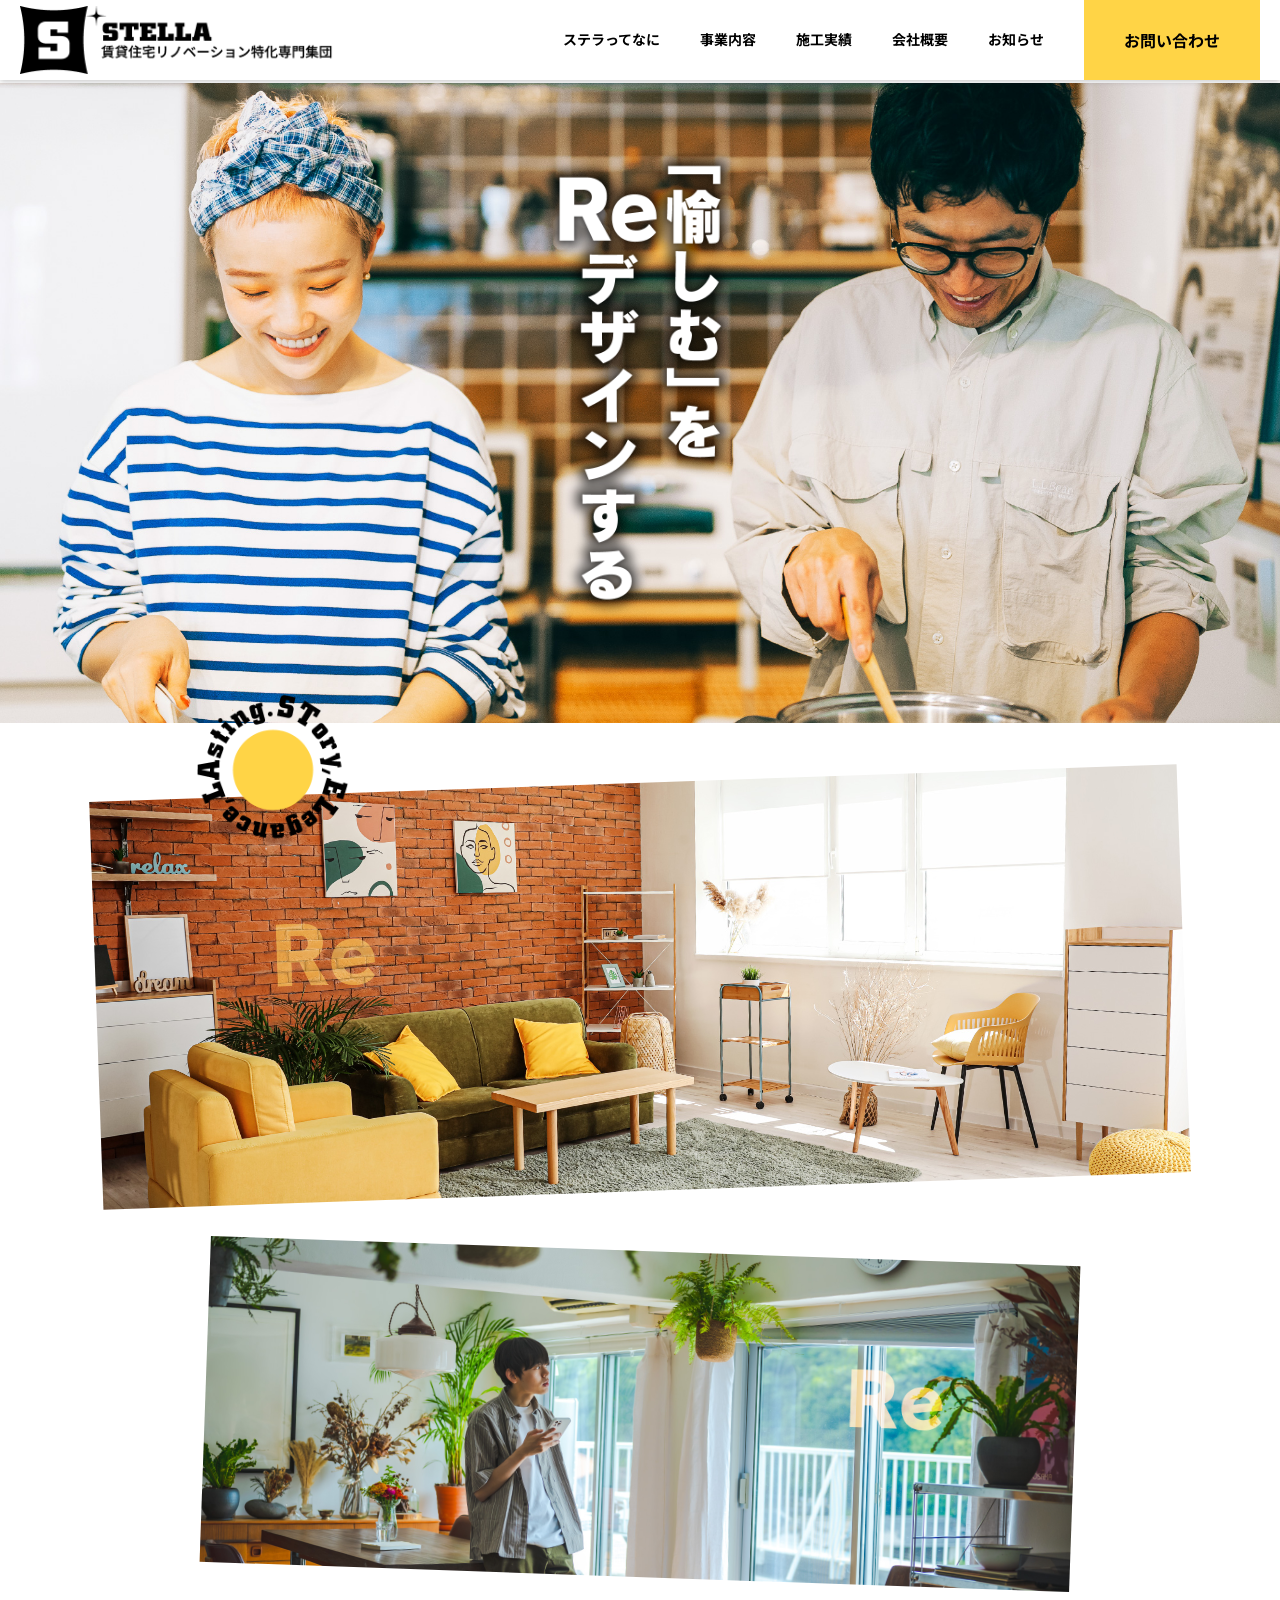
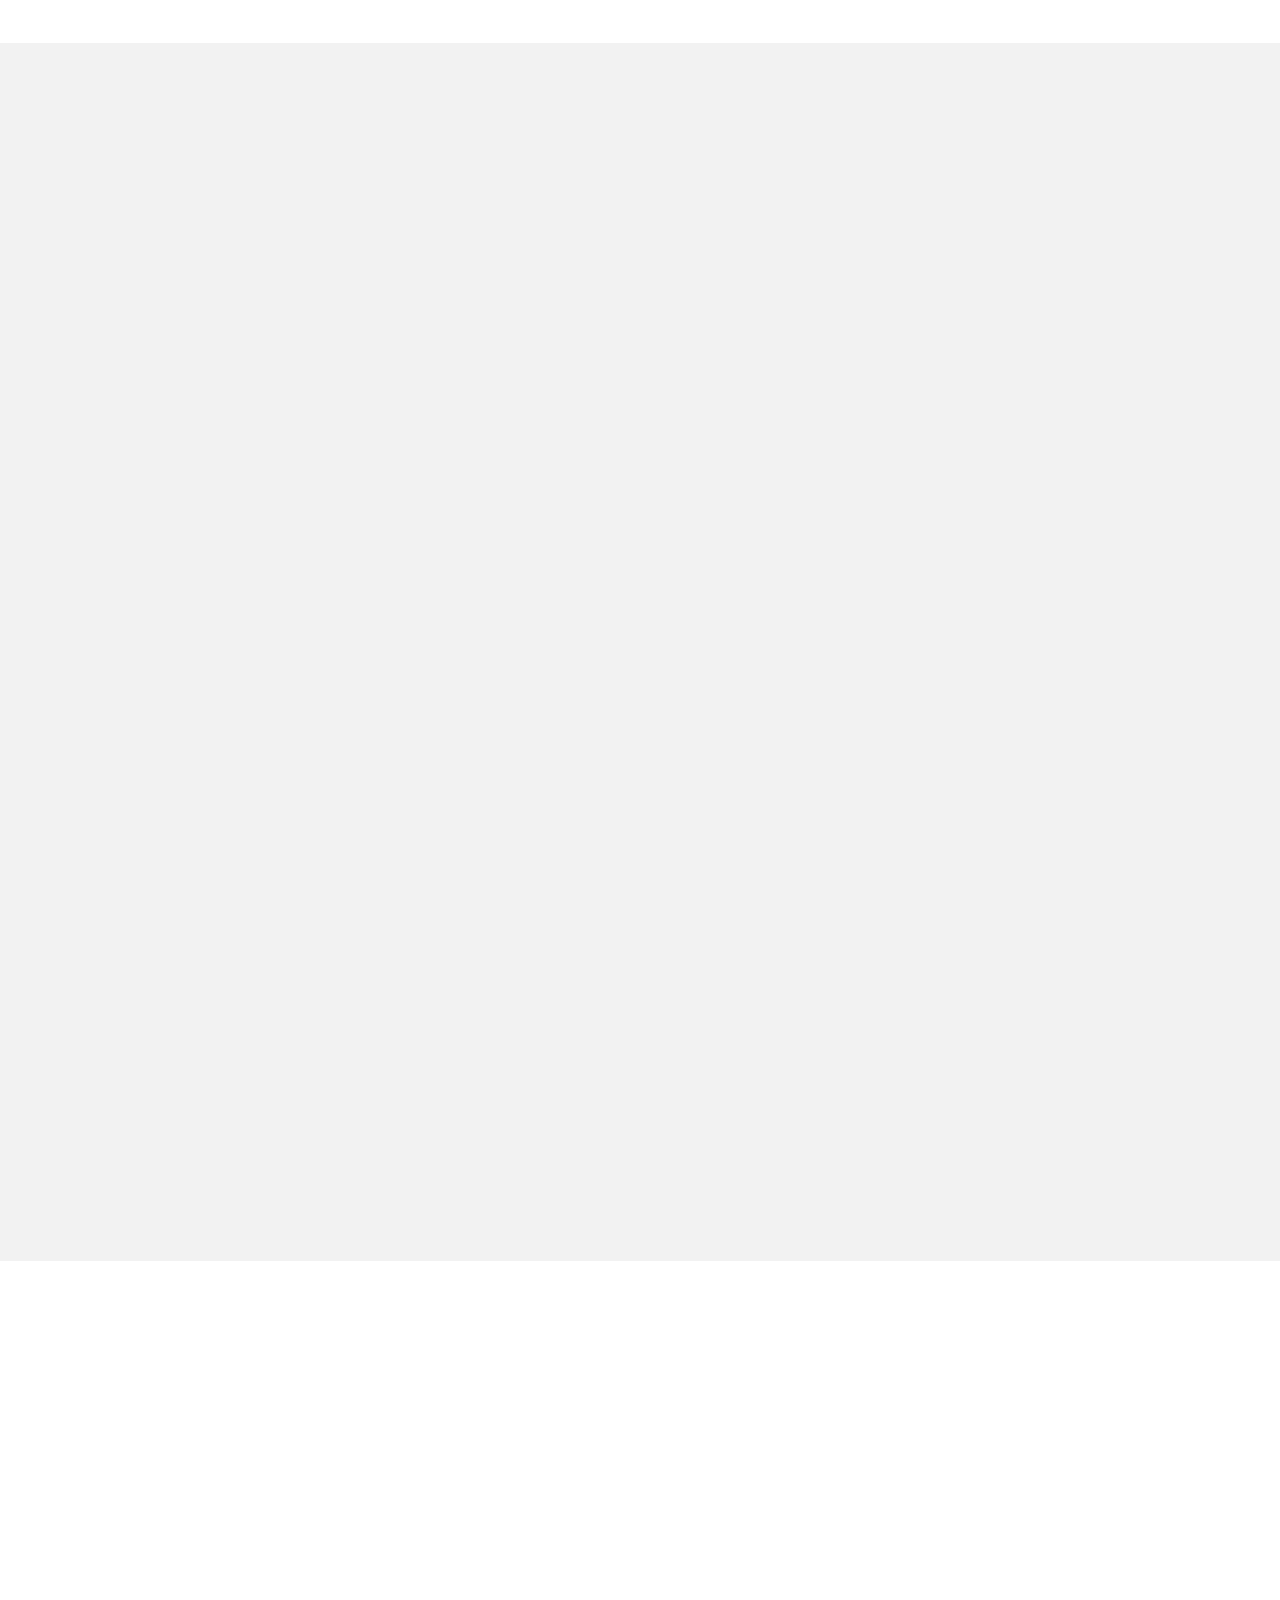
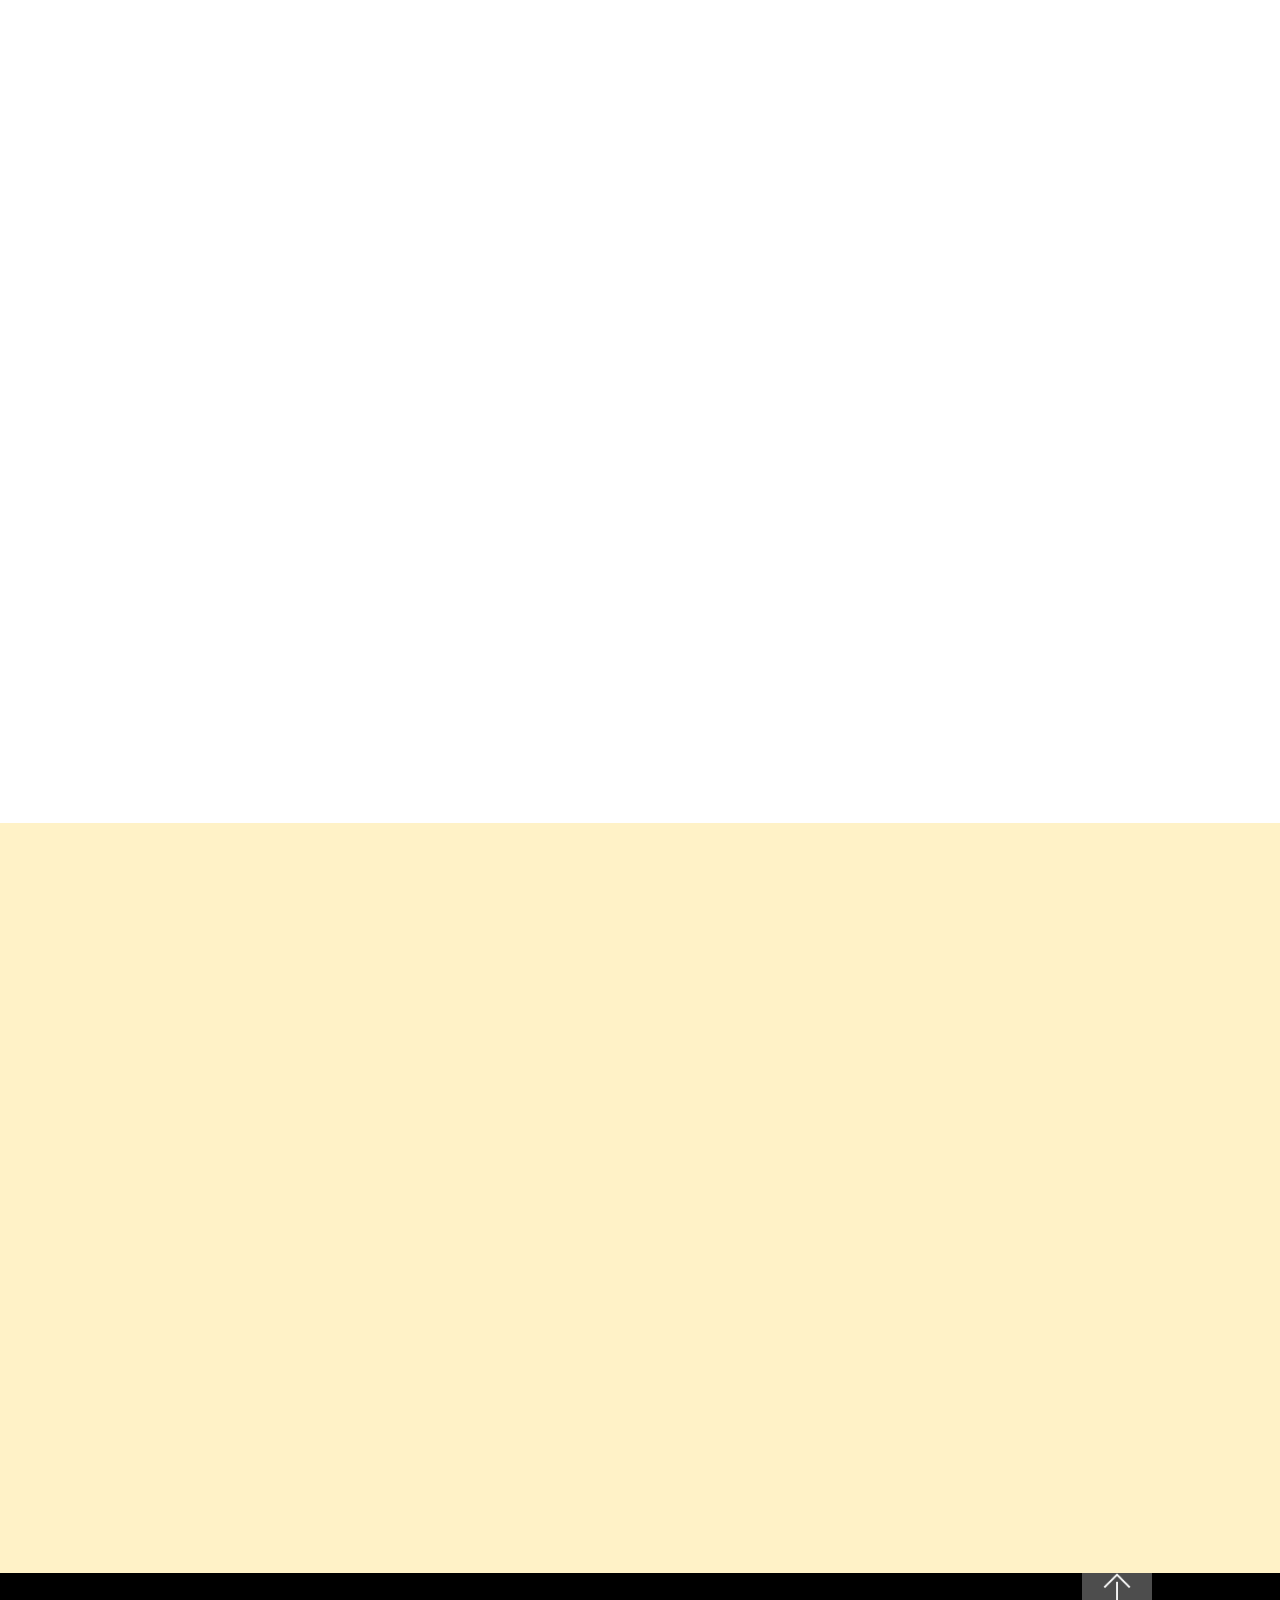
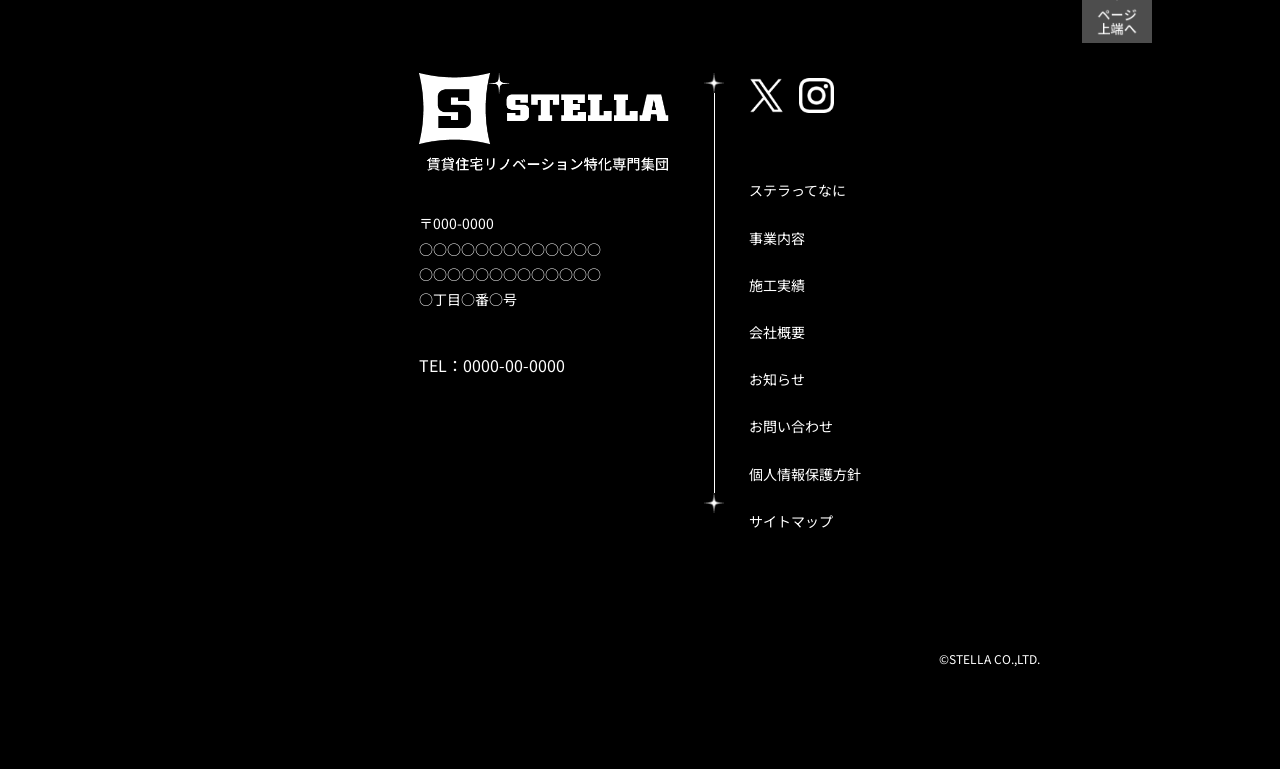
<file: index.html>
<!DOCTYPE html>
<html lang="ja">

<head>
  <meta charset="UTF-8">
  <meta name="viewport" content="width=device-width, initial-scale=1.0">
  <title>STELLA</title>
  <link rel="stylesheet" href="assets/css/slick.css">
  <link rel="stylesheet" href="assets/css/slick-theme.css">
  <link rel="stylesheet" href="assets/css/style.css">
  <link rel="preconnect" href="https://fonts.googleapis.com">
  <link rel="preconnect" href="https://fonts.gstatic.com" crossorigin>
  <link rel="preconnect" href="assets/css/slick.css">
  <link rel="preconnect" href="assets/css/slick-theme.css">
  <link rel="stylesheet" href="assets/fonts/GenJyuuGothic-Medium.css">
  <link rel="stylesheet" href="assets/fonts/GenJyuuGothic-Bold.css">
  <link
    href="https://fonts.googleapis.com/css2?family=Noto+Sans+JP:wght@300;400;500;700&family=Noto+Serif+JP:wght@400;500;700&family=M+PLUS+Rounded+1c:wght@300;400;500;700&family=Sawarabi+Gothic&family=Sawarabi+Mincho&display=swap"
    rel="stylesheet">
  <!-- AOS CSS -->
  <link rel="stylesheet" href="https://unpkg.com/aos@next/dist/aos.css" />
</head>

<body>
  <!-- ヘッダー -->
  <header id="header">
    <div class="container">
      <h1 class="logo">
        <a href="index.html">
          <picture>
            <source srcset="assets/img/index/header_logo-pc.png" media="(max-width: 767px)">
            <img src="assets/img/index/header_logo-pc.png" alt="ロゴマーク">
          </picture>
        </a>
      </h1>
      <nav id="menubar">
        <ul>
          <li><a href="#">ステラってなに</a></li>
          <li><a href="business.html">事業内容</a></li>
          <li><a href="single-works.html">施工実績</a></li>
          <li><a href="company.html">会社概要</a></li>
          <li><a href="#">お知らせ</a></li>
        </ul>
      </nav>
      <div class="header-contact"><a href="#" class="btn btn-contact wsnr">お問い合わせ</a></div>
    </div>
    <div class="hamburger">
      <input type="checkbox" id="menu-toggle">
      <label for="menu-toggle" class="menu-icon">
        <span></span>
        <span></span>
        <span></span>
      </label>
      <nav class="sp-menu">
        <ul>
          <li><a href="business.html">事業内容</a></li>
          <li><a href="single-works.html">施工実績</a></li>
          <li><a href="company.html">会社概要</a></li>
          <li><a href="#">お問い合わせ</a></li>
        </ul>
      </nav>
    </div>
    </div>
  </header>
  <div id="top">
    <!-- メインビジュアル スライダー-->
    <section class="mv">
      <div class="mv-wrap">
        <img src="assets/img/index/mv_area_img1-pc.jpg" alt="トップ画像">
        <h2><img src="assets/img/index/mv_area_txt.png" alt=""></h2>
      </div>
    </section>
    <!--     <section class="mv">
      <div class="mv-slider">
        <div class="mv-wrap">
          <img src="assets/img/index/mv_area-img1-pc.jpg" alt="トップ画像">
          <h2>
            <img src="assets/img/index/mv_area-txt.png" alt="">
          </h2>
        </div>
        <div class="mv-wrap">
          <img src="assets/img/index/mv_area-img2-pc.jpg" alt="トップ画像">
          <h2>
            <img src="assets/img/index/mv_area-txt.png" alt="">
          </h2>
        </div>
        <div class="mv-wrap">
          <img src="assets/img/index/mv_area-img3-pc.jpg" alt="トップ画像">
          <h2>
            <img src="assets/img/index/mv_area-txt.png" alt="">
          </h2>
        </div>
      </div>
    </section> -->
    <main>
      <section class="photo-section">
        <div class="w-85">
          <div class="unit">
            <div class="deco-1" data-aos="fade-up" data-aos-duration="1200"><img src="assets/img/index/deco-1.png"
                alt="">
            </div>
            <div class="back-1"><img src="assets/img/index/photo_area_img1.jpg" alt=""></div>
          </div>
          <div class="w-80">
            <div class="unit">
              <div class="back-2"><img src="assets/img/index/photo_area_img2.jpg" alt="">
                <div class="deco-2" data-aos="fade-up" data-aos-duration="1400"><img src="assets/img/index/deco-1.png"
                    alt="">
                </div>
                <div class="deco-3" data-aos="fade-up" data-aos-duration="1600"><img src="assets/img/index/deco-2.png"
                    alt="">
                </div>
              </div>
            </div>
          </div>
      </section>
      <section class="what-section">
        <div class="inner-1200">
          <div class="ttl-1">
            <img src="assets/img/index/what_ttl.png" alt="" data-aos="fade-up" data-aos-duration="1200">
          </div>
          <div class="unit">
            <img src="assets/img/index/what_detail_txt1.png" alt="" data-aos="fade-up" data-aos-duration="1200">
            <img src="assets/img/index/what_detail_txt2.png" alt="" data-aos="fade-up" data-aos-duration="1200">
          </div>
          <div class="btn-box btn-box--r" data-aos="fade-left" data-aos-duration="1200"><a href="#"
              class="btn btn-more arrow-move">ステラについて詳しく<span class="arrow arrow--line"></span></a></div>
        </div>
      </section>
      <section class="business-section">
        <div class="inner-1200">
          <div class="ttl-1">
            <img src="assets/img/index/business_ttl.png" alt="" data-aos="fade-up" data-aos-duration="1200">
          </div>
          <div class="unit">
            <div class="txt" data-aos="fade-up" data-aos-duration="1200">
              これはダミーテキストです。<br>
              ここに文章が入ります。<br>
              これはダミーテキストです。<br>
              ここに文章が入ります。<br>
              これはダミーテキストです。<br>
              ここに文章が入ります。
            </div>
            <div class="img"><img src="assets/img/index/business_area_img1.png" alt="" data-aos="fade-up"
                data-aos-duration="1600"></div>
          </div>
          <div class="btn-box btn-box--r" data-aos="fade-left" data-aos-duration="1200"><a href="#"
              class="btn btn-more arrow-move">事業内容について詳しく<span class="arrow arrow--line"></span></a></div>
        </div>
      </section>
      <section class="work-section">
        <div class="inner-1200">
          <div class="ttl-1">
            <img src="assets/img/index/work_ttl.png" alt="" data-aos="fade-up" data-aos-duration="1200">
          </div>
        </div>
        <div class="w-90">
          <div class="img"><img src="assets/img/index/work_area_img1.jpg" alt="" data-aos="fade"
              data-aos-duration="1800">
          </div>
        </div>
        <div class="inner-1200">
          <div class="unit">
            <div class="txt">
              <h3 data-aos="fade-up" data-aos-duration="1200">少し不便な高台にある海峡側の窓をパノラマ化したマンション</h3>
              <p data-aos="fade-up" data-aos-duration="1400">ここに文章が入りますここに文章が入りますここに文章が入ります。ここに文章が入
                りますここに文章が入りますここに文章が入ります。ここに文章が入りますここに文
                章が入りますここに文章が入ります。ここに文章が入りますここに文章が入りますこ
                こに文章が入ります。
              </p>
            </div>
          </div>
        </div>
        <div class="inner-1200">
          <div class="btn-box btn-box--r" data-aos="fade-left" data-aos-duration="1200"><a href="single-works.html"
              class="btn btn-more arrow-move">施工実績を詳しく<span class="arrow arrow--line"></span></a></div>
        </div>
  </div>
  </section>
  <section class="news-section">
    <div class="inner-1200">
      <div class="ttl-1">
        <img src="assets/img/index/news_ttl.png" alt="" data-aos="fade-up" data-aos-duration="1200">
      </div>
      <div class="unit">
        <ul class="news-list" data-aos="fade-up" data-aos-duration="1200">
          <li class="news-list__item">
            <a href="#" class="news-list__link arrow-move">
              <time class="news-list__date" datetime="2026-07-24">
                2026.07.24
              </time>
              <span class="news-list__cat">
                タグA
              </span>
              <p class="news-list__ttl">
                お知らせのメインタイトル
              </p>
              <span class="news-list__arrow-box">
                <span class="arrow arrow--line"></span>
              </span>
            </a>
          </li>
          <li class="news-list__item">
            <a href="#" class="news-list__link arrow-move">
              <time class="news-list__date" datetime="2026-07-24">
                2026.07.24
              </time>
              <span class="news-list__cat">
                タグA
              </span>
              <p class="news-list__ttl">
                お知らせのメインタイトル
              </p>
              <span class="news-list__arrow-box">
                <span class="arrow arrow--line"></span>
              </span>
            </a>
          </li>
          <li class="news-list__item">
            <a href="#" class="news-list__link arrow-move">
              <time class="news-list__date" datetime="2026-07-24">
                2026.07.24
              </time>
              <span class="news-list__cat">
                タグA
              </span>
              <p class="news-list__ttl">
                お知らせのメインタイトル
              </p>
              <span class="news-list__arrow-box">
                <span class="arrow arrow--line"></span>
              </span>
            </a>
          </li>
        </ul>
      </div>
      <!-- 一覧ボタン -->
      <div class="btn-box btn-box--r" data-aos="fade-left" data-aos-duration="1200"><a href="#"
          class="btn btn-more arrow-move">お知らせ一覧へ<span class="arrow arrow--line"></span></a></div>
    </div>
  </section>
  </main>
  </div>
  <!--   ここから共通 -->
  <!-- フッター -->
  <footer class="footer">
    <div class="inner-1200">
      <div class="footer__top">
        <a href="#" class="footer__top-btn">
          <img src="assets/img/index/to-top.png" alt="">
        </a>
      </div>
    </div>
    <div class="footer__inner">
      <!-- 左 -->
      <div class="footer__info">
        <h2 class="footer__logo">
          <a href="">
            <picture>
              <source srcset="assets/img/index/footer_logo-pc.png" media="(max-width: 767px)">
              <img src="assets/img/index/footer_logo-pc.png" alt="STELLA">
            </picture>
          </a>
        </h2>
        <p class="footer__address">
          〒000-0000<br>
          ○○○○○○○○○○○○○<br>
          ○○○○○○○○○○○○○<br>
          ○丁目○番○号
        </p>
        <p class="footer__tel">
          TEL：0000-00-0000
        </p>
      </div>
      <!-- 中央 -->
      <div class="footer__decoration">
        <img src="assets/img/index/footer_star.png" alt="" class="footer__star">
        <span class="footer__line"></span>
        <img src="assets/img/index/footer_star.png" alt="" class="footer__star">
      </div>
      <!-- 右 -->
      <div class="footer__link">
        <div class="footer__sns">
          <a href="#" class="footer__sns-link">
            <img src="assets/img/index/footer_x.png" alt="X">
          </a>
          <a href="#" class="footer__sns-link">
            <img src="assets/img/index/footer_insta.png" alt="Instagram">
          </a>
        </div>
        <ul class="footer__links">
          <li>
            <a href="#">ステラってなに</a>
          </li>
          <li>
            <a href="business.html">事業内容</a>
          </li>
          <li>
            <a href="single-works.html">施工実績</a>
          </li>
          <li>
            <a href="company.html">会社概要</a>
          </li>
          <li>
            <a href="#">お知らせ</a>
          </li>
          <li>
            <a href="#">お問い合わせ</a>
          </li>
          <li>
            <a href="#">個人情報保護方針</a>
          </li>
          <li>
            <a href="#">サイトマップ</a>
          </li>
        </ul>
      </div>
    </div>
    <div class="footer__copyright">
      <p class="footer__copyright--in">
        ©STELLA CO.,LTD.
      </p>
    </div>
  </footer>
  <script src="https://code.jquery.com/jquery-3.7.1.min.js"></script>
  <script src="assets/js/slick.js"></script>
  <script src="assets/js/main.js"></script>
  <script src="https://unpkg.com/aos@next/dist/aos.js"></script>
  <script>
    AOS.init();
  </script>
</body>

</html>
</file>
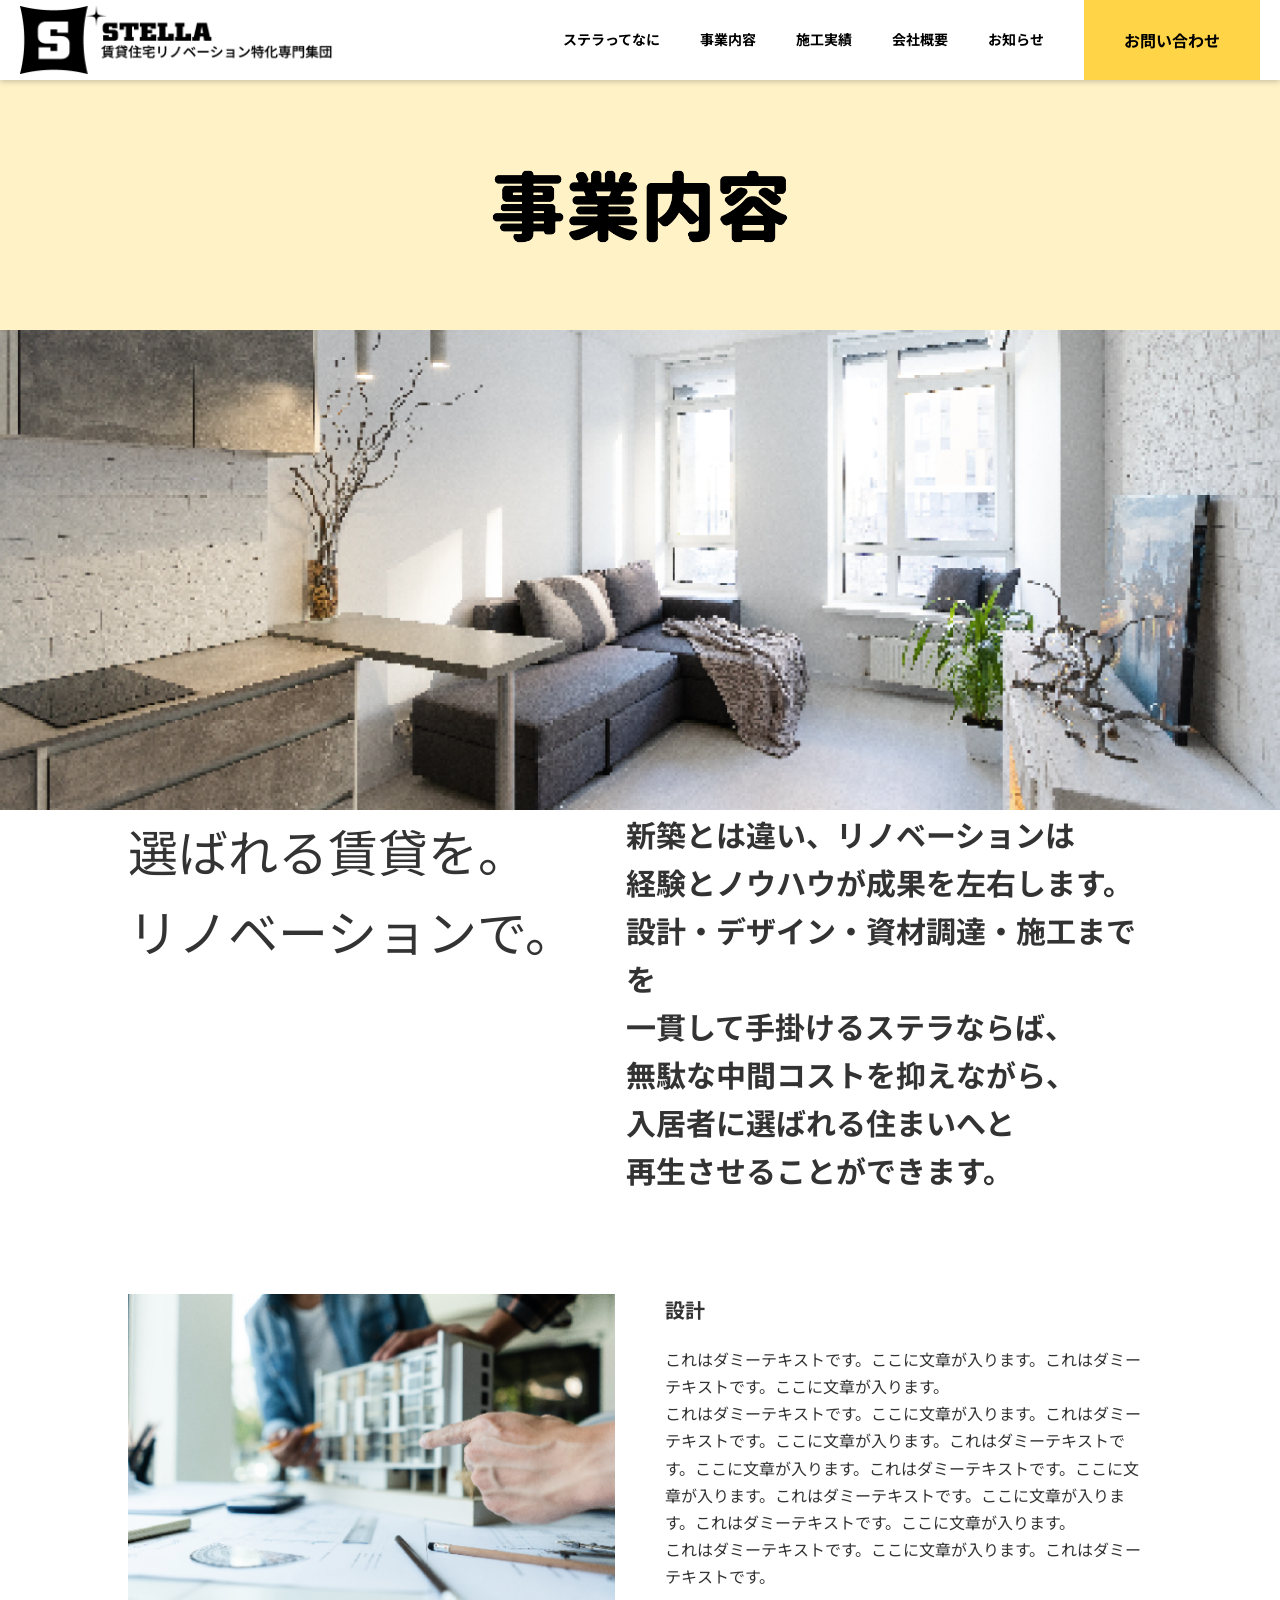
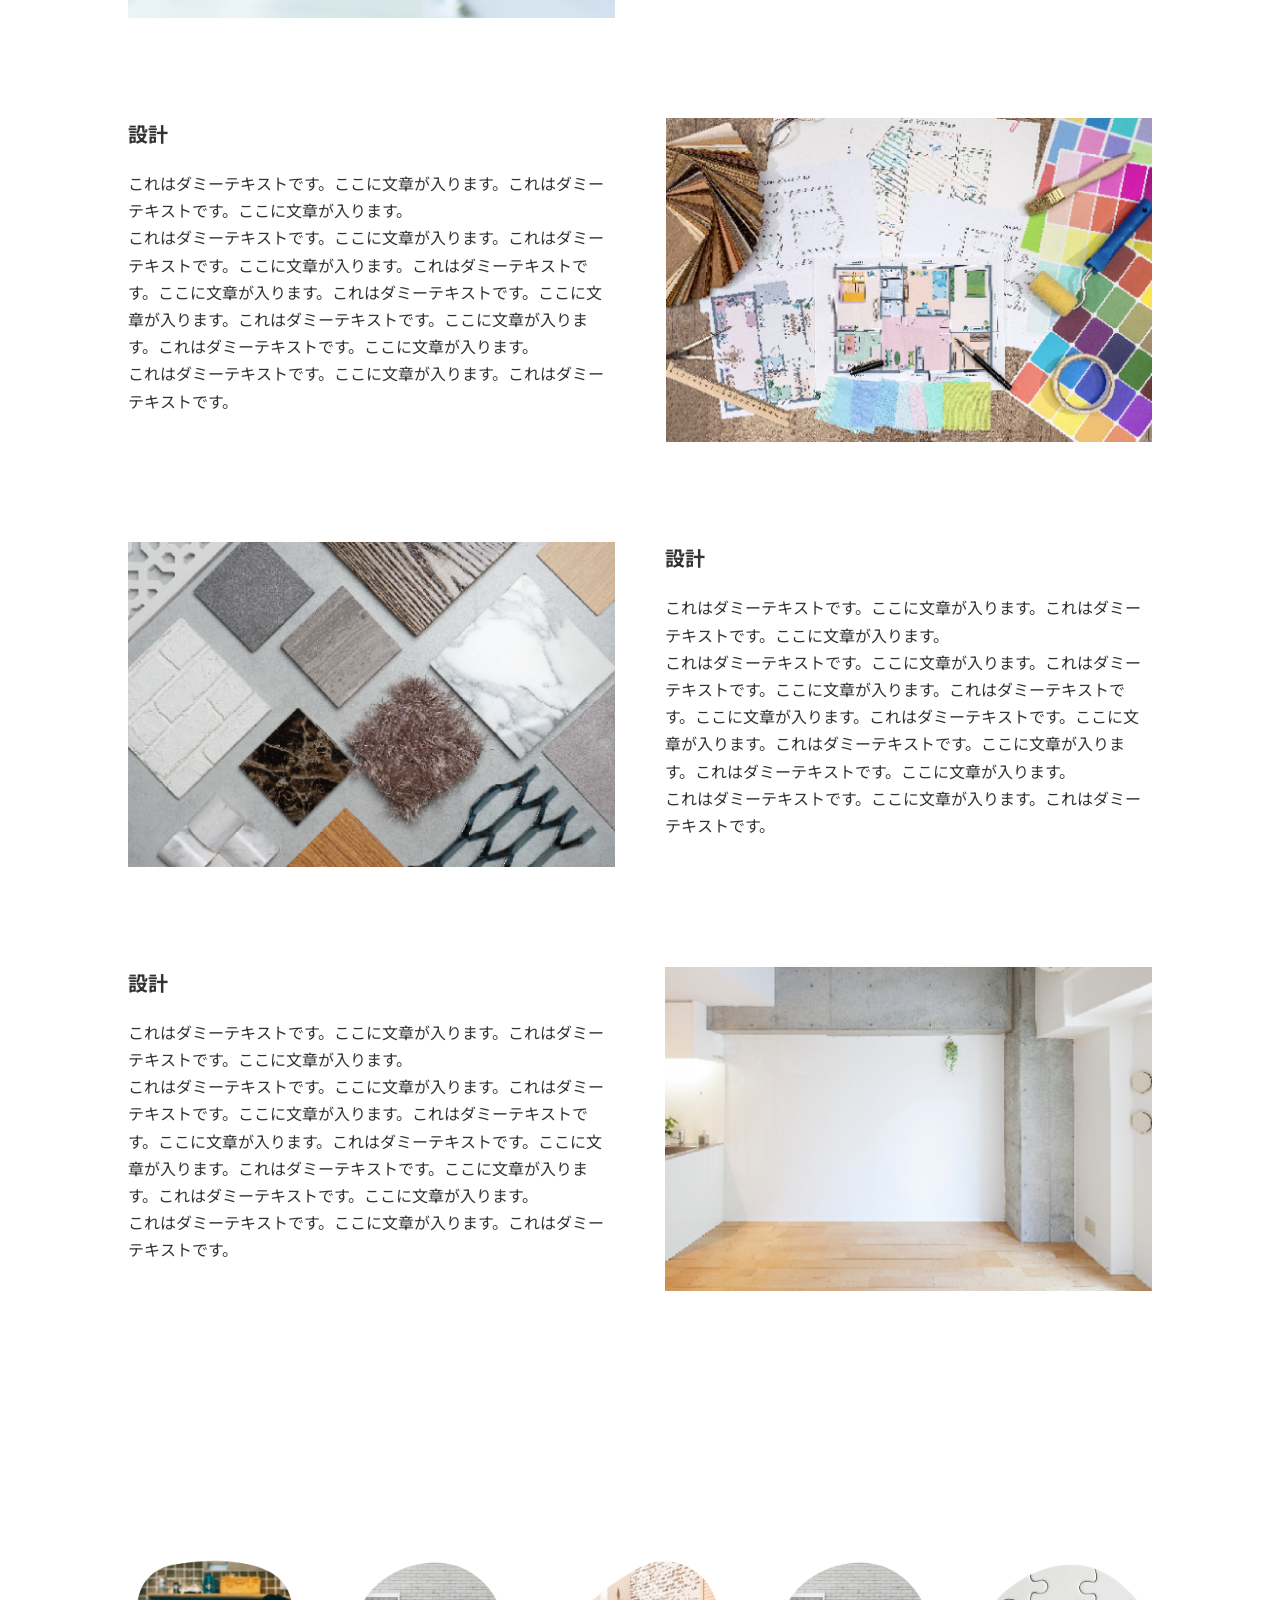
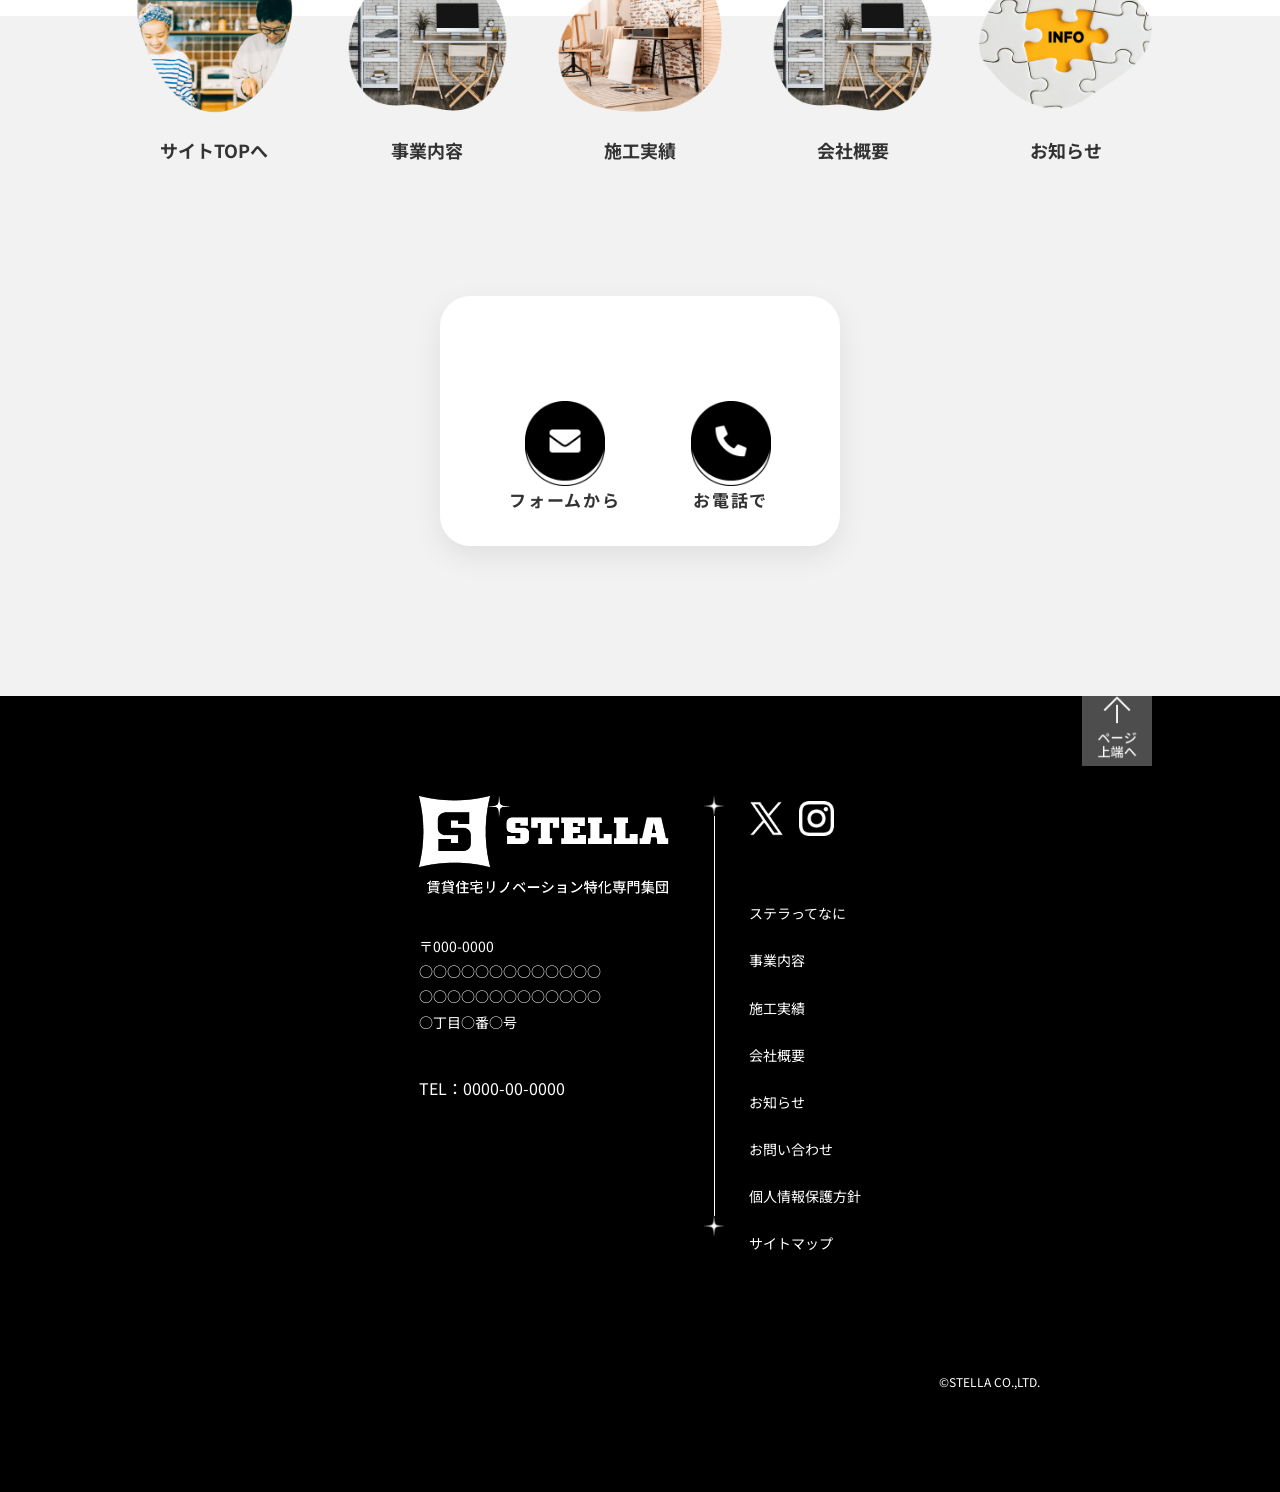
<file: business.html>
<!DOCTYPE html>
<html lang="ja">

<head>
  <meta charset="UTF-8">
  <meta name="viewport" content="width=device-width, initial-scale=1.0">
  <title>STELLA</title>
  <link rel="stylesheet" href="assets/css/slick.css">
  <link rel="stylesheet" href="assets/css/slick-theme.css">
  <link rel="stylesheet" href="assets/css/style.css">
  <link rel="preconnect" href="https://fonts.googleapis.com">
  <link rel="preconnect" href="https://fonts.gstatic.com" crossorigin>
  <link rel="preconnect" href="assets/css/slick.css">
  <link rel="preconnect" href="assets/css/slick-theme.css">
  <link rel="stylesheet" href="assets/fonts/GenJyuuGothic-Medium.css">
  <link rel="stylesheet" href="assets/fonts/GenJyuuGothic-Bold.css">
  <link
    href="https://fonts.googleapis.com/css2?family=Noto+Sans+JP:wght@300;400;500;700&family=Noto+Serif+JP:wght@400;500;700&family=M+PLUS+Rounded+1c:wght@300;400;500;700&family=Sawarabi+Gothic&family=Sawarabi+Mincho&display=swap"
    rel="stylesheet">
  <!-- AOS CSS -->
  <link rel="stylesheet" href="https://unpkg.com/aos@next/dist/aos.css" />
</head>

<body>
  <!-- ヘッダー -->
  <header id="header">
    <div class="container">
      <h1 class="logo">
        <a href="index.html">
          <picture>
            <source srcset="assets/img/index/header_logo-pc.png" media="(max-width: 767px)">
            <img src="assets/img/index/header_logo-pc.png" alt="ロゴマーク">
          </picture>
        </a>
      </h1>
      <nav id="menubar">
        <ul>
          <li><a href="#">ステラってなに</a></li>
          <li><a href="business.html">事業内容</a></li>
          <li><a href="single-works.html">施工実績</a></li>
          <li><a href="company.html">会社概要</a></li>
          <li><a href="#">お知らせ</a></li>
        </ul>
      </nav>
      <div class="header-contact"><a href="#" class="btn btn-contact wsnr">お問い合わせ</a></div>
    </div>
    <div class="hamburger">
      <input type="checkbox" id="menu-toggle">
      <label for="menu-toggle" class="menu-icon">
        <span></span>
        <span></span>
        <span></span>
      </label>
      <nav class="sp-menu">
        <ul>
          <li><a href="business.html">事業内容</a></li>
          <li><a href="single-works.html">施工実績</a></li>
          <li><a href="company.html">会社概要</a></li>
          <li><a href="#">お問い合わせ</a></li>
        </ul>
      </nav>
    </div>
    </div>
  </header>
  <div id="business">
    <!-- キービジュアル -->
    <section class="kv">
      <div class="kv-wrap">
        <div class="page-ttl">
          <h3><img src="assets/img/pages/business_top_ttl.png" alt=""></h3>
        </div>
      </div>
    </section>
    <main>
      <section class="business">

        <div class="business__top">
          <img src="assets/img/pages/business_top.png" alt="">
        </div>

        <div class="inner-1200">
          <div class="business__content">
            <div class="business__content-title">選ばれる賃貸を。<br>リノベーションで。</div>
            <div class="business__content-text">新築とは違い、リノベーションは<br>
              経験とノウハウが成果を左右します。<br>
              設計・デザイン・資材調達・施工までを<br>
              一貫して手掛けるステラならば、<br>
              無駄な中間コストを抑えながら、<br>
              入居者に選ばれる住まいへと<br>
              再生させることができます。
            </div>
          </div>
        </div>



        <div class="inner-1200">
          <div class="business__card">
            <div class="business__card-image"><img src="assets/img/pages/business_card_1.png" alt=""></div>
            <div class="business__card-content">
              <h3 class="business__card-title">設計</h3>
              <p class="business__card-text">
                これはダミーテキストです。ここに文章が入ります。これはダミーテキストです。ここに文章が入ります。<br>これはダミーテキストです。ここに文章が入ります。これはダミーテキストです。ここに文章が入ります。これはダミーテキストです。ここに文章が入ります。これはダミーテキストです。ここに文章が入ります。これはダミーテキストです。ここに文章が入ります。これはダミーテキストです。ここに文章が入ります。<br>これはダミーテキストです。ここに文章が入ります。これはダミーテキストです。
              </p>
            </div>
          </div>

          <div class="business__card business__card--reverse">
            <div class="business__card-image"><img src="assets/img/pages/business_card_2.png" alt=""></div>
            <div class="business__card-content">
              <h3 class="business__card-title">設計</h3>
              <p class="business__card-text">
                これはダミーテキストです。ここに文章が入ります。これはダミーテキストです。ここに文章が入ります。<br>これはダミーテキストです。ここに文章が入ります。これはダミーテキストです。ここに文章が入ります。これはダミーテキストです。ここに文章が入ります。これはダミーテキストです。ここに文章が入ります。これはダミーテキストです。ここに文章が入ります。これはダミーテキストです。ここに文章が入ります。<br>これはダミーテキストです。ここに文章が入ります。これはダミーテキストです。
              </p>
            </div>
          </div>

          <div class="business__card">
            <div class="business__card-image"><img src="assets/img/pages/business_card_3.png" alt=""></div>
            <div class="business__card-content">
              <h3 class="business__card-title">設計</h3>
              <p class="business__card-text">
                これはダミーテキストです。ここに文章が入ります。これはダミーテキストです。ここに文章が入ります。<br>これはダミーテキストです。ここに文章が入ります。これはダミーテキストです。ここに文章が入ります。これはダミーテキストです。ここに文章が入ります。これはダミーテキストです。ここに文章が入ります。これはダミーテキストです。ここに文章が入ります。これはダミーテキストです。ここに文章が入ります。<br>これはダミーテキストです。ここに文章が入ります。これはダミーテキストです。
              </p>
            </div>
          </div>

          <div class="business__card business__card--reverse">
            <div class="business__card-image"><img src="assets/img/pages/business_card_4.png" alt=""></div>
            <div class="business__card-content">
              <h3 class="business__card-title">設計</h3>
              <p class="business__card-text">
                これはダミーテキストです。ここに文章が入ります。これはダミーテキストです。ここに文章が入ります。<br>これはダミーテキストです。ここに文章が入ります。これはダミーテキストです。ここに文章が入ります。これはダミーテキストです。ここに文章が入ります。これはダミーテキストです。ここに文章が入ります。これはダミーテキストです。ここに文章が入ります。これはダミーテキストです。ここに文章が入ります。<br>これはダミーテキストです。ここに文章が入ります。これはダミーテキストです。
              </p>
            </div>
          </div>
        </div>
      </section>





      <section class="redesign">
        <div class="inner-1200">
          <div class="ttl-1">
            <img src="assets/img/pages/redesign_ttl.png" alt="" data-aos="fade-up" data-aos-duration="1200">
          </div>
          <div class="redesign__contents">
            <div class="redesign__list flex">
              <div class="redesign__item flex">
                <a href="index.html">
                  <div class="blob blob01">
                    <img src="assets/img/pages/redesign_top.png" alt="">
                  </div>
                  <p class="redesign__txt">サイトTOPへ</p>
                </a>
              </div>
              <div class="redesign__item flex">
                <a href="#">
                  <div class="blob blob02">
                    <img src="assets/img/pages/redesign_business.png" alt="">
                  </div>
                  <p class="redesign__txt">事業内容</p>
                </a>
              </div>
              <div class="redesign__item flex">
                <a href="single-works.html">
                  <div class="blob blob03">
                    <img src="assets/img/pages/redesign_works.png" alt="">
                  </div>
                  <p class="redesign__txt">施工実績</p>
                </a>
              </div>
              <div class="redesign__item flex">
                <a href="business.html">
                  <div class="blob blob04">
                    <img src="assets/img/pages/redesign_business.png" alt="">
                  </div>
                  <p class="redesign__txt">会社概要</p>
                </a>
              </div>
              <div class="redesign__item flex">
                <a href="#">
                  <div class="blob blob05">
                    <img src="assets/img/pages/redesign_news.png" alt="">
                  </div>
                  <p class="redesign__txt">お知らせ</p>
                </a>
              </div>
            </div>
          </div>
      </section>
      <section class="contact-area">
        <div class="inner-600">
          <div class="contact-area__in">
            <div class="ttl-1">
              <img src="assets/img/pages/contact_ttl.png" alt="" data-aos="fade-up" data-aos-duration="1200">
            </div>
            <div class="contact-area__list flex">
              <div class="contact-area__item flex">
                <a href="#">
                  <img src="assets/img/pages/contact_area_btn-mail.png" alt="">
                  <p>フォームから</p>
                </a>
              </div>
              <div class="contact-area__item flex">
                <a href="tel:0000000000">
                  <img src="assets/img/pages/contact_area_btn-tel.png" alt="">
                  <p>お電話で</p>
                </a>
              </div>
            </div>
          </div>
      </section>
    </main>
  </div>
  <!--   ここから共通 -->
  <!-- フッター -->
  <footer class="footer">
    <div class="inner-1200">
      <div class="footer__top">
        <a href="#" class="footer__top-btn">
          <img src="assets/img/index/to-top.png" alt="">
        </a>
      </div>
    </div>
    <div class="footer__inner">
      <!-- 左 -->
      <div class="footer__info">
        <h2 class="footer__logo">
          <a href="index.html">
            <picture>
              <source srcset="assets/img/index/footer_logo-pc.png" media="(max-width: 767px)">
              <img src="assets/img/index/footer_logo-pc.png" alt="STELLA">
            </picture>
          </a>
        </h2>
        <p class="footer__address">
          〒000-0000<br>
          ○○○○○○○○○○○○○<br>
          ○○○○○○○○○○○○○<br>
          ○丁目○番○号
        </p>
        <p class="footer__tel">
          TEL：0000-00-0000
        </p>
      </div>
      <!-- 中央 -->
      <div class="footer__decoration">
        <img src="assets/img/index/footer_star.png" alt="" class="footer__star">
        <span class="footer__line"></span>
        <img src="assets/img/index/footer_star.png" alt="" class="footer__star">
      </div>
      <!-- 右 -->
      <div class="footer__link">
        <div class="footer__sns">
          <a href="#" class="footer__sns-link">
            <img src="assets/img/index/footer_x.png" alt="X">
          </a>
          <a href="#" class="footer__sns-link">
            <img src="assets/img/index/footer_insta.png" alt="Instagram">
          </a>
        </div>
        <ul class="footer__links">
          <li>
            <a href="#">ステラってなに</a>
          </li>
          <li>
            <a href="#">事業内容</a>
          </li>
          <li>
            <a href="single-works.html">施工実績</a>
          </li>
          <li>
            <a href="business.html">会社概要</a>
          </li>
          <li>
            <a href="#">お知らせ</a>
          </li>
          <li>
            <a href="#">お問い合わせ</a>
          </li>
          <li>
            <a href="#">個人情報保護方針</a>
          </li>
          <li>
            <a href="#">サイトマップ</a>
          </li>
        </ul>
      </div>
    </div>
    <div class="footer__copyright">
      <p class="footer__copyright--in">
        ©STELLA CO.,LTD.
      </p>
    </div>
  </footer>
  <script src="https://code.jquery.com/jquery-3.7.1.min.js"></script>
  <script src="assets/js/slick.js"></script>
  <script src="assets/js/main.js"></script>
  <script src="https://unpkg.com/aos@next/dist/aos.js"></script>
  <script>
    AOS.init();
  </script>
</body>

</html>
</file>
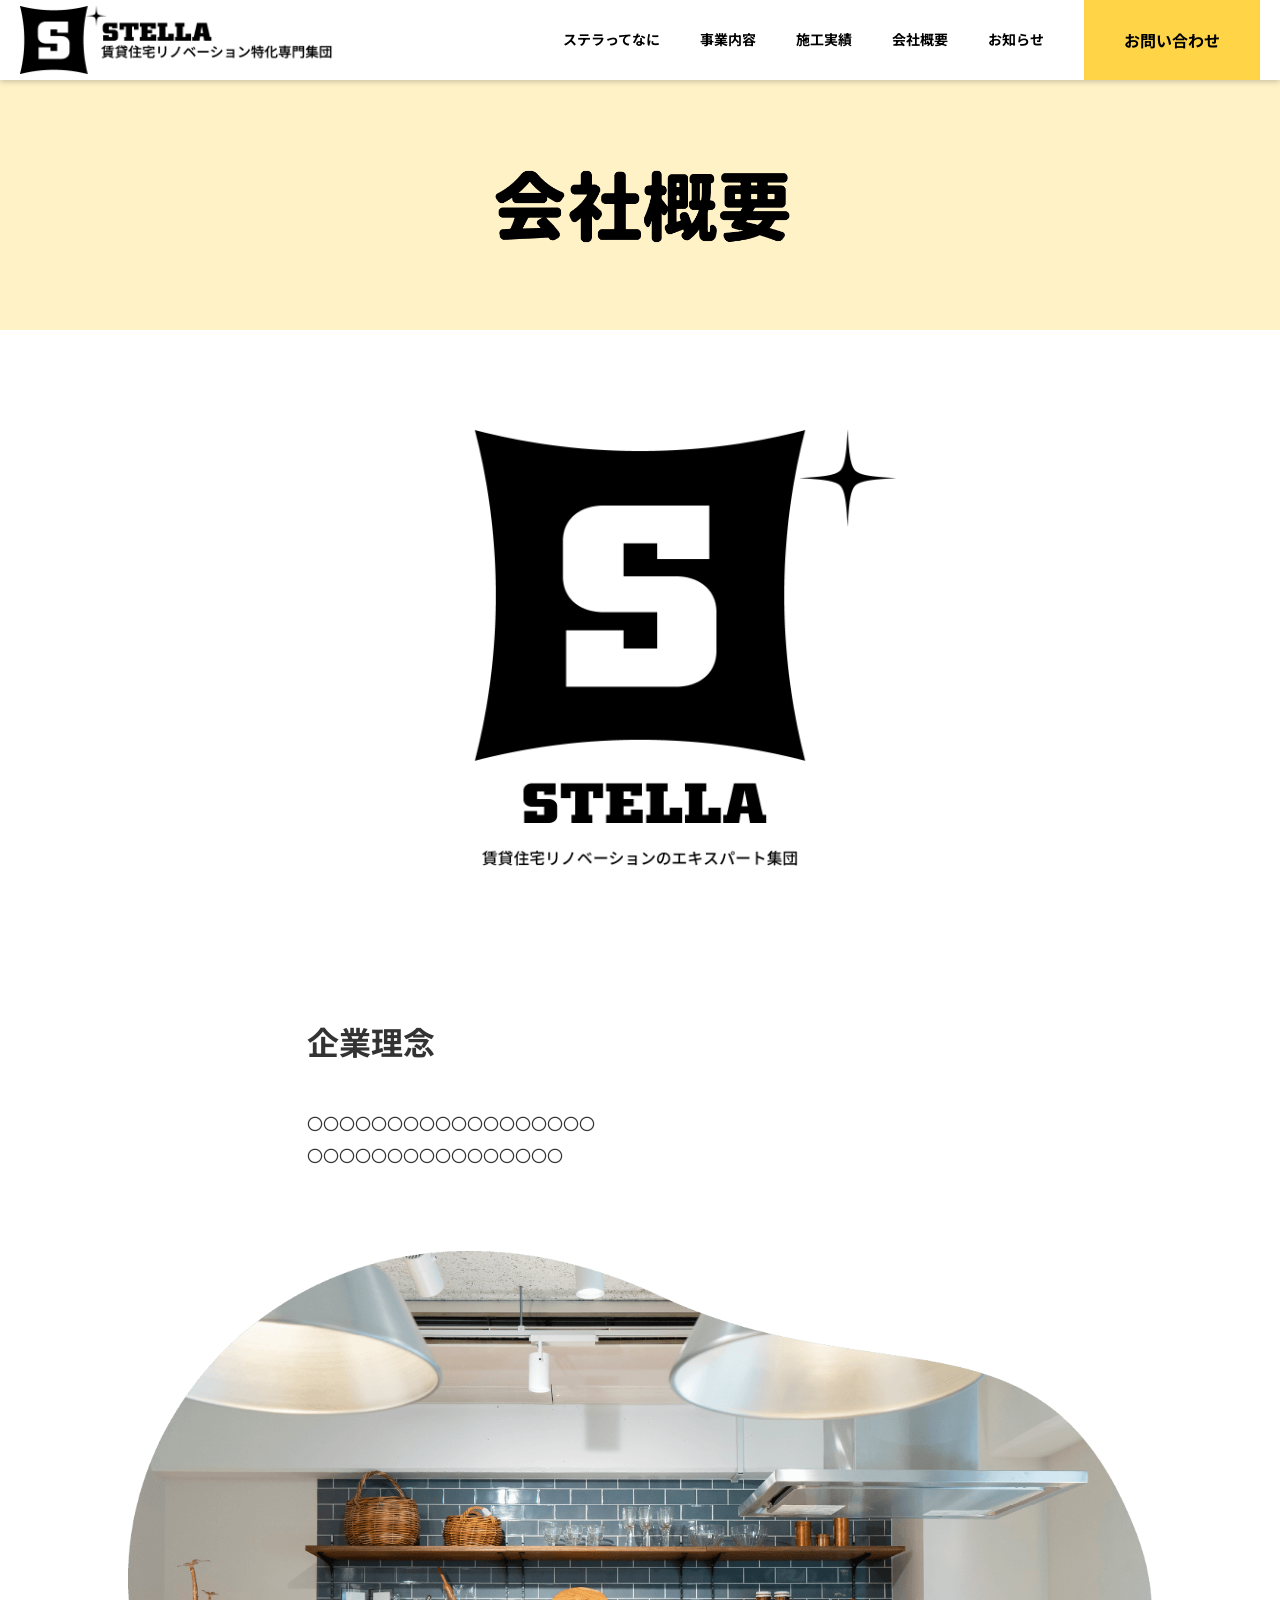
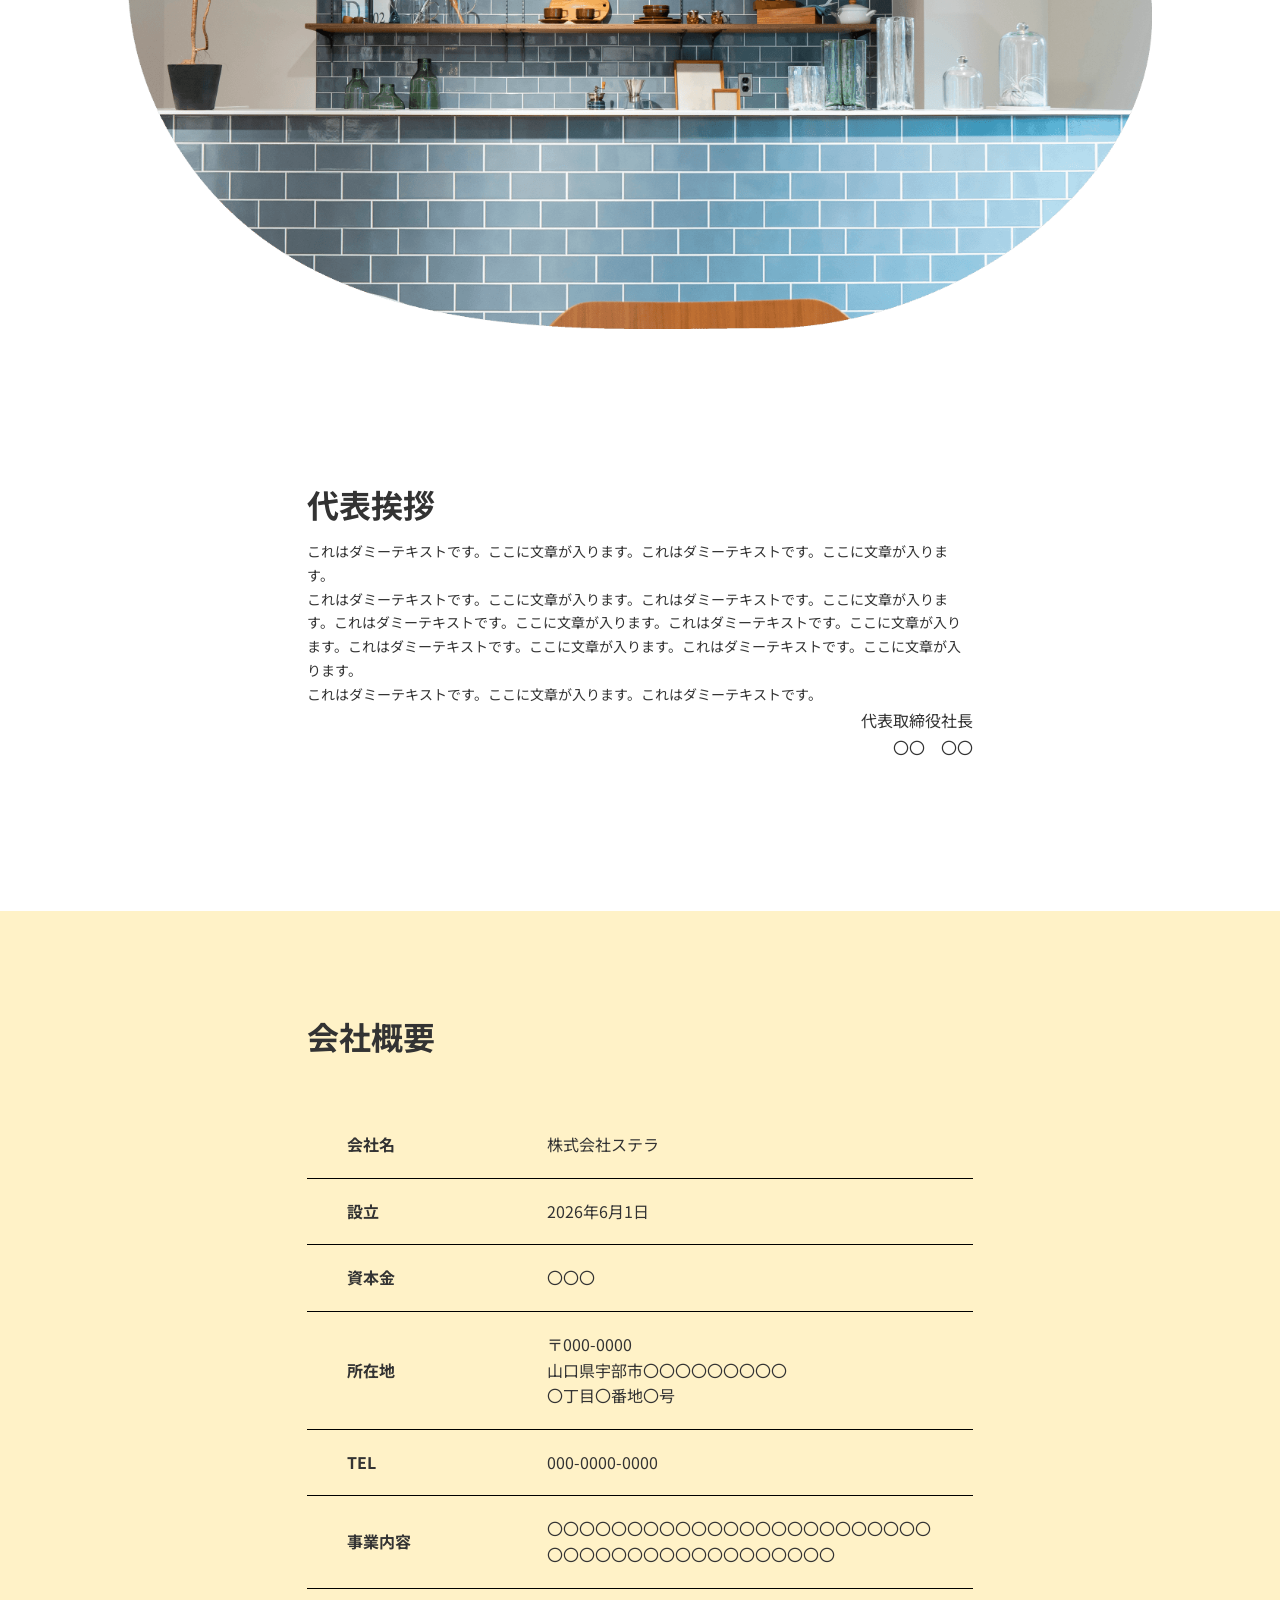
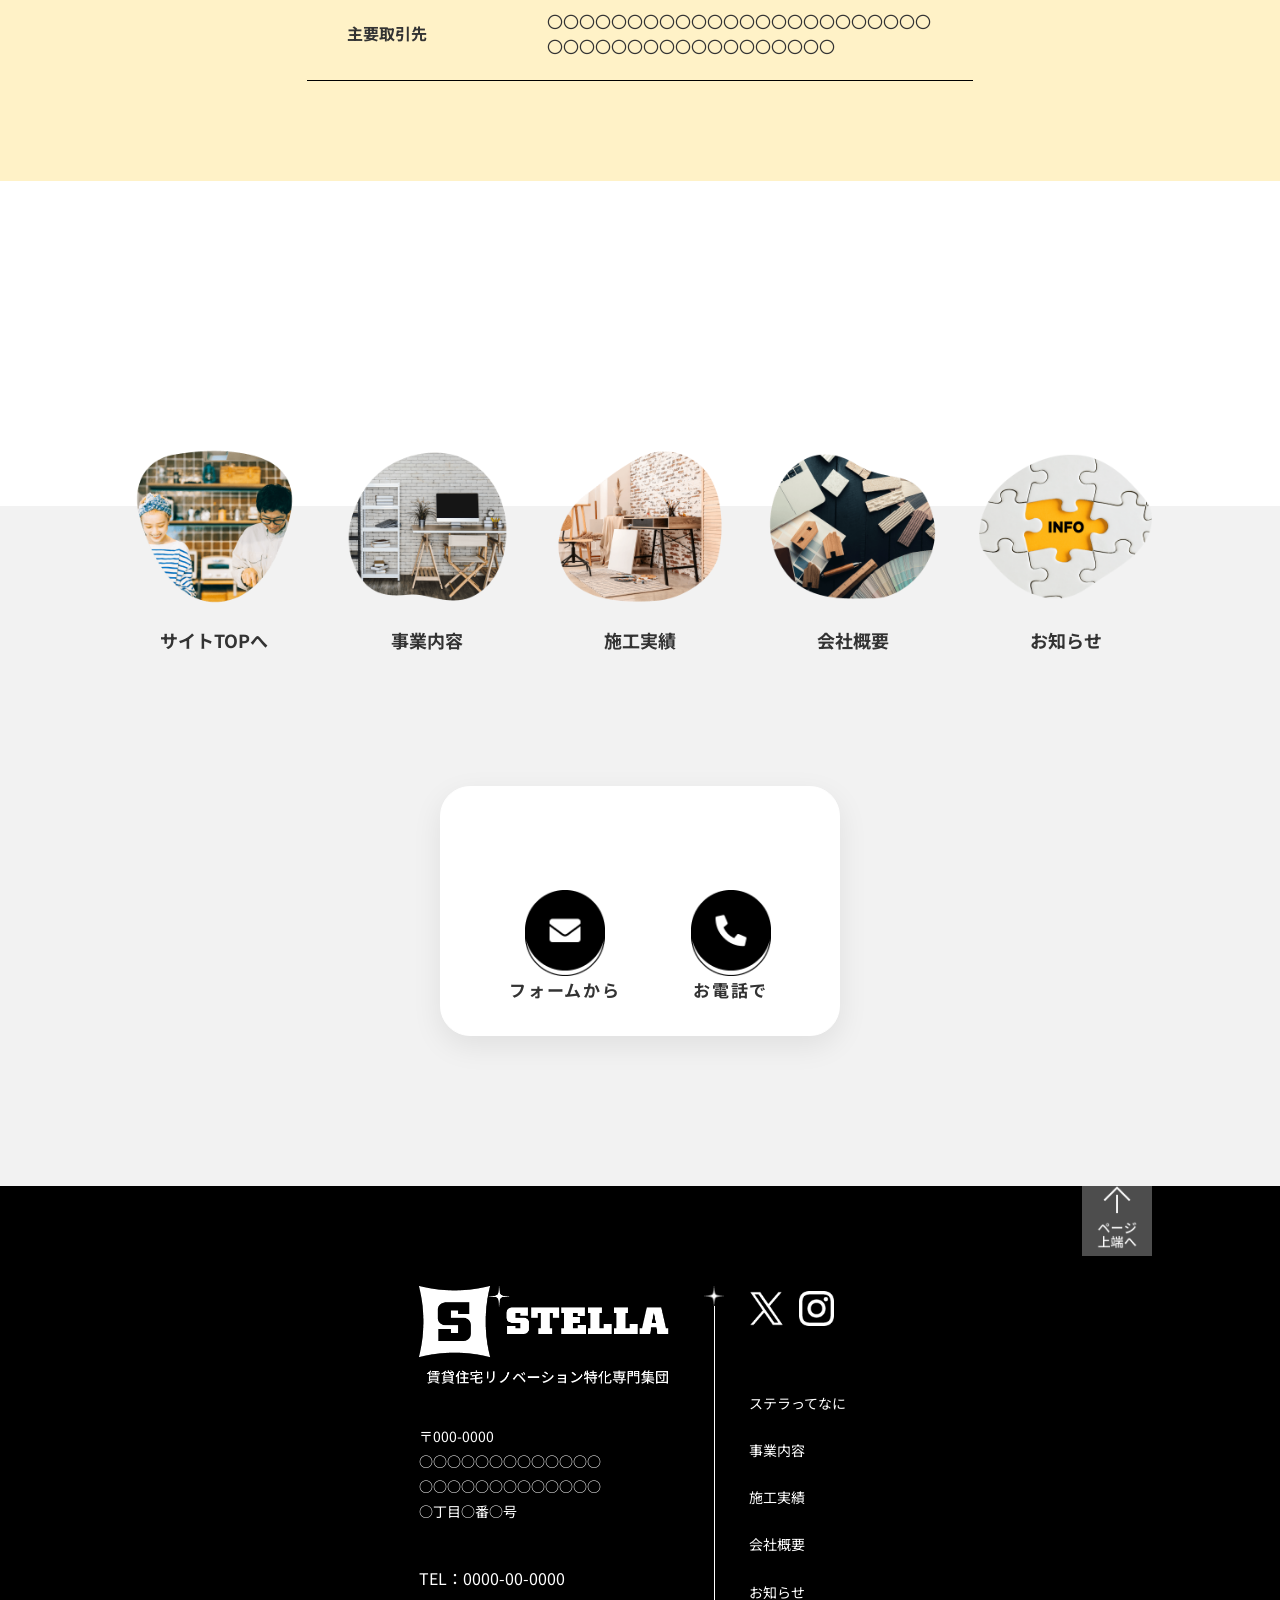
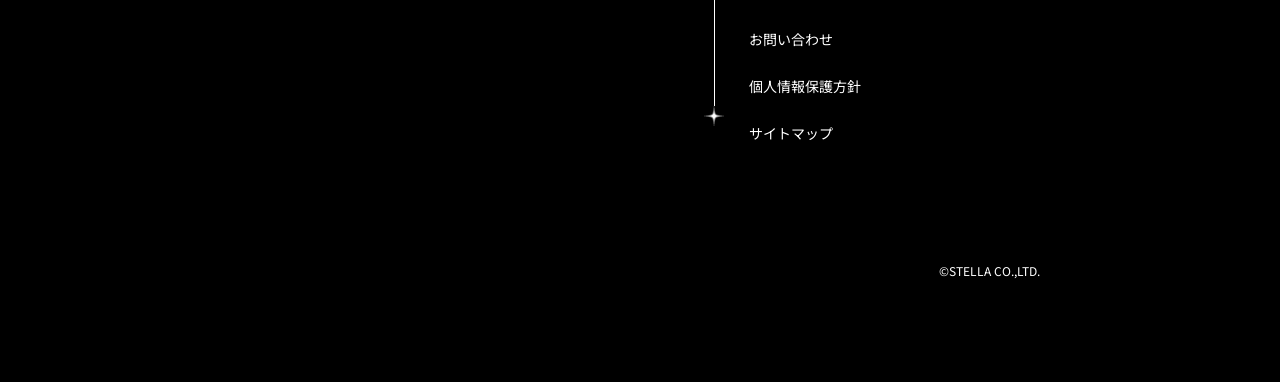
<file: company.html>
<!DOCTYPE html>
<html lang="ja">

<head>
  <meta charset="UTF-8">
  <meta name="viewport" content="width=device-width, initial-scale=1.0">
  <title>STELLA</title>
  <link rel="stylesheet" href="assets/css/slick.css">
  <link rel="stylesheet" href="assets/css/slick-theme.css">
  <link rel="stylesheet" href="assets/css/style.css">
  <link rel="preconnect" href="https://fonts.googleapis.com">
  <link rel="preconnect" href="https://fonts.gstatic.com" crossorigin>
  <link rel="preconnect" href="assets/css/slick.css">
  <link rel="preconnect" href="assets/css/slick-theme.css">
  <link rel="stylesheet" href="assets/fonts/GenJyuuGothic-Medium.css">
  <link rel="stylesheet" href="assets/fonts/GenJyuuGothic-Bold.css">
  <link
    href="https://fonts.googleapis.com/css2?family=Noto+Sans+JP:wght@300;400;500;700&family=Noto+Serif+JP:wght@400;500;700&family=M+PLUS+Rounded+1c:wght@300;400;500;700&family=Sawarabi+Gothic&family=Sawarabi+Mincho&display=swap"
    rel="stylesheet">
  <!-- AOS CSS -->
  <link rel="stylesheet" href="https://unpkg.com/aos@next/dist/aos.css" />
</head>

<body>
  <!-- ヘッダー -->
  <header id="header">
    <div class="container">
      <h1 class="logo">
        <a href="index.html">
          <picture>
            <source srcset="assets/img/index/header_logo-pc.png" media="(max-width: 767px)">
            <img src="assets/img/index/header_logo-pc.png" alt="ロゴマーク">
          </picture>
        </a>
      </h1>
      <nav id="menubar">
        <ul>
          <li><a href="#">ステラってなに</a></li>
          <li><a href="business.html">事業内容</a></li>
          <li><a href="single-works.html">施工実績</a></li>
          <li><a href="company.html">会社概要</a></li>
          <li><a href="#">お知らせ</a></li>
        </ul>
      </nav>
      <div class="header-contact"><a href="#" class="btn btn-contact wsnr">お問い合わせ</a></div>
    </div>
    <div class="hamburger">
      <input type="checkbox" id="menu-toggle">
      <label for="menu-toggle" class="menu-icon">
        <span></span>
        <span></span>
        <span></span>
      </label>
      <nav class="sp-menu">
        <ul>
          <li><a href="business.html">事業内容</a></li>
          <li><a href="single-works.html">施工実績</a></li>
          <li><a href="company.html">会社概要</a></li>
          <li><a href="#">お問い合わせ</a></li>
        </ul>
      </nav>
    </div>
    </div>
  </header>
  <div id="company">
    <!-- キービジュアル -->
    <section class="kv">
      <div class="kv-wrap">
        <div class="page-ttl">
          <h3><img src="assets/img/pages/company_top_ttl.png" alt=""></h3>
        </div>
      </div>
    </section>
    <main>
      <section class="company">
        <div class="inner-1200">
          <div class="company__top">
            <img src="assets/img/pages/company_top.png" alt="">
          </div>



          <div class="company__concept">
            <div class="inner-1000">

              <h3 class="company-title">企業理念</h3>
              <p class="company__concept-desc">
                〇〇〇〇〇〇〇〇〇〇〇〇〇〇〇〇〇〇<br>〇〇〇〇〇〇〇〇〇〇〇〇〇〇〇〇
              </p>

            </div>

            <div class="inner-1200">
              <div class="company__concept-image">
                <div class="deco-1" data-aos="fade-up" data-aos-duration="1200"><img src="assets/img/index/deco-1.png"
                    alt="">
                </div>
                <img src="assets/img/pages/company_concept.png" alt="">

              </div>
            </div>
          </div>






          <div class="company__greeting">
            <div class="inner-1000">
              <div class="company__greeting-wrapper">
                <div class="company__greeting-body">
                  <h3 class="company-title">代表挨拶</h3>
                  <p class="company__greeting-desc">
                    これはダミーテキストです。ここに文章が入ります。これはダミーテキストです。ここに文章が入ります。<br>これはダミーテキストです。ここに文章が入ります。これはダミーテキストです。ここに文章が入ります。これはダミーテキストです。ここに文章が入ります。これはダミーテキストです。ここに文章が入ります。これはダミーテキストです。ここに文章が入ります。これはダミーテキストです。ここに文章が入ります。<br>これはダミーテキストです。ここに文章が入ります。これはダミーテキストです。
                  </p>
                  <p class="company__greeting-image__position">代表取締役社長
                  </p>
                  <p class="company__greeting-image__name">〇〇　〇〇
                  </p>
                </div>
              </div>
            </div>
          </div>
        </div>




        <div class="company__profile">
          <div class="inner-1200">
            <div class="inner-1000">
              <h3 class="company-title">会社概要</h3>
              <table class="company__profile-table">
                <tr>
                  <th>会社名</th>
                  <td>株式会社ステラ</td>
                </tr>
                <tr>
                  <th>設立</th>
                  <td>2026年6月1日</td>
                </tr>
                <tr>
                  <th>資本金</th>
                  <td>〇〇〇</td>
                </tr>
                <tr>
                  <th>所在地</th>
                  <td>〒000-0000<br>
                    山口県宇部市〇〇〇〇〇〇〇〇〇<br>
                    〇丁目〇番地〇号
                  </td>
                </tr>
                <tr>
                  <th>TEL</th>
                  <td>000-0000-0000</td>
                </tr>
                <tr>
                  <th>事業内容</th>
                  <td>〇〇〇〇〇〇〇〇〇〇〇〇〇〇〇〇〇〇〇〇〇〇〇〇〇〇〇〇〇〇〇〇〇〇〇〇〇〇〇〇〇〇</td>
                </tr>
                <tr>
                  <th>主要取引先</th>
                  <td>〇〇〇〇〇〇〇〇〇〇〇〇〇〇〇〇〇〇〇〇〇〇〇〇〇〇〇〇〇〇〇〇〇〇〇〇〇〇〇〇〇〇</td>
                </tr>

              </table>
            </div>
          </div>
        </div>


      </section>





      <section class="redesign">
        <div class="inner-1200">
          <div class="ttl-1">
            <img src="assets/img/pages/redesign_ttl.png" alt="" data-aos="fade-up" data-aos-duration="1200">
          </div>
          <div class="redesign__contents">
            <div class="redesign__list flex">
              <div class="redesign__item flex">
                <a href="index.html">
                  <div class="blob blob01">
                    <img src="assets/img/pages/redesign_top.png" alt="">
                  </div>
                  <p class="redesign__txt">サイトTOPへ</p>
                </a>
              </div>
              <div class="redesign__item flex">
                <a href="#">
                  <div class="blob blob02">
                    <img src="assets/img/pages/redesign_business.png" alt="">
                  </div>
                  <p class="redesign__txt">事業内容</p>
                </a>
              </div>
              <div class="redesign__item flex">
                <a href="single-works.html">
                  <div class="blob blob03">
                    <img src="assets/img/pages/redesign_works.png" alt="">
                  </div>
                  <p class="redesign__txt">施工実績</p>
                </a>
              </div>
              <div class="redesign__item flex">
                <a href="company.html">
                  <div class="blob blob04">
                    <img src="assets/img/pages/redesign_company.png" alt="">
                  </div>
                  <p class="redesign__txt">会社概要</p>
                </a>
              </div>
              <div class="redesign__item flex">
                <a href="#">
                  <div class="blob blob05">
                    <img src="assets/img/pages/redesign_news.png" alt="">
                  </div>
                  <p class="redesign__txt">お知らせ</p>
                </a>
              </div>
            </div>
          </div>
      </section>
      <section class="contact-area">
        <div class="inner-600">
          <div class="contact-area__in">
            <div class="ttl-1">
              <img src="assets/img/pages/contact_ttl.png" alt="" data-aos="fade-up" data-aos-duration="1200">
            </div>
            <div class="contact-area__list flex">
              <div class="contact-area__item flex">
                <a href="#">
                  <img src="assets/img/pages/contact_area_btn-mail.png" alt="">
                  <p>フォームから</p>
                </a>
              </div>
              <div class="contact-area__item flex">
                <a href="tel:0000000000">
                  <img src="assets/img/pages/contact_area_btn-tel.png" alt="">
                  <p>お電話で</p>
                </a>
              </div>
            </div>
          </div>
      </section>
    </main>
  </div>
  <!--   ここから共通 -->
  <!-- フッター -->
  <footer class="footer">
    <div class="inner-1200">
      <div class="footer__top">
        <a href="#" class="footer__top-btn">
          <img src="assets/img/index/to-top.png" alt="">
        </a>
      </div>
    </div>
    <div class="footer__inner">
      <!-- 左 -->
      <div class="footer__info">
        <h2 class="footer__logo">
          <a href="index.html">
            <picture>
              <source srcset="assets/img/index/footer_logo-pc.png" media="(max-width: 767px)">
              <img src="assets/img/index/footer_logo-pc.png" alt="STELLA">
            </picture>
          </a>
        </h2>
        <p class="footer__address">
          〒000-0000<br>
          ○○○○○○○○○○○○○<br>
          ○○○○○○○○○○○○○<br>
          ○丁目○番○号
        </p>
        <p class="footer__tel">
          TEL：0000-00-0000
        </p>
      </div>
      <!-- 中央 -->
      <div class="footer__decoration">
        <img src="assets/img/index/footer_star.png" alt="" class="footer__star">
        <span class="footer__line"></span>
        <img src="assets/img/index/footer_star.png" alt="" class="footer__star">
      </div>
      <!-- 右 -->
      <div class="footer__link">
        <div class="footer__sns">
          <a href="#" class="footer__sns-link">
            <img src="assets/img/index/footer_x.png" alt="X">
          </a>
          <a href="#" class="footer__sns-link">
            <img src="assets/img/index/footer_insta.png" alt="Instagram">
          </a>
        </div>
        <ul class="footer__links">
          <li>
            <a href="#">ステラってなに</a>
          </li>
          <li>
            <a href="#">事業内容</a>
          </li>
          <li>
            <a href="single-works.html">施工実績</a>
          </li>
          <li>
            <a href="company.html">会社概要</a>
          </li>
          <li>
            <a href="#">お知らせ</a>
          </li>
          <li>
            <a href="#">お問い合わせ</a>
          </li>
          <li>
            <a href="#">個人情報保護方針</a>
          </li>
          <li>
            <a href="#">サイトマップ</a>
          </li>
        </ul>
      </div>
    </div>
    <div class="footer__copyright">
      <p class="footer__copyright--in">
        ©STELLA CO.,LTD.
      </p>
    </div>
  </footer>
  <script src="https://code.jquery.com/jquery-3.7.1.min.js"></script>
  <script src="assets/js/slick.js"></script>
  <script src="assets/js/main.js"></script>
  <script src="https://unpkg.com/aos@next/dist/aos.js"></script>
  <script>
    AOS.init();
  </script>
</body>

</html>
</file>
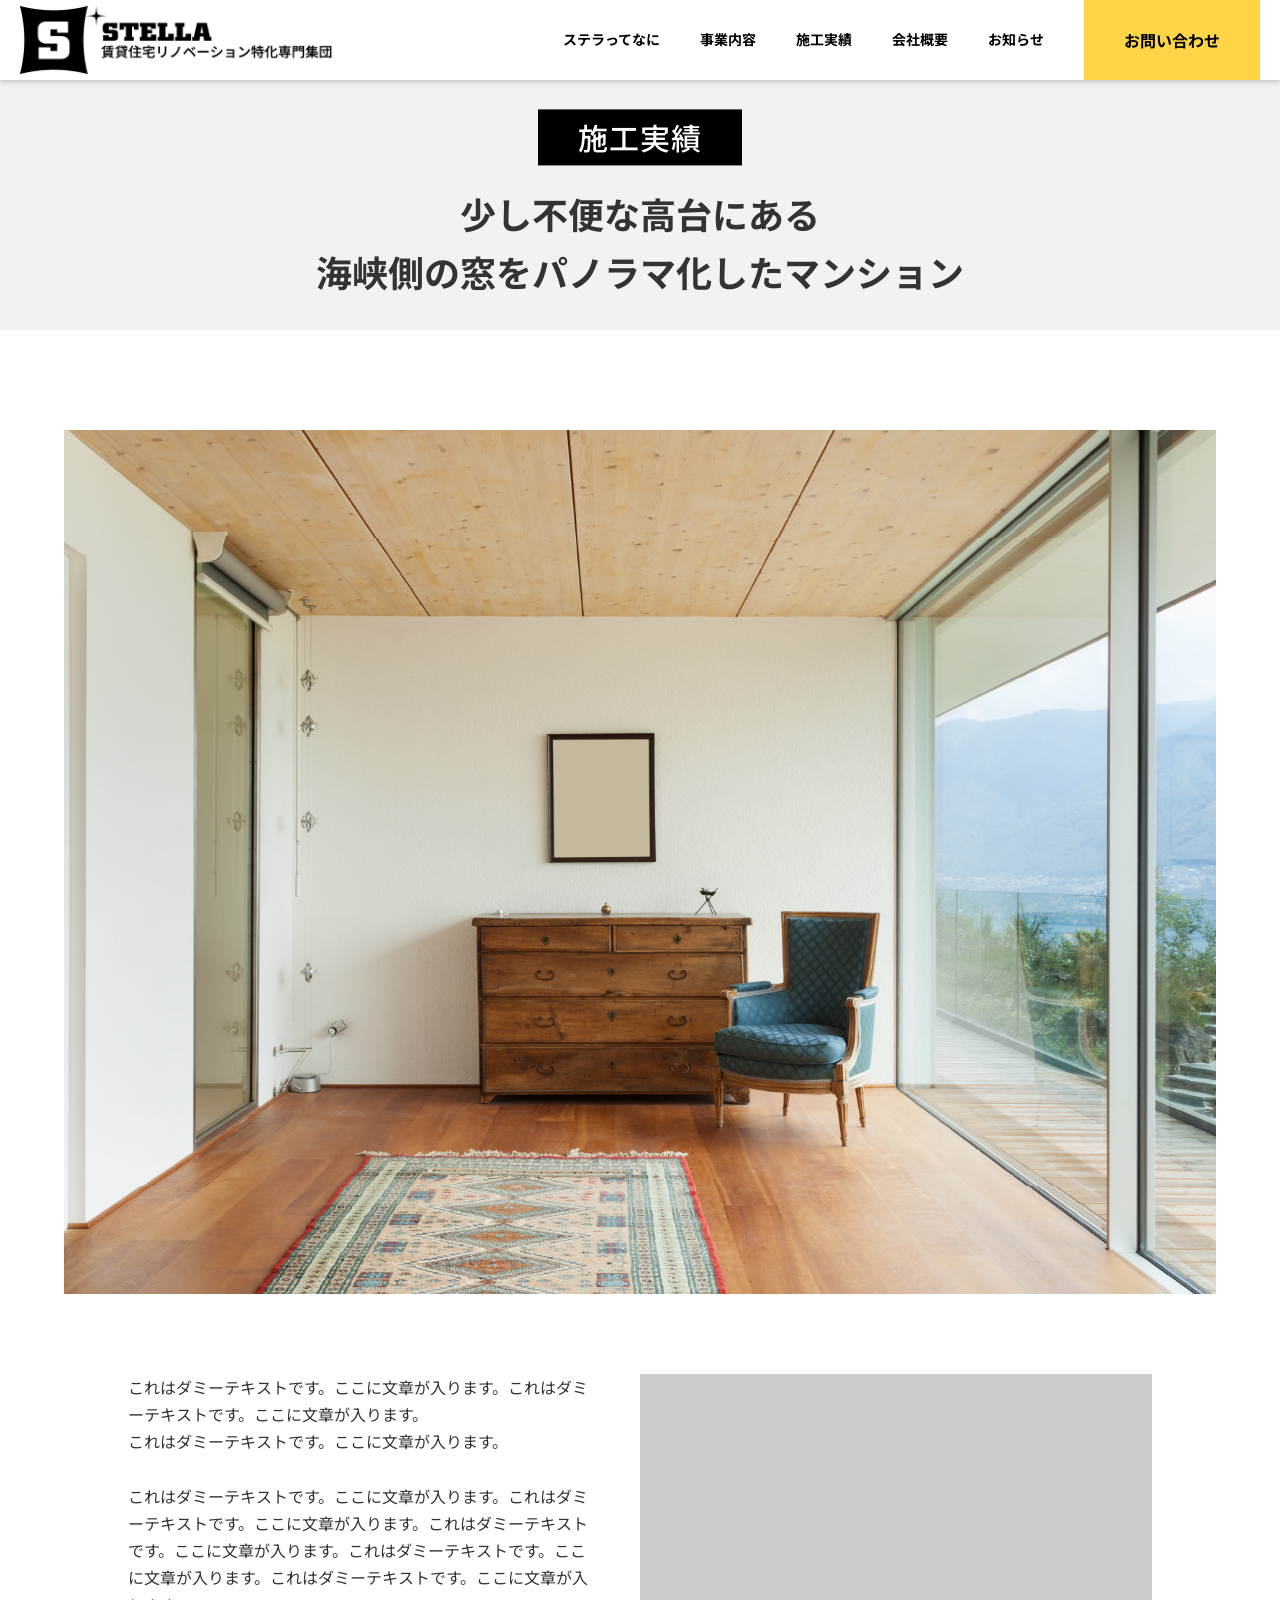
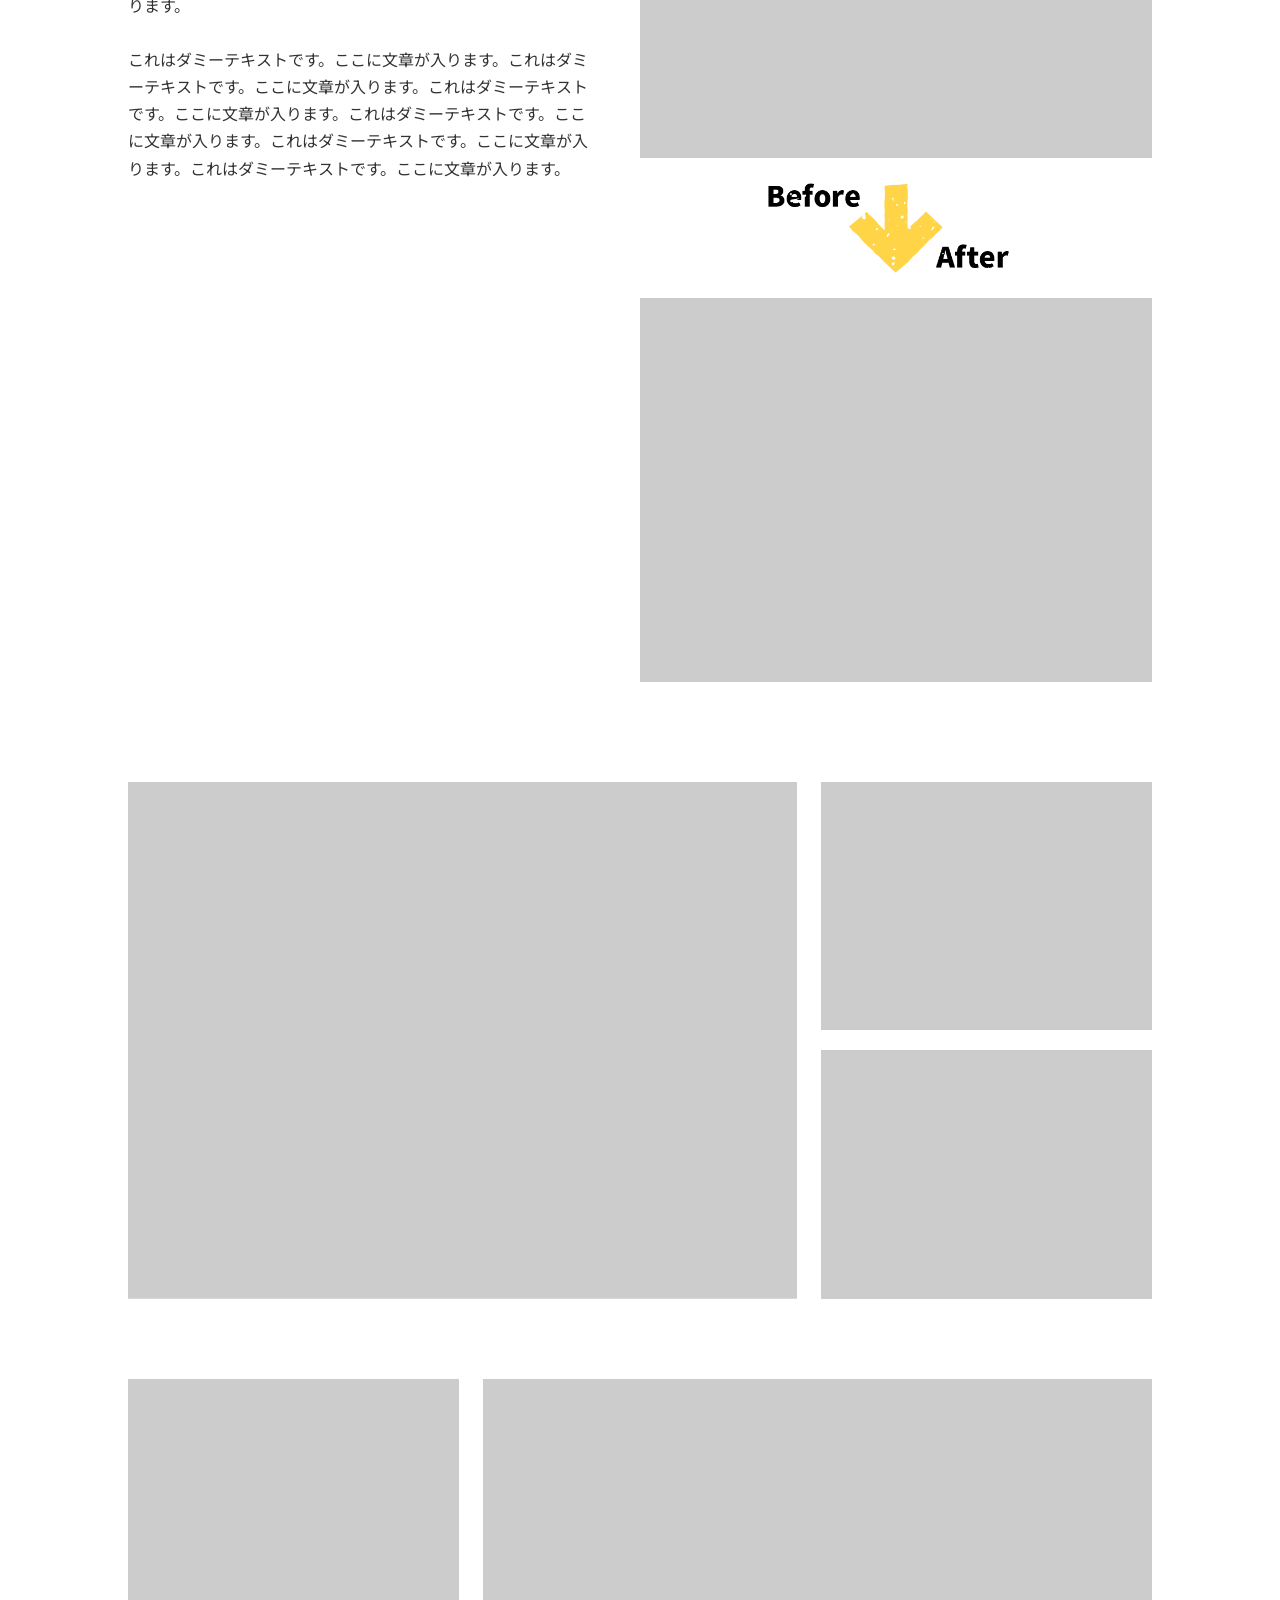
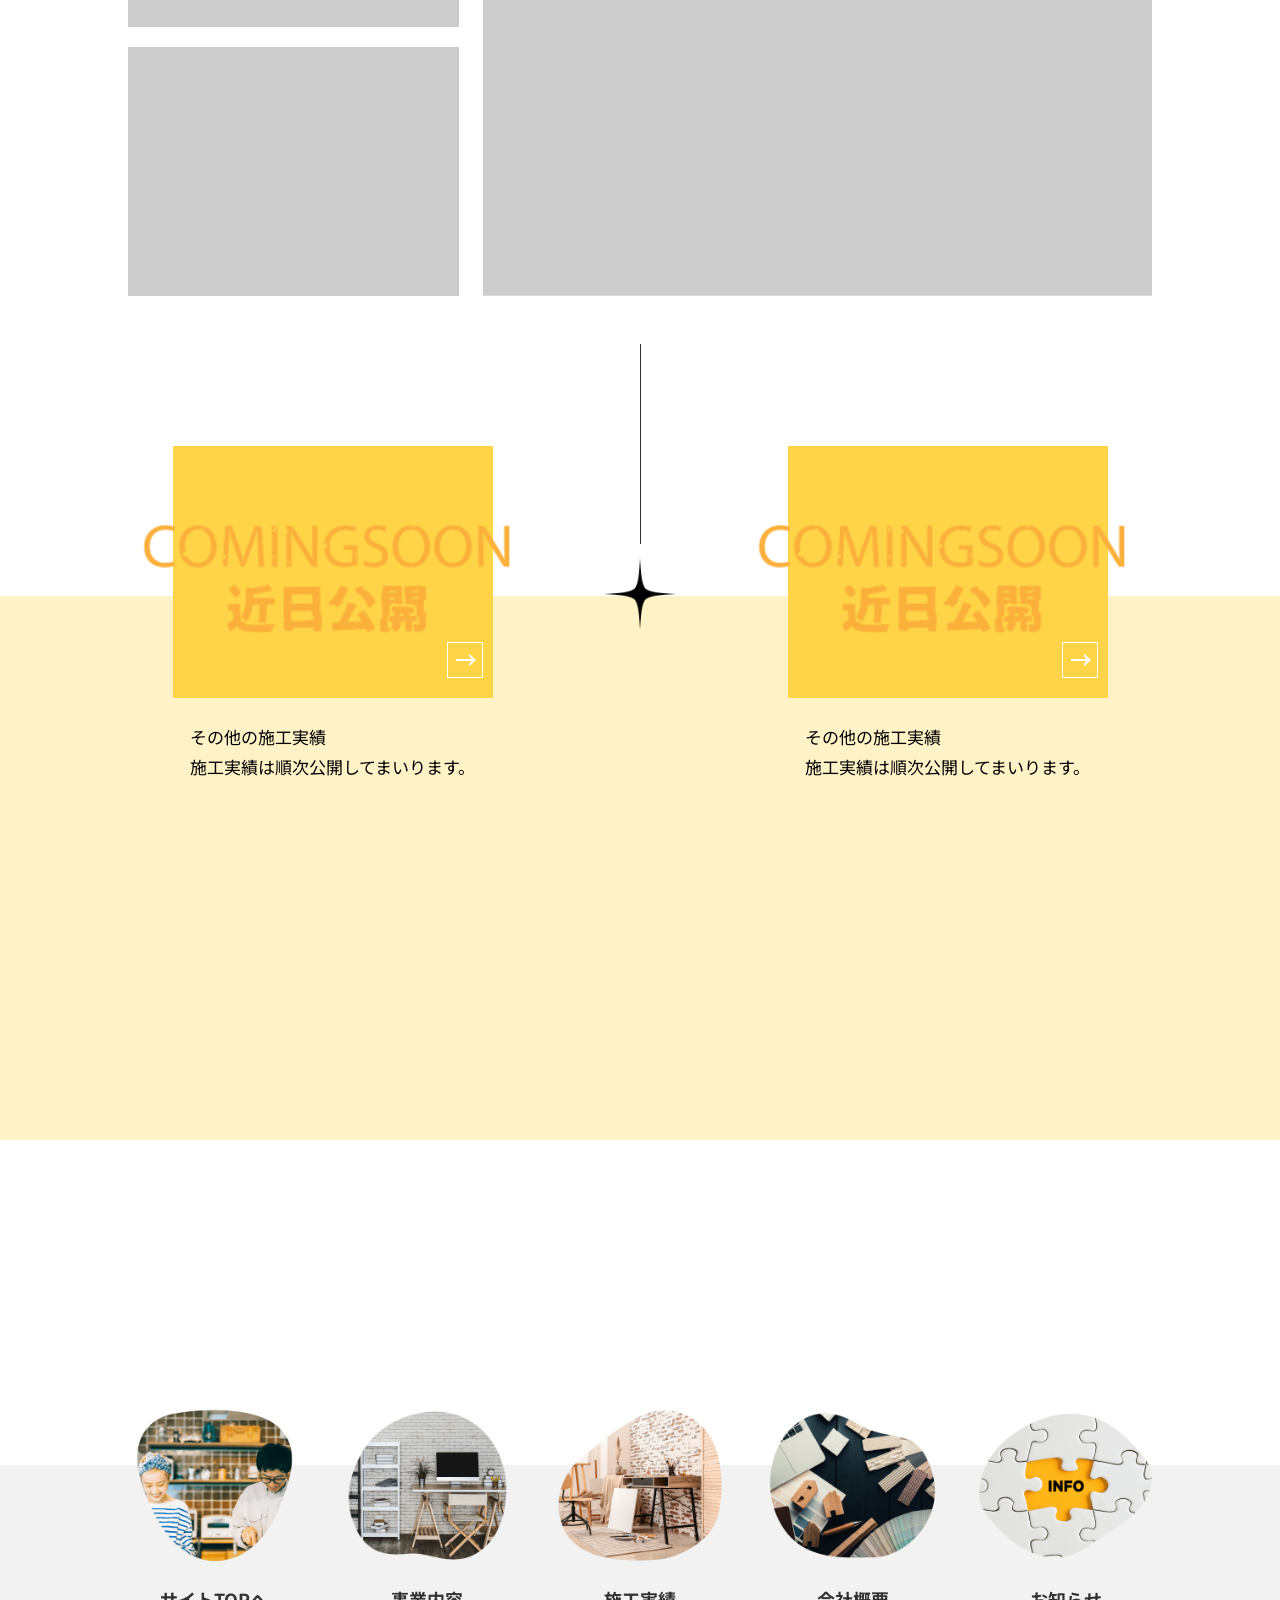
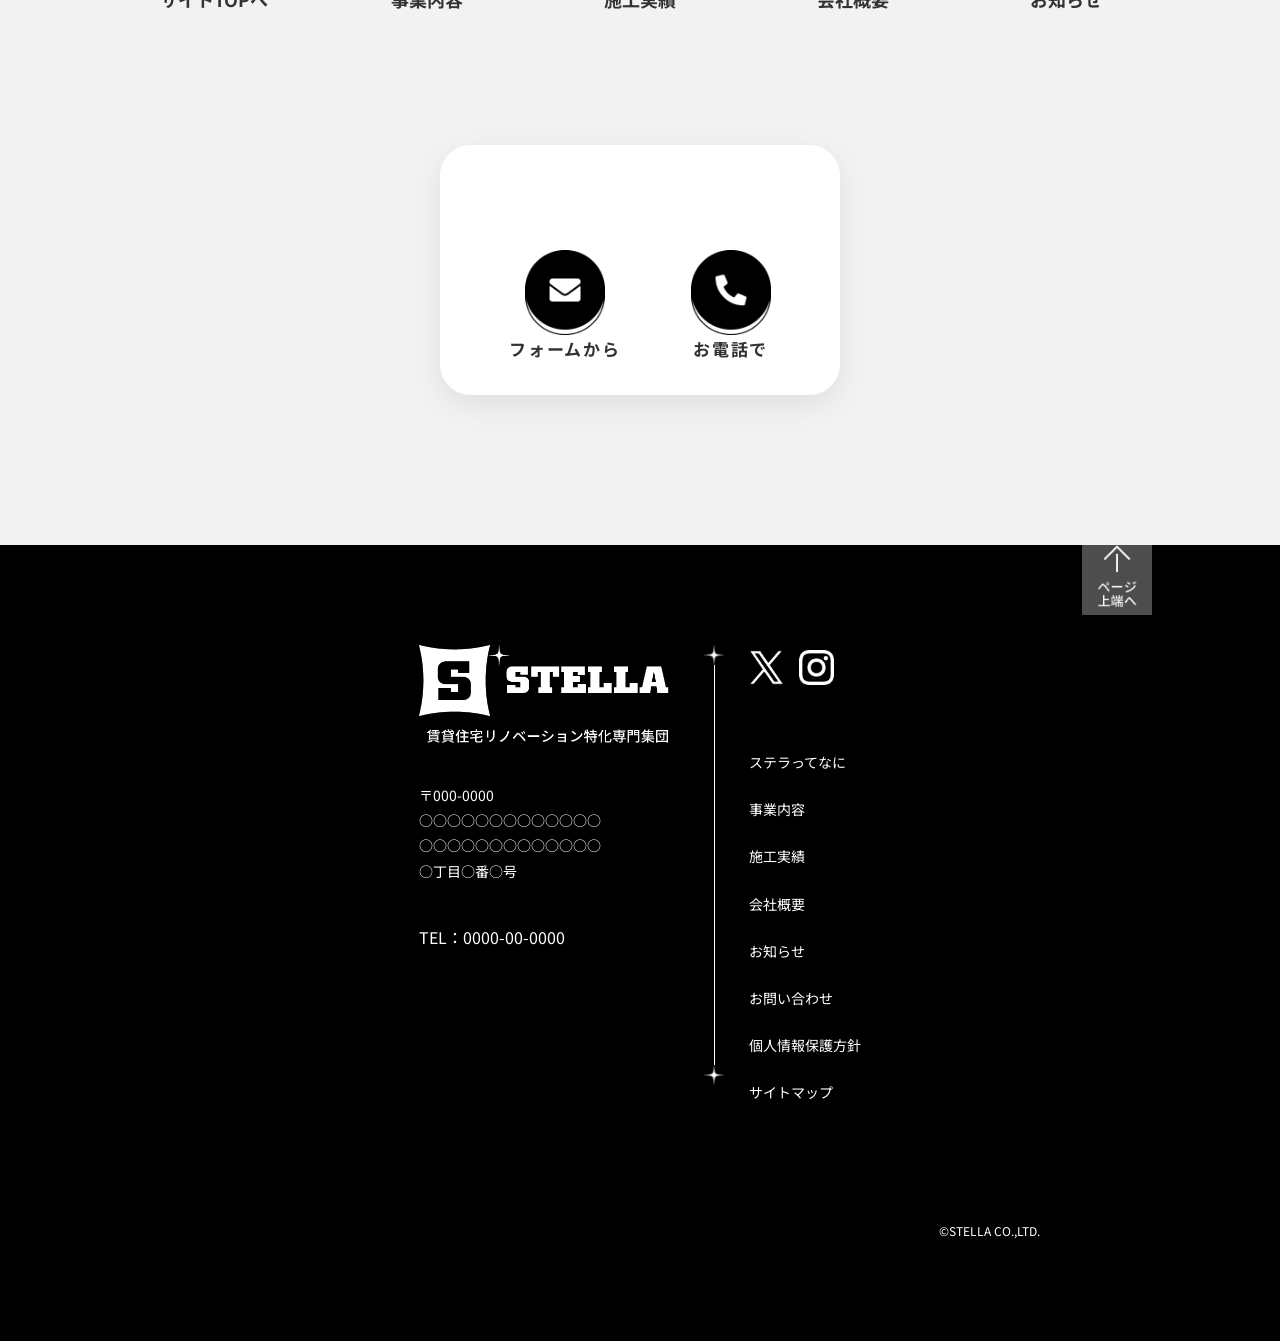
<file: single-works.html>
<!DOCTYPE html>
<html lang="ja">

<head>
  <meta charset="UTF-8">
  <meta name="viewport" content="width=device-width, initial-scale=1.0">
  <title>STELLA</title>
  <link rel="stylesheet" href="assets/css/slick.css">
  <link rel="stylesheet" href="assets/css/slick-theme.css">
  <link rel="stylesheet" href="assets/css/style.css">
  <link rel="preconnect" href="https://fonts.googleapis.com">
  <link rel="preconnect" href="https://fonts.gstatic.com" crossorigin>
  <link rel="preconnect" href="assets/css/slick.css">
  <link rel="preconnect" href="assets/css/slick-theme.css">
  <link rel="stylesheet" href="assets/fonts/GenJyuuGothic-Medium.css">
  <link rel="stylesheet" href="assets/fonts/GenJyuuGothic-Bold.css">
  <link
    href="https://fonts.googleapis.com/css2?family=Noto+Sans+JP:wght@300;400;500;700&family=Noto+Serif+JP:wght@400;500;700&family=M+PLUS+Rounded+1c:wght@300;400;500;700&family=Sawarabi+Gothic&family=Sawarabi+Mincho&display=swap"
    rel="stylesheet">
  <!-- AOS CSS -->
  <link rel="stylesheet" href="https://unpkg.com/aos@next/dist/aos.css" />
</head>

<body>
  <!-- ヘッダー -->
  <header id="header">
    <div class="container">
      <h1 class="logo">
        <a href="index.html">
          <picture>
            <source srcset="assets/img/index/header_logo-pc.png" media="(max-width: 767px)">
            <img src="assets/img/index/header_logo-pc.png" alt="ロゴマーク">
          </picture>
        </a>
      </h1>
      <nav id="menubar">
        <ul>
          <li><a href="#">ステラってなに</a></li>
          <li><a href="business.html">事業内容</a></li>
          <li><a href="single-works.html">施工実績</a></li>
          <li><a href="company.html">会社概要</a></li>
          <li><a href="#">お知らせ</a></li>
        </ul>
      </nav>
      <div class="header-contact"><a href="#" class="btn btn-contact wsnr">お問い合わせ</a></div>
    </div>
    <div class="hamburger">
      <input type="checkbox" id="menu-toggle">
      <label for="menu-toggle" class="menu-icon">
        <span></span>
        <span></span>
        <span></span>
      </label>
      <nav class="sp-menu">
        <ul>
          <li><a href="business.html">事業内容</a></li>
          <li><a href="single-works.html">施工実績</a></li>
          <li><a href="company.html">会社概要</a></li>
          <li><a href="#">お問い合わせ</a></li>
        </ul>
      </nav>
    </div>
    </div>
  </header>
  <div id="works-detail">
    <!-- キービジュアル -->
    <section class="kv">
      <div class="kv-wrap">
        <div class="page-ttl wsnr">
          <h3>施工実績</h3>
          <p>少し不便な高台にある<br>海峡側の窓をパノラマ化したマンション
          </p>
        </div>
      </div>
    </section>
    <main>
      <section class="works">
        <div class="w-90">
          <div class="works__mainimg">
            <img src="assets/img/pages/work_main.jpg" alt="">
          </div>
        </div>
        <div class="works__contents">
          <div class="inner-1200">
            <div class="works__desc flex">
              <div class="works__text">
                <p>
                  これはダミーテキストです。ここに文章が入ります。これはダミーテキストです。ここに文章が入ります。<br>
                  これはダミーテキストです。ここに文章が入ります。<br><br>
                  これはダミーテキストです。ここに文章が入ります。これはダミーテキストです。ここに文章が入ります。これはダミーテキストです。ここに文章が入ります。これはダミーテキストです。ここに文章が入ります。これはダミーテキストです。ここに文章が入ります。<br><br>
                  これはダミーテキストです。ここに文章が入ります。これはダミーテキストです。ここに文章が入ります。これはダミーテキストです。ここに文章が入ります。これはダミーテキストです。ここに文章が入ります。これはダミーテキストです。ここに文章が入ります。これはダミーテキストです。ここに文章が入ります。
                </p>
              </div>
              <div class="works__before-after">
                <img src="assets/img/pages/work_dummy_1.png" alt="">
                <img class="arrow" src="assets/img/pages/work_before_after.png" alt="">
                <img src="assets/img/pages/work_dummy_1.png" alt="">
              </div>
            </div>
            <div class="works__gallery">
              <div class="works__gallery-item">
                <div class="works__gallery-large"><img src="assets/img/pages/work_dummy_2.png" alt=""></div>
                <div class="works__gallery-small flex"><img src="assets/img/pages/work_dummy_3.png" alt=""><img
                    src="assets/img/pages/work_dummy_3.png" alt=""></div>
              </div>
              <div class="works__gallery-item reverse">
                <div class="works__gallery-large"><img src="assets/img/pages/work_dummy_2.png" alt=""></div>
                <div class="works__gallery-small flex"><img src="assets/img/pages/work_dummy_3.png" alt=""><img
                    src="assets/img/pages/work_dummy_3.png" alt=""></div>
              </div>
            </div>
          </div>
        </div>
      </section>
      <section class="notice">
        <div class="notice__in">
          <div class="inner-1200">
            <div class="notice__block">
              <div class="notice__block-item">
                <div class="notice__block-info">
                  <h4><img src="assets/img/pages/works_comingsoon.png" alt=""></h4>
                  <span class="news-list__arrow-box"><span class="arrow arrow--line"></span>
                </div>
                <p class="notice__block-desc">その他の施工実績<br>施工実績は順次公開してまいります。</p>
              </div>
              <div class="star__decoration">
                <span class="star__line"></span>
                <img src="assets/img/pages/star_icon.png" alt="" class="star__icon">
              </div>
              <div class="notice__block-item">
                <div class="notice__block-info">
                  <h4><img src="assets/img/pages/works_comingsoon.png" alt=""></h4>
                  <span class="news-list__arrow-box"><span class="arrow arrow--line"></span>
                </div>
                <p class="notice__block-desc">その他の施工実績<br>施工実績は順次公開してまいります。</p>
              </div>
            </div>
            <div class="btn-box btn-box--c" data-aos="fade-up" data-aos-duration="1200"><a href="#"
                class="btn btn-more arrow-move">施工実績一覧へ<span class="arrow arrow--line"></span></a>
              <p>施工実績一覧ページはただいま準備中です</p>
            </div>
          </div>
        </div>
      </section>
  </div>
  <section class="redesign">
    <div class="inner-1200">
      <div class="ttl-1">
        <img src="assets/img/pages/redesign_ttl.png" alt="" data-aos="fade-up" data-aos-duration="1200">
      </div>
      <div class="redesign__contents">
        <div class="redesign__list flex">
          <div class="redesign__item flex">
            <a href="index.html">
              <div class="blob blob01">
                <img src="assets/img/pages/redesign_top.png" alt="">
              </div>
              <p class="redesign__txt">サイトTOPへ</p>
            </a>
          </div>
          <div class="redesign__item flex">
            <a href="business.html">
              <div class="blob blob02">
                <img src="assets/img/pages/redesign_business.png" alt="">
              </div>
              <p class="redesign__txt">事業内容</p>
            </a>
          </div>
          <div class="redesign__item flex">
            <a href="single-works.html">
              <div class="blob blob03">
                <img src="assets/img/pages/redesign_works.png" alt="">
              </div>
              <p class="redesign__txt">施工実績</p>
            </a>
          </div>
          <div class="redesign__item flex">
            <a href="company.html">
              <div class="blob blob04">
                <img src="assets/img/pages/redesign_company.png" alt="">
              </div>
              <p class="redesign__txt">会社概要</p>
            </a>
          </div>
          <div class="redesign__item flex">
            <a href="#">
              <div class="blob blob05">
                <img src="assets/img/pages/redesign_news.png" alt="">
              </div>
              <p class="redesign__txt">お知らせ</p>
            </a>
          </div>
        </div>
      </div>
  </section>
  <section class="contact-area">
    <div class="inner-600">
      <div class="contact-area__in">
        <div class="ttl-1">
          <img src="assets/img/pages/contact_ttl.png" alt="" data-aos="fade-up" data-aos-duration="1200">
        </div>
        <div class="contact-area__list flex">
          <div class="contact-area__item flex">
            <a href="#">
              <img src="assets/img/pages/contact_area_btn-mail.png" alt="">
              <p>フォームから</p>
            </a>
          </div>
          <div class="contact-area__item flex">
            <a href="tel:0000000000">
              <img src="assets/img/pages/contact_area_btn-tel.png" alt="">
              <p>お電話で</p>
            </a>
          </div>
        </div>
      </div>
  </section>
  </main>

  <!--   ここから共通 -->
  <!-- フッター -->
  <footer class="footer">
    <div class="inner-1200">
      <div class="footer__top">
        <a href="#" class="footer__top-btn">
          <img src="assets/img/index/to-top.png" alt="">
        </a>
      </div>
    </div>
    <div class="footer__inner">
      <!-- 左 -->
      <div class="footer__info">
        <h2 class="footer__logo">
          <a href="index.html">
            <picture>
              <source srcset="assets/img/index/footer_logo-pc.png" media="(max-width: 767px)">
              <img src="assets/img/index/footer_logo-pc.png" alt="STELLA">
            </picture>
          </a>
        </h2>
        <p class="footer__address">
          〒000-0000<br>
          ○○○○○○○○○○○○○<br>
          ○○○○○○○○○○○○○<br>
          ○丁目○番○号
        </p>
        <p class="footer__tel">
          TEL：0000-00-0000
        </p>
      </div>
      <!-- 中央 -->
      <div class="footer__decoration">
        <img src="assets/img/index/footer_star.png" alt="" class="footer__star">
        <span class="footer__line"></span>
        <img src="assets/img/index/footer_star.png" alt="" class="footer__star">
      </div>
      <!-- 右 -->
      <div class="footer__link">
        <div class="footer__sns">
          <a href="#" class="footer__sns-link">
            <img src="assets/img/index/footer_x.png" alt="X">
          </a>
          <a href="#" class="footer__sns-link">
            <img src="assets/img/index/footer_insta.png" alt="Instagram">
          </a>
        </div>
        <ul class="footer__links">
          <li>
            <a href="#">ステラってなに</a>
          </li>
          <li>
            <a href="business.html">事業内容</a>
          </li>
          <li>
            <a href="single-works.html">施工実績</a>
          </li>
          <li>
            <a href="company.html">会社概要</a>
          </li>
          <li>
            <a href="#">お知らせ</a>
          </li>
          <li>
            <a href="#">お問い合わせ</a>
          </li>
          <li>
            <a href="#">個人情報保護方針</a>
          </li>
          <li>
            <a href="#">サイトマップ</a>
          </li>
        </ul>
      </div>
    </div>
    <div class="footer__copyright">
      <p class="footer__copyright--in">
        ©STELLA CO.,LTD.
      </p>
    </div>
  </footer>
  <script src="https://code.jquery.com/jquery-3.7.1.min.js"></script>
  <script src="assets/js/slick.js"></script>
  <script src="assets/js/main.js"></script>
  <script src="https://unpkg.com/aos@next/dist/aos.js"></script>
  <script>
    AOS.init();
  </script>
</body>

</html>
</file>
<file: assets/css/style.css>
@charset "UTF-8";
* {
  margin: 0;
  padding: 0;
}

body {
  font-family: "Noto Sans JP", "Sawarabi Gothic", sans-serif;
  color: #333;
  line-height: 1.6;
}

a {
  text-decoration: none;
  color: inherit;
}
a a:hover {
  cursor: pointer;
  opacity: 0.5;
}

p {
  font-size: 16px;
  line-height: 1.7;
}

@media (max-width: 640px) {
  p {
    font-size: 15px;
    line-height: 1.8;
  }
}
img {
  display: block;
  width: 100%;
  height: auto;
}

ul,
ol,
li {
  list-style: none;
  font-size: clamp(0.813rem, 0.79rem + 0.11vw, 0.875rem);
  line-height: 1.8;
}

th,
td {
  font-size: 16px;
}
@media (max-width: 640px) {
  th th,
  th td,
  td th,
  td td {
    font-size: 15px;
    line-height: 1.8;
  }
}

button {
  background: none;
  border: none;
  padding: 0;
  margin: 0;
}

*,
*::before,
*::after {
  box-sizing: border-box;
}

.flex {
  display: flex;
}

.wsnr {
  white-space: nowrap;
}

@media (max-width: 640px) {
  .pd-1 {
    padding: 0 1em;
  }
}
/* === デバイス別ミックスイン === */
/*　iPad　*/
/*　iPad Air 縦　820px*/
/*　iPad Pro　*/
/*　Galaxy Fold　*/
/* === デバイス別表示用クラス === */
.sp-only,
.tb-only,
.pc-only {
  display: none;
}

@media (max-width: 620px) {
  .sp-only {
    display: block;
  }
  .tb-only,
  .pc-only {
    display: none;
  }
}
@media (min-width: 621px) and (max-width: 1023px) {
  .tb-only {
    display: block;
  }
  .sp-only,
  .pc-only {
    display: none;
  }
}
@media (min-width: 1024px) {
  .pc-only {
    display: block;
  }
  .sp-only,
  .tb-only {
    display: none;
  }
}
body #to-top {
  position: fixed;
  bottom: 100px;
  right: 20px;
  width: 50px;
  height: 50px;
  background: #333;
  border: none;
  border-radius: 50%;
  cursor: pointer;
  z-index: 1000;
  opacity: 0;
  pointer-events: none;
  transition: opacity 0.3s, transform 0.3s ease;
  display: flex;
  align-items: center;
  justify-content: center;
}
body #to-top::before {
  content: "";
  position: absolute;
  top: 17px;
  left: 50%;
  transform: translateX(-50%);
  border-left: 6px solid transparent;
  border-right: 6px solid transparent;
  border-bottom: 8px solid #fff;
}
body #to-top::after {
  content: "";
  position: absolute;
  top: 24px;
  left: 50%;
  transform: translateX(-50%);
  width: 2px;
  height: 10px;
  background-color: #fff;
}
body #to-top.show {
  opacity: 1;
  pointer-events: auto;
}
body #to-top:hover {
  background: #555;
  transform: translateY(-4px);
}

/* アニメーション----------- */
/* ホバーで拡大する共通クラス */
.hover-scale {
  display: inline-block;
  /* 必要に応じて調整 */
  transition: transform 0.3s ease;
}

.hover-scale:hover {
  transform: scale(1.05);
  /* 少し拡大 */
}

/* 共通スクロールアニメーション */
/* 左からイン */
.left-in {
  opacity: 0;
  transform: translateX(-50px);
  transition: all 0.6s ease;
}

/* 右からイン */
.right-in {
  opacity: 0;
  transform: translateX(50px);
  transition: all 0.6s ease;
}

/* 下からイン */
.up-in {
  opacity: 0;
  transform: translateY(50px);
  transition: all 0.6s ease;
}

/* 表示時 */
.left-in.show,
.right-in.show,
.up-in.show {
  opacity: 1;
  transform: translateX(0) translateY(0);
}

/* ベース */
table.table {
  width: 100%;
  text-align: left;
  border-spacing: 10px;
  background-color: #fff;
}
table.table th {
  padding: 1em 0 1em 4em;
  border: 1px #727171 dotted;
  border-width: 1px 0;
  line-height: 1.8;
  text-align: center;
  vertical-align: top;
  font-size: 16px;
  font-weight: normal;
  width: 35%;
}
table.table th a {
  text-decoration: none;
  color: #333;
}
table.table td {
  padding: 1em 0;
  border: 1px #727171 dotted;
  border-width: 1px 0;
  line-height: 1.8;
  text-align: left;
  vertical-align: middle;
  background-color: #fff;
  word-break: break-all;
  font-size: 16px;
}

/* ----------------------
   データ用
---------------------- */
.table--data th {
  background-color: #333;
  color: #fff;
}
@media (max-width: 768px) {
  .table--data {
    display: block;
    overflow-x: auto;
    white-space: nowrap;
  }
}

/* ----------------------
   フォーム用
---------------------- */
.table--form th {
  text-align: right;
  vertical-align: middle;
  background-color: #f9f9f9;
}
.table--form td {
  background-color: #fff;
}
.table--form input,
.table--form textarea,
.table--form select {
  width: 100%;
  max-width: 100%;
  box-sizing: border-box;
  padding: 8px;
  border: 1px solid #727171;
  border-radius: 4px;
  font-size: 1rem;
}
@media (max-width: 768px) {
  .table--form th,
  .table--form td {
    display: block;
    width: 100%;
    text-align: left;
  }
  .table--form th {
    margin-top: 10px;
    background: none;
  }
}

html,
body {
  overflow-x: hidden;
}

html {
  scroll-behavior: smooth;
}

main {
  padding: 0;
}
main section {
  margin: 0;
}

.section-ttl {
  text-align: center;
}
.section-ttl h3 {
  font-family: "Roboto", sans-serif;
  color: #c7d0da;
  font-size: 70px;
  font-weight: 500;
  letter-spacing: 0.03em;
  line-height: 1.1;
  margin: 0;
}
@media (max-width: 430px) {
  .section-ttl h3 {
    font-size: 30px;
  }
}
.section-ttl h3::first-letter {
  color: #8fa0b5;
  font-size: 100px;
  font-weight: 600;
  line-height: 0.9;
  vertical-align: bottom;
}
@media (max-width: 430px) {
  .section-ttl h3::first-letter {
    font-size: 55px;
  }
}
.section-ttl p {
  font-size: 36px;
  text-align: left;
  color: #333;
  font-weight: bold;
  margin: 10px 0 0;
  line-height: 1.4;
}
@media (max-width: 430px) {
  .section-ttl p {
    font-size: 20px;
  }
}
.section-ttl.pages h3 {
  font-size: 45px;
}
@media (max-width: 430px) {
  .section-ttl.pages h3 {
    font-size: 32px;
  }
}

.box-ttl {
  font-size: 36px;
}
@media (max-width: 430px) {
  .box-ttl {
    font-size: 24px;
  }
}
.box-ttl.lg {
  font-size: 45px;
}
@media (max-width: 430px) {
  .box-ttl.lg {
    font-size: 32px;
  }
}

.btn-box {
  margin-top: 100px;
}
@media (max-width: 640px) {
  .btn-box {
    margin-top: 60px;
  }
}
.btn-box img {
  width: 50%;
  margin-left: auto;
}
.btn-box--c {
  text-align: center;
}
.btn-box--l {
  text-align: left;
}
.btn-box--r {
  text-align: right;
}
@media (max-width: 640px) {
  .btn-box {
    text-align: center;
  }
}

.btn {
  display: inline-flex;
  align-items: center;
  justify-content: center;
  padding: 15px 40px;
  background-color: #000;
  color: #fff;
  text-decoration: none;
  font-weight: bold;
  line-height: 1;
  transition: 0.3s;
}
.btn:hover {
  opacity: 0.85;
}
.btn:active {
  transform: translateY(1px);
}
.btn--large {
  padding: 30px 40px;
  font-size: 1.5rem;
}
.btn--small {
  padding: 10px 25px;
  font-size: 0.9rem;
}
.btn--block {
  display: flex;
  width: 100%;
}
.btn--radius {
  border-radius: 9999px;
}
.btn--shadow {
  box-shadow: 0 4px 15px rgba(0, 0, 0, 0.05);
}

.arrow {
  position: relative;
  display: inline-block;
  transition: transform 0.3s;
}
.arrow--chevron {
  width: 12px;
  height: 12px;
}
.arrow--chevron::before {
  content: "";
  position: absolute;
  top: 50%;
  left: 0;
  width: 8px;
  height: 8px;
  border-top: 2px solid currentColor;
  border-right: 2px solid currentColor;
  transform: translateY(-50%) rotate(45deg);
}
.arrow--line {
  width: 18px;
  height: 10px;
}
.arrow--line::before {
  content: "";
  position: absolute;
  top: 50%;
  left: 0;
  width: 18px;
  height: 2px;
  background: currentColor;
  transform: translateY(-50%);
}
.arrow--line::after {
  content: "";
  position: absolute;
  top: 50%;
  right: 0;
  width: 8px;
  height: 8px;
  border-top: 2px solid currentColor;
  border-right: 2px solid currentColor;
  transform: translateY(-50%) rotate(45deg);
}

.arrow-move:hover .arrow {
  transform: translateX(5px);
}

.btn-contact {
  background: #ffd446;
  color: #000;
}
.btn-contact:hover {
  color: #ffd446;
  background: #000;
}

.btn-more {
  font-size: 22px;
  text-align: right;
  padding: 30px 20px;
  font-size: 20px;
  width: 350px;
}
@media (max-width: 430px) {
  .btn-more {
    width: 90%;
    text-align: center;
    padding: 20px;
    display: block;
    margin: 0 auto;
  }
}

.btn-entry {
  background: #dc3545;
  color: #fff;
}

.single {
  padding: 80px 20px;
  background-color: #fafafa;
}
.single .inner-800 {
  max-width: 800px;
  margin: 0 auto;
  background: #fff;
  padding: 60px;
  border-radius: 16px;
  box-shadow: 0 4px 15px rgba(0, 0, 0, 0.05);
}
@media (max-width: 430px) {
  .single .inner-800 {
    padding: 20px;
  }
}
.single .single-title {
  font-size: 2rem;
  font-weight: 700;
  color: #222;
  margin-bottom: 12px;
  border-bottom: 2px solid #0078d7;
  padding-bottom: 10px;
}
@media (max-width: 430px) {
  .single .single-title {
    font-size: 16px;
  }
}
.single .single-date {
  font-size: 0.9rem;
  color: #888;
  margin-bottom: 8px;
}
.single .single-category {
  margin-bottom: 20px;
}
.single .single-category a {
  display: inline-block;
  background-color: #0078d7;
  color: #fff;
  font-size: 0.8rem;
  padding: 4px 10px;
  border-radius: 20px;
  text-decoration: none;
  transition: 0.3s;
}
.single .single-category a:hover {
  background-color: #005fa3;
}
.single .single-thumb {
  margin-bottom: 30px;
}
.single .single-thumb img {
  width: 100%;
  height: auto;
  border-radius: 12px;
}
.single .single-content {
  font-size: 1rem;
  line-height: 1.9;
  r: #333;
}
.single .single-content h2,
.single .single-content h3 {
  margin-top: 2em;
  font-weight: bold;
  color: #0078d7;
}
.single .single-content p {
  margin-bottom: 1.5em;
}
.single .single-content a {
  color: #0078d7;
  text-decoration: underline;
}
.single .single-content a:hover {
  color: #005fa3;
}
.single .post-navigation {
  display: flex;
  justify-content: space-between;
  margin-top: 40px;
  border-top: 1px solid #ddd;
  padding-top: 20px;
  font-size: 0.9rem;
}
.single .post-navigation a {
  color: #0078d7;
  text-decoration: none;
}
.single .post-navigation a:hover {
  text-decoration: underline;
}
.single .back-link {
  margin-top: 40px;
  text-align: center;
}
.single .back-link a {
  display: inline-block;
  padding: 10px 20px;
  border: 1px solid #0078d7;
  color: #0078d7;
  border-radius: 30px;
  text-decoration: none;
  transition: 0.3s;
}
.single .back-link a:hover {
  background-color: #0078d7;
  color: #fff;
}

.news-archive {
  background-color: #fafafa;
  padding: 80px 20px;
}
.news-archive .inner-1000 {
  max-width: 1000px;
  margin: 0 auto;
}
.news-archive .section-ttl {
  text-align: center;
  margin-bottom: 50px;
}
.news-archive .section-ttl h3 {
  font-family: "Roboto", sans-serif;
  font-size: 2rem;
  font-weight: 700;
  color: #0078d7;
  margin-bottom: 8px;
}
.news-archive .section-ttl p {
  font-size: 0.95rem;
  color: #555;
  letter-spacing: 0.05em;
}
.news-archive .news-list {
  background: #fff;
  border-radius: 12px;
  box-shadow: 0 4px 15px rgba(0, 0, 0, 0.05);
  padding: 20px 30px;
}
.news-archive .news-list li {
  display: flex;
  align-items: center;
  justify-content: space-between;
  border-bottom: 1px solid #eee;
  padding: 15px 0;
  font-size: 1rem;
  transition: 0.2s;
}
.news-archive .news-list li:last-child {
  border-bottom: none;
}
.news-archive .news-list li:hover {
  transform: translateX(3px);
  background-color: #f9fcff;
}
.news-archive .news-list li .date {
  font-size: 0.9rem;
  color: #999;
  flex-shrink: 0;
  margin-right: 20px;
  width: 100px;
}
.news-archive .news-list li a {
  flex-grow: 1;
  color: #222;
  text-decoration: none;
  display: flex;
  justify-content: space-between;
  align-items: center;
}
.news-archive .news-list li a:hover {
  color: #0078d7;
}
.news-archive .news-list li a .arrow {
  display: inline-block;
  width: 6px;
  height: 6px;
  border-top: 2px solid #0078d7;
  border-right: 2px solid #0078d7;
  transform: rotate(45deg);
  margin-left: 10px;
}
.news-archive .pagination {
  margin-top: 50px;
  display: flex;
  justify-content: center;
  gap: 8px;
}
.news-archive .pagination .page-numbers {
  display: inline-block;
  padding: 8px 14px;
  border: 1px solid #0078d7;
  border-radius: 4px;
  text-decoration: none;
  color: #0078d7;
  font-size: 0.9rem;
  transition: 0.3s;
}
.news-archive .pagination .page-numbers:hover {
  background-color: #0078d7;
  color: #fff;
}
.news-archive .pagination .page-numbers.current {
  background-color: #0078d7;
  color: #fff;
  pointer-events: none;
}

@media (max-width: 768px) {
  .news-archive {
    padding: 50px 15px;
  }
  .news-archive .news-list li {
    flex-direction: column;
    align-items: flex-start;
  }
  .news-archive .news-list li .date {
    margin-bottom: 5px;
  }
  .news-archive .news-list li a {
    justify-content: flex-start;
  }
  .news-archive .news-list li a .arrow {
    display: none;
  }
}
.error-404 {
  text-align: center;
  padding: 100px 20px;
}
.error-404 .page-title {
  font-size: 28px;
  font-weight: bold;
  margin-bottom: 20px;
  r: #333;
}
.error-404 p {
  font-size: 16px;
  color: #555;
  margin-bottom: 40px;
}
.error-404 .error-btns {
  display: flex;
  justify-content: center;
  flex-wrap: wrap;
  gap: 20px;
}
.error-404 .error-btns .btn {
  display: inline-block;
  background-color: #000;
  color: #fff;
  padding: 15px 40px;
  text-decoration: none;
  border-radius: 5px;
  transition: 0.3s;
}
.error-404 .error-btns .btn:hover {
  opacity: 0.8;
}
@media (max-width: 430px) {
  .error-404 .page-title {
    font-size: 22px;
  }
}

.grecaptcha-badge iframe {
  margin-top: 0;
}

.pages-contents p {
  letter-spacing: -0.05em;
}

.inner-1200 {
  width: min(80vw, 1200px);
  margin-inline: auto;
}
@media (max-width: 920px) {
  .inner-1200 {
    width: 100%;
    padding-inline: 3em;
  }
}
@media (max-width: 640px) {
  .inner-1200 {
    padding-inline: 1em;
  }
}

.inner-1100 {
  width: min(57.29vw, 1100px);
  margin-inline: auto;
}

.inner-1000 {
  width: min(52.08vw, 1000px);
  margin-inline: auto;
}

.inner-800 {
  width: min(41.67vw, 800px);
  margin-inline: auto;
}

.inner-700 {
  width: min(36.45vw, 700px);
  margin-inline: auto;
}

.inner-600 {
  width: min(31.25vw, 600px);
  margin-inline: auto;
}

.inner-600-nm {
  width: min(31.25vw, 600px);
}

.w-100 {
  width: 100% !important;
  max-width: 100% !important;
  margin-inline: auto;
}

.w-95 {
  width: 95% !important;
  max-width: 95% !important;
  margin-inline: auto;
}

@media (max-width: 768.98px) {
  .w-95 {
    width: 95% !important;
    max-width: 95% !important;
    margin-inline: auto;
  }
}
.w-90 {
  width: 90% !important;
  max-width: 90% !important;
  margin-inline: auto;
}

.w-85 {
  width: 85% !important;
  max-width: 85% !important;
  margin-inline: auto;
}
@media (max-width: 920px) {
  .w-85 {
    width: 100% !important;
  }
}

.w-80 {
  width: 80% !important;
  max-width: 80% !important;
  margin-inline: auto;
}
@media (max-width: 920px) {
  .w-80 {
    width: 95% !important;
    max-width: 100% !important;
    margin-inline: auto;
  }
}

.w-50 {
  width: 50% !important;
  max-width: 50% !important;
  margin-inline: auto;
}

@keyframes textOutlineAnime {}
header {
  position: fixed;
  top: 0;
  left: 0;
  width: 100%;
  height: 80px;
  z-index: 1000;
  display: flex;
  align-items: center;
  padding: 0 20px;
  transition: background-color 0.1s ease;
  box-shadow: 0 1px 6px 0 rgba(32, 33, 36, 0.28);
}
header.scrolled {
  background-color: rgb(255, 255, 255);
}
header .container {
  width: 100%;
  display: flex;
  justify-content: flex-start;
  align-items: center;
  box-sizing: border-box;
}
header .logo {
  width: 30%;
}
@media (max-width: 1025px) {
  header .logo {
    padding-left: 10px;
  }
}
@media (max-width: 640px) {
  header .logo {
    width: 70%;
  }
}
header .logo a {
  display: block;
}
header .logo img {
  width: 100%;
  max-width: 350px;
  height: auto;
}

#menubar {
  width: 70%;
  display: flex;
  justify-content: flex-end;
}
@media (max-width: 1025px) {
  #menubar {
    padding: 0;
  }
}
#menubar ul {
  display: flex;
}
#menubar ul li a {
  position: relative;
  display: block;
  padding: 10px 0;
  color: #000;
  font-weight: bold;
  text-decoration: none;
  margin: 0 20px;
}
#menubar ul li a::after {
  content: "";
  position: absolute;
  left: 0;
  bottom: 0;
  width: 100%;
  height: 6px;
  background-color: #ffd446;
  transform: scaleX(0);
  transform-origin: left;
  transition: transform 0.3s ease;
}
#menubar ul li a.is-active::after {
  transform: scaleX(1);
}

.header-contact {
  margin-left: 20px;
}
@media (max-width: 920px) {
  .header-contact {
    display: none;
  }
}
.header-contact a {
  position: relative;
  height: 80px;
}
.header-contact::after {
  content: "";
  position: absolute;
  left: 0;
  bottom: 0;
  width: 100%;
  height: 5px;
  background-color: #fff;
  transform: scaleX(0);
  transform-origin: left;
  transition: transform 0.3s ease;
}
.header-contact.is-active::after {
  transform: scaleX(1);
}

.wsnr {
  white-space: nowrap;
}

.hamburger {
  display: none;
}

@media (max-width: 920px) {
  #menubar {
    display: none;
  }
}
@media (max-width: 920px) {
  .hamburger {
    display: flex;
    position: relative;
  }
  .hamburger .menu-icon {
    display: flex;
    flex-direction: column;
    cursor: pointer;
    position: absolute;
    top: -12px;
    right: 10px;
  }
  .hamburger .menu-icon span {
    display: block;
    width: 25px;
    height: 3px;
    background: #000;
    margin: 4px 0;
    transition: all 0.3s;
    transform-origin: center;
  }
  .hamburger input[type=checkbox]:checked + .menu-icon span:nth-child(1) {
    transform: translateY(14px) rotate(45deg);
  }
  .hamburger input[type=checkbox]:checked + .menu-icon span:nth-child(2) {
    opacity: 0;
  }
  .hamburger input[type=checkbox]:checked + .menu-icon span:nth-child(3) {
    transform: translateY(-8px) rotate(-45deg);
  }
  .hamburger .sp-menu {
    position: fixed;
    top: 80px;
    right: 0px;
    width: 200px;
    background-color: #000;
    max-height: 0;
    overflow: hidden;
    transition: max-height 0.3s ease-in-out;
    z-index: 999;
  }
  .hamburger .sp-menu ul {
    list-style: none;
  }
  .hamburger .sp-menu ul li {
    border-bottom: 1px solid #fff;
    opacity: 0;
    transform: translateY(-10px);
    transition: opacity 0.3s ease, transform 0.3s ease;
  }
  .hamburger .sp-menu ul li a {
    display: block;
    padding: 10px;
    color: #fff;
    text-decoration: none;
  }
  .hamburger .sp-menu ul li a:hover {
    opacity: 0.8;
  }
  .hamburger input[type=checkbox]:checked ~ .sp-menu {
    max-height: 500px;
  }
  .hamburger input[type=checkbox]:checked ~ .sp-menu li {
    opacity: 1;
    transform: translateY(0);
  }
  .hamburger input[type=checkbox] {
    display: none;
  }
}
.footer {
  position: relative;
  background: #000;
  color: #fff;
  padding: 100px 0;
}
@media (max-width: 640px) {
  .footer {
    padding: 100px 0 20px;
  }
}
.footer__inner {
  width: 600px;
  display: flex;
  align-items: flex-start;
  justify-content: center;
  margin: 0 auto;
  gap: 25px;
}
@media (max-width: 640px) {
  .footer__inner {
    width: 100%;
    flex-direction: column;
    align-items: center;
    gap: 35px;
  }
}
.footer__info {
  width: 35%;
}
@media (max-width: 640px) {
  .footer__info {
    width: 100%;
    text-align: center;
  }
}
.footer__logo {
  width: 250px;
  margin-bottom: 30px;
}
@media (max-width: 640px) {
  .footer__logo {
    margin-inline: auto;
  }
}
.footer__logo img {
  width: 100%;
  height: auto;
}
@media (max-width: 640px) {
  .footer__logo img {
    width: 220px;
  }
}
.footer__address {
  line-height: 1.8;
  margin-top: 40px;
  font-size: 14px;
}
@media (max-width: 640px) {
  .footer__address {
    font-size: 14px;
  }
}
.footer__tel {
  margin-top: 40px;
}
@media (max-width: 640px) {
  .footer__tel {
    margin-top: 15px;
  }
}
.footer__decoration {
  display: flex;
  flex-direction: column;
  align-items: center;
  margin-left: 50px;
}
@media (max-width: 640px) {
  .footer__decoration {
    flex-direction: row;
    margin-left: 0;
    gap: 15px;
  }
}
.footer__line {
  width: 1px;
  height: 400px;
  background: #fff;
}
@media (max-width: 640px) {
  .footer__line {
    width: 180px;
    height: 1px;
  }
}
.footer__star {
  font-size: 14px;
  width: 20px;
}
.footer__link {
  margin-top: 5px;
}
@media (max-width: 640px) {
  .footer__link {
    width: 100%;
    text-align: center;
  }
}
.footer__sns {
  display: flex;
  align-items: center;
  gap: 15px;
}
@media (max-width: 640px) {
  .footer__sns {
    justify-content: center;
    gap: 60px;
  }
}
.footer__sns-link {
  width: 35px;
}
.footer__sns-link img {
  width: 100%;
  height: auto;
}
.footer__links {
  display: flex;
  flex-direction: column;
  gap: 12px;
  text-align: left;
  margin-top: 60px;
}
@media (max-width: 640px) {
  .footer__links {
    width: 100%;
    display: grid;
    grid-template-columns: repeat(2, 1fr);
    gap: 12px;
    text-align: center;
  }
}
.footer__links li {
  padding: 5px 0;
}
.footer__copyright {
  width: min(62.5vw, 1200px);
  padding-top: 60px;
  margin-inline: auto;
}
@media (min-width: 913px) and (max-width: 1024px) {
  .footer__copyright {
    width: 800px;
  }
}
@media (max-width: 920px) {
  .footer__copyright {
    width: 95%;
    padding: 0 2em;
  }
}
@media (max-width: 640px) {
  .footer__copyright {
    margin-top: 60px;
  }
}
.footer__copyright--in {
  font-size: 12px;
  text-align: right;
  margin-top: 50px;
}
@media (max-width: 640px) {
  .footer__copyright--in {
    text-align: center;
  }
}
.footer__top {
  position: absolute;
  top: 0;
  right: 10vw;
}
@media (min-width: 1536px) {
  .footer__top {
    right: 11vw;
  }
}
@media (min-width: 1600px) {
  .footer__top {
    right: 13vw;
  }
}
@media (min-width: 1920px) {
  .footer__top {
    right: 18vw;
  }
}
@media (min-width: 913px) and (max-width: 1024px) {
  .footer__top {
    right: 10vw;
  }
}
@media (max-width: 920px) {
  .footer__top {
    right: 5vw;
  }
}
.footer__top-btn {
  display: flex;
  align-items: center;
  justify-content: center;
  width: 70px;
  height: 70px;
  color: #fff;
}
@media (max-width: 640px) {
  .footer__top-btn {
    width: 55px;
    height: 55px;
  }
}

.mv {
  position: relative;
  width: 100%;
  /* .mv-wrap {
    height: min(60vw, 800px);
    overflow: hidden;

    img {
      width: 100%;
      height: 100%;
      object-fit: cover;
    }
  }
   */
}
.mv .mv-wrap {
  position: relative;
  width: 100%;
}
@media (max-width: 640px) {
  .mv .mv-wrap {
    margin-top: 5.2rem;
  }
}
.mv .mv-wrap img {
  width: 100%;
  display: block;
  margin-top: 5.2rem;
}
@media (max-width: 640px) {
  .mv .mv-wrap img {
    margin-top: 3.2rem;
  }
}
.mv .mv-wrap h2 {
  position: absolute;
  top: 40%;
  left: 50%;
  width: 15.625vw;
  transform: translate(-50%, calc(-50% + 80px));
  opacity: 0;
  transition: transform 1s ease, opacity 1s ease;
}
.mv .mv-wrap h2.is-animated {
  transform: translate(-50%, -50%);
  opacity: 1;
}
.mv .mv-wrap h2 img {
  width: 100%;
  height: auto;
  display: block;
}

.photo-section .unit {
  position: relative;
}
.photo-section .unit .deco-1 {
  position: absolute;
  width: 12vw;
  z-index: 1;
  top: -90px;
  left: 100px;
}
@media (max-width: 920px) {
  .photo-section .unit .deco-1 {
    top: -46px;
    left: 25px;
  }
}
@media (max-width: 640px) {
  .photo-section .unit .deco-1 {
    width: 17vw;
    top: -20px;
    left: 10px;
  }
}
.photo-section .unit .back-1 {
  position: relative;
  transform: rotate(-2deg);
  margin-top: 60px;
}
@media (max-width: 640px) {
  .photo-section .unit .back-1 {
    margin-top: 20px;
  }
}
.photo-section .unit .deco-2 {
  position: absolute;
  width: 12vw;
  right: -10px;
  top: -110px;
  z-index: 1;
}
@media (max-width: 920px) {
  .photo-section .unit .deco-2 {
    top: -55px;
  }
}
@media (max-width: 640px) {
  .photo-section .unit .deco-2 {
    width: 17vw;
    top: -32px;
  }
}
.photo-section .unit .back-2 {
  position: relative;
  transform: rotate(2deg);
  margin-top: 60px;
}
@media (max-width: 640px) {
  .photo-section .unit .back-2 {
    top: -20px;
  }
}
.photo-section .unit .deco-3 {
  width: 8vw;
  position: absolute;
  left: -40px;
}
@media (max-width: 640px) {
  .photo-section .unit .deco-3 {
    width: 13vw;
    left: -6px;
  }
}

.ttl-1 {
  width: 80%;
  margin-bottom: 60px;
}
.ttl-1 img {
  width: 50%;
}
@media (max-width: 640px) {
  .ttl-1 {
    width: 50%;
    margin-bottom: 10px;
  }
}

.deco-1 img,
.deco-2 img {
  animation: sun-rotate 30s linear infinite;
}

@keyframes sun-rotate {
  from {
    transform: rotate(0deg);
  }
  to {
    transform: rotate(360deg);
  }
}
.deco-3 img {
  animation: sparkle 2s ease-in-out infinite;
}

@keyframes sparkle {
  0%, 100% {
    opacity: 1;
    transform: scale(1);
  }
  50% {
    opacity: 0.6;
    transform: scale(1.15);
  }
}
.what-section {
  margin-top: 170px;
}
@media (max-width: 640px) {
  .what-section {
    margin-top: 40px;
  }
}

.business-section {
  background-color: #f2f2f2;
  margin-top: 100px;
  padding-top: 100px;
  padding-bottom: 100px;
}
@media (max-width: 640px) {
  .business-section {
    margin-top: 40px;
    padding-top: 40px;
  }
}
.business-section .unit {
  position: relative;
}
@media (max-width: 640px) {
  .business-section .unit {
    display: flex;
    flex-direction: row-reverse;
  }
}
.business-section .unit img {
  width: 80%;
  margin-left: auto;
}
@media (max-width: 640px) {
  .business-section .unit img {
    width: 50%;
  }
}
.business-section .txt {
  position: absolute;
  top: 180px;
  left: 0;
  font-size: 1rem;
  font-weight: bold;
  line-height: 2;
}
@media (max-width: 640px) {
  .business-section .txt {
    top: 10px;
    width: 50%;
    font-size: 15px;
    line-height: 1;
  }
}

.work-section {
  margin-top: 100px;
}
@media (max-width: 640px) {
  .work-section {
    margin-top: 40px;
  }
}
.work-section .unit .txt {
  margin-top: 40px;
}
.work-section .unit .txt h3 {
  font-size: 1.3rem;
}
.work-section .unit .txt p {
  width: 600px;
  font-size: 15px;
  margin-top: 40px;
}
@media (max-width: 640px) {
  .work-section .unit .txt p {
    width: 100%;
    margin-top: 20px;
  }
}

.news-section {
  background-color: #fff2c7;
  margin-top: 100px;
  padding-top: 100px;
  padding-bottom: 100px;
}
@media (max-width: 640px) {
  .news-section {
    padding: 60px 0;
  }
}
.news-section .news-list {
  width: 100%;
}
.news-section .news-list__item {
  border-bottom: 1px solid #000;
}
.news-section .news-list__link {
  display: flex;
  align-items: center;
  gap: 20px;
  padding: 20px 10px;
  color: #000;
  transition: 0.3s;
}
@media (max-width: 640px) {
  .news-section .news-list__link {
    display: block;
  }
}
.news-section .news-list__link:hover {
  opacity: 0.7;
}
.news-section .news-list__link:hover .news-list__arrow {
  transform: translateX(5px);
}
.news-section .news-list__date {
  width: 100px;
  font-size: 16px;
  flex-shrink: 0;
}
@media (max-width: 640px) {
  .news-section .news-list__date {
    display: inline-flex;
    vertical-align: middle;
    margin-right: 6px;
  }
}
.news-section .news-list__cat {
  display: inline-flex;
  justify-content: center;
  align-items: center;
  min-width: 90px;
  padding: 5px 15px;
  border-radius: 20px;
  background: #ffd446;
  color: #000;
  font-size: 13px;
  flex-shrink: 0;
}
@media (max-width: 640px) {
  .news-section .news-list__cat {
    display: inline-flex;
    vertical-align: middle;
  }
}
.news-section .news-list__ttl {
  font-size: 22px;
  flex: 1;
  margin: 0;
  overflow: hidden;
  white-space: nowrap;
  text-overflow: ellipsis;
}
@media (max-width: 640px) {
  .news-section .news-list__ttl {
    margin-top: 8px;
    font-size: 15px;
  }
}

.news-list__arrow-box {
  display: flex;
  align-items: center;
  justify-content: center;
  width: 36px;
  height: 36px;
  border: 1px solid currentColor;
  flex-shrink: 0;
}
@media (max-width: 640px) {
  .news-list__arrow-box {
    float: right;
    margin-top: -35px;
  }
}

/* 施工実績 */
#works-detail .kv-wrap {
  position: relative;
  background: #f2f2f2;
  height: 250px;
  margin-top: 5rem;
}
@media (max-width: 640px) {
  #works-detail .kv-wrap {
    height: 200px;
  }
}
#works-detail .kv-wrap img {
  width: 100%;
  display: block;
  margin-top: 5.3rem;
}
@media (max-width: 400px) {
  #works-detail .kv-wrap img {
    margin-top: 6rem;
  }
}
#works-detail .kv-wrap .page-ttl {
  position: absolute;
  top: 50%;
  left: 50%;
  transform: translate(-50%, 30px);
  text-align: center;
  z-index: 2;
  opacity: 0;
  transition: transform 0.8s ease, opacity 0.8s ease;
}
#works-detail .kv-wrap .page-ttl.is-animated {
  transform: translate(-50%, -50%);
  opacity: 1;
}
#works-detail .kv-wrap .page-ttl h3 {
  display: inline-block;
  color: #fff;
  background: #000;
  font-size: 30px;
  font-weight: 500;
  letter-spacing: 0.03em;
  line-height: 1.2;
  padding: 10px 40px;
  margin: 0;
}
@media (max-width: 640px) {
  #works-detail .kv-wrap .page-ttl h3 {
    font-size: 20px;
  }
}
#works-detail .kv-wrap .page-ttl p {
  font-size: 36px;
  color: #333;
  font-weight: bold;
  margin: 20px 0 0;
  line-height: 1.6;
}
@media (max-width: 640px) {
  #works-detail .kv-wrap .page-ttl p {
    font-size: 18px;
  }
}
#works-detail {
  /*  施工実績　内容 */
}
#works-detail .works {
  padding: 100px 0;
  margin-bottom: 200px;
}
@media (max-width: 640px) {
  #works-detail .works {
    padding: 20px 0;
  }
}
#works-detail .works__mainimg img {
  width: 100%;
  display: block;
}
#works-detail .works__contents {
  margin-top: 80px;
}
@media (max-width: 640px) {
  #works-detail .works__contents {
    margin-top: 50px;
  }
}
#works-detail .works__desc {
  justify-content: space-between;
  align-items: flex-start;
  gap: 5%;
  margin-bottom: 100px;
}
@media (max-width: 640px) {
  #works-detail .works__desc {
    flex-direction: column;
  }
}
#works-detail .works__text {
  width: 45%;
}
@media (max-width: 640px) {
  #works-detail .works__text {
    width: 100%;
  }
}
#works-detail .works__before-after {
  width: 50%;
}
@media (max-width: 640px) {
  #works-detail .works__before-after {
    width: 100%;
    margin-top: 20px;
  }
}
#works-detail .works__before-after img {
  width: 100%;
  display: block;
}
#works-detail .works__before-after .arrow {
  width: 50%;
  margin: 25px auto;
}
#works-detail .works__gallery {
  margin-top: 80px;
}
#works-detail .works__gallery-item {
  display: flex;
  gap: 24px;
}
@media (max-width: 640px) {
  #works-detail .works__gallery-item {
    flex-direction: column;
  }
}
#works-detail .works__gallery-item:not(:last-child) {
  margin-bottom: 80px;
}
#works-detail .works__gallery-large {
  width: calc(66.666% - 12px);
}
@media (max-width: 640px) {
  #works-detail .works__gallery-large {
    width: 100%;
  }
}
#works-detail .works__gallery-large img {
  width: 100%;
  height: 100%;
  -o-object-fit: cover;
     object-fit: cover;
  display: block;
}
#works-detail .works__gallery-small {
  width: calc(33.333% - 10px);
  display: flex;
  flex-direction: column;
  gap: 20px;
}
@media (max-width: 640px) {
  #works-detail .works__gallery-small {
    width: calc(50% - 10px);
    flex-direction: row;
  }
}
#works-detail .works__gallery-small img {
  width: 100%;
  flex: 1;
  -o-object-fit: cover;
     object-fit: cover;
  display: block;
}
#works-detail .works__gallery-item.reverse {
  flex-direction: row-reverse;
}
#works-detail .notice {
  background-color: #fff2c7;
}
#works-detail .notice__in {
  transform: translateY(-150px);
}
@media (max-width: 640px) {
  #works-detail .notice__in {
    transform: translateY(-100px);
  }
}
#works-detail .notice__block {
  display: flex;
  align-items: center;
  justify-content: center;
  gap: 100px;
  padding: 0 2em;
}
@media (max-width: 640px) {
  #works-detail .notice__block {
    flex-direction: column;
    gap: 50px;
  }
}
#works-detail .notice__block-item {
  width: 50%;
  text-align: center;
  display: flex;
  flex-direction: column;
  justify-content: flex-start;
  align-items: center;
}
@media (max-width: 640px) {
  #works-detail .notice__block-item {
    width: 100%;
  }
}
#works-detail .notice__block-info {
  display: flex;
  justify-content: center;
  align-items: center;
  flex-direction: column;
  background-color: #ffd446;
  padding: 70px 10px 20px 0;
}
@media (max-width: 640px) {
  #works-detail .notice__block-info {
    padding: 50px 10px;
  }
}
#works-detail .notice h4 {
  width: 120%;
  line-height: 1.5;
}
#works-detail .notice__block-desc {
  font-size: 17px;
  text-align: left;
  margin-top: 24px;
  line-height: 1.8;
  color: #000;
}
@media (max-width: 640px) {
  #works-detail .notice__block-desc {
    white-space: nowrap;
  }
}
#works-detail .notice .btn-box .btn {
  opacity: 0.2;
}
#works-detail .notice .news-list__arrow-box {
  margin-left: auto;
  color: #fff;
}
#works-detail .star__decoration {
  display: flex;
  align-items: center;
  justify-content: center;
  flex-direction: column;
  transform: translateY(-120px);
}
@media (max-width: 920px) {
  #works-detail .star__decoration {
    transform: translateY(-110px);
  }
}
#works-detail .star__decoration .star__line {
  width: 1px;
  height: 200px;
  background: #333;
}
#works-detail .star__decoration .star__icon {
  width: 70px;
  margin: 15px 0;
}
@media (max-width: 640px) {
  #works-detail .star__decoration {
    flex-direction: row;
    transform: translateY(0px);
  }
  #works-detail .star__decoration .star__line {
    width: 100px;
    height: 1px;
  }
  #works-detail .star__decoration .star__icon {
    margin: 0 15px;
  }
}

.redesign {
  position: relative;
  margin-top: 150px;
  z-index: 2;
}
@media (max-width: 640px) {
  .redesign {
    margin-top: 80px;
  }
}
.redesign .ttl-1 {
  width: 80%;
  margin-inline: auto;
}
@media (max-width: 640px) {
  .redesign .ttl-1 {
    width: 100%;
  }
}
.redesign__contents {
  padding-top: 20px;
}
.redesign__list {
  display: flex;
  justify-content: center;
  align-items: flex-start;
  gap: 40px;
}
@media (max-width: 920px) {
  .redesign__list {
    flex-wrap: wrap;
  }
}
.redesign__item {
  width: 20%;
  flex-direction: column;
  align-items: center;
  gap: 20px;
}
@media (max-width: 920px) {
  .redesign__item {
    width: calc(33.3333333333% - 40px);
  }
}
.redesign__item a {
  display: flex;
  flex-direction: column;
  align-items: center;
  gap: 20px;
  color: inherit;
  text-decoration: none;
  transition: 0.3s;
}
.redesign__item a:hover {
  opacity: 0.7;
}
.redesign .blob img {
  width: 100%;
  height: auto;
  display: block;
}
.redesign__txt {
  font-size: 18px;
  font-weight: bold;
  text-align: center;
  margin: 0;
}
@media (max-width: 430px) {
  .redesign__txt {
    font-size: 15px;
  }
}
@media (max-width: 430px) {
  .redesign__list {
    gap: 30px 15px;
    flex-wrap: wrap;
  }
  .redesign__item {
    width: calc(50% - 15px);
  }
  .redesign .blob {
    width: 140px;
  }
  .redesign__txt {
    font-size: 15px;
  }
}

.contact-area {
  margin-top: -150px;
  background-color: #f2f2f2;
  position: relative;
  padding: 180px 0 150px;
}
@media (max-width: 640px) {
  .contact-area {
    padding: 60px 0 100px;
  }
}
@media (max-width: 920px) {
  .contact-area .inner-600 {
    width: 90%;
  }
}
.contact-area .ttl-1 {
  width: 80%;
  margin: 0 auto 35px;
  font-family: "GenJyuuGothic";
  font-size: 3rem;
  font-weight: 700;
  text-align: center;
}
.contact-area__in {
  position: relative;
  background-color: #fff;
  border: 1px solid #fff;
  box-shadow: 0 10px 30px rgba(0, 0, 0, 0.08);
  border-radius: 30px;
  padding: 30px 10px;
  margin-top: 100px;
  z-index: 1;
}
@media (max-width: 640px) {
  .contact-area__in {
    margin-top: 150px;
  }
}
.contact-area__list {
  justify-content: center;
  gap: 70px;
}
.contact-area__item a {
  display: flex;
  flex-direction: column;
  align-items: center;
  color: inherit;
  text-decoration: none;
  transition: 0.3s;
}
.contact-area__item a img {
  width: 100%;
  display: block;
  max-width: 80px;
}
.contact-area__item a p {
  margin: 0;
  font-size: 17px;
  font-weight: bold;
  letter-spacing: 0.1em;
}
.contact-area__item a:hover {
  opacity: 0.8;
}
@media (max-width: 640px) {
  .contact-area {
    padding: 60px 0;
  }
  .contact-area .ttl-1 {
    margin-bottom: 40px;
  }
  .contact-area__list {
    align-items: center;
    gap: 40px;
  }
  .contact-area__item a {
    gap: 15px;
  }
  .contact-area__item a p {
    font-size: 18px;
  }
}

/*  会社概要 事業内容　タイトル */
#company .kv-wrap,
#business .kv-wrap {
  position: relative;
  background: #fff2c7;
  height: 250px;
  margin-top: 5rem;
}
@media (max-width: 640px) {
  #company .kv-wrap,
  #business .kv-wrap {
    height: 150px;
  }
}
#company .kv-wrap .page-ttl,
#business .kv-wrap .page-ttl {
  position: absolute;
  top: 35%;
  left: 50%;
  transform: translate(-50%, 30px);
  opacity: 0;
  transition: transform 0.8s ease, opacity 0.8s ease;
}
#company .kv-wrap .page-ttl.is-animated,
#business .kv-wrap .page-ttl.is-animated {
  transform: translate(-50%, 0);
  opacity: 1;
}
#company .kv-wrap .page-ttl h3 img,
#business .kv-wrap .page-ttl h3 img {
  display: block;
  width: 300px;
}
@media (max-width: 640px) {
  #company .kv-wrap .page-ttl h3 img,
  #business .kv-wrap .page-ttl h3 img {
    width: 190px;
  }
}
@media (max-width: 1025px) {
  #company .company .inner-1000,
  #business .company .inner-1000 {
    width: 100%;
  }
}
#company .company-title,
#business .company-title {
  font-size: 2.5rem;
  font-weight: bold;
  text-align: left;
}
@media (max-width: 1280px) {
  #company .company-title,
  #business .company-title {
    font-size: 2rem;
  }
}
@media (max-width: 1100px) {
  #company .company-title,
  #business .company-title {
    font-size: 1.5rem;
  }
}
@media (max-width: 640px) {
  #company .company-title,
  #business .company-title {
    font-size: 24px;
  }
}
#company .company__top img,
#business .company__top img {
  width: 50%;
  margin: 100px auto 0;
}
@media (max-width: 430px) {
  #company .company__top img,
  #business .company__top img {
    margin: 50px auto 0;
  }
}
#company .company__concept,
#business .company__concept {
  margin-top: 150px;
}
@media (max-width: 430px) {
  #company .company__concept,
  #business .company__concept {
    margin-top: 80px;
  }
}
#company .company__concept-desc,
#business .company__concept-desc {
  margin-top: 40px;
  line-height: 2;
  text-align: left;
}
#company .company__concept-image,
#business .company__concept-image {
  position: relative;
  margin-top: 80px;
}
#company .company__concept-image img,
#business .company__concept-image img {
  width: 100%;
  display: block;
}
#company .company__concept-image .deco-1,
#business .company__concept-image .deco-1 {
  position: absolute;
  width: 12vw;
  top: 75px;
  right: -40px;
}
@media (max-width: 640px) {
  #company .company__concept-image .deco-1,
  #business .company__concept-image .deco-1 {
    width: 17vw;
    top: 6px;
    right: 0px;
  }
}
#company .company__greeting,
#business .company__greeting {
  margin-top: 150px;
}
@media (max-width: 640px) {
  #company .company__greeting,
  #business .company__greeting {
    margin-top: 80px;
  }
}
#company .company__greeting-wrapper,
#business .company__greeting-wrapper {
  display: flex;
  align-items: flex-start;
  justify-content: flex-start;
  gap: 60px;
}
@media (max-width: 920px) {
  #company .company__greeting-wrapper,
  #business .company__greeting-wrapper {
    align-items: left;
  }
}
@media (max-width: 640px) {
  #company .company__greeting-wrapper,
  #business .company__greeting-wrapper {
    flex-direction: column;
    gap: 40px;
  }
}
#company .company__greeting-body,
#business .company__greeting-body {
  width: 100%;
}
@media (max-width: 640px) {
  #company .company__greeting-body,
  #business .company__greeting-body {
    width: 100%;
  }
}
#company .company__greeting-desc,
#business .company__greeting-desc {
  margin-top: 40px;
}
@media (max-width: 1280px) {
  #company .company__greeting-desc,
  #business .company__greeting-desc {
    margin-top: 10px;
    font-size: 14px;
  }
}
#company .company__greeting-image,
#business .company__greeting-image {
  width: 40%;
  text-align: right;
}
#company .company__greeting-image img,
#business .company__greeting-image img {
  width: 100%;
  display: block;
}
@media (max-width: 640px) {
  #company .company__greeting-image,
  #business .company__greeting-image {
    width: 100%;
  }
}
#company .company__greeting-image__position,
#business .company__greeting-image__position {
  text-align: right;
}
#company .company__greeting-image__name,
#business .company__greeting-image__name {
  text-align: right;
}
#company .company__profile,
#business .company__profile {
  background-color: #fff2c7;
  margin-top: 150px;
  padding: 100px 0;
}
@media (max-width: 640px) {
  #company .company__profile,
  #business .company__profile {
    margin-top: 80px;
  }
}
#company .company__profile-table,
#business .company__profile-table {
  width: 100%;
  margin-top: 50px;
  border-collapse: collapse;
}
#company .company__profile-table th,
#business .company__profile-table th {
  padding: 20px 40px;
  border-bottom: 1px solid #000;
  text-align: left;
  width: 30%;
  font-weight: bold;
}
@media (max-width: 640px) {
  #company .company__profile-table th,
  #business .company__profile-table th {
    display: block;
    width: 100%;
    padding: 20px 10px;
  }
}
#company .company__profile-table td,
#business .company__profile-table td {
  padding: 20px 40px;
  border-bottom: 1px solid #000;
  text-align: left;
  width: 70%;
}
@media (max-width: 640px) {
  #company .company__profile-table td,
  #business .company__profile-table td {
    display: block;
    width: 100%;
    border-bottom: none;
    padding: 20px;
  }
}

/* 事業内容 */
#business .business__content {
  display: flex;
}
#business .business__content-title {
  width: 50%;
  font-size: 50px;
}
#business .business__content-text {
  font-size: 30px;
  font-weight: bold;
}
#business .business__card {
  display: flex;
  gap: 50px;
  margin-top: 100px;
}
#business .business__card-image {
  width: 50%;
}
#business .business__card-content {
  width: 50%;
  display: flex;
  flex-direction: column;
  gap: 20px;
}
#business .business__card-title {
  font-size: 20px;
}
#business .business__card-text {
  font-size: 16px;
}
#business .business__card--reverse {
  flex-direction: row-reverse;
}

.news {
  padding: 30px 20px;
  margin-top: 50px;
  margin-bottom: 100px;
}
@media (max-width: 430px) {
  .news {
    padding: 0 1em;
  }
}
.news .news-list {
  width: 100%;
}
.news .news-list li {
  display: flex;
  align-items: center;
  font-size: 16px;
  margin-bottom: 10px;
  padding: 10px;
  border-bottom: 1px solid #ccc;
}
@media (max-width: 430px) {
  .news .news-list li {
    flex-direction: column;
    align-items: flex-start;
    padding: 5px 0;
  }
}
.news .news-list li .date {
  width: 140px;
  font-size: 16px;
  color: #999;
  flex-shrink: 0;
}
@media (max-width: 430px) {
  .news .news-list li .date {
    width: 100%;
    margin-bottom: 5px;
    font-size: 15px;
  }
}
.news .news-list li a {
  display: flex;
  justify-content: space-between;
  align-items: center;
  text-decoration: none;
  color: #333;
  font-size: 16px;
  flex: 1;
  min-width: 0;
}
@media (max-width: 430px) {
  .news .news-list li a {
    width: 100%;
    font-size: 15px;
  }
}
.news .news-list li a .arrow {
  margin-left: 10px;
  flex-shrink: 0;
  transition: transform 0.3s;
}
@media (max-width: 430px) {
  .news .news-list li a .arrow {
    margin-left: 0;
    margin-top: 5px;
  }
}
.news .news-list li a:hover {
  color: #007BFF;
}
.news .news-list li a:hover .arrow::before {
  transform: translateX(4px);
}

#access {
  padding: 60px 20px;
}
#access .inner-1000 {
  width: 90%;
  max-width: 1000px;
  margin: 0 auto;
  box-sizing: border-box;
}
#access .access-map {
  width: 100%;
  overflow: hidden;
}
#access .access-map .map-wrap {
  position: relative;
  width: 100%;
  padding-top: 56.25%;
  overflow: hidden;
  border-radius: 10px;
}
#access .access-map .map-wrap iframe {
  position: absolute;
  top: 0;
  left: 0;
  width: 100% !important;
  height: 100% !important;
  border: 0;
  display: block;
}
#access .access-info {
  margin-top: 40px;
}
#access .access-info h4 {
  font-size: 20px;
  font-weight: bold;
  margin-bottom: 10px;
}
#access .access-info p {
  line-height: 1.6;
}
@media (max-width: 480px) {
  #access {
    padding: 40px 10px;
    overflow-x: hidden;
  }
  #access .inner-1000 {
    padding: 0;
  }
  #access .access-map {
    margin: 0 -10px;
  }
  #access .access-info {
    text-align: center;
  }
}

@media (max-width: 480px) {
  .pages-contents .inner-1000 {
    width: 100%;
    padding: 0 1em;
    font-size: 15px;
  }
}

/* サイトマップ全体 */
.wsp-container {
  max-width: 800px;
  margin: 0 auto;
  padding: 40px 0;
}
.wsp-container h2 {
  font-size: 24px;
  font-weight: 600;
  margin-bottom: 20px;
  padding-left: 10px;
  border-left: 4px solid #3bb1d3;
}
.wsp-container ul.wsp-pages-list {
  list-style: none;
  padding-left: 0;
  margin: 0;
}
.wsp-container ul.wsp-pages-list li {
  margin-bottom: 12px;
  padding: 10px 15px;
  background: #f7fbfc;
  /* 薄い水色の背景 */
  border: 1px solid #e2edf1;
  border-radius: 8px;
  transition: 0.3s ease;
}
.wsp-container ul.wsp-pages-list li a {
  color: #333;
  text-decoration: none;
  font-size: 18px;
  display: block;
}
.wsp-container ul.wsp-pages-list li:hover {
  background: #e5f4f8;
  transform: translateX(5px);
}
.wsp-container ul.wsp-pages-list li.current_page_item {
  background: #dff2ff;
  border-color: #8ac7e9;
}
.wsp-container ul.wsp-pages-list li.current_page_item a {
  font-weight: bold;
  color: #1678aa;
}/*# sourceMappingURL=style.css.map */
</file>
<file: assets/fonts/GenJyuuGothic-Medium.css>
@charset "UTF-8";

/*
copyright 2021 Ichinose Shogo (@shogo82148) https://github.com/shogo82148/genjyuugothic-subsets
copyright 2014 自家製フォント工房 by MM. http://jikasei.me/font/genjyuu/
M+ OUTLINE FONTS is under the M+ FONTS LICENSE.
*/

/* [0] */
@font-face {
    font-family: 'GenJyuuGothic';
    font-style: normal;
    font-weight: 500;
    font-display: swap;
    src: url(./GenJyuuGothic-Medium-db7f7c4ed4231de85e4c72cad92bedecce95fb6097b525849090a5e09054e304-0.woff2) format('woff2');
    unicode-range: U+25ee8, U+25f23, U+25f5c, U+25fd4, U+25fe0, U+25ffb, U+2600c, U+26017, U+26060, U+260ed, U+26222, U+2626a, U+26270, U+26286, U+2634c, U+26402, U+2667e, U+266b0, U+2671d, U+268dd, U+268ea, U+26951, U+2696f, U+26999, U+269dd, U+26a1e, U+26a58, U+26a8c, U+26ab7, U+26aff, U+26c29, U+26c73, U+26c9e, U+26cdd, U+26e40, U+26e65, U+26f94, U+26ff6-26ff8, U+270f4, U+2710d, U+27139, U+273da-273db, U+273fe, U+27410, U+27449, U+27614-27615, U+27631, U+27684, U+27693, U+2770e, U+27723, U+27752, U+278b2, U+27985, U+279b4, U+27a84, U+27bb3, U+27bbe, U+27bc7, U+27c3c, U+27cb8, U+27d73, U+27da0, U+27e10, U+27eaf, U+27fb7, U+2808a, U+280bb, U+28277, U+28282, U+282f3, U+283cd, U+2840c, U+28455, U+284dc, U+2856b, U+285c8-285c9, U+286d7, U+286fa, U+28946, U+28949, U+2896b, U+28987-28988, U+289ba-289bb, U+28a1e, U+28a29, U+28a43, U+28a71, U+28a99, U+28acd, U+28add, U+28ae4, U+28bc1, U+28bef, U+28cdd, U+28d10, U+28d71, U+28dfb, U+28e0f, U+28e17, U+28e1f, U+28e36, U+28e89, U+28eeb, U+28ef6, U+28f32, U+28ff8, U+292a0, U+292b1, U+29490, U+295cf, U+2967f, U+296f0, U+29719, U+29750, U+29810, U+298c6, U+29a72, U+29d4b, U+29ddb, U+29e15, U+29e3d, U+29e49, U+29e8a, U+29ec4, U+29edb, U+29ee9, U+29fce, U+29fd7, U+2a01a, U+2a02f, U+2a082, U+2a0f9, U+2a190, U+2a2b2, U+2a38c, U+2a437, U+2a5f1, U+2a602, U+2a61a, U+2a6b2, U+2a9e6, U+2b746, U+2b751, U+2b753, U+2b75a, U+2b75c, U+2b765, U+2b776-2b777, U+2b77c, U+2b782, U+2b789, U+2b78b, U+2b78e, U+2b794, U+2b7ac, U+2b7af, U+2b7bd, U+2b7c9, U+2b7cf, U+2b7d2, U+2b7d8, U+2b7f0, U+2b80d, U+2b817, U+2b81a, U+2d544, U+2e278, U+2e569, U+2e6ea, U+2f804, U+2f80f, U+2f815, U+2f818, U+2f81a, U+2f822, U+2f828, U+2f82c, U+2f833, U+2f83f, U+2f846, U+2f852, U+2f862, U+2f86d, U+2f873, U+2f877, U+2f884, U+2f899-2f89a, U+2f8a6, U+2f8ac, U+2f8b2, U+2f8b6, U+2f8d3, U+2f8db-2f8dc, U+2f8e1, U+2f8e5, U+2f8ea, U+2f8ed, U+2f8fc, U+2f903, U+2f90b, U+2f90f, U+2f91a, U+2f920-2f921, U+2f945, U+2f947, U+2f96c, U+2f995, U+2f9d0, U+2f9de-2f9df, U+2f9f4;
}

/* [1] */
@font-face {
    font-family: 'GenJyuuGothic';
    font-style: normal;
    font-weight: 500;
    font-display: swap;
    src: url(./GenJyuuGothic-Medium-db7f7c4ed4231de85e4c72cad92bedecce95fb6097b525849090a5e09054e304-1.woff2) format('woff2');
    unicode-range: U+1f235-1f23b, U+1f240-1f248, U+1f250-1f251, U+2000b, U+20089-2008a, U+200a2, U+200a4, U+200b0, U+200f5, U+20158, U+201a2, U+20213, U+2032b, U+20371, U+20381, U+203f9, U+2044a, U+20509, U+2053f, U+205b1, U+205d6, U+20611, U+20628, U+206ec, U+2074f, U+207c8, U+20807, U+2083a, U+208b9, U+2090e, U+2097c, U+20984, U+2099d, U+20a64, U+20ad3, U+20b1d, U+20b9f, U+20bb7, U+20d45, U+20d58, U+20de1, U+20e64, U+20e6d, U+20e95, U+20f5f, U+21201, U+2123d, U+21255, U+21274, U+2127b, U+212d7, U+212e4, U+212fd, U+2131b, U+21336, U+21344, U+213c4, U+2146d-2146e, U+215d7, U+21647, U+216b4, U+21706, U+21742, U+218bd, U+219c3, U+21a1a, U+21c56, U+21d2d, U+21d45, U+21d62, U+21d78, U+21d92, U+21d9c, U+21da1, U+21db7, U+21de0, U+21e33-21e34, U+21f1e, U+21f76, U+21ffa, U+2217b, U+22218, U+2231e, U+223ad, U+22609, U+226f3, U+2285b, U+228ab, U+2298f, U+22ab8, U+22b46, U+22b4f-22b50, U+22ba6, U+22c1d, U+22c24, U+22de1, U+22e42, U+22feb, U+231b6, U+231c3-231c4, U+231f5, U+23372, U+233cc, U+233d0, U+233d2-233d3, U+233d5, U+233da, U+233df, U+233e4, U+233fe, U+2344a-2344b, U+23451, U+23465, U+234e4, U+2355a, U+23594, U+235c4, U+23638-2363a, U+23647, U+2370c, U+2371c, U+2373f, U+23763-23764, U+237e7, U+237f1, U+237ff, U+23824, U+2383d, U+23a98, U+23c7f, U+23cbe, U+23cfe, U+23d00, U+23d0e, U+23d40, U+23dd3, U+23df9-23dfa, U+23f7e, U+2404b, U+24096, U+24103, U+241c6, U+241fe, U+242ee, U+243bc, U+243d0, U+24629, U+246a5, U+247f1, U+24896, U+248e9, U+24a4d, U+24b56, U+24b6f, U+24c16, U+24d14, U+24e04, U+24e0e, U+24e37, U+24e6a, U+24e8b, U+24ff2, U+2504a, U+25055, U+25122, U+251a9, U+251cd, U+251e5, U+2521e, U+2524c, U+2542e, U+2548e, U+254d9, U+2550e, U+255a7, U+2567f, U+25771, U+257a9, U+257b4, U+25874, U+259c4, U+259cc, U+259d4, U+25ad7, U+25ae3-25ae4, U+25af1, U+25bb2, U+25c4b, U+25c64, U+25da1, U+25e2e, U+25e56, U+25e62, U+25e65, U+25ec2, U+25ed8;
}

/* [2] */
@font-face {
    font-family: 'GenJyuuGothic';
    font-style: normal;
    font-weight: 500;
    font-display: swap;
    src: url(./GenJyuuGothic-Medium-db7f7c4ed4231de85e4c72cad92bedecce95fb6097b525849090a5e09054e304-2.woff2) format('woff2');
    unicode-range: U+ffd7, U+ffda-ffdc, U+ffe0-ffe2, U+ffe4, U+ffe6, U+ffe8-ffee, U+1f100-1f10c, U+1f110-1f16c, U+1f170-1f1ac, U+1f200-1f202, U+1f210-1f234;
}

/* [3] */
@font-face {
    font-family: 'GenJyuuGothic';
    font-style: normal;
    font-weight: 500;
    font-display: swap;
    src: url(./GenJyuuGothic-Medium-db7f7c4ed4231de85e4c72cad92bedecce95fb6097b525849090a5e09054e304-3.woff2) format('woff2');
    unicode-range: U+fa10, U+fa12-fa6d, U+fb00-fb04, U+fe10-fe19, U+fe30-fe42, U+fe44-fe52, U+fe54-fe66, U+fe68-fe6b, U+ff02, U+ff04, U+ff07, U+ff51, U+ff5b, U+ff5d, U+ff5f-ff60, U+ff66, U+ff69, U+ff87, U+ffa1-ffbe, U+ffc2-ffc7, U+ffca-ffcf, U+ffd2-ffd6;
}

/* [4] */
@font-face {
    font-family: 'GenJyuuGothic';
    font-style: normal;
    font-weight: 500;
    font-display: swap;
    src: url(./GenJyuuGothic-Medium-db7f7c4ed4231de85e4c72cad92bedecce95fb6097b525849090a5e09054e304-4.woff2) format('woff2');
    unicode-range: U+f92d-f959, U+f95b-f9f2, U+f9f4-fa0b, U+fa0e-fa0f;
}

/* [5] */
@font-face {
    font-family: 'GenJyuuGothic';
    font-style: normal;
    font-weight: 500;
    font-display: swap;
    src: url(./GenJyuuGothic-Medium-db7f7c4ed4231de85e4c72cad92bedecce95fb6097b525849090a5e09054e304-5.woff2) format('woff2');
    unicode-range: U+9e8b-9e8c, U+9e8e-9e8f, U+9e91-9e92, U+9e95-9e96, U+9e98, U+9e9b, U+9e9d-9e9e, U+9ea4-9ea5, U+9ea8-9eaa, U+9eac-9eb0, U+9eb3-9eb5, U+9eb8, U+9ebc-9ebf, U+9ec3, U+9ec6, U+9ec8, U+9ecb-9ecd, U+9ecf-9ed1, U+9ed4-9ed5, U+9ed8, U+9edb-9ee0, U+9ee4-9ee5, U+9ee7-9ee8, U+9eec-9ef2, U+9ef4-9ef9, U+9efb-9eff, U+9f02-9f03, U+9f07-9f09, U+9f0e-9f12, U+9f14-9f17, U+9f19-9f1b, U+9f1f-9f22, U+9f26, U+9f2a-9f2c, U+9f2f, U+9f31-9f32, U+9f34, U+9f37, U+9f39-9f3a, U+9f3c-9f3f, U+9f41, U+9f43-9f47, U+9f4a, U+9f4e-9f50, U+9f52-9f58, U+9f5a, U+9f5d-9f61, U+9f63, U+9f66-9f6a, U+9f6c-9f73, U+9f75-9f77, U+9f7a, U+9f7d, U+9f7f, U+9f8f-9f92, U+9f94-9f97, U+9f99, U+9f9c-9fa3, U+9fa5, U+9fb4, U+9fbc-9fc2, U+9fc4, U+9fc6, U+9fcc, U+f900-f92c;
}

/* [6] */
@font-face {
    font-family: 'GenJyuuGothic';
    font-style: normal;
    font-weight: 500;
    font-display: swap;
    src: url(./GenJyuuGothic-Medium-db7f7c4ed4231de85e4c72cad92bedecce95fb6097b525849090a5e09054e304-6.woff2) format('woff2');
    unicode-range: U+9c3e, U+9c41, U+9c43-9c4a, U+9c4e-9c50, U+9c52-9c54, U+9c56, U+9c58, U+9c5a-9c61, U+9c63, U+9c65, U+9c67-9c6b, U+9c6d-9c6e, U+9c70, U+9c72, U+9c75-9c78, U+9c7a-9c7c, U+9ce6-9ce7, U+9ceb-9cec, U+9cf0, U+9cf2, U+9cf6-9cf7, U+9cf9, U+9d02-9d03, U+9d06-9d09, U+9d0b, U+9d0e, U+9d11-9d12, U+9d15, U+9d17-9d18, U+9d1b-9d1f, U+9d23, U+9d26, U+9d2a-9d2c, U+9d2f-9d30, U+9d32-9d34, U+9d3a, U+9d3c-9d3f, U+9d41-9d48, U+9d4a, U+9d50-9d54, U+9d59, U+9d5d-9d65, U+9d69-9d6c, U+9d6f-9d70, U+9d72-9d73, U+9d76-9d77, U+9d7a-9d7c, U+9d7e, U+9d83-9d84, U+9d86-9d87, U+9d89-9d8a, U+9d8d-9d8e, U+9d92-9d93, U+9d95-9d9a, U+9da1, U+9da4, U+9da9-9dac, U+9dae, U+9db1-9db2, U+9db5, U+9db8-9dbd, U+9dbf-9dc4, U+9dc6-9dc7, U+9dc9-9dca, U+9dcf, U+9dd3-9dd7, U+9dd9-9dda, U+9dde-9de0, U+9de3, U+9de5-9de7, U+9de9, U+9deb, U+9ded-9df0, U+9df3-9df4, U+9df8, U+9dfd-9dfe, U+9e02, U+9e07, U+9e0a, U+9e0d-9e0e, U+9e10-9e12, U+9e15-9e16, U+9e19-9e1f, U+9e75, U+9e79-9e7d, U+9e80-9e85, U+9e87-9e88;
}

/* [7] */
@font-face {
    font-family: 'GenJyuuGothic';
    font-style: normal;
    font-weight: 500;
    font-display: swap;
    src: url(./GenJyuuGothic-Medium-db7f7c4ed4231de85e4c72cad92bedecce95fb6097b525849090a5e09054e304-7.woff2) format('woff2');
    unicode-range: U+9ae5-9ae7, U+9ae9, U+9aeb-9aec, U+9aee-9aef, U+9af1-9af5, U+9af7, U+9af9-9afb, U+9afd, U+9aff-9b06, U+9b08-9b09, U+9b0b-9b0e, U+9b10, U+9b12, U+9b16, U+9b18-9b1d, U+9b1f-9b20, U+9b22-9b23, U+9b25-9b2f, U+9b32-9b35, U+9b37, U+9b39-9b3b, U+9b3d, U+9b43-9b44, U+9b48, U+9b4b-9b4f, U+9b51, U+9b55-9b58, U+9b5b, U+9b5e, U+9b61, U+9b63, U+9b65-9b66, U+9b68, U+9b6a-9b6f, U+9b72-9b79, U+9b7f-9b80, U+9b83-9b87, U+9b89-9b8b, U+9b8d, U+9b8f-9b94, U+9b96-9b97, U+9b9a, U+9b9d-9ba0, U+9ba6-9ba7, U+9ba9-9baa, U+9bac, U+9bb0-9bb2, U+9bb4, U+9bb7-9bb9, U+9bbb-9bbc, U+9bbe-9bc1, U+9bc6-9bc8, U+9bca, U+9bce-9bd2, U+9bd4, U+9bd7-9bd8, U+9bdd, U+9bdf, U+9be1-9be5, U+9be7, U+9bea-9beb, U+9bee-9bf3, U+9bf5, U+9bf7-9bfa, U+9bfd, U+9bff-9c00, U+9c02, U+9c04, U+9c06, U+9c08-9c0d, U+9c0f-9c16, U+9c18-9c1e, U+9c21-9c2a, U+9c2d-9c32, U+9c35-9c37, U+9c39-9c3a, U+9c3d;
}

/* [8] */
@font-face {
    font-family: 'GenJyuuGothic';
    font-style: normal;
    font-weight: 500;
    font-display: swap;
    src: url(./GenJyuuGothic-Medium-db7f7c4ed4231de85e4c72cad92bedecce95fb6097b525849090a5e09054e304-8.woff2) format('woff2');
    unicode-range: U+98eb, U+98ed-98ee, U+98f0-98f1, U+98f3, U+98f6, U+9902, U+9907-9909, U+9911-9912, U+9914-9918, U+991a-9922, U+9924, U+9926-9927, U+992b-992c, U+992e, U+9931-9935, U+9939-993e, U+9940-9942, U+9945-9949, U+994b-994e, U+9950-9952, U+9954-9955, U+9958-9959, U+995b-995c, U+995e-9960, U+9963, U+9997-9998, U+999b, U+999d-999f, U+99a3, U+99a5-99a6, U+99a8, U+99ad-99ae, U+99b0-99b2, U+99b5, U+99b9-99ba, U+99bc-99bd, U+99bf, U+99c1, U+99c3, U+99c8-99c9, U+99d1, U+99d3-99d5, U+99d8-99df, U+99e1-99e2, U+99e7, U+99ea-99ee, U+99f0-99f2, U+99f4-99f5, U+99f8-99f9, U+99fb-99fe, U+9a01-9a05, U+9a08, U+9a0a-9a0c, U+9a0f-9a11, U+9a16, U+9a1a, U+9a1e, U+9a20, U+9a22-9a24, U+9a27, U+9a2b, U+9a2d-9a2e, U+9a31, U+9a33, U+9a35-9a38, U+9a3e, U+9a40-9a45, U+9a47, U+9a4a-9a4e, U+9a51-9a52, U+9a54-9a58, U+9a5b, U+9a5d, U+9a5f, U+9a62, U+9a64-9a65, U+9a69-9a6c, U+9aaa, U+9aac-9ab0, U+9ab2, U+9ab4-9ab7, U+9ab9, U+9abb-9ac1, U+9ac3, U+9ac6, U+9ac8, U+9ace-9ad3, U+9ad5-9ad7, U+9adb-9adc, U+9ade-9ae0, U+9ae2-9ae4;
}

/* [9] */
@font-face {
    font-family: 'GenJyuuGothic';
    font-style: normal;
    font-weight: 500;
    font-display: swap;
    src: url(./GenJyuuGothic-Medium-db7f7c4ed4231de85e4c72cad92bedecce95fb6097b525849090a5e09054e304-9.woff2) format('woff2');
    unicode-range: U+971d, U+9721-9724, U+9728, U+972a, U+9730-9731, U+9733, U+9736, U+9738-9739, U+973b, U+973d-973e, U+9741-9744, U+9746-974a, U+974d-974f, U+9751, U+9755, U+9757-9758, U+975a-975c, U+9760-9761, U+9763-9764, U+9766-9768, U+976a-976b, U+976e, U+9771, U+9773, U+9776-977d, U+977f-9781, U+9785-9786, U+9789, U+978b, U+978f-9790, U+9795-9797, U+9799-979a, U+979c, U+979e-97a0, U+97a2-97a3, U+97a6, U+97a8, U+97ab-97ac, U+97ae, U+97b1-97b6, U+97b8-97ba, U+97bc, U+97be-97bf, U+97c1, U+97c3-97ce, U+97d0-97d1, U+97d4, U+97d7-97d9, U+97db-97de, U+97e0-97e1, U+97e4, U+97e6, U+97ed-97ef, U+97f1-97f2, U+97f4-97f8, U+97fa, U+9804, U+9807, U+980a, U+980c-980f, U+9814, U+9816-9817, U+9819-981a, U+981c, U+981e, U+9820-9821, U+9823-9826, U+982b, U+982e-9830, U+9832-9835, U+9837, U+9839, U+983d-983e, U+9844, U+9846-9847, U+984a-984b, U+984f, U+9851-9853, U+9856-9857, U+9859-985b, U+9862-9863, U+9865-9866, U+986a-986c, U+986f-9871, U+9873-9875, U+98aa-98ab, U+98ad-98ae, U+98b0-98b1, U+98b4, U+98b6-98b8, U+98ba-98bc, U+98bf, U+98c2-98c8, U+98cb-98cc, U+98ce, U+98dc, U+98de, U+98e0-98e1, U+98e3, U+98e5-98e7, U+98e9-98ea;
}

/* [10] */
@font-face {
    font-family: 'GenJyuuGothic';
    font-style: normal;
    font-weight: 500;
    font-display: swap;
    src: url(./GenJyuuGothic-Medium-db7f7c4ed4231de85e4c72cad92bedecce95fb6097b525849090a5e09054e304-10.woff2) format('woff2');
    unicode-range: U+944a, U+944c, U+9452-9453, U+9455, U+9459-945c, U+945e-9463, U+9468, U+946a-946b, U+946d-9472, U+9475, U+9477, U+947c-947f, U+9481, U+9483-9485, U+9578-9579, U+957e-957f, U+9582, U+9584, U+9586-9588, U+958a, U+958c-958f, U+9592, U+9594, U+9596, U+9598-9599, U+959d-95a1, U+95a4, U+95a6-95a9, U+95ab-95ad, U+95b1, U+95b4, U+95b6, U+95b9-95bf, U+95c3, U+95c6, U+95c8-95cd, U+95d0-95d6, U+95d9-95da, U+95dc-95e2, U+95e4-95e6, U+95e8, U+961d-961e, U+9621-9622, U+9624-9626, U+9628, U+962c, U+962e-962f, U+9631, U+9633-9634, U+9637-963a, U+963c-963d, U+9641-9642, U+964b-964c, U+964f, U+9652, U+9654, U+9656-9658, U+965c-965f, U+9661, U+9666, U+966a, U+966c, U+966e, U+9672, U+9674, U+9677, U+967b-967c, U+967e-967f, U+9681-9684, U+9689, U+968b, U+968d, U+9691, U+9695-9698, U+969a, U+969d, U+969f, U+96a4-96aa, U+96ae-96b4, U+96b6, U+96b8-96bb, U+96bd, U+96c1, U+96c9-96cb, U+96cd-96ce, U+96d2, U+96d5-96d6, U+96d8-96da, U+96dc-96df, U+96e9, U+96ef, U+96f1, U+96f9-96fa, U+9702-9706, U+9708-9709, U+970d-970f, U+9711, U+9713-9714, U+9716, U+9719-971b;
}

/* [11] */
@font-face {
    font-family: 'GenJyuuGothic';
    font-style: normal;
    font-weight: 500;
    font-display: swap;
    src: url(./GenJyuuGothic-Medium-db7f7c4ed4231de85e4c72cad92bedecce95fb6097b525849090a5e09054e304-11.woff2) format('woff2');
    unicode-range: U+92bc-92bd, U+92bf-92c3, U+92c5-92c8, U+92cb-92d0, U+92d2-92d3, U+92d5, U+92d7-92d9, U+92dc-92dd, U+92df-92e1, U+92e3-92e5, U+92e7-92ea, U+92ec, U+92ee, U+92f0, U+92f2, U+92f7-92fb, U+92ff-9300, U+9302, U+9304, U+9308, U+930d, U+930f-9311, U+9314-9315, U+9318-931a, U+931c-931f, U+9321-9325, U+9327-932b, U+932e, U+9333-9337, U+933a-933b, U+9344, U+9347-934a, U+934d, U+9350-9352, U+9354-9358, U+935a, U+935c, U+935e, U+9360, U+9364-9365, U+9367, U+9369-936d, U+936f-9371, U+9373-9374, U+9376, U+937a, U+937d-9382, U+9388, U+938a-938b, U+938d, U+938f, U+9392, U+9394-9395, U+9397-9398, U+939a-939b, U+939e, U+93a1, U+93a3-93a4, U+93a6, U+93a8-93a9, U+93ab-93ad, U+93b0, U+93b4-93b6, U+93b9-93bb, U+93c1, U+93c3-93cd, U+93d0-93d1, U+93d3, U+93d6-93d9, U+93dc-93df, U+93e2, U+93e4-93e8, U+93f1, U+93f5, U+93f7-93fb, U+93fd, U+9401-9404, U+9407-9409, U+940d-9410, U+9413-9417, U+9419-941a, U+941f, U+9421, U+942b, U+942e-942f, U+9431-9434, U+9436, U+9438, U+943a-943b, U+943d, U+943f, U+9441, U+9443-9445, U+9448;
}

/* [12] */
@font-face {
    font-family: 'GenJyuuGothic';
    font-style: normal;
    font-weight: 500;
    font-display: swap;
    src: url(./GenJyuuGothic-Medium-db7f7c4ed4231de85e4c72cad92bedecce95fb6097b525849090a5e09054e304-12.woff2) format('woff2');
    unicode-range: U+9143, U+9146-914c, U+914f, U+9153, U+9156-915b, U+9161, U+9163-9165, U+9167, U+9169, U+916d, U+9172-9174, U+9179-917b, U+9181-9183, U+9185-9187, U+9189-918b, U+918e, U+9191, U+9193-9195, U+9197-9198, U+919e, U+91a1-91a2, U+91a6, U+91a8, U+91aa-91b6, U+91ba-91bd, U+91bf-91c6, U+91c9, U+91cb, U+91d0, U+91d3-91d4, U+91d6-91d7, U+91d9-91db, U+91de-91df, U+91e1, U+91e4-91e6, U+91e9-91ea, U+91ec-91f1, U+91f5-91f7, U+91f9, U+91fb-91fd, U+91ff-9201, U+9204-9207, U+9209-920a, U+920c, U+920e, U+9210-9218, U+921c-921e, U+9223-9226, U+9228-9229, U+922c, U+922e-9230, U+9233, U+9235-923a, U+923c, U+923e-9240, U+9242-9243, U+9245-924b, U+924d-9251, U+9256-925a, U+925c-925e, U+9260-9261, U+9264-9269, U+926e-9270, U+9275-9279, U+927b-927f, U+9288-928a, U+928d-928e, U+9291-9293, U+9295-9297, U+9299, U+929b-929c, U+929f-92a0, U+92a4-92a5, U+92a7-92a8, U+92ab, U+92af, U+92b2-92b3, U+92b6-92bb;
}

/* [13] */
@font-face {
    font-family: 'GenJyuuGothic';
    font-style: normal;
    font-weight: 500;
    font-display: swap;
    src: url(./GenJyuuGothic-Medium-db7f7c4ed4231de85e4c72cad92bedecce95fb6097b525849090a5e09054e304-13.woff2) format('woff2');
    unicode-range: U+8f52-8f55, U+8f57-8f58, U+8f5c-8f5e, U+8f61-8f66, U+8f9c-8f9d, U+8f9f-8fa2, U+8fa4-8fa8, U+8fad-8faf, U+8fb4-8fb8, U+8fbe, U+8fc0-8fc2, U+8fc6, U+8fc8, U+8fca-8fcb, U+8fcd, U+8fd0, U+8fd2-8fd3, U+8fd5, U+8fda, U+8fe0, U+8fe2-8fe5, U+8fe8-8fea, U+8fed-8fef, U+8ff1, U+8ff4-8ff6, U+8ff8-8ffb, U+8ffe, U+9002, U+9004-9005, U+9008, U+900b-900e, U+9011, U+9013, U+9015-9016, U+9018, U+901b, U+901e, U+9021, U+9027-902a, U+902c-902d, U+902f, U+9033-9037, U+9039, U+903c, U+903e-903f, U+9041, U+9043-9044, U+9049, U+904c, U+904f-9052, U+9056, U+9058, U+905b-905e, U+9062, U+9066-9068, U+906c, U+906f-9070, U+9072, U+9074, U+9076, U+9079, U+9080-9083, U+9085, U+9087-9088, U+908b-908c, U+908e-9090, U+9095, U+9097-9099, U+909b, U+90a0-90a2, U+90a5, U+90a8, U+90af-90b6, U+90bd-90be, U+90c3-90c5, U+90c7-90c9, U+90cc, U+90d2, U+90d5, U+90d7-90d9, U+90db-90df, U+90e2, U+90e4-90e5, U+90eb, U+90ef-90f0, U+90f2, U+90f4, U+90f6, U+90fe-9100, U+9102, U+9104-9106, U+9108, U+910d, U+9110, U+9112, U+9114-911a, U+911c, U+911e, U+9120, U+9122-9123, U+9125, U+9127, U+9129, U+912d-9132, U+9134, U+9136-9137, U+9139-913a, U+913c-913d;
}

/* [14] */
@font-face {
    font-family: 'GenJyuuGothic';
    font-style: normal;
    font-weight: 500;
    font-display: swap;
    src: url(./GenJyuuGothic-Medium-db7f7c4ed4231de85e4c72cad92bedecce95fb6097b525849090a5e09054e304-14.woff2) format('woff2');
    unicode-range: U+8dc0, U+8dc2, U+8dc5-8dc8, U+8dca-8dcc, U+8dce-8dcf, U+8dd1, U+8dd4-8dd7, U+8dd9-8ddb, U+8ddf, U+8de3-8de5, U+8de7, U+8dea-8dec, U+8df0-8df2, U+8df4, U+8dfc-8dfd, U+8dff, U+8e01, U+8e04-8e06, U+8e08-8e09, U+8e0b-8e0c, U+8e10-8e11, U+8e14, U+8e16, U+8e1d-8e23, U+8e26-8e27, U+8e30-8e31, U+8e33-8e39, U+8e3d, U+8e40-8e42, U+8e44, U+8e47-8e50, U+8e54-8e55, U+8e59, U+8e5b-8e64, U+8e69, U+8e6c-8e6d, U+8e6f-8e72, U+8e75-8e77, U+8e79-8e7c, U+8e81-8e85, U+8e89, U+8e8b, U+8e90-8e95, U+8e98-8e9b, U+8e9d-8e9e, U+8ea1-8ea2, U+8ea7, U+8ea9-8eaa, U+8eac-8eb1, U+8eb3, U+8eb5-8eb6, U+8eba-8ebb, U+8ebe, U+8ec0-8ec1, U+8ec3-8ec8, U+8ecb, U+8ecf, U+8ed1, U+8ed4, U+8edb-8edc, U+8ee3, U+8ee8, U+8eeb, U+8eed-8eee, U+8ef0-8ef1, U+8ef7, U+8ef9-8efc, U+8efe, U+8f00, U+8f02, U+8f05, U+8f07-8f08, U+8f0a, U+8f0f-8f10, U+8f12-8f13, U+8f15-8f19, U+8f1b-8f1c, U+8f1e-8f21, U+8f23, U+8f25-8f28, U+8f2b-8f2f, U+8f33-8f37, U+8f39-8f3b, U+8f3e, U+8f40-8f43, U+8f45-8f47, U+8f49-8f4a, U+8f4c-8f4f, U+8f51;
}

/* [15] */
@font-face {
    font-family: 'GenJyuuGothic';
    font-style: normal;
    font-weight: 500;
    font-display: swap;
    src: url(./GenJyuuGothic-Medium-db7f7c4ed4231de85e4c72cad92bedecce95fb6097b525849090a5e09054e304-15.woff2) format('woff2');
    unicode-range: U+8b2d, U+8b30, U+8b37, U+8b3c, U+8b3e, U+8b41-8b46, U+8b48-8b49, U+8b4c-8b4f, U+8b51-8b54, U+8b56, U+8b59, U+8b5b, U+8b5e-8b5f, U+8b63, U+8b69, U+8b6b-8b6d, U+8b6f, U+8b71, U+8b74, U+8b76, U+8b78-8b79, U+8b7c-8b81, U+8b84-8b85, U+8b8a-8b8f, U+8b92-8b96, U+8b99-8b9a, U+8b9c-8ba0, U+8c38-8c3a, U+8c3d-8c3f, U+8c41, U+8c45, U+8c47-8c49, U+8c4b-8c4c, U+8c4e-8c51, U+8c53-8c55, U+8c57-8c59, U+8c5b, U+8c5d, U+8c62-8c64, U+8c66, U+8c68-8c69, U+8c6b-8c6d, U+8c73, U+8c75-8c76, U+8c78, U+8c7a-8c7c, U+8c7e, U+8c82, U+8c85-8c87, U+8c89-8c8b, U+8c8d-8c8e, U+8c90, U+8c92-8c94, U+8c98-8c99, U+8c9b-8c9c, U+8c9f, U+8ca4, U+8cad-8cae, U+8cb2-8cb3, U+8cb6, U+8cb9-8cba, U+8cbd, U+8cc1-8cc2, U+8cc4-8cc6, U+8cc8-8cc9, U+8ccb, U+8ccd-8ccf, U+8cd2, U+8cd5-8cd6, U+8cd9-8cda, U+8cdd, U+8ce1, U+8ce3-8ce4, U+8ce6, U+8ce8, U+8cec, U+8cef-8cf2, U+8cf4-8cf5, U+8cf7-8cf8, U+8cfa-8cfb, U+8cfd-8cff, U+8d01, U+8d03-8d04, U+8d07, U+8d09-8d0b, U+8d0d-8d10, U+8d12-8d14, U+8d16-8d17, U+8d1b-8d1d, U+8d65, U+8d67, U+8d69, U+8d6b-8d6e, U+8d71, U+8d73, U+8d76, U+8d7f, U+8d81-8d82, U+8d84, U+8d88, U+8d8d, U+8d90-8d91, U+8d95, U+8d99, U+8d9e-8da0, U+8da6, U+8da8, U+8dab-8dac, U+8daf, U+8db2, U+8db5, U+8db7, U+8db9-8dbc, U+8dbe;
}

/* [16] */
@font-face {
    font-family: 'GenJyuuGothic';
    font-style: normal;
    font-weight: 500;
    font-display: swap;
    src: url(./GenJyuuGothic-Medium-db7f7c4ed4231de85e4c72cad92bedecce95fb6097b525849090a5e09054e304-16.woff2) format('woff2');
    unicode-range: U+8973-8975, U+8977, U+897a-897e, U+8980, U+8983, U+8988-898a, U+898d, U+8990, U+8993-8995, U+8998, U+899b-899c, U+899f-89a1, U+89a5-89a6, U+89a9, U+89ac, U+89af-89b0, U+89b2, U+89b4-89b7, U+89ba, U+89bc-89bd, U+89bf-89c1, U+89d4-89d8, U+89da, U+89dc-89dd, U+89e5, U+89e7, U+89e9, U+89eb, U+89ed, U+89f1, U+89f3-89f4, U+89f6, U+89f8-89f9, U+89fd, U+89ff, U+8a01, U+8a04-8a05, U+8a07, U+8a0c, U+8a0f-8a12, U+8a14-8a16, U+8a1b, U+8a1d-8a1e, U+8a20-8a22, U+8a24-8a26, U+8a2b-8a2c, U+8a2f, U+8a35-8a37, U+8a3b, U+8a3d-8a3e, U+8a40-8a41, U+8a43, U+8a45-8a49, U+8a4d-8a4e, U+8a51-8a54, U+8a56-8a58, U+8a5b-8a5d, U+8a61-8a62, U+8a65, U+8a67, U+8a6c-8a6d, U+8a75-8a77, U+8a79-8a7c, U+8a7e-8a80, U+8a82-8a86, U+8a8b, U+8a8f-8a92, U+8a96-8a97, U+8a99-8a9a, U+8a9f, U+8aa1, U+8aa3, U+8aa5-8aaa, U+8aae-8aaf, U+8ab3, U+8ab6-8ab7, U+8abb-8abc, U+8abe, U+8ac2-8ac4, U+8ac6, U+8ac8-8aca, U+8acc-8acd, U+8ad0-8ad1, U+8ad3-8ad5, U+8ad7, U+8ada-8ae2, U+8ae4, U+8ae7, U+8aeb-8aec, U+8aee, U+8af0-8af1, U+8af3-8af7, U+8afa, U+8afc, U+8aff, U+8b01-8b02, U+8b04-8b07, U+8b0a-8b0d, U+8b0f-8b11, U+8b14, U+8b16, U+8b1a, U+8b1c, U+8b1e-8b20, U+8b26, U+8b28, U+8b2b-8b2c;
}

/* [17] */
@font-face {
    font-family: 'GenJyuuGothic';
    font-style: normal;
    font-weight: 500;
    font-display: swap;
    src: url(./GenJyuuGothic-Medium-db7f7c4ed4231de85e4c72cad92bedecce95fb6097b525849090a5e09054e304-17.woff2) format('woff2');
    unicode-range: U+87e2-87e6, U+87ea-87ed, U+87ef, U+87f1, U+87f3, U+87f5-87f8, U+87fa-87fb, U+87fe-87ff, U+8801, U+8803, U+8805-8807, U+8809-880b, U+880d-8816, U+8818-881c, U+881e-881f, U+8821-8822, U+8827-8828, U+882d-882e, U+8830-8832, U+8835-8836, U+8839-883c, U+8841-8845, U+8848-884b, U+884d-884e, U+8851-8852, U+8855-8856, U+8858-885a, U+885c, U+885e-8860, U+8862, U+8864, U+8869, U+886b, U+886e-886f, U+8871-8872, U+8875, U+8877, U+8879, U+887b, U+887d-887e, U+8880-8882, U+8888, U+888d, U+8892, U+8897-889c, U+889e-88a0, U+88a2, U+88a4, U+88a8, U+88aa, U+88ae, U+88b0-88b1, U+88b5, U+88b7, U+88ba, U+88bc-88c0, U+88c3-88c4, U+88c6, U+88ca-88ce, U+88d1-88d4, U+88d8-88d9, U+88db, U+88dd-88e1, U+88e7-88e8, U+88ef-88f2, U+88f4-88f5, U+88f7, U+88f9, U+88fc, U+8901-8902, U+8904, U+8906, U+890a, U+890c-890f, U+8913, U+8915-8916, U+8918-891a, U+891c-891e, U+8920, U+8925-8928, U+892a-892b, U+8930-8932, U+8935-893b, U+893e, U+8940-8946, U+8949, U+894c-894d, U+894f, U+8952, U+8956-8957, U+895a-895c, U+895e, U+8960-8964, U+8966, U+896a-896b, U+896d-8970;
}

/* [18] */
@font-face {
    font-family: 'GenJyuuGothic';
    font-style: normal;
    font-weight: 500;
    font-display: swap;
    src: url(./GenJyuuGothic-Medium-db7f7c4ed4231de85e4c72cad92bedecce95fb6097b525849090a5e09054e304-18.woff2) format('woff2');
    unicode-range: U+8655-8659, U+865b, U+865d-8664, U+8667, U+8669, U+866c, U+866f, U+8671, U+8675-8677, U+867a-867b, U+867d, U+8687-8689, U+868b-868d, U+8691, U+8693, U+8695-8696, U+8698, U+869a, U+869c-869d, U+86a1, U+86a3-86a4, U+86a6-86ab, U+86ad, U+86af-86b1, U+86b3-86b9, U+86bf-86c1, U+86c3-86c6, U+86c9, U+86cb, U+86ce, U+86d1-86d2, U+86d4-86d5, U+86d7, U+86da, U+86dc, U+86de-86e0, U+86e3-86e7, U+86e9, U+86ec-86ed, U+86ef, U+86f8-86fe, U+8700, U+8703-870b, U+870d-8714, U+8719-871a, U+871e-871f, U+8721-8723, U+8725, U+8728-8729, U+872e-872f, U+8731-8732, U+8734, U+8737, U+8739-8740, U+8743, U+8745, U+8749, U+874b-874e, U+8751, U+8753, U+8755, U+8757-8759, U+875d, U+875f-8761, U+8763-8766, U+8768, U+876a, U+876e-876f, U+8771-8772, U+8774, U+8778, U+877b-877c, U+877f, U+8782-8789, U+878b-878c, U+878e, U+8790, U+8793, U+8795, U+8797-8799, U+879e-87a0, U+87a2-87a3, U+87a7, U+87ab-87af, U+87b1, U+87b3, U+87b5, U+87bb, U+87bd-87c1, U+87c4, U+87c6-87cb, U+87ce, U+87d0, U+87d2, U+87d5-87d6, U+87d9-87da, U+87dc, U+87df-87e0;
}

/* [19] */
@font-face {
    font-family: 'GenJyuuGothic';
    font-style: normal;
    font-weight: 500;
    font-display: swap;
    src: url(./GenJyuuGothic-Medium-db7f7c4ed4231de85e4c72cad92bedecce95fb6097b525849090a5e09054e304-19.woff2) format('woff2');
    unicode-range: U+84b4, U+84b9-84bb, U+84bd-84c2, U+84c6-84ca, U+84cc-84d1, U+84d3, U+84d6, U+84d9-84da, U+84dc, U+84e7, U+84ea, U+84ec, U+84ef-84f2, U+84f4, U+84f7, U+84fa-84fd, U+84ff-8500, U+8502-8503, U+8506-8507, U+850c, U+850e, U+8510, U+8514-8515, U+8517-8518, U+851a-851c, U+851e-851f, U+8521-8525, U+8527, U+852a-852c, U+852f, U+8532-8534, U+8536, U+853e-8541, U+8543, U+8546, U+8548, U+854a-854b, U+854f-8553, U+8555-855a, U+855c-8564, U+8569-856b, U+856d, U+856f, U+8577, U+8579-857b, U+857d-8581, U+8585-8586, U+8588-858c, U+858f-8591, U+8593, U+8597-8598, U+859b-859d, U+859f-85a0, U+85a2, U+85a4-85a5, U+85a7-85a8, U+85ad-85b0, U+85b4, U+85b6-85ba, U+85bc-85bf, U+85c1-85c2, U+85c7, U+85c9-85cb, U+85ce-85d0, U+85d5, U+85d8-85da, U+85dc, U+85df-85e1, U+85e5-85e6, U+85e8, U+85ed, U+85f3-85f4, U+85f6-85f7, U+85f9-85fa, U+85fc, U+85fe-8600, U+8602, U+8604-8606, U+860a-860b, U+860d-860e, U+8610-8613, U+8616-861b, U+861e, U+8621-8622, U+8624, U+8627, U+8629, U+862f-8630, U+8636, U+8638-863a, U+863c-863d, U+863f-8642, U+8646, U+864d, U+8652-8654;
}

/* [20] */
@font-face {
    font-family: 'GenJyuuGothic';
    font-style: normal;
    font-weight: 500;
    font-display: swap;
    src: url(./GenJyuuGothic-Medium-db7f7c4ed4231de85e4c72cad92bedecce95fb6097b525849090a5e09054e304-20.woff2) format('woff2');
    unicode-range: U+82e8, U+82ea, U+82ed, U+82ef, U+82f3-82f4, U+82f6-82f7, U+82f9, U+82fb, U+82fd-82fe, U+8300-8301, U+8303, U+8306-8308, U+830a-830c, U+8316-8318, U+831b, U+831d-831f, U+8321-8323, U+832b-8335, U+8337, U+833a, U+833c-833d, U+8340, U+8342-8347, U+834a, U+834d-8351, U+8353-8357, U+835a, U+8362-8363, U+8370, U+8373, U+8375, U+8378, U+837c-837d, U+837f-8380, U+8382, U+8384-8387, U+838a, U+838d-838e, U+8392-8396, U+8398-83a0, U+83a2, U+83a6-83ad, U+83b1, U+83b5, U+83bd-83c1, U+83c7, U+83c9, U+83ce-83d1, U+83d4, U+83d6, U+83d8, U+83dd, U+83df-83e1, U+83e5, U+83e8, U+83ea-83eb, U+83f0, U+83f2, U+83f4, U+83f6-83f9, U+83fb-83fd, U+8401, U+8403-8404, U+8406-8407, U+840a-840b, U+840d, U+840f, U+8411, U+8413, U+8415, U+8417, U+8419, U+8420, U+8422, U+842a, U+842f, U+8431, U+8435, U+8438-8439, U+843c, U+8445-8448, U+844a, U+844d-844f, U+8451-8452, U+8456, U+8458-845a, U+845c, U+845f-8462, U+8464-8467, U+8469-846b, U+846d-8470, U+8473-8474, U+8476-847a, U+847c-847d, U+8481-8482, U+8484-8485, U+848b, U+8490, U+8492-8493, U+8495, U+8497, U+849c, U+849e-849f, U+84a1, U+84a6, U+84a8-84aa, U+84ad, U+84af, U+84b1;
}

/* [21] */
@font-face {
    font-family: 'GenJyuuGothic';
    font-style: normal;
    font-weight: 500;
    font-display: swap;
    src: url(./GenJyuuGothic-Medium-db7f7c4ed4231de85e4c72cad92bedecce95fb6097b525849090a5e09054e304-21.woff2) format('woff2');
    unicode-range: U+814a, U+814c, U+8151-8153, U+8157, U+815f-8161, U+8165-8169, U+816d-816f, U+8171, U+8173-8174, U+8177, U+8180-8186, U+8188, U+818a-818b, U+818e, U+8190, U+8193, U+8195-8196, U+8198, U+819b, U+819e, U+81a0, U+81a2, U+81a4, U+81a9, U+81ae, U+81b0, U+81b2, U+81b4-81b5, U+81b8, U+81ba-81bb, U+81bd-81be, U+81c0-81c3, U+81c5-81c6, U+81c8-81cb, U+81cd-81cf, U+81d1, U+81d5-81db, U+81dd-81e1, U+81e4-81e5, U+81e7, U+81eb-81ec, U+81ef-81f2, U+81f5-81f6, U+81f8-81fb, U+81fd-8205, U+8209-820b, U+820d, U+820f, U+8212-8214, U+8216, U+8219-821d, U+8221-8222, U+8228-8229, U+822b, U+822e, U+8232-8235, U+8237-8238, U+823a, U+823c, U+8240, U+8243-8246, U+8249, U+824b, U+824e-824f, U+8251, U+8256-825a, U+825c-825d, U+825f-8260, U+8262-8264, U+8267-8268, U+826a-826b, U+826d-826e, U+8271, U+8274, U+8277, U+8279, U+827b, U+827d-8281, U+8283-8284, U+8287, U+8289-828a, U+828d-828e, U+8291-8294, U+8296, U+8298-829b, U+829f-82a1, U+82a3-82a4, U+82a7-82ac, U+82ae, U+82b0, U+82b2, U+82b4, U+82b7, U+82ba-82bc, U+82be-82bf, U+82c5-82c6, U+82d0, U+82d2-82d3, U+82d5, U+82d9-82da, U+82dc, U+82de-82e4, U+82e7;
}

/* [22] */
@font-face {
    font-family: 'GenJyuuGothic';
    font-style: normal;
    font-weight: 500;
    font-display: swap;
    src: url(./GenJyuuGothic-Medium-db7f7c4ed4231de85e4c72cad92bedecce95fb6097b525849090a5e09054e304-22.woff2) format('woff2');
    unicode-range: U+7f77-7f79, U+7f7d-7f80, U+7f82-7f83, U+7f86-7f88, U+7f8b-7f8d, U+7f8f-7f91, U+7f94, U+7f96-7f97, U+7f9a, U+7f9c-7f9d, U+7fa1-7fa3, U+7fa6, U+7faa, U+7fad-7faf, U+7fb2, U+7fb4, U+7fb6, U+7fb8-7fb9, U+7fbc, U+7fbf-7fc0, U+7fc3, U+7fc5-7fc6, U+7fc8, U+7fca, U+7fce-7fcf, U+7fd5, U+7fdb, U+7fdf, U+7fe1, U+7fe3, U+7fe5-7fe6, U+7fe8-7fe9, U+7feb-7fec, U+7fee-7ff0, U+7ff2-7ff3, U+7ff9-7ffa, U+7ffd-7fff, U+8002, U+8004, U+8006-8008, U+800a-800f, U+8011-8014, U+8016, U+8018-8019, U+801c-8021, U+8024, U+8026, U+8028, U+802c, U+802e, U+8030, U+8034-8035, U+8037, U+8039-8040, U+8043-8044, U+8046, U+804a, U+8052, U+8058, U+805a, U+805f-8060, U+8062, U+8064, U+8066, U+8068, U+806d, U+806f-8073, U+8075-8076, U+8079, U+807b, U+807d-8081, U+8084-8088, U+808b, U+808e, U+8093, U+8099-809a, U+809c, U+809e, U+80a4, U+80a6-80a7, U+80ab-80ad, U+80b1, U+80b8-80b9, U+80c4-80c5, U+80c8, U+80ca, U+80cd, U+80cf, U+80d2, U+80d4-80db, U+80dd, U+80e0, U+80e4-80e6, U+80ed-80f3, U+80f5-80f7, U+80f9-80fc, U+80fe, U+8101, U+8103, U+8109, U+810b, U+810d, U+8116-8118, U+811b-811c, U+811e, U+8120, U+8123-8124, U+8127, U+8129, U+812b-812c, U+812f-8130, U+8135, U+8139-813a, U+813c-813e, U+8141, U+8145-8147;
}

/* [23] */
@font-face {
    font-family: 'GenJyuuGothic';
    font-style: normal;
    font-weight: 500;
    font-display: swap;
    src: url(./GenJyuuGothic-Medium-db7f7c4ed4231de85e4c72cad92bedecce95fb6097b525849090a5e09054e304-23.woff2) format('woff2');
    unicode-range: U+7d57, U+7d59-7d5d, U+7d63, U+7d65, U+7d67, U+7d6a, U+7d6e, U+7d70, U+7d72-7d73, U+7d78, U+7d7a-7d7b, U+7d7d, U+7d7f, U+7d81-7d83, U+7d85-7d86, U+7d88-7d89, U+7d8b-7d8d, U+7d8f, U+7d91, U+7d93, U+7d96-7d97, U+7d9b-7da0, U+7da2-7da3, U+7da6-7da7, U+7daa-7dac, U+7dae-7db0, U+7db3, U+7db5-7db9, U+7dbd, U+7dc0, U+7dc2-7dc7, U+7dcc-7dce, U+7dd0, U+7dd5-7dd9, U+7ddc-7dde, U+7de1-7de6, U+7dea-7ded, U+7df1-7df2, U+7df5-7df6, U+7df9-7dfa, U+7e00, U+7e05, U+7e08-7e0b, U+7e10-7e12, U+7e15, U+7e17, U+7e1c-7e1d, U+7e1f-7e23, U+7e27-7e28, U+7e2c-7e2d, U+7e2f, U+7e31-7e33, U+7e35-7e37, U+7e39-7e3b, U+7e3d, U+7e3f, U+7e43-7e48, U+7e4e, U+7e50, U+7e52, U+7e56, U+7e58-7e5a, U+7e5d-7e5f, U+7e61-7e62, U+7e65-7e67, U+7e69-7e6b, U+7e6d-7e6f, U+7e73, U+7e75, U+7e78-7e79, U+7e7b-7e7f, U+7e81-7e83, U+7e86-7e8a, U+7e8c-7e8e, U+7e90-7e96, U+7e98, U+7e9a-7e9f, U+7f38, U+7f3a-7f3f, U+7f43-7f45, U+7f47, U+7f4c-7f50, U+7f52-7f55, U+7f58, U+7f5b-7f5d, U+7f5f, U+7f61, U+7f63-7f69, U+7f6b, U+7f6d, U+7f71;
}

/* [24] */
@font-face {
    font-family: 'GenJyuuGothic';
    font-style: normal;
    font-weight: 500;
    font-display: swap;
    src: url(./GenJyuuGothic-Medium-db7f7c4ed4231de85e4c72cad92bedecce95fb6097b525849090a5e09054e304-24.woff2) format('woff2');
    unicode-range: U+7bc8, U+7bca-7bcc, U+7bcf, U+7bd4, U+7bd6-7bd7, U+7bd9-7bdb, U+7bdd, U+7be5-7be6, U+7be8-7bea, U+7bf0, U+7bf2-7bfa, U+7bfc, U+7bfe, U+7c00-7c04, U+7c06-7c07, U+7c09, U+7c0b-7c0f, U+7c11-7c14, U+7c17, U+7c19, U+7c1b, U+7c1e-7c20, U+7c23, U+7c25-7c28, U+7c2a-7c2c, U+7c2f, U+7c31, U+7c33-7c34, U+7c36-7c3a, U+7c3d-7c3e, U+7c40, U+7c42-7c43, U+7c45-7c46, U+7c4a, U+7c4c, U+7c4f-7c5f, U+7c61, U+7c63-7c65, U+7c67, U+7c69, U+7c6c-7c70, U+7c72, U+7c75, U+7c79, U+7c7b-7c7e, U+7c81-7c83, U+7c86-7c87, U+7c8d, U+7c8f-7c90, U+7c94, U+7c9e, U+7ca0-7ca2, U+7ca4-7ca6, U+7ca8, U+7cab, U+7cad-7cae, U+7cb0-7cb3, U+7cb6-7cb7, U+7cb9-7cbd, U+7cbf-7cc0, U+7cc2, U+7cc4-7cc5, U+7cc7-7cca, U+7ccd-7ccf, U+7cd2-7cd5, U+7cd7-7cda, U+7cdc-7cdd, U+7cdf-7ce0, U+7ce2, U+7ce6, U+7ce9, U+7ceb, U+7cef, U+7cf2, U+7cf4-7cf6, U+7cf9-7cfa, U+7cfe, U+7d02-7d03, U+7d06-7d0a, U+7d0f, U+7d11-7d13, U+7d15-7d16, U+7d1c-7d1e, U+7d23, U+7d26, U+7d2a, U+7d2c-7d2e, U+7d31-7d32, U+7d35, U+7d3c-7d41, U+7d43, U+7d45, U+7d47-7d48, U+7d4b, U+7d4d-7d4f, U+7d51, U+7d53, U+7d55-7d56;
}

/* [25] */
@font-face {
    font-family: 'GenJyuuGothic';
    font-style: normal;
    font-weight: 500;
    font-display: swap;
    src: url(./GenJyuuGothic-Medium-db7f7c4ed4231de85e4c72cad92bedecce95fb6097b525849090a5e09054e304-25.woff2) format('woff2');
    unicode-range: U+7a17-7a19, U+7a1b, U+7a1e-7a21, U+7a27, U+7a2b, U+7a2d, U+7a2f-7a31, U+7a34-7a35, U+7a37-7a3b, U+7a3e, U+7a43-7a49, U+7a4c, U+7a4e, U+7a50, U+7a55-7a57, U+7a59, U+7a5c-7a5d, U+7a5f-7a63, U+7a65, U+7a67, U+7a69-7a6a, U+7a6d, U+7a70, U+7a75, U+7a78-7a79, U+7a7d-7a7e, U+7a80, U+7a82, U+7a84-7a86, U+7a88, U+7a8a-7a8b, U+7a90-7a91, U+7a94-7a98, U+7a9e, U+7aa0, U+7aa3, U+7aa9, U+7aac, U+7ab0, U+7ab3, U+7ab5-7ab6, U+7ab9-7abf, U+7ac3, U+7ac5-7aca, U+7acc-7acf, U+7ad1-7ad3, U+7ad5, U+7ada-7adb, U+7add, U+7adf, U+7ae1-7ae2, U+7ae6-7aed, U+7af0-7af1, U+7af4, U+7af8, U+7afa-7afb, U+7afd-7afe, U+7b02, U+7b04, U+7b06-7b08, U+7b0a-7b0b, U+7b0f, U+7b12, U+7b14, U+7b18-7b19, U+7b1e-7b1f, U+7b23, U+7b25, U+7b27-7b2b, U+7b2d-7b31, U+7b33-7b36, U+7b3b, U+7b3d, U+7b3f-7b41, U+7b45, U+7b47, U+7b4c-7b50, U+7b53, U+7b55, U+7b5d, U+7b60, U+7b64-7b66, U+7b69-7b6a, U+7b6c-7b75, U+7b77, U+7b79-7b7a, U+7b7f, U+7b84, U+7b86, U+7b89, U+7b8d-7b92, U+7b96, U+7b98-7ba0, U+7ba5, U+7bac-7bad, U+7baf-7bb0, U+7bb2, U+7bb4-7bb6, U+7bba-7bbd, U+7bc1-7bc2, U+7bc5-7bc6;
}

/* [26] */
@font-face {
    font-family: 'GenJyuuGothic';
    font-style: normal;
    font-weight: 500;
    font-display: swap;
    src: url(./GenJyuuGothic-Medium-db7f7c4ed4231de85e4c72cad92bedecce95fb6097b525849090a5e09054e304-26.woff2) format('woff2');
    unicode-range: U+7851-7852, U+785c, U+785e, U+7860-7861, U+7863-7864, U+7868, U+786a, U+786e-786f, U+7872, U+7874, U+787a, U+787c, U+787e, U+7886-7887, U+788a, U+788c-788f, U+7893-7895, U+7898, U+789a, U+789d-789f, U+78a1, U+78a3-78a4, U+78a8-78aa, U+78ac-78ad, U+78af-78b3, U+78b5, U+78bb-78bf, U+78c5-78cc, U+78ce, U+78d1-78d6, U+78da-78db, U+78df-78e1, U+78e4, U+78e6-78e7, U+78ea, U+78ec, U+78f2-78f4, U+78f6-78f7, U+78f9-78fb, U+78fd-7901, U+7906-7907, U+790c, U+7910-7912, U+7919-791c, U+791e-7920, U+7925-792e, U+7930-7931, U+7934-7935, U+793b, U+793d, U+793f, U+7941-7942, U+7944-7946, U+794a-794b, U+794f, U+7951, U+7954-7955, U+7957-7958, U+795a-795c, U+795f-7960, U+7962, U+7967, U+7969, U+796b, U+7972, U+7977, U+7979-797c, U+797e-7980, U+798a-798e, U+7991, U+7993-7996, U+7998, U+799b-799d, U+79a1, U+79a6-79ab, U+79ae-79b1, U+79b3-79b4, U+79b8-79bb, U+79bd-79be, U+79c2, U+79c4, U+79c7-79ca, U+79cc-79cd, U+79cf, U+79d4-79d6, U+79da, U+79dd-79e3, U+79e5, U+79e7, U+79ea-79ed, U+79f1, U+79f8, U+79fc, U+7a02-7a03, U+7a05, U+7a07-7a0a, U+7a0c-7a0d, U+7a11, U+7a15;
}

/* [27] */
@font-face {
    font-family: 'GenJyuuGothic';
    font-style: normal;
    font-weight: 500;
    font-display: swap;
    src: url(./GenJyuuGothic-Medium-db7f7c4ed4231de85e4c72cad92bedecce95fb6097b525849090a5e09054e304-27.woff2) format('woff2');
    unicode-range: U+768c-768e, U+7690, U+7693, U+7695-7696, U+7699-76a8, U+76aa, U+76ad, U+76af-76b0, U+76b4, U+76b6-76ba, U+76bd, U+76c1-76c3, U+76c5, U+76c8-76c9, U+76cb-76ce, U+76d2, U+76d4, U+76d6, U+76d9, U+76dc, U+76de, U+76e0-76e1, U+76e5-76e8, U+76ea-76ec, U+76f0-76f1, U+76f6, U+76f9, U+76fb-76fc, U+7700, U+7704, U+7706-7708, U+770a, U+770e, U+7712, U+7714-7715, U+7717, U+7719-771c, U+7722, U+7724-7726, U+7728, U+772d-772f, U+7734-7739, U+773d-773e, U+7742, U+7745-7747, U+774a, U+774d-774f, U+7752, U+7756-7758, U+775a-775c, U+775e-7760, U+7762, U+7764-7765, U+7767, U+776a-776c, U+7770, U+7772-7774, U+7779-777a, U+777c-7780, U+7784, U+778b-778e, U+7794-7796, U+779a, U+779e-77a0, U+77a2, U+77a4-77a5, U+77a7, U+77a9-77aa, U+77ae-77b1, U+77b5-77b7, U+77b9, U+77bb-77bf, U+77c3, U+77c7, U+77c9, U+77cd, U+77d1-77d2, U+77d5, U+77d7, U+77d9-77da, U+77dc, U+77de-77e0, U+77e3-77e4, U+77e6-77e7, U+77e9-77ea, U+77ec, U+77ee, U+77f0-77f1, U+77f4, U+77f8, U+77fb-77fc, U+7805-7806, U+7809, U+780c-780e, U+7811-7812, U+7819, U+781d, U+7820-7823, U+7826-7827, U+782c-782e, U+7830, U+7835, U+7837, U+783a, U+783f, U+7843-7845, U+7847-7848, U+784c, U+784e-784f;
}

/* [28] */
@font-face {
    font-family: 'GenJyuuGothic';
    font-style: normal;
    font-weight: 500;
    font-display: swap;
    src: url(./GenJyuuGothic-Medium-db7f7c4ed4231de85e4c72cad92bedecce95fb6097b525849090a5e09054e304-28.woff2) format('woff2');
    unicode-range: U+7511-7513, U+7515-7517, U+751c, U+751e, U+7520-7522, U+7524, U+7526-7527, U+7529-752c, U+752f, U+7536, U+7538-7539, U+753c-7540, U+7543-7544, U+7546-754b, U+754d-7550, U+7552, U+7557, U+755a-755b, U+755d-755f, U+7561-7562, U+7564, U+7566-7567, U+7569, U+756b-756d, U+756f, U+7571-7572, U+7574-757e, U+7581-7582, U+7585-7587, U+7589-758c, U+758f-7590, U+7592-7595, U+7599-759a, U+759c-759d, U+75a2-75a5, U+75b0-75b1, U+75b3-75b5, U+75b7-75b8, U+75ba, U+75bd, U+75bf-75c4, U+75c6, U+75ca, U+75cc-75cf, U+75d3-75d4, U+75d7-75d8, U+75dc-75e1, U+75e3-75e4, U+75e7, U+75ec, U+75ee-75f3, U+75f9, U+75fc, U+75fe-7604, U+7607-760c, U+760f, U+7612-7613, U+7615-7616, U+7618-7619, U+761b-7629, U+762d, U+7630, U+7632-7635, U+7638-763c, U+7640-7641, U+7643-764b, U+764e, U+7655, U+7658-7659, U+765c, U+765f, U+7661-7662, U+7664-7665, U+7667-766a, U+766c-7672, U+7674, U+7676, U+7678, U+7680-7683, U+7685, U+7688, U+768b;
}

/* [29] */
@font-face {
    font-family: 'GenJyuuGothic';
    font-style: normal;
    font-weight: 500;
    font-display: swap;
    src: url(./GenJyuuGothic-Medium-db7f7c4ed4231de85e4c72cad92bedecce95fb6097b525849090a5e09054e304-29.woff2) format('woff2');
    unicode-range: U+736c, U+736e-7371, U+7375, U+7377-737c, U+7380-7381, U+7383, U+7385-7386, U+738a, U+738e, U+7390, U+7393-7398, U+739c, U+739e-73a0, U+73a2, U+73a5-73a6, U+73a8, U+73aa-73ab, U+73ad, U+73b3, U+73b5, U+73b7, U+73b9-73bd, U+73bf, U+73c5-73c6, U+73c9-73cc, U+73ce-73cf, U+73d2-73d3, U+73d6, U+73d9, U+73dd-73de, U+73e1, U+73e3-73e7, U+73e9-73ea, U+73ee, U+73f1, U+73f4-73f5, U+73f7-73fb, U+73fd, U+73ff-7401, U+7404-7405, U+7407, U+740a, U+7411, U+7413, U+741a-741b, U+7421, U+7424, U+7426, U+7428-7431, U+7433, U+7439-743a, U+743f-7441, U+7443-7444, U+7446-7447, U+744b, U+744d, U+7451-7453, U+7455, U+7457, U+7459-745a, U+745c-745d, U+745f, U+7462-7464, U+7466-746b, U+746d-7473, U+7476, U+747e, U+7480-7481, U+7485-7489, U+748b, U+748f-7492, U+7497-749a, U+749c, U+749e-74a3, U+74a5-74a6, U+74a8-74ab, U+74ae-74af, U+74b1-74b2, U+74b5, U+74b9-74bb, U+74bd, U+74bf, U+74c8-74ca, U+74cc, U+74cf-74d0, U+74d3-74d4, U+74d6, U+74d8, U+74da-74db, U+74de-74e0, U+74e3-74e4, U+74e7-74eb, U+74ee-74f2, U+74f4, U+74f7-74f8, U+74fa-74fc, U+74ff, U+7501, U+7503-7506, U+750c-750e;
}

/* [30] */
@font-face {
    font-family: 'GenJyuuGothic';
    font-style: normal;
    font-weight: 500;
    font-display: swap;
    src: url(./GenJyuuGothic-Medium-db7f7c4ed4231de85e4c72cad92bedecce95fb6097b525849090a5e09054e304-30.woff2) format('woff2');
    unicode-range: U+7166, U+7168, U+716c, U+7179, U+7180, U+7184-7185, U+7187-7188, U+718c, U+718f, U+7192, U+7194-7196, U+7199-719b, U+71a0, U+71a2, U+71a8, U+71ac, U+71ae-71b0, U+71b2-71b3, U+71b9-71ba, U+71be-71c1, U+71c4, U+71c9, U+71cb-71cc, U+71ce, U+71d0, U+71d2-71d4, U+71d6-71d7, U+71d9-71da, U+71dc, U+71df-71e0, U+71e6-71e7, U+71ec-71ee, U+71f4-71f5, U+71f8-71f9, U+71fc, U+71fe-7200, U+7207-7209, U+720d, U+7210, U+7213, U+7215, U+7217, U+721a, U+721d, U+721f, U+7224, U+7228, U+722b, U+722d, U+722f-7230, U+7232, U+7234, U+7238-7239, U+723b-723c, U+723e-7243, U+7245-7246, U+724b, U+724e-7250, U+7252-7253, U+7255-7258, U+725a, U+725c, U+725e, U+7260, U+7263, U+7268, U+726b, U+726e-726f, U+7271, U+7274, U+7277-7278, U+727b-727c, U+727e-7282, U+7284, U+7287, U+7289, U+728d-728e, U+7292-7293, U+7296, U+729b, U+72a2, U+72a7-72a8, U+72ad-72ae, U+72b0-72b2, U+72b4, U+72b9, U+72be, U+72c0-72c1, U+72c3-72c4, U+72c6-72c7, U+72c9, U+72cc, U+72ce, U+72d2, U+72d5-72d6, U+72d8, U+72df-72e2, U+72e5, U+72f3-72f4, U+72f7, U+72f9-72fb, U+72fd-72fe, U+7302, U+7304-7305, U+7307, U+730a-730b, U+730d, U+7312-7313, U+7316-7319, U+731c-731e, U+7322, U+7324, U+7327-7329, U+732c, U+732f, U+7331-7337, U+7339-733b, U+733d-733e, U+7343, U+734d-7350, U+7352, U+7356-7358, U+735d-7360, U+7366-736b;
}

/* [31] */
@font-face {
    font-family: 'GenJyuuGothic';
    font-style: normal;
    font-weight: 500;
    font-display: swap;
    src: url(./GenJyuuGothic-Medium-db7f7c4ed4231de85e4c72cad92bedecce95fb6097b525849090a5e09054e304-31.woff2) format('woff2');
    unicode-range: U+6f58-6f5b, U+6f5d-6f5e, U+6f60-6f62, U+6f66, U+6f68, U+6f6c-6f6d, U+6f6f, U+6f74, U+6f78, U+6f7a, U+6f7c-6f7e, U+6f80, U+6f82-6f83, U+6f86-6f88, U+6f8b-6f8e, U+6f90-6f94, U+6f96-6f98, U+6f9a, U+6f9d, U+6f9f-6fa1, U+6fa3, U+6fa5-6fa8, U+6fae-6fb1, U+6fb3, U+6fb5-6fb7, U+6fb9, U+6fbc, U+6fbe, U+6fc2, U+6fc5-6fca, U+6fd4-6fd5, U+6fd8, U+6fda-6fdb, U+6fde-6fe0, U+6fe4, U+6fe8-6fe9, U+6feb-6fec, U+6fee, U+6ff0, U+6ff3, U+6ff5-6ff6, U+6ff9-6ffa, U+6ffc-6ffe, U+7000-7001, U+7005-7007, U+7009-700b, U+700d, U+700f, U+7011, U+7015, U+7017-7018, U+701a-701b, U+701d-7020, U+7023, U+7026, U+7028, U+702f-7030, U+7032, U+7034, U+7037, U+7039-703a, U+703c, U+703e, U+7043-7044, U+7047-704c, U+704e, U+7051, U+7054-7055, U+705d-705e, U+7064-7065, U+7069, U+706c, U+706e, U+7075-7076, U+707e, U+7081, U+7085-7086, U+7094-7098, U+709b, U+709f, U+70a4, U+70ab-70ac, U+70ae-70b1, U+70b3-70b4, U+70b7, U+70bb, U+70ca-70cb, U+70d1, U+70d3-70d6, U+70d8-70d9, U+70dc-70dd, U+70df, U+70e4, U+70ec, U+70f1, U+70fa, U+70fd, U+7103-7108, U+710b-710c, U+710f, U+7114, U+7119, U+711c, U+711e, U+7120, U+712b, U+712d-7131, U+7138, U+7141, U+7145-7147, U+7149-714b, U+7150-7153, U+7155-7157, U+715a, U+715c, U+715e, U+7160, U+7162, U+7164-7165;
}

/* [32] */
@font-face {
    font-family: 'GenJyuuGothic';
    font-style: normal;
    font-weight: 500;
    font-display: swap;
    src: url(./GenJyuuGothic-Medium-db7f7c4ed4231de85e4c72cad92bedecce95fb6097b525849090a5e09054e304-32.woff2) format('woff2');
    unicode-range: U+6d7c, U+6d80-6d82, U+6d85, U+6d87, U+6d89-6d8a, U+6d8c-6d8e, U+6d91-6d98, U+6d9c, U+6daa-6dac, U+6dae, U+6db4-6db5, U+6db7-6db9, U+6dbd, U+6dbf, U+6dc2, U+6dc4-6dc8, U+6dca, U+6dcc, U+6dce-6dd0, U+6dd2, U+6dd5-6dd6, U+6dd8-6ddb, U+6ddd-6de0, U+6de2, U+6de4-6de6, U+6de8-6dea, U+6dec, U+6dee-6df0, U+6df2, U+6df4, U+6df6, U+6df8-6dfa, U+6dfc, U+6e00, U+6e04, U+6e0a, U+6e17, U+6e19, U+6e1d-6e20, U+6e22-6e25, U+6e27, U+6e2b, U+6e2d-6e2e, U+6e32, U+6e34, U+6e36, U+6e38-6e3c, U+6e42-6e45, U+6e48-6e49, U+6e4b-6e4f, U+6e51-6e54, U+6e57, U+6e5b-6e5f, U+6e62-6e63, U+6e68, U+6e6b, U+6e6e, U+6e72-6e73, U+6e76, U+6e7b, U+6e7d, U+6e82, U+6e89, U+6e8c-6e8d, U+6e8f, U+6e93, U+6e98-6e99, U+6e9f-6ea0, U+6ea5, U+6ea7, U+6eaa-6eab, U+6ead-6eaf, U+6eb1-6eb4, U+6eb7, U+6ebb-6ebd, U+6ebf-6ec4, U+6ec7-6eca, U+6ecc-6ecf, U+6ed3-6ed5, U+6ed9-6edb, U+6ee6, U+6eeb-6eef, U+6ef7-6ef9, U+6efb, U+6efd-6eff, U+6f04, U+6f08-6f0a, U+6f0c-6f0d, U+6f10-6f11, U+6f13, U+6f15-6f16, U+6f18, U+6f1a-6f1b, U+6f25-6f26, U+6f29-6f2a, U+6f2d, U+6f2f-6f33, U+6f35-6f36, U+6f38, U+6f3b-6f3c, U+6f3e-6f3f, U+6f41, U+6f45, U+6f4f, U+6f51-6f53, U+6f57;
}

/* [33] */
@font-face {
    font-family: 'GenJyuuGothic';
    font-style: normal;
    font-weight: 500;
    font-display: swap;
    src: url(./GenJyuuGothic-Medium-db7f7c4ed4231de85e4c72cad92bedecce95fb6097b525849090a5e09054e304-33.woff2) format('woff2');
    unicode-range: U+6b85, U+6b89, U+6b8d, U+6b95, U+6b97-6b98, U+6b9b, U+6b9e-6ba0, U+6ba2-6ba4, U+6ba8-6bb3, U+6bb7-6bb9, U+6bbc-6bbe, U+6bc0, U+6bc3-6bc4, U+6bc6-6bc9, U+6bcb-6bcc, U+6bcf, U+6bd3, U+6bd6-6bd8, U+6bda, U+6bdf, U+6be1, U+6be3, U+6be6-6be7, U+6beb-6bec, U+6bee, U+6bf1, U+6bf3, U+6bf7, U+6bf9, U+6bff, U+6c02, U+6c04-6c05, U+6c08-6c0a, U+6c0d-6c0e, U+6c10, U+6c12-6c14, U+6c19, U+6c1b, U+6c1f, U+6c24, U+6c26-6c28, U+6c2c, U+6c2e, U+6c33, U+6c35-6c36, U+6c3a-6c3b, U+6c3e-6c40, U+6c4a-6c4b, U+6c4d, U+6c4f, U+6c52, U+6c54-6c55, U+6c59, U+6c5b-6c5e, U+6c62, U+6c67-6c68, U+6c6a-6c6b, U+6c6d, U+6c6f, U+6c73-6c74, U+6c76, U+6c78-6c79, U+6c7b, U+6c7e, U+6c81-6c87, U+6c89, U+6c8c-6c8d, U+6c90, U+6c92-6c95, U+6c97-6c98, U+6c9a-6c9c, U+6c9f, U+6caa-6cae, U+6cb0-6cb2, U+6cb4, U+6cba, U+6cbd-6cbe, U+6cc2, U+6cc5-6cc6, U+6ccd, U+6ccf-6cd4, U+6cd6-6cd7, U+6cd9-6cdd, U+6ce0, U+6ce7, U+6ce9-6cef, U+6cf1-6cf2, U+6cf4, U+6cfb, U+6d00-6d01, U+6d04, U+6d07, U+6d0a, U+6d0c, U+6d0e-6d0f, U+6d11, U+6d13, U+6d19-6d1a, U+6d1f, U+6d24, U+6d26-6d28, U+6d2b, U+6d2e-6d2f, U+6d31, U+6d33-6d36, U+6d38-6d39, U+6d3c-6d3d, U+6d3f, U+6d57-6d5b, U+6d5e-6d61, U+6d64-6d65, U+6d67, U+6d6c, U+6d6f-6d70, U+6d79;
}

/* [34] */
@font-face {
    font-family: 'GenJyuuGothic';
    font-style: normal;
    font-weight: 500;
    font-display: swap;
    src: url(./GenJyuuGothic-Medium-db7f7c4ed4231de85e4c72cad92bedecce95fb6097b525849090a5e09054e304-34.woff2) format('woff2');
    unicode-range: U+69dd-69de, U+69e2-69e3, U+69e5, U+69e7-69eb, U+69ed-69ef, U+69f1-69f6, U+69f9, U+69fe-6a01, U+6a03, U+6a05, U+6a0a, U+6a0c, U+6a0f, U+6a11-6a15, U+6a17, U+6a1a-6a1b, U+6a1d-6a20, U+6a22-6a24, U+6a28, U+6a2e, U+6a30, U+6a32-6a38, U+6a3b, U+6a3e-6a3f, U+6a44-6a4a, U+6a4e, U+6a50-6a52, U+6a54-6a56, U+6a5b, U+6a61-6a62, U+6a64, U+6a66-6a67, U+6a6a-6a6b, U+6a71-6a73, U+6a78, U+6a7a, U+6a7e-6a7f, U+6a81, U+6a83-6a84, U+6a86-6a87, U+6a89, U+6a8b, U+6a8d, U+6a90-6a91, U+6a94, U+6a97, U+6a9b, U+6a9d-6aa3, U+6aa5, U+6aaa-6aac, U+6aae-6ab1, U+6ab3-6ab4, U+6ab8, U+6abb, U+6abd-6abf, U+6ac1-6ac3, U+6ac6, U+6ac8-6ac9, U+6acc, U+6ad0-6ad1, U+6ad3-6ad6, U+6ada-6adf, U+6ae2, U+6ae4, U+6ae7-6ae8, U+6aea, U+6aec, U+6af0-6af3, U+6af8, U+6afa, U+6afc-6afd, U+6b02-6b03, U+6b06-6b07, U+6b09-6b0b, U+6b0f-6b12, U+6b16-6b17, U+6b1b, U+6b1d-6b1f, U+6b23-6b24, U+6b28, U+6b2b-6b2c, U+6b2f, U+6b35-6b39, U+6b3b, U+6b3d, U+6b3f, U+6b43, U+6b46-6b47, U+6b49-6b4a, U+6b4d-6b4e, U+6b50, U+6b52, U+6b54, U+6b56, U+6b58-6b59, U+6b5b, U+6b5d, U+6b5f-6b61, U+6b65, U+6b67, U+6b6b-6b6c, U+6b6e, U+6b70, U+6b72, U+6b75, U+6b77-6b7a, U+6b7d-6b84;
}

/* [35] */
@font-face {
    font-family: 'GenJyuuGothic';
    font-style: normal;
    font-weight: 500;
    font-display: swap;
    src: url(./GenJyuuGothic-Medium-db7f7c4ed4231de85e4c72cad92bedecce95fb6097b525849090a5e09054e304-35.woff2) format('woff2');
    unicode-range: U+6855, U+6857-6859, U+685b, U+685d, U+685f, U+6863, U+6867, U+686b, U+686e-6872, U+6874-6875, U+6877, U+6879-687c, U+687e-687f, U+6882-6884, U+6886, U+6888, U+688d-6890, U+6894, U+6896, U+6898-689c, U+689f-68a3, U+68a5-68a7, U+68a9-68ab, U+68ad-68af, U+68b2-68b5, U+68b9-68bc, U+68c3, U+68c5-68c6, U+68c8-68ca, U+68cc-68cd, U+68cf-68d1, U+68d3-68d9, U+68dc-68dd, U+68e0-68e1, U+68e3-68e5, U+68e7-68e8, U+68ea-68ed, U+68ef-68f1, U+68f5-68f7, U+68f9, U+68fb-68fd, U+6900-6901, U+6903-6904, U+6906-690c, U+690f-6911, U+6913, U+6916-6917, U+6919-691b, U+6921-6923, U+6925-6926, U+6928, U+692a, U+6930-6931, U+6933-6936, U+6938-6939, U+693b, U+693d, U+6942, U+6945-6946, U+6949, U+694e, U+6954, U+6957, U+6959, U+695b-695e, U+6961-6966, U+6968-696c, U+696e-6974, U+6977-697b, U+697e-6981, U+6986, U+698d, U+6991-6992, U+6994-6996, U+6998, U+699c, U+69a0-69a1, U+69a5-69a8, U+69ab, U+69ad, U+69af-69b2, U+69b4, U+69b7-69b8, U+69ba-69bc, U+69be-69c1, U+69c3, U+69c5, U+69c7-69c8, U+69ca, U+69ce-69d1, U+69d3, U+69d6-69d7, U+69d9;
}

/* [36] */
@font-face {
    font-family: 'GenJyuuGothic';
    font-style: normal;
    font-weight: 500;
    font-display: swap;
    src: url(./GenJyuuGothic-Medium-db7f7c4ed4231de85e4c72cad92bedecce95fb6097b525849090a5e09054e304-36.woff2) format('woff2');
    unicode-range: U+667e-6680, U+6683-6684, U+6688, U+668b-668e, U+6690, U+6692, U+6698-669d, U+669f-66a0, U+66a2, U+66a4, U+66ad, U+66b1-66b3, U+66b5, U+66b8-66b9, U+66bb-66bc, U+66be-66c4, U+66c6, U+66c8-66c9, U+66cc, U+66ce-66cf, U+66d4, U+66da-66db, U+66dd, U+66df-66e0, U+66e6, U+66e8-66e9, U+66eb-66ec, U+66ee, U+66f5, U+66f7, U+66fa-66fc, U+6701, U+6705, U+6707, U+670c, U+670e-6710, U+6712-6716, U+6719, U+671c, U+671e, U+6720, U+6722, U+6725-6726, U+672e, U+6733, U+6735-6738, U+673e-673f, U+6741, U+6743, U+6745-6748, U+674c-674d, U+6753-6755, U+6759, U+675d-675e, U+6760, U+6762-6764, U+6766, U+676a, U+676c, U+676e, U+6770, U+6772-6774, U+6776-6777, U+677b-677c, U+6780-6781, U+6784-6785, U+6787, U+6789, U+678b-678c, U+678e-678f, U+6791-6793, U+6796, U+6798-6799, U+679b, U+67a1, U+67a4, U+67a6, U+67a9, U+67b0-67b5, U+67b7-67b9, U+67bb-67be, U+67c0-67c3, U+67c5-67c6, U+67c8-67c9, U+67ce, U+67d2, U+67d7-67d9, U+67db-67de, U+67e1-67e2, U+67e4, U+67e6-67e7, U+67e9, U+67ec, U+67ee-67f0, U+67f2, U+67f6-67f7, U+67f9-67fa, U+67fc, U+67fe, U+6801-6802, U+6805, U+6810, U+6814, U+6818-6819, U+681d, U+681f, U+6822, U+6827-6829, U+682b-682d, U+682f-6834, U+683b, U+683e-6840, U+6844-6846, U+6849-684a, U+684c-684e, U+6852-6854;
}

/* [37] */
@font-face {
    font-family: 'GenJyuuGothic';
    font-style: normal;
    font-weight: 500;
    font-display: swap;
    src: url(./GenJyuuGothic-Medium-db7f7c4ed4231de85e4c72cad92bedecce95fb6097b525849090a5e09054e304-37.woff2) format('woff2');
    unicode-range: U+64d2, U+64d4-64d5, U+64d7-64d8, U+64da, U+64e0-64e1, U+64e3-64e5, U+64e7, U+64e9-64ea, U+64ed, U+64ef-64f2, U+64f4-64f7, U+64fa-64fb, U+64fd-6501, U+6504-6505, U+6508-650a, U+650f, U+6513-6514, U+6516, U+6518-6519, U+651b-651f, U+6522, U+6524, U+6526, U+6529-652c, U+652e, U+6531-6532, U+6534-6538, U+653a, U+653c-653d, U+6543-6544, U+6547-6549, U+654d-654e, U+6550, U+6552, U+6554-6556, U+6558, U+655d-6560, U+6567, U+656b, U+6572, U+6578, U+657a, U+657d, U+6581-6585, U+6588, U+658a, U+658c, U+6592, U+6595, U+6598, U+659b, U+659d, U+659f-65a1, U+65a3-65a6, U+65ab, U+65ae, U+65b2-65b5, U+65b7-65b8, U+65be-65bf, U+65c1-65c4, U+65c6, U+65c8-65c9, U+65cc, U+65ce, U+65d0, U+65d2, U+65d4, U+65d6, U+65d8-65d9, U+65db, U+65df-65e1, U+65e3, U+65f0-65f2, U+65f4-65f5, U+65f9, U+65fb-65fc, U+65fe-6600, U+6603-6604, U+6608-660a, U+660d, U+6611-6612, U+6615-6616, U+661c-661e, U+6621-6624, U+6626, U+6629-662c, U+662e, U+6630-6631, U+6633-6637, U+6639-663b, U+663f-6641, U+6644-6646, U+6648-664a, U+664c, U+664e-664f, U+6651, U+6657-6665, U+6667-6668, U+666a-666d, U+6670, U+6673, U+6675, U+6677-6679, U+667b-667c;
}

/* [38] */
@font-face {
    font-family: 'GenJyuuGothic';
    font-style: normal;
    font-weight: 500;
    font-display: swap;
    src: url(./GenJyuuGothic-Medium-db7f7c4ed4231de85e4c72cad92bedecce95fb6097b525849090a5e09054e304-38.woff2) format('woff2');
    unicode-range: U+62cf, U+62d1, U+62d4-62d6, U+62da, U+62dc, U+62ea, U+62ee-62ef, U+62f1-62f2, U+62f4-62f5, U+62fc-62fd, U+62ff, U+6302-6304, U+6308-630d, U+6310, U+6313, U+6316, U+6318, U+631b, U+6327, U+6329-632a, U+632d, U+6332, U+6335-6336, U+6339-633c, U+633e, U+6341-6344, U+6346, U+634a-634e, U+6350, U+6352-6354, U+6358-6359, U+635b, U+6365-6366, U+6369, U+636b-636d, U+6371-6372, U+6374-6378, U+637a, U+637c-637d, U+637f-6380, U+6382, U+6384, U+6387, U+6389-638a, U+638e-6390, U+6394-6396, U+6399-639a, U+639e, U+63a0, U+63a3-63a4, U+63a6, U+63a9, U+63ab-63af, U+63b5, U+63bd-63be, U+63c0-63c1, U+63c4-63c6, U+63c8, U+63ce, U+63d1-63d6, U+63dc, U+63e0, U+63e3, U+63e5, U+63e9-63ed, U+63f2-63f3, U+63f5-63f9, U+6406, U+6409-640a, U+640f-6410, U+6412-6414, U+6416-6418, U+641e, U+6420, U+6422, U+6424-6426, U+6428-642a, U+642f-6430, U+6434-6436, U+643d, U+643f, U+644b, U+644e-644f, U+6451-6454, U+645a-645d, U+645f-6461, U+6463, U+6467, U+646d, U+6473-6474, U+6476, U+6478-6479, U+647b, U+647d, U+6485, U+6487-6488, U+648f-6491, U+6493, U+6495, U+6498-649b, U+649d-649f, U+64a1, U+64a3, U+64a6, U+64a8-64a9, U+64ac, U+64b3, U+64bb-64bf, U+64c2, U+64c4-64c5, U+64c7, U+64c9-64cc, U+64ce, U+64d0-64d1;
}

/* [39] */
@font-face {
    font-family: 'GenJyuuGothic';
    font-style: normal;
    font-weight: 500;
    font-display: swap;
    src: url(./GenJyuuGothic-Medium-db7f7c4ed4231de85e4c72cad92bedecce95fb6097b525849090a5e09054e304-39.woff2) format('woff2');
    unicode-range: U+6117, U+6119, U+611c, U+611e, U+6120-6122, U+6127-6128, U+612a-612c, U+6130-6131, U+6134-6137, U+6139-613a, U+613c-613f, U+6141-6142, U+6144-6147, U+6149-614a, U+614d, U+6153, U+6158-615a, U+615d-6160, U+6164-6165, U+616b-616c, U+616f, U+6171-6175, U+6177-6178, U+617b-6181, U+6183-6184, U+6187, U+618a-618b, U+618d, U+6192-6194, U+6196-619a, U+619c-619d, U+619f-61a0, U+61a5, U+61a8, U+61aa-61ae, U+61b8-61ba, U+61bc, U+61be, U+61c0-61c3, U+61c6, U+61c8, U+61ca-61cf, U+61d5, U+61dc-61df, U+61e1-61e3, U+61e5-61e9, U+61ec-61ed, U+61ef, U+61f4-61f7, U+61fa, U+61fc-6201, U+6203-6204, U+6207-620a, U+620d-620e, U+6213-6215, U+621b-621e, U+6220-6223, U+6227, U+6229-622b, U+622e, U+6230-6233, U+6236, U+6239, U+623d-623e, U+6241-6244, U+6246, U+6248, U+624c, U+624e, U+6250-6252, U+6254, U+6256, U+6258, U+625a-625c, U+625e, U+6260-6261, U+6263-6264, U+6268, U+626d, U+626f, U+6273, U+627a-627e, U+6282-6283, U+6285, U+6289, U+628d-6290, U+6292-6294, U+6296, U+6299, U+629b, U+62a6, U+62a8, U+62ac, U+62b3, U+62b6-62b7, U+62ba-62bb, U+62be-62bf, U+62c2, U+62c4, U+62c6-62c8, U+62ca, U+62ce;
}

/* [40] */
@font-face {
    font-family: 'GenJyuuGothic';
    font-style: normal;
    font-weight: 500;
    font-display: swap;
    src: url(./GenJyuuGothic-Medium-db7f7c4ed4231de85e4c72cad92bedecce95fb6097b525849090a5e09054e304-40.woff2) format('woff2');
    unicode-range: U+5f6c-5f6d, U+5f6f, U+5f72-5f75, U+5f78, U+5f7a, U+5f7d-5f7f, U+5f82-5f83, U+5f87-5f89, U+5f8d, U+5f8f, U+5f91, U+5f96, U+5f99, U+5f9c-5f9d, U+5fa0, U+5fa2, U+5fa4, U+5fa7-5fa8, U+5fab-5fad, U+5faf-5fb1, U+5fb5, U+5fb7-5fb8, U+5fbc-5fbd, U+5fc4, U+5fc7-5fc9, U+5fcb, U+5fd0-5fd4, U+5fdd-5fde, U+5fe1-5fe2, U+5fe4, U+5fe8-5fea, U+5fec-5ff3, U+5ff6, U+5ff8, U+5ffa-5ffd, U+5fff, U+6007, U+600a, U+600d-6010, U+6013-6015, U+6017-601b, U+601f, U+6021-6022, U+6024, U+6026, U+6029, U+602b, U+602d, U+6031, U+6033, U+6035, U+603a, U+6040-6043, U+6046-604a, U+604c-604d, U+6051, U+6054-6057, U+6059-605a, U+605d, U+605f-6064, U+6067, U+606a-606c, U+6070-6071, U+6077, U+607e-607f, U+6081-6086, U+6088-608e, U+6091-6093, U+6095-6098, U+609a-609b, U+609d-609e, U+60a2, U+60a4-60a5, U+60a7-60a8, U+60b0-60b1, U+60b3-60b5, U+60b7-60b8, U+60bb, U+60bd-60be, U+60c2, U+60c4, U+60c6-60cb, U+60ce-60cf, U+60d3-60d5, U+60d8-60d9, U+60db, U+60dd-60df, U+60e1-60e2, U+60e5, U+60ee, U+60f0-60f2, U+60f4-60f8, U+60fa-60fd, U+6100, U+6102-6103, U+6106-6108, U+610a, U+610c-610e, U+6110-6114, U+6116;
}

/* [41] */
@font-face {
    font-family: 'GenJyuuGothic';
    font-style: normal;
    font-weight: 500;
    font-display: swap;
    src: url(./GenJyuuGothic-Medium-db7f7c4ed4231de85e4c72cad92bedecce95fb6097b525849090a5e09054e304-41.woff2) format('woff2');
    unicode-range: U+5d9b, U+5d9d, U+5d9f-5da0, U+5da2, U+5da4, U+5da7, U+5dab-5dac, U+5dae, U+5db0, U+5db2, U+5db4, U+5db7-5db9, U+5dbc-5dbd, U+5dc3, U+5dc7, U+5dc9, U+5dcb-5dce, U+5dd0-5dd3, U+5dd6-5dd9, U+5ddb, U+5de0, U+5de2, U+5de4, U+5de9, U+5df2, U+5df5, U+5df8-5df9, U+5dfd, U+5dff-5e00, U+5e07, U+5e0b, U+5e0d, U+5e11-5e12, U+5e14-5e15, U+5e18-5e1b, U+5e1f-5e20, U+5e25, U+5e28, U+5e2e, U+5e32, U+5e35-5e37, U+5e3e, U+5e40, U+5e43-5e44, U+5e47, U+5e49, U+5e4b, U+5e4e, U+5e50-5e51, U+5e54, U+5e56-5e58, U+5e5b-5e5c, U+5e5e-5e5f, U+5e62, U+5e64, U+5e68, U+5e6a-5e6e, U+5e70, U+5e75-5e77, U+5e7a, U+5e7f-5e80, U+5e87, U+5e8b, U+5e8e, U+5e96, U+5e99-5e9a, U+5ea0, U+5ea2, U+5ea4-5ea5, U+5ea8, U+5eaa, U+5eac, U+5eb1, U+5eb3, U+5eb8-5eb9, U+5ebd-5ebf, U+5ec1-5ec2, U+5ec6, U+5ec8, U+5ecb-5ecc, U+5ece-5ed6, U+5ed9-5ee2, U+5ee5, U+5ee8-5ee9, U+5eeb-5eec, U+5ef0-5ef1, U+5ef3-5ef4, U+5ef8-5ef9, U+5efc-5f00, U+5f02-5f03, U+5f06-5f09, U+5f0b-5f0e, U+5f11, U+5f16-5f17, U+5f19, U+5f1b-5f1e, U+5f21-5f24, U+5f27-5f29, U+5f2b-5f30, U+5f34, U+5f36, U+5f38, U+5f3a-5f3d, U+5f3f-5f41, U+5f44-5f45, U+5f47-5f48, U+5f4a, U+5f4c-5f4e, U+5f50-5f51, U+5f54, U+5f56-5f58, U+5f5b-5f5d, U+5f60, U+5f63-5f65, U+5f67, U+5f6a;
}

/* [42] */
@font-face {
    font-family: 'GenJyuuGothic';
    font-style: normal;
    font-weight: 500;
    font-display: swap;
    src: url(./GenJyuuGothic-Medium-db7f7c4ed4231de85e4c72cad92bedecce95fb6097b525849090a5e09054e304-42.woff2) format('woff2');
    unicode-range: U+5bbc, U+5bc0-5bc1, U+5bc3, U+5bc7, U+5bc9, U+5bcd-5bd0, U+5bd3-5bd4, U+5bd6-5bda, U+5bde, U+5be0-5be2, U+5be4-5be6, U+5be8, U+5beb-5bec, U+5bef-5bf1, U+5bf3-5bf6, U+5bfd, U+5c03, U+5c05, U+5c07-5c09, U+5c0c-5c0d, U+5c12-5c14, U+5c17, U+5c19, U+5c1e-5c20, U+5c22-5c24, U+5c26, U+5c28-5c2e, U+5c30, U+5c32, U+5c35-5c36, U+5c38-5c39, U+5c46, U+5c4d-5c50, U+5c53, U+5c59-5c5c, U+5c5f-5c63, U+5c67-5c69, U+5c6c-5c70, U+5c74-5c76, U+5c79-5c7d, U+5c87-5c88, U+5c8a, U+5c8c, U+5c8f, U+5c91-5c92, U+5c94, U+5c9d, U+5c9f-5ca0, U+5ca2-5ca3, U+5ca6-5ca8, U+5caa-5cab, U+5cad, U+5cb1-5cb2, U+5cb4-5cb7, U+5cba-5cbc, U+5cbe, U+5cc5, U+5cc7, U+5cc9, U+5ccb, U+5cd0, U+5cd2, U+5cd7, U+5cd9, U+5cdd, U+5ce6, U+5ce8-5cea, U+5ced-5cee, U+5cf1-5cf2, U+5cf4-5cf5, U+5cfa-5cfb, U+5cfd, U+5d01, U+5d06, U+5d0b, U+5d0d, U+5d10-5d12, U+5d14-5d15, U+5d17-5d1b, U+5d1d, U+5d1f-5d20, U+5d22-5d24, U+5d26-5d27, U+5d2b, U+5d31, U+5d34, U+5d39, U+5d3d, U+5d3f, U+5d42-5d43, U+5d46-5d48, U+5d4a-5d4b, U+5d4e, U+5d51-5d53, U+5d55, U+5d59, U+5d5c, U+5d5f-5d62, U+5d64, U+5d69-5d6a, U+5d6c-5d6d, U+5d6f-5d70, U+5d73, U+5d76, U+5d79-5d7a, U+5d7e-5d7f, U+5d81-5d84, U+5d87-5d88, U+5d8a, U+5d8c, U+5d90, U+5d92-5d95, U+5d97, U+5d99;
}

/* [43] */
@font-face {
    font-family: 'GenJyuuGothic';
    font-style: normal;
    font-weight: 500;
    font-display: swap;
    src: url(./GenJyuuGothic-Medium-db7f7c4ed4231de85e4c72cad92bedecce95fb6097b525849090a5e09054e304-43.woff2) format('woff2');
    unicode-range: U+598b-598e, U+5992, U+5995, U+5997, U+599b, U+599d, U+599f, U+59a3-59a4, U+59a7, U+59ad-59b0, U+59b2-59b3, U+59b7, U+59ba, U+59bc, U+59be, U+59c1, U+59c3-59c4, U+59c6, U+59c8, U+59ca, U+59cd, U+59d2, U+59d9-59da, U+59dd-59df, U+59e3-59e5, U+59e7-59e8, U+59ec, U+59ee-59ef, U+59f1-59f2, U+59f4, U+59f6-59f8, U+5a00, U+5a03-5a04, U+5a09, U+5a0c-5a0e, U+5a11-5a13, U+5a17, U+5a1a-5a1c, U+5a1e-5a1f, U+5a23-5a25, U+5a27-5a28, U+5a2a, U+5a2d, U+5a30, U+5a35-5a36, U+5a40-5a41, U+5a44-5a45, U+5a47-5a49, U+5a4c, U+5a50, U+5a55, U+5a5e, U+5a62-5a63, U+5a65, U+5a67, U+5a6a, U+5a6c-5a6d, U+5a77, U+5a7a-5a7b, U+5a7e, U+5a84, U+5a8b, U+5a90, U+5a93, U+5a96, U+5a99, U+5a9c, U+5a9e-5aa0, U+5aa2, U+5aa7, U+5aac, U+5ab1-5ab3, U+5ab5, U+5ab8, U+5aba-5abf, U+5ac2, U+5ac4, U+5ac6, U+5ac8, U+5acb, U+5acf-5ad0, U+5ad6-5ad7, U+5ada, U+5adc, U+5ae0-5ae1, U+5ae3, U+5ae5-5ae6, U+5ae9-5aea, U+5aee, U+5af0, U+5af5-5af6, U+5afa-5afb, U+5afd, U+5b00-5b01, U+5b08, U+5b0b, U+5b16-5b17, U+5b19, U+5b1b, U+5b1d, U+5b21, U+5b25, U+5b2a, U+5b2c-5b2d, U+5b30, U+5b32, U+5b34, U+5b36, U+5b38, U+5b3e, U+5b40-5b41, U+5b43, U+5b45, U+5b4b-5b4c, U+5b51-5b52, U+5b56, U+5b5a-5b5c, U+5b5e-5b5f, U+5b65, U+5b68-5b69, U+5b6e-5b71, U+5b73, U+5b75-5b76, U+5b7a, U+5b7c-5b84, U+5b86, U+5b8a-5b8b, U+5b8d-5b8e, U+5b90-5b91, U+5b93-5b94, U+5b96, U+5ba5-5ba6, U+5ba8-5ba9, U+5bac-5bad, U+5baf, U+5bb1-5bb2, U+5bb7-5bb8, U+5bba;
}

/* [44] */
@font-face {
    font-family: 'GenJyuuGothic';
    font-style: normal;
    font-weight: 500;
    font-display: swap;
    src: url(./GenJyuuGothic-Medium-db7f7c4ed4231de85e4c72cad92bedecce95fb6097b525849090a5e09054e304-44.woff2) format('woff2');
    unicode-range: U+57b3, U+57b8, U+57bd, U+57c0, U+57c3, U+57c6-57c8, U+57cc, U+57cf, U+57d2-57d7, U+57dc-57de, U+57e0-57e1, U+57e3-57e4, U+57e6-57e7, U+57e9, U+57ed, U+57f0, U+57f4-57f6, U+57f8, U+57fb, U+57fd-57ff, U+5803-5804, U+5808-580d, U+5819, U+581b, U+581d-5821, U+5826-5827, U+582d, U+582f-5830, U+5832, U+5835, U+5839, U+583d, U+583f-5840, U+5849, U+584b-584d, U+584f-5852, U+5855, U+5858-5859, U+585f, U+5861-5862, U+5864, U+5867-5868, U+586d, U+5870, U+5872, U+5878-5879, U+587c, U+587f-5881, U+5885, U+5887-588d, U+588f-5890, U+5894, U+5896, U+5898, U+589d-589e, U+58a0-58a2, U+58a6, U+58a9-58ab, U+58ae, U+58b1-58b3, U+58b8-58bc, U+58be, U+58c2-58c5, U+58c8, U+58cd-58ce, U+58d0-58da, U+58dc-58e2, U+58e4-58e5, U+58e9, U+58ec, U+58ef, U+58f3-58f4, U+58f7, U+58f9, U+58fb-58fd, U+5902, U+5905-5906, U+590a-590d, U+5910, U+5912-5914, U+5918-5919, U+591b, U+591d, U+591f, U+5921, U+5923-5925, U+5928, U+592c-592d, U+592f-5930, U+5932-5933, U+5935-5936, U+5938-5939, U+593d-593f, U+5943, U+5946, U+594e, U+5950, U+5952-5953, U+5955, U+5957-595b, U+595d-5961, U+5963, U+5967, U+5969, U+596b-596d, U+596f, U+5972, U+5975-5976, U+5978-5979, U+597b-597c, U+5981;
}

/* [45] */
@font-face {
    font-family: 'GenJyuuGothic';
    font-style: normal;
    font-weight: 500;
    font-display: swap;
    src: url(./GenJyuuGothic-Medium-db7f7c4ed4231de85e4c72cad92bedecce95fb6097b525849090a5e09054e304-45.woff2) format('woff2');
    unicode-range: U+5616-5617, U+5619, U+561b, U+5620, U+5628, U+562c, U+562f-5639, U+563b-563d, U+563f-5641, U+5643-5644, U+5646-5647, U+5649, U+564b, U+564d-5650, U+5653-5654, U+565e, U+5660-5664, U+5666, U+5669-566d, U+566f, U+5671-5672, U+5675-5676, U+5678, U+567a, U+5680, U+5684-5688, U+568a-568c, U+568f, U+5694-5695, U+5699-569a, U+569d-56a0, U+56a5-56a9, U+56ab-56ae, U+56b1-56b4, U+56b6-56b7, U+56bc, U+56be, U+56c0, U+56c2-56c3, U+56c5, U+56c8-56d1, U+56d3, U+56d7-56d9, U+56dc-56dd, U+56df, U+56e1, U+56e4-56e8, U+56eb, U+56ed-56ee, U+56f1, U+56f6-56f7, U+56f9, U+56ff-5704, U+5707-570a, U+570c-570d, U+5711, U+5713, U+5715-5716, U+5718, U+571a-571d, U+5720-5726, U+5729-572a, U+572c, U+572e-572f, U+5733-5734, U+5737-5738, U+573b, U+573d-573f, U+5745-5746, U+574c-574f, U+5751-5752, U+5759, U+575f, U+5761-5762, U+5764-5765, U+5767-5769, U+576b, U+576d-5771, U+5773-5775, U+5777, U+5779-577c, U+577e-577f, U+5781, U+5783, U+5788-5789, U+578c, U+5793-5795, U+5797, U+5799-579a, U+579c-57a1, U+57a4, U+57a7-57aa, U+57ac, U+57ae, U+57b0;
}

/* [46] */
@font-face {
    font-family: 'GenJyuuGothic';
    font-style: normal;
    font-weight: 500;
    font-display: swap;
    src: url(./GenJyuuGothic-Medium-db7f7c4ed4231de85e4c72cad92bedecce95fb6097b525849090a5e09054e304-46.woff2) format('woff2');
    unicode-range: U+543f-5440, U+5443-5444, U+5447, U+544c-544f, U+5455, U+545e, U+5462, U+5464, U+5466-5467, U+5469, U+546b-546e, U+5470-5471, U+5474-5477, U+547b, U+547f-5481, U+5483-5486, U+5488-548b, U+548d-5492, U+5495-5496, U+549c, U+549f-54a2, U+54a4, U+54a6-54af, U+54b1, U+54b7-54bc, U+54be-54bf, U+54c2-54c4, U+54c6-54c8, U+54ca, U+54cd-54ce, U+54d8, U+54e0, U+54e2, U+54e5-54e6, U+54e8-54ea, U+54ec-54ef, U+54f1, U+54f3, U+54f6, U+54fc-5501, U+5505, U+5508-5509, U+550c-550f, U+5514-5516, U+5527, U+552a-552b, U+552e, U+5532-5533, U+5535-5536, U+5538-5539, U+553b-553d, U+5540-5541, U+5544-5545, U+5547, U+5549-554a, U+554c-554d, U+5550-5551, U+5556-5558, U+555a-555e, U+5560-5561, U+5563-5564, U+5566, U+557b-5583, U+5586-5588, U+558a, U+558e-558f, U+5591-5594, U+5597, U+5599, U+559e-559f, U+55a3-55a4, U+55a8-55a9, U+55ac-55ae, U+55b2, U+55bf, U+55c1, U+55c3-55c4, U+55c6-55c7, U+55c9, U+55cb-55cc, U+55ce, U+55d1-55d4, U+55d7-55d8, U+55da-55db, U+55dd-55df, U+55e2, U+55e4, U+55e9, U+55ec, U+55ee, U+55f1, U+55f6-55f9, U+55fd-55ff, U+5605, U+5607-5608, U+560a, U+560d-5612;
}

/* [47] */
@font-face {
    font-family: 'GenJyuuGothic';
    font-style: normal;
    font-weight: 500;
    font-display: swap;
    src: url(./GenJyuuGothic-Medium-db7f7c4ed4231de85e4c72cad92bedecce95fb6097b525849090a5e09054e304-47.woff2) format('woff2');
    unicode-range: U+528d, U+5291-5298, U+529a, U+529c, U+52a4-52a7, U+52ab-52ad, U+52af-52b0, U+52b5-52b8, U+52ba-52be, U+52c0-52c1, U+52c4-52c6, U+52c8, U+52ca, U+52cc-52cd, U+52cf-52d2, U+52d4, U+52d6-52d7, U+52db-52dc, U+52de, U+52e0-52e1, U+52e3, U+52e5-52e6, U+52e8-52ea, U+52ec, U+52f0-52f1, U+52f3-52fb, U+5300-5301, U+5303, U+5306-5308, U+530a-530d, U+530f-5311, U+5313, U+5315, U+5318-531f, U+5321, U+5323-5325, U+5327-532d, U+532f-5333, U+5335, U+5338, U+533c-533e, U+5340, U+5342, U+5345-5346, U+5349, U+534b-534c, U+5359, U+535b, U+535e, U+5361, U+5363-5367, U+5369, U+536c-536e, U+5372, U+5377, U+5379-537b, U+537d-537f, U+5382-5383, U+5387-5389, U+538e, U+5393-5394, U+5396, U+5398-5399, U+539d, U+53a0-53a1, U+53a4-53a6, U+53a9-53ab, U+53ad-53b0, U+53b2, U+53b4-53b8, U+53ba, U+53bd, U+53c0-53c1, U+53c3-53c5, U+53cf, U+53d2-53d3, U+53d5, U+53da-53db, U+53dd-53e0, U+53e2, U+53e6-53e8, U+53ed-53ee, U+53f4-53f5, U+53fa, U+5401-5403, U+540b, U+540f, U+5412-5413, U+541a, U+541d-541e, U+5421, U+5424, U+5427-542a, U+542c-542f, U+5431, U+5433-5436, U+543c-543d;
}

/* [48] */
@font-face {
    font-family: 'GenJyuuGothic';
    font-style: normal;
    font-weight: 500;
    font-display: swap;
    src: url(./GenJyuuGothic-Medium-db7f7c4ed4231de85e4c72cad92bedecce95fb6097b525849090a5e09054e304-48.woff2) format('woff2');
    unicode-range: U+50dd-50df, U+50e1-50e6, U+50e8-50e9, U+50ed-50f6, U+50f9-50fb, U+50fe, U+5101-5103, U+5106-5109, U+510b-510e, U+5110, U+5112, U+5114-511e, U+5121, U+5123, U+5127-5128, U+512c-512d, U+512f, U+5131, U+5133-5135, U+5137-513c, U+513f-5142, U+5147, U+514a, U+514c, U+514f, U+5152-5155, U+5157-5158, U+515f-5160, U+5162, U+5164, U+5166-5167, U+5169-516a, U+516e, U+5173-5174, U+5179, U+517b, U+517e, U+5180, U+5182-5184, U+5189, U+518b-518c, U+518e-5191, U+5193, U+5195-5196, U+5198, U+519d, U+51a1-51a4, U+51a6, U+51a9-51ab, U+51ad, U+51b0-51b3, U+51b5, U+51b8, U+51ba, U+51bc-51bf, U+51c2-51c3, U+51c5, U+51c8-51cb, U+51cf, U+51d1-51d6, U+51d8, U+51de-51e0, U+51e2, U+51e5, U+51e7, U+51e9, U+51ec-51ee, U+51f2-51f5, U+51f7, U+51fe, U+5201-5202, U+5204-5205, U+520b, U+520e, U+5212-5216, U+5218, U+5222, U+5226-5228, U+522a-522b, U+522e, U+5231-5233, U+5235, U+523c, U+5244-5245, U+5249, U+524b-524c, U+524f, U+5254-5255, U+5257-5258, U+525a, U+525c-5261, U+5266, U+5269, U+526c, U+526e, U+5271, U+5273-5274, U+5277-5279, U+527d, U+527f-5280, U+5282-5285, U+5288-528a, U+528c;
}

/* [49] */
@font-face {
    font-family: 'GenJyuuGothic';
    font-style: normal;
    font-weight: 500;
    font-display: swap;
    src: url(./GenJyuuGothic-Medium-db7f7c4ed4231de85e4c72cad92bedecce95fb6097b525849090a5e09054e304-49.woff2) format('woff2');
    unicode-range: U+4f57-4f58, U+4f5a-4f5b, U+4f5d-4f5f, U+4f63-4f64, U+4f69-4f6a, U+4f6c, U+4f6e-4f71, U+4f76-4f7e, U+4f81-4f85, U+4f88-4f8a, U+4f8c, U+4f8e-4f90, U+4f92-4f94, U+4f96-4f9a, U+4f9e-4fa0, U+4fab, U+4fad, U+4faf, U+4fb2, U+4fb7, U+4fb9, U+4fbb-4fbe, U+4fc0-4fc1, U+4fc4-4fc6, U+4fc8-4fc9, U+4fcb-4fd4, U+4fd8, U+4fda-4fdc, U+4fdf-4fe0, U+4fe2, U+4fe4-4fe6, U+4fef-4ff2, U+4ff6, U+4ffc-5002, U+5004-5007, U+500a, U+500c, U+500e-5011, U+5013-5014, U+5016-5018, U+501a-501e, U+5021-5023, U+5025-502a, U+502c-502e, U+5030, U+5032-5033, U+5035, U+5039, U+503b, U+5040-5043, U+5045-5048, U+504a, U+504c, U+504e, U+5050-5053, U+5055-5057, U+5059-505a, U+505f-5060, U+5062-5063, U+5066-5067, U+506a, U+506c-506d, U+5070-5072, U+5077-5078, U+5080-5081, U+5083-5086, U+5088, U+508a, U+508e-5090, U+5092-5096, U+509a-509c, U+509e-50a3, U+50aa, U+50ad, U+50af-50b4, U+50b9-50bb, U+50bd, U+50c0, U+50c2-50c4, U+50c7, U+50c9-50ca, U+50cc, U+50ce, U+50d0-50d1, U+50d3-50d4, U+50d6, U+50d8-50d9, U+50dc;
}

/* [50] */
@font-face {
    font-family: 'GenJyuuGothic';
    font-style: normal;
    font-weight: 500;
    font-display: swap;
    src: url(./GenJyuuGothic-Medium-db7f7c4ed4231de85e4c72cad92bedecce95fb6097b525849090a5e09054e304-50.woff2) format('woff2');
    unicode-range: U+4093, U+4103, U+4105, U+4148, U+414f, U+4163, U+41b4, U+41bf, U+41e6, U+41ee, U+41f3, U+4207, U+420e, U+4264, U+4293, U+42c6, U+42d6, U+42dd, U+4302, U+432b, U+4343, U+43ee, U+43f0, U+4408, U+440c, U+4417, U+441c, U+4422, U+4453, U+445b, U+4476, U+447a, U+4491, U+44b3, U+44be, U+44d4, U+4508, U+450d, U+4525, U+4543, U+457a, U+459d, U+45b8, U+45be, U+45e5, U+45ea, U+460f-4610, U+4641, U+4665, U+46a1, U+46ae-46af, U+470c, U+471f, U+4764, U+47e6, U+47fd, U+4816, U+481e, U+4844, U+484e, U+48b5, U+49b0, U+49e7, U+49fa, U+4a04, U+4a29, U+4abc, U+4b38, U+4b3b, U+4b7e, U+4bc2, U+4bca, U+4bd2, U+4be8, U+4c17, U+4c20, U+4c38, U+4cc4, U+4cd1, U+4ce1, U+4d07, U+4d77, U+4e02, U+4e04-4e05, U+4e0c, U+4e0f-4e12, U+4e15, U+4e17, U+4e19, U+4e1e-4e1f, U+4e23-4e24, U+4e28-4e2c, U+4e2e-4e31, U+4e35-4e37, U+4e3f-4e42, U+4e44, U+4e47-4e48, U+4e4d-4e4e, U+4e51, U+4e55-4e56, U+4e58, U+4e5a-4e5c, U+4e62-4e63, U+4e68-4e69, U+4e74-4e75, U+4e79, U+4e7f, U+4e82, U+4e85, U+4e8a, U+4e8d-4e8e, U+4e96-4e99, U+4e9d-4ea0, U+4ea2, U+4ea5-4ea6, U+4ea8, U+4eaf-4eb0, U+4eb3, U+4eb6, U+4eb9, U+4ebb-4ebc, U+4ec2-4ec4, U+4ec6-4ec8, U+4ecd, U+4ed0, U+4ed7, U+4eda-4edb, U+4edd-4ee2, U+4ee8, U+4eeb, U+4eed, U+4eef, U+4ef1, U+4ef3, U+4ef5, U+4ef7, U+4efc-4f00, U+4f02-4f03, U+4f08-4f09, U+4f0b-4f0d, U+4f12, U+4f15-4f17, U+4f19, U+4f1c, U+4f2b, U+4f2e, U+4f30-4f31, U+4f33, U+4f35-4f37, U+4f39, U+4f3b, U+4f3e, U+4f40, U+4f42-4f43, U+4f48-4f49, U+4f4b-4f4c, U+4f52, U+4f54, U+4f56;
}

/* [51] */
@font-face {
    font-family: 'GenJyuuGothic';
    font-style: normal;
    font-weight: 500;
    font-display: swap;
    src: url(./GenJyuuGothic-Medium-db7f7c4ed4231de85e4c72cad92bedecce95fb6097b525849090a5e09054e304-51.woff2) format('woff2');
    unicode-range: U+3395-339b, U+339e-33a0, U+33a2-33ff, U+3402, U+3405-3406, U+3427, U+342c, U+342e, U+3468, U+346a, U+3488, U+3492, U+34b5, U+34bc, U+34c1, U+34c7, U+34db, U+351f, U+353e, U+355d-355e, U+3563, U+356e, U+35a6, U+35a8, U+35c5, U+35da, U+35de, U+35f4, U+3605, U+3614, U+364a, U+3691, U+3696, U+3699, U+36cf, U+3761-3762, U+376b-376c, U+3775, U+378d, U+37c1, U+37e2, U+37e8, U+37f4, U+37fd, U+3800, U+382f, U+3836, U+3840, U+385c, U+3861, U+38a1, U+38ad, U+38fa, U+3917, U+391a, U+396f, U+39a4, U+39b8, U+3a5c, U+3a6e, U+3a73, U+3a85, U+3ac4, U+3acb, U+3ad6-3ad7, U+3aea, U+3af3, U+3b0e, U+3b1a, U+3b1c, U+3b22, U+3b35, U+3b6d, U+3b77, U+3b87-3b88, U+3b8d, U+3ba4, U+3bb6, U+3bc3, U+3bcd, U+3bf0, U+3bf3, U+3c0f, U+3c26, U+3cc3, U+3cd2, U+3d11, U+3d1e, U+3d31, U+3d4e, U+3d64, U+3d9a, U+3dc0, U+3dcc, U+3dd4, U+3e05, U+3e3f-3e40, U+3e60, U+3e66, U+3e68, U+3e83, U+3e8a, U+3e94, U+3eda, U+3f57, U+3f72, U+3f75, U+3f77, U+3fae, U+3fb1, U+3fc9, U+3fd7, U+3fdc, U+4039, U+4058;
}

/* [52] */
@font-face {
    font-family: 'GenJyuuGothic';
    font-style: normal;
    font-weight: 500;
    font-display: swap;
    src: url(./GenJyuuGothic-Medium-db7f7c4ed4231de85e4c72cad92bedecce95fb6097b525849090a5e09054e304-52.woff2) format('woff2');
    unicode-range: U+32b5-332b, U+332d-3394;
}

/* [53] */
@font-face {
    font-family: 'GenJyuuGothic';
    font-style: normal;
    font-weight: 500;
    font-display: swap;
    src: url(./GenJyuuGothic-Medium-db7f7c4ed4231de85e4c72cad92bedecce95fb6097b525849090a5e09054e304-53.woff2) format('woff2');
    unicode-range: U+31c8-31e3, U+31f0-321e, U+3220-3230, U+3232-32b4;
}

/* [54] */
@font-face {
    font-family: 'GenJyuuGothic';
    font-style: normal;
    font-weight: 500;
    font-display: swap;
    src: url(./GenJyuuGothic-Medium-db7f7c4ed4231de85e4c72cad92bedecce95fb6097b525849090a5e09054e304-54.woff2) format('woff2');
    unicode-range: U+3028-303f, U+3094-3096, U+309f-30a0, U+30ee, U+30f7-30fa, U+30ff, U+3105-312f, U+3131-3163, U+3165-318e, U+3190-31bb, U+31c0-31c7;
}

/* [55] */
@font-face {
    font-family: 'GenJyuuGothic';
    font-style: normal;
    font-weight: 500;
    font-display: swap;
    src: url(./GenJyuuGothic-Medium-db7f7c4ed4231de85e4c72cad92bedecce95fb6097b525849090a5e09054e304-55.woff2) format('woff2');
    unicode-range: U+2f14-2fd5, U+2ff0-2ffb, U+3004, U+3013, U+3016-301b, U+301e, U+3020-3027;
}

/* [56] */
@font-face {
    font-family: 'GenJyuuGothic';
    font-style: normal;
    font-weight: 500;
    font-display: swap;
    src: url(./GenJyuuGothic-Medium-db7f7c4ed4231de85e4c72cad92bedecce95fb6097b525849090a5e09054e304-56.woff2) format('woff2');
    unicode-range: U+25e4-25e6, U+2601-2603, U+2609, U+260e-260f, U+2616-2617, U+261c-261f, U+262f, U+2641, U+2660, U+2662-2664, U+2666-2668, U+266d-266e, U+2672-267d, U+26bd-26be, U+2702, U+271a, U+273d, U+2740, U+2756, U+2776-2793, U+27a1, U+2934-2935, U+29bf, U+29fa-29fb, U+2b05-2b07, U+2b1a, U+2b95, U+2e3a-2e3b, U+2e80-2e99, U+2e9b-2ef3, U+2f00-2f13;
}

/* [57] */
@font-face {
    font-family: 'GenJyuuGothic';
    font-style: normal;
    font-weight: 500;
    font-display: swap;
    src: url(./GenJyuuGothic-Medium-db7f7c4ed4231de85e4c72cad92bedecce95fb6097b525849090a5e09054e304-57.woff2) format('woff2');
    unicode-range: U+24d1-24ff, U+2503-2513, U+2515-2516, U+2518-251b, U+251d-2522, U+2524-259f, U+25a2-25ab, U+25b1, U+25b7, U+25c0-25c1, U+25c9-25ca, U+25cc, U+25d0-25d3, U+25e2-25e3;
}

/* [58] */
@font-face {
    font-family: 'GenJyuuGothic';
    font-style: normal;
    font-weight: 500;
    font-display: swap;
    src: url(./GenJyuuGothic-Medium-db7f7c4ed4231de85e4c72cad92bedecce95fb6097b525849090a5e09054e304-58.woff2) format('woff2');
    unicode-range: U+2105, U+2109-210a, U+210f, U+2116, U+2121, U+2126-2127, U+212b, U+212e, U+2135, U+213b, U+2194-2199, U+21b8-21b9, U+21c4-21c6, U+21cb-21cc, U+21d0, U+21e6-21e9, U+21f5, U+2202-2203, U+2205-2206, U+2208-220b, U+220f, U+2211, U+2213, U+2215, U+221a, U+221d, U+2220, U+2223, U+2225-2226, U+2228, U+222a-222e, U+2234-2237, U+223d, U+2243, U+2245, U+2248, U+224c, U+2260, U+2262, U+2264-2265, U+226e-226f, U+2272-2273, U+2276-2277, U+2283-2287, U+228a-228b, U+2295-2299, U+22a0, U+22a5, U+22bf, U+22da-22db, U+22ef, U+2305-2307, U+2318, U+2329-232a, U+23b0-23b1, U+23be-23cc, U+23ce, U+23da-23db, U+2423, U+2469-24d0;
}

/* [59] */
@font-face {
    font-family: 'GenJyuuGothic';
    font-style: normal;
    font-weight: 500;
    font-display: swap;
    src: url(./GenJyuuGothic-Medium-db7f7c4ed4231de85e4c72cad92bedecce95fb6097b525849090a5e09054e304-59.woff2) format('woff2');
    unicode-range: U+a1-a4, U+a6-a7, U+aa, U+ac-ad, U+b5-b6, U+b8-ba, U+bc-c8, U+ca-cc, U+ce-d5, U+d9-db, U+dd-df, U+e6, U+ee, U+f0, U+f5, U+f7, U+f9, U+fb, U+fe-102, U+110-113, U+11a-11b, U+128-12b, U+143-144, U+147-148, U+14c, U+14e-14f, U+152-153, U+168-16d, U+192, U+1a0-1a1, U+1af, U+1cd-1dc, U+1f8-1f9, U+251, U+261, U+2bb, U+2c7, U+2c9, U+2ea-2eb, U+304, U+307, U+30c, U+1e3e-1e3f, U+1ea0-1ebe, U+1ec0-1ec6, U+1ec8-1ef9, U+2011-2012, U+2016, U+2018-201a, U+201e, U+2021, U+2030, U+2033, U+2035, U+2042, U+2047, U+2051, U+2074, U+20a9, U+20ab-20ac, U+20dd-20de, U+2100;
}

/* [60] */
@font-face {
    font-family: 'GenJyuuGothic';
    font-style: normal;
    font-weight: 500;
    font-display: swap;
    src: url(./GenJyuuGothic-Medium-db7f7c4ed4231de85e4c72cad92bedecce95fb6097b525849090a5e09054e304-60.woff2) format('woff2');
    unicode-range: U+2227, U+26a0, U+2713, U+301f, U+4ff8, U+5239, U+526a, U+54fa, U+5740, U+5937, U+5993, U+59fb, U+5a3c, U+5c41, U+6028, U+626e, U+646f, U+647a, U+64b0, U+64e2, U+65a7, U+66fe, U+6727, U+6955, U+6bef, U+6f23, U+724c, U+767c, U+7a83, U+7ac4, U+7b67, U+8000, U+8471, U+8513, U+8599, U+86db, U+8718, U+87f2, U+88f3, U+8ad2, U+8e2a, U+8fa3, U+95a5, U+9798, U+9910, U+9957, U+9bab, U+9c3b, U+9daf, U+ff95;
}

/* [61] */
@font-face {
    font-family: 'GenJyuuGothic';
    font-style: normal;
    font-weight: 500;
    font-display: swap;
    src: url(./GenJyuuGothic-Medium-db7f7c4ed4231de85e4c72cad92bedecce95fb6097b525849090a5e09054e304-61.woff2) format('woff2');
    unicode-range: U+a8, U+2032, U+2261, U+2282, U+3090, U+30f1, U+339c, U+535c, U+53d9, U+56a2, U+56c1, U+5806, U+589f, U+59d0, U+5a7f, U+60e0, U+639f, U+65af, U+68fa, U+69ae, U+6d1b, U+6ef2, U+71fb, U+725d, U+7262, U+75bc, U+7768, U+7940, U+79bf, U+7bed, U+7d68, U+7dfb, U+814b, U+8207, U+83e9, U+8494, U+8526, U+8568, U+85ea, U+86d9, U+87ba, U+8861, U+887f, U+8fe6, U+9059, U+9061, U+916a, U+976d, U+97ad, U+9ece;
}

/* [62] */
@font-face {
    font-family: 'GenJyuuGothic';
    font-style: normal;
    font-weight: 500;
    font-display: swap;
    src: url(./GenJyuuGothic-Medium-db7f7c4ed4231de85e4c72cad92bedecce95fb6097b525849090a5e09054e304-62.woff2) format('woff2');
    unicode-range: U+2d9, U+21d4, U+301d, U+515c, U+52fe, U+5420, U+5750, U+5766, U+5954, U+5b95, U+5f8a, U+5f98, U+620c, U+621f, U+641c, U+66d9, U+676d, U+6775, U+67f5, U+694a, U+6a02, U+6a3a, U+6a80, U+6c23, U+6c72, U+6dcb, U+6faa, U+707c, U+71c8, U+7422, U+74e2, U+7791, U+7825, U+7a14, U+7a1c, U+7c95, U+7fc1, U+82a5, U+82db, U+8304, U+853d, U+8cd3, U+8de8, U+8f0c, U+8f3f, U+9091, U+91c7, U+929a, U+98af, U+9913;
}

/* [63] */
@font-face {
    font-family: 'GenJyuuGothic';
    font-style: normal;
    font-weight: 500;
    font-display: swap;
    src: url(./GenJyuuGothic-Medium-db7f7c4ed4231de85e4c72cad92bedecce95fb6097b525849090a5e09054e304-63.woff2) format('woff2');
    unicode-range: U+2ca-2cb, U+2229, U+2468, U+2669, U+266f, U+273f, U+4ec0, U+4f60, U+4fb6, U+5347, U+540e, U+543b, U+5b0c, U+5d4c, U+5f14, U+5f9e, U+6155, U+62d0, U+6602, U+6666, U+66f3, U+67a2, U+67ca, U+69cc, U+6d29, U+6d9b, U+6e3e, U+6f81, U+7109, U+73c0, U+73c2, U+7425, U+7435-7436, U+7525, U+7554, U+785d, U+786b, U+7ae3, U+7b94, U+7d18, U+81bf, U+8511, U+8549, U+9075, U+9640, U+98e2, U+9e9f, U+ff96;
}

/* [64] */
@font-face {
    font-family: 'GenJyuuGothic';
    font-style: normal;
    font-weight: 500;
    font-display: swap;
    src: url(./GenJyuuGothic-Medium-db7f7c4ed4231de85e4c72cad92bedecce95fb6097b525849090a5e09054e304-64.woff2) format('woff2');
    unicode-range: U+2467, U+4ece, U+4ed4, U+4f91, U+4fae, U+534d, U+53c9, U+54b3, U+586b, U+5944, U+5b78, U+5df7, U+5f77, U+6101, U+6167-6168, U+61a4, U+62d9, U+698a, U+699b, U+6a59, U+6cc4, U+6e07, U+7099, U+75d2, U+77ad, U+7953, U+7984, U+7a92, U+7baa, U+7dbb, U+817f, U+82ad, U+85e9, U+868a, U+8caa, U+8f44, U+9017, U+907c, U+908a, U+92f3, U+936e, U+9435, U+978d, U+9838, U+9a28, U+9b41, U+9ba8, U+9c57, U+9eb9;
}

/* [65] */
@font-face {
    font-family: 'GenJyuuGothic';
    font-style: normal;
    font-weight: 500;
    font-display: swap;
    src: url(./GenJyuuGothic-Medium-db7f7c4ed4231de85e4c72cad92bedecce95fb6097b525849090a5e09054e304-65.woff2) format('woff2');
    unicode-range: U+b1, U+309b, U+4e5e, U+51f1, U+5506, U+55c5, U+58cc, U+59d1, U+5c51, U+5ef7, U+6284, U+62d7, U+6689, U+673d, U+6a2b, U+6a8e, U+6a9c, U+6d63, U+6dd1, U+70b8, U+7235, U+72db, U+72f8, U+7560, U+7c9b, U+7ce7, U+7e1e, U+80af, U+82eb, U+8463, U+8499, U+85dd, U+86ee, U+8a60, U+8a6e, U+8c79, U+8e87, U+8e8a, U+8f5f, U+9010, U+918d, U+9190, U+965b, U+97fb, U+9ab8, U+9bad, U+9d3b, U+9d5c, U+9dfa, U+9e93;
}

/* [66] */
@font-face {
    font-family: 'GenJyuuGothic';
    font-style: normal;
    font-weight: 500;
    font-display: swap;
    src: url(./GenJyuuGothic-Medium-db7f7c4ed4231de85e4c72cad92bedecce95fb6097b525849090a5e09054e304-66.woff2) format('woff2');
    unicode-range: U+2020, U+3003, U+3231, U+4e9b, U+4f3d, U+4f47, U+51b6, U+51dc, U+53e1, U+5bc5, U+602f, U+60bc, U+61c9, U+633d, U+637b, U+6492, U+65fa, U+660f, U+66f0, U+6703, U+681e, U+6876, U+6893, U+6912, U+698e, U+6c7d, U+714c, U+7169, U+71d5, U+725f, U+72d7, U+745b, U+74dc, U+75e2, U+7891, U+7897, U+7dcb, U+810a, U+8218, U+8339, U+840e, U+852d, U+8823, U+8a0a, U+9089, U+919c, U+971c, U+9ad9, U+ff4a, U+ff5a;
}

/* [67] */
@font-face {
    font-family: 'GenJyuuGothic';
    font-style: normal;
    font-weight: 500;
    font-display: swap;
    src: url(./GenJyuuGothic-Medium-db7f7c4ed4231de85e4c72cad92bedecce95fb6097b525849090a5e09054e304-67.woff2) format('woff2');
    unicode-range: U+2466, U+2600, U+4eab, U+4fe3, U+4ff5, U+51a5, U+51f0, U+536f, U+53d4, U+53f1, U+54a5, U+559d, U+55e3, U+58fa, U+5962, U+59ea, U+5c16, U+5cef, U+5d16, U+5f10, U+5fd6, U+6190, U+6216, U+634f, U+63bb, U+66d6, U+6756, U+6bc5, U+6e26, U+727d, U+731f, U+76f2, U+7729, U+7a7f, U+7aff, U+7c9f, U+818f, U+8236, U+82b9, U+8338, U+85aa, U+88b4, U+8b33, U+904d, U+93a7, U+96cc, U+96eb, U+9aed, U+9b8e, U+fa11;
}

/* [68] */
@font-face {
    font-family: 'GenJyuuGothic';
    font-style: normal;
    font-weight: 500;
    font-display: swap;
    src: url(./GenJyuuGothic-Medium-db7f7c4ed4231de85e4c72cad92bedecce95fb6097b525849090a5e09054e304-68.woff2) format('woff2');
    unicode-range: U+251c, U+2523, U+4e14, U+545f, U+54bd, U+553e, U+55dc, U+56da, U+589c, U+5b55, U+5bb5, U+5ce1, U+5df4, U+5eb6, U+5ec9, U+6191, U+62f7, U+6357, U+64a5, U+6591, U+65bc, U+6897, U+6e1a, U+7063, U+711a, U+721b, U+722c, U+75b9, U+75d5, U+75fa, U+7766, U+7aae, U+7b48, U+7b8b, U+7d21, U+7e55, U+7f75, U+842c, U+8910, U+8a63, U+8b39, U+8b5a, U+8cdc, U+8d74, U+907d, U+91e7, U+9306, U+96bc, U+98f4, U+9ac4;
}

/* [69] */
@font-face {
    font-family: 'GenJyuuGothic';
    font-style: normal;
    font-weight: 500;
    font-display: swap;
    src: url(./GenJyuuGothic-Medium-db7f7c4ed4231de85e4c72cad92bedecce95fb6097b525849090a5e09054e304-69.woff2) format('woff2');
    unicode-range: U+2003, U+2312, U+266c, U+4f86, U+51ea, U+5243, U+5256, U+541f, U+5841, U+59dc, U+5df3, U+601c, U+60e7, U+632b, U+638c, U+64ad, U+6881, U+697c, U+69cd, U+6c50, U+6d2a, U+6fc1, U+7027, U+7058, U+70f9, U+714e, U+7345, U+751a, U+760d, U+764c, U+77db, U+7d79, U+7e8f, U+80ce, U+814e, U+81fc, U+8247, U+8278, U+85a9, U+8a03, U+90ed, U+9784, U+9801, U+984e, U+99b3, U+9bc9, U+9bdb, U+9be8, U+9e78, U+ff6b;
}

/* [70] */
@font-face {
    font-family: 'GenJyuuGothic';
    font-style: normal;
    font-weight: 500;
    font-display: swap;
    src: url(./GenJyuuGothic-Medium-db7f7c4ed4231de85e4c72cad92bedecce95fb6097b525849090a5e09054e304-70.woff2) format('woff2');
    unicode-range: U+266b, U+3006, U+5176, U+5197, U+51a8, U+51c6, U+52f2, U+5614, U+5875, U+5a2f, U+5b54, U+5ce0, U+5dba, U+5deb, U+5e63, U+5f59, U+5fcc, U+6068, U+6367, U+68b6, U+6a0b, U+6b64, U+6e15, U+6eba, U+7272, U+72a0, U+7947, U+7985, U+79e6, U+79e9, U+7a3d, U+7a9f, U+7aaf, U+7b95, U+7f60, U+7f9e, U+7fe0, U+8098, U+80ba, U+8106, U+82d4, U+831c, U+87f9, U+8a1f, U+8acf, U+90c1, U+920d, U+9756, U+fe43, U+ff94;
}

/* [71] */
@font-face {
    font-family: 'GenJyuuGothic';
    font-style: normal;
    font-weight: 500;
    font-display: swap;
    src: url(./GenJyuuGothic-Medium-db7f7c4ed4231de85e4c72cad92bedecce95fb6097b525849090a5e09054e304-71.woff2) format('woff2');
    unicode-range: U+af, U+2465, U+2517, U+33a1, U+4f10, U+50c5, U+51b4, U+5384, U+5606, U+5bb0, U+5cac, U+5ee3, U+618e, U+61f2, U+62c9, U+66ab, U+66f9, U+6816, U+6960, U+6b3e, U+6f20, U+7078, U+72d0, U+73ed, U+7ad9, U+7b1b, U+7be4, U+7d62, U+7f51, U+80b4, U+80f4, U+8154, U+85fb, U+865c, U+8702, U+895f, U+8aed, U+8b90, U+8ced, U+8fbf, U+91d8, U+9418, U+9583, U+9591, U+9813, U+982c, U+9bd6, U+ff46, U+ff7f, U+ff88;
}

/* [72] */
@font-face {
    font-family: 'GenJyuuGothic';
    font-style: normal;
    font-weight: 500;
    font-display: swap;
    src: url(./GenJyuuGothic-Medium-db7f7c4ed4231de85e4c72cad92bedecce95fb6097b525849090a5e09054e304-72.woff2) format('woff2');
    unicode-range: U+4e91, U+508d, U+50e7, U+514e, U+51f6, U+5446, U+5504, U+584a, U+59a8, U+59d3, U+5a46, U+5ac9, U+6020, U+60a6, U+6148, U+621a, U+6234, U+64c1, U+6523, U+675c, U+67d1, U+6953, U+6ccc, U+6df5, U+6e13, U+6f06, U+723a, U+7325, U+74e6, U+758e, U+75ab, U+75d9, U+7a40, U+8096, U+82fa, U+8587, U+8594, U+8a6b, U+8ab9, U+8b17, U+8b83, U+937c, U+963b, U+9673, U+96db, U+9ce9, U+9f4b, U+ff67, U+ff82, U+ff93;
}

/* [73] */
@font-face {
    font-family: 'GenJyuuGothic';
    font-style: normal;
    font-weight: 500;
    font-display: swap;
    src: url(./GenJyuuGothic-Medium-db7f7c4ed4231de85e4c72cad92bedecce95fb6097b525849090a5e09054e304-73.woff2) format('woff2');
    unicode-range: U+221e, U+2514, U+51f9, U+5270, U+5449, U+5824, U+59a5, U+5a29, U+5d07, U+5e16, U+60e3, U+614c, U+6276, U+643e, U+64ab, U+6562, U+6681, U+670b, U+6734, U+67af, U+6a3d, U+6b05, U+6dc0, U+6e4a, U+7259, U+732a, U+7409, U+78a7, U+7a6b, U+8015, U+809b, U+817a, U+830e, U+837b, U+85ab, U+8a23, U+8a93, U+8b00, U+8b19, U+8b21, U+8cbf, U+8fb0, U+901d, U+91b8, U+9320, U+932c, U+9688, U+96f6, U+9df2, U+ff6a;
}

/* [74] */
@font-face {
    font-family: 'GenJyuuGothic';
    font-style: normal;
    font-weight: 500;
    font-display: swap;
    src: url(./GenJyuuGothic-Medium-db7f7c4ed4231de85e4c72cad92bedecce95fb6097b525849090a5e09054e304-74.woff2) format('woff2');
    unicode-range: U+2002, U+2025, U+4f8d, U+51e1, U+51f8, U+5507, U+5598, U+58f1, U+5983, U+59ac, U+5c3c, U+5de7, U+5e7d, U+5eca, U+5f61, U+606d, U+60f9, U+636e, U+64ec, U+67da, U+67ff, U+6813, U+68f2, U+693f, U+6b6a, U+6bbb, U+6ef4, U+7092, U+717d, U+7261, U+73c8, U+7432, U+7483, U+76fe, U+7709, U+78d0, U+81a3, U+81b3, U+82af, U+8305, U+8309, U+8870, U+88fe, U+8cd1, U+8d66, U+906e, U+971e, U+9812, U+ff79, U+ff90;
}

/* [75] */
@font-face {
    font-family: 'GenJyuuGothic';
    font-style: normal;
    font-weight: 500;
    font-display: swap;
    src: url(./GenJyuuGothic-Medium-db7f7c4ed4231de85e4c72cad92bedecce95fb6097b525849090a5e09054e304-75.woff2) format('woff2');
    unicode-range: U+2464, U+2501, U+2640, U+2642, U+339d, U+4f0e, U+5091, U+50b5, U+5132, U+51cc, U+558b, U+55aa, U+585e, U+5bee, U+5dfe, U+60b6, U+62b9, U+6349, U+6566, U+6590, U+6842, U+689d, U+6a58, U+6c70, U+6ff1, U+7815, U+7881, U+7aaa, U+7bc7, U+7def, U+7fa8, U+8017, U+8036, U+8061, U+821f, U+8429, U+8ce0, U+8e74, U+9019, U+90ca, U+9162, U+932f, U+93ae, U+9644, U+990c, U+9cf3, U+ff56, U+ff6e, U+ff7e, U+ff85;
}

/* [76] */
@font-face {
    font-family: 'GenJyuuGothic';
    font-style: normal;
    font-weight: 500;
    font-display: swap;
    src: url(./GenJyuuGothic-Medium-db7f7c4ed4231de85e4c72cad92bedecce95fb6097b525849090a5e09054e304-76.woff2) format('woff2');
    unicode-range: U+2266-2267, U+4f2f, U+5208, U+5451, U+546a, U+5589, U+576a, U+5815, U+5a9a, U+5b9b, U+5c3a, U+5efb, U+5faa, U+6109, U+6643, U+6652, U+695a, U+69fd, U+6b86, U+6bb4, U+6daf, U+7089, U+70cf, U+7a00, U+7a4f, U+7b39, U+7d33, U+80e1, U+828b, U+82a6, U+86cd, U+8c8c, U+8cca, U+8df3, U+9077, U+9175, U+91dc, U+925b, U+9262, U+9271, U+92ed, U+9855, U+9905, U+9d28, U+ff3f, U+ff58, U+ff68, U+ff6d, U+ff9c;
}

/* [77] */
@font-face {
    font-family: 'GenJyuuGothic';
    font-style: normal;
    font-weight: 500;
    font-display: swap;
    src: url(./GenJyuuGothic-Medium-db7f7c4ed4231de85e4c72cad92bedecce95fb6097b525849090a5e09054e304-77.woff2) format('woff2');
    unicode-range: U+2207, U+25ef, U+309c, U+4e4f, U+5146, U+51dd, U+5351, U+540a, U+5629, U+5eb5, U+5f04, U+5f13, U+60dc, U+6212, U+63b4, U+642c, U+6627, U+66a6, U+66c7, U+66fd, U+674e, U+6b96, U+6c4e, U+6df3, U+6e67, U+6f84, U+72fc, U+733f, U+7c97, U+7db1, U+7e4d, U+816b, U+82d1, U+84cb, U+854e, U+8607, U+86c7, U+871c, U+8776, U+8a89, U+8fc4, U+91a4, U+9285, U+9685, U+9903, U+9b31, U+9f13, U+ff42, U+ff74, U+ff91;
}

/* [78] */
@font-face {
    font-family: 'GenJyuuGothic';
    font-style: normal;
    font-weight: 500;
    font-display: swap;
    src: url(./GenJyuuGothic-Medium-db7f7c4ed4231de85e4c72cad92bedecce95fb6097b525849090a5e09054e304-78.woff2) format('woff2');
    unicode-range: U+4e32, U+51db, U+53a8, U+53ea, U+5609, U+5674, U+5a92, U+5e7e, U+6115, U+611a, U+62cc, U+62ed, U+63c9, U+64b9, U+64e6, U+65cb, U+6606, U+6731, U+683d, U+6afb, U+7460, U+771e, U+78ef, U+7b26, U+7b51, U+7cde, U+7d10, U+7d2f, U+7d46, U+80de, U+819c, U+84b2, U+85cd, U+865a, U+8ecc, U+9022, U+90b8, U+9192, U+9675, U+96b7, U+99ff, U+ff44, U+ff55, U+ff6c, U+ff73, U+ff75, U+ff86, U+ff8d, U+ff92, U+ffe3;
}

/* [79] */
@font-face {
    font-family: 'GenJyuuGothic';
    font-style: normal;
    font-weight: 500;
    font-display: swap;
    src: url(./GenJyuuGothic-Medium-db7f7c4ed4231de85e4c72cad92bedecce95fb6097b525849090a5e09054e304-79.woff2) format('woff2');
    unicode-range: U+25b3, U+30f5, U+4eae, U+4f46, U+4f51, U+5203, U+52ff, U+55a7, U+564c, U+565b, U+57f9, U+5805, U+5b64, U+5e06, U+5f70, U+5f90, U+60e8, U+6182, U+62f3, U+62fe, U+63aa, U+64a4, U+65d7, U+673a, U+6851, U+68cb, U+68df, U+6d1e, U+6e58, U+6e9d, U+77b3, U+7832, U+7c3f, U+7db4, U+7f70, U+80aa, U+80c6, U+8105, U+819d, U+8276, U+8679, U+8986, U+8c9d, U+8fc5, U+916c, U+9665, U+9699, U+96c0, U+9a19, U+ff8b;
}

/* [80] */
@font-face {
    font-family: 'GenJyuuGothic';
    font-style: normal;
    font-weight: 500;
    font-display: swap;
    src: url(./GenJyuuGothic-Medium-db7f7c4ed4231de85e4c72cad92bedecce95fb6097b525849090a5e09054e304-80.woff2) format('woff2');
    unicode-range: U+2463, U+25a1, U+4ef0, U+5076, U+5098, U+51fd, U+5302, U+5448, U+54c9, U+570b, U+583a, U+5893, U+58a8, U+58ee, U+5949, U+5bdb, U+5f26, U+5f81, U+6052, U+6170, U+61c7, U+631f, U+635c, U+664b, U+69fb, U+6f01, U+7070, U+722a, U+745e, U+755c, U+76c6, U+78c1, U+79e4, U+7bb8, U+7d0b, U+81a8, U+82d7, U+8b5c, U+8f14, U+8fb1, U+8fbb, U+9283, U+9298, U+9a30, U+ff03, U+ff50, U+ff59, U+ff7b, U+ff8e-ff8f;
}

/* [81] */
@font-face {
    font-family: 'GenJyuuGothic';
    font-style: normal;
    font-weight: 500;
    font-display: swap;
    src: url(./GenJyuuGothic-Medium-db7f7c4ed4231de85e4c72cad92bedecce95fb6097b525849090a5e09054e304-81.woff2) format('woff2');
    unicode-range: U+2010, U+2502, U+25b6, U+4f3a, U+514b, U+5265, U+52c3, U+5339, U+53ec, U+54c0, U+55b0, U+5854, U+5b8f, U+5cb3, U+5e84, U+60da, U+6247, U+6249, U+628a, U+62cd, U+65ac, U+6838, U+690e, U+6cf0, U+6f02, U+6f2c, U+6f70, U+708a, U+7434, U+75be, U+77ef, U+7c60, U+7c98, U+7d1b, U+7e2b, U+80a5, U+81e3, U+820c, U+8210, U+8475, U+862d, U+8650, U+8997, U+906d, U+91c8, U+9700, U+9727, U+9df9, U+ff3a, U+ff9a;
}

/* [82] */
@font-face {
    font-family: 'GenJyuuGothic';
    font-style: normal;
    font-weight: 500;
    font-display: swap;
    src: url(./GenJyuuGothic-Medium-db7f7c4ed4231de85e4c72cad92bedecce95fb6097b525849090a5e09054e304-82.woff2) format('woff2');
    unicode-range: U+2103, U+5049, U+52b1, U+5320, U+5553, U+572d, U+58c7, U+5b5d, U+5bc2, U+5de3, U+5e61, U+5f80, U+61a9, U+67d0, U+67f4, U+6c88, U+6ca1, U+6ce5, U+6d78, U+6e9c, U+6f54, U+731b, U+73b2, U+74a7, U+74f6, U+75e9, U+7b20, U+7c8b, U+7f72, U+809d, U+8108, U+82b3, U+82bd, U+84b8, U+84c4, U+88c2, U+8ae6, U+8ef8, U+902e, U+9065, U+9326, U+935b, U+938c, U+9676, U+9694, U+96f7, U+9ed9, U+ff48, U+ff4c, U+ff81;
}

/* [83] */
@font-face {
    font-family: 'GenJyuuGothic';
    font-style: normal;
    font-weight: 500;
    font-display: swap;
    src: url(./GenJyuuGothic-Medium-db7f7c4ed4231de85e4c72cad92bedecce95fb6097b525849090a5e09054e304-83.woff2) format('woff2');
    unicode-range: U+2500, U+3008-3009, U+4ead, U+4f0f, U+4fca, U+53eb, U+543e, U+57a2, U+5cf0, U+5e8f, U+5fe0, U+61b2, U+62d8, U+6442, U+64b2, U+6589, U+659c, U+67f1, U+68c4, U+6cb8, U+6d12, U+6de1, U+6fe1, U+70c8, U+723d, U+73e0, U+7656, U+773a, U+7948, U+7b87, U+7c92, U+7d3a, U+7e1b, U+7e4a, U+819a, U+8358, U+83c5, U+84bc, U+864e, U+8912, U+8c9e, U+8d05, U+92fc, U+9396, U+98fd, U+99d2, U+ff64, U+ff7a, U+ff83;
}

/* [84] */
@font-face {
    font-family: 'GenJyuuGothic';
    font-style: normal;
    font-weight: 500;
    font-display: swap;
    src: url(./GenJyuuGothic-Medium-db7f7c4ed4231de85e4c72cad92bedecce95fb6097b525849090a5e09054e304-84.woff2) format('woff2');
    unicode-range: U+3014-3015, U+4e3c, U+5036, U+5075, U+533f, U+53e9, U+5531, U+5642, U+5984, U+59e6, U+5a01, U+5b6b, U+5c0b, U+5f25, U+6069, U+60a0, U+614e, U+62b5, U+62d2-62d3, U+6597, U+660c, U+674f, U+67cf, U+6841, U+6905, U+6cf3, U+6d32, U+6d69, U+6f64, U+716e, U+7761, U+7b52, U+7be0, U+7dbf, U+7de9, U+7f36, U+81d3, U+8302, U+8389, U+846c, U+84ee, U+8a69, U+9038, U+9d8f, U+ff47, U+ff4b, U+ff76, U+ff9b;
}

/* [85] */
@font-face {
    font-family: 'GenJyuuGothic';
    font-style: normal;
    font-weight: 500;
    font-display: swap;
    src: url(./GenJyuuGothic-Medium-db7f7c4ed4231de85e4c72cad92bedecce95fb6097b525849090a5e09054e304-85.woff2) format('woff2');
    unicode-range: U+25c7, U+3007, U+504f, U+507d, U+51a0, U+52a3, U+5410, U+5510, U+559a, U+5782, U+582a, U+5c0a, U+5c3f, U+5c48, U+5f6b, U+6176, U+622f, U+6279, U+62bd, U+62dd, U+65ed, U+67b6, U+6817, U+6850, U+6d6a, U+6deb, U+6ea2, U+6edd, U+6f5c, U+72e9, U+73a9, U+7573, U+76bf, U+7950, U+7956, U+7f8a, U+7ffc, U+80a2, U+80c3, U+83ca, U+8a02, U+8a13, U+8df5, U+9375, U+983b, U+99b4, U+ff4e, U+ff71, U+ff89, U+ff97;
}

/* [86] */
@font-face {
    font-family: 'GenJyuuGothic';
    font-style: normal;
    font-weight: 500;
    font-display: swap;
    src: url(./GenJyuuGothic-Medium-db7f7c4ed4231de85e4c72cad92bedecce95fb6097b525849090a5e09054e304-86.woff2) format('woff2');
    unicode-range: U+24, U+2022, U+2212, U+221f, U+2665, U+4ecf, U+5100, U+51cd, U+52d8, U+5378, U+53f6, U+574a, U+5982, U+5996, U+5c1a, U+5e1d, U+5f84, U+609f, U+61a7, U+61f8, U+6398, U+63ee, U+6676, U+6691, U+6eb6, U+7126, U+71e5, U+7687, U+7965, U+7d17, U+80a1, U+8107, U+8266, U+85a6, U+8987, U+8ca2, U+8cab, U+8e0a, U+9042, U+95c7, U+9810, U+9867, U+98fc, U+ff52-ff54, U+ff61, U+ff77, U+ff98-ff99;
}

/* [87] */
@font-face {
    font-family: 'GenJyuuGothic';
    font-style: normal;
    font-weight: 500;
    font-display: swap;
    src: url(./GenJyuuGothic-Medium-db7f7c4ed4231de85e4c72cad92bedecce95fb6097b525849090a5e09054e304-87.woff2) format('woff2');
    unicode-range: U+b0, U+226a, U+2462, U+4e39, U+4fc3, U+4fd7, U+50be, U+50da, U+5200, U+5211, U+54f2, U+5618, U+596a, U+5b22, U+5bb4, U+5d50, U+60a3, U+63fa, U+658e, U+65e8, U+6669, U+6795, U+679d, U+67a0, U+6b3a, U+6e09, U+757f, U+7cd6, U+7dbe, U+7ffb, U+83cc, U+83f1, U+840c, U+845b, U+8846, U+8972, U+8a34, U+8a50, U+8a87, U+8edf, U+8ff0, U+90a6, U+9154, U+95a3, U+9663, U+9686, U+96c7, U+ff3c, U+ff7c, U+ff8a;
}

/* [88] */
@font-face {
    font-family: 'GenJyuuGothic';
    font-style: normal;
    font-weight: 500;
    font-display: swap;
    src: url(./GenJyuuGothic-Medium-db7f7c4ed4231de85e4c72cad92bedecce95fb6097b525849090a5e09054e304-88.woff2) format('woff2');
    unicode-range: U+25bd, U+4e59, U+4ec1, U+4ff3, U+515a, U+518a, U+525b, U+5375, U+552f, U+57a3, U+5b9c, U+5c3d, U+5e3d, U+5e7b, U+5f0a, U+6094, U+6458, U+654f, U+67f3, U+6b8a, U+6bd2, U+6c37, U+6ce1, U+6e56, U+6e7f, U+6ed1, U+6ede, U+6f0f, U+70ad, U+7267, U+7363, U+786c, U+7a42, U+7db2, U+7f85, U+8178, U+829d, U+8896, U+8c5a, U+8cb0, U+8ce2, U+8ed2, U+9047, U+9177, U+970a, U+9ea6, U+ff1b, U+ff31, U+ff39, U+ff80;
}

/* [89] */
@font-face {
    font-family: 'GenJyuuGothic';
    font-style: normal;
    font-weight: 500;
    font-display: swap;
    src: url(./GenJyuuGothic-Medium-db7f7c4ed4231de85e4c72cad92bedecce95fb6097b525849090a5e09054e304-89.woff2) format('woff2');
    unicode-range: U+a5, U+4e80, U+4f34, U+4f73, U+4f75, U+511f, U+5192, U+52aa, U+53c8, U+570f, U+57cb, U+596e, U+5d8b, U+5f66, U+5fd9, U+62db, U+62f6, U+6328, U+633f, U+63a7, U+6469, U+6bbf, U+6c41, U+6c57, U+6d44, U+6dbc, U+706f, U+72c2, U+72ed, U+7551, U+75f4, U+7949, U+7e26, U+7fd4, U+8150, U+8af8, U+8b0e, U+8b72, U+8ca7, U+934b, U+9a0e, U+9a12, U+9b42, U+ff41, U+ff43, U+ff45, U+ff49, U+ff4f, U+ff62-ff63;
}

/* [90] */
@font-face {
    font-family: 'GenJyuuGothic';
    font-style: normal;
    font-weight: 500;
    font-display: swap;
    src: url(./GenJyuuGothic-Medium-db7f7c4ed4231de85e4c72cad92bedecce95fb6097b525849090a5e09054e304-90.woff2) format('woff2');
    unicode-range: U+4e18, U+4fb5, U+5104, U+52c7, U+5353, U+5374, U+53e5, U+587e, U+594f, U+5a20, U+5de1, U+5f18, U+5fcd, U+6291, U+62ab, U+6355, U+6392, U+63da, U+63e1, U+656c, U+6687, U+68b0-68b1, U+68d2, U+68da, U+6b27, U+6cbc, U+7159, U+7344, U+73cd, U+76df, U+790e, U+7cf8, U+8102, U+88c1, U+8aa0, U+8e0f, U+9178, U+92ad, U+9670, U+96c5, U+9cf4, U+9db4, U+ff3e, U+ff6f, U+ff72, U+ff78, U+ff7d, U+ff84, U+ff8c;
}

/* [91] */
@font-face {
    font-family: 'GenJyuuGothic';
    font-style: normal;
    font-weight: 500;
    font-display: swap;
    src: url(./GenJyuuGothic-Medium-db7f7c4ed4231de85e4c72cad92bedecce95fb6097b525849090a5e09054e304-91.woff2) format('woff2');
    unicode-range: U+60, U+2200, U+226b, U+2461, U+517c, U+526f, U+5800, U+5b97, U+5bf8, U+5c01, U+5d29, U+5e4c, U+5e81, U+6065, U+61d0, U+667a, U+6696, U+6843, U+6c99, U+6d99, U+6ec5, U+6f22, U+6f6e, U+6fa4, U+6fef, U+71c3, U+72d9, U+7384, U+78e8, U+7a1a, U+7a32, U+7a3c, U+7adc, U+7ca7, U+7d2b, U+7dad, U+7e4b, U+80a9, U+8170, U+81ed, U+820e, U+8a17, U+8afe, U+90aa, U+914e, U+963f, U+99c4, U+9eba, U+9f3b, U+ff38;
}

/* [92] */
@font-face {
    font-family: 'GenJyuuGothic';
    font-style: normal;
    font-weight: 500;
    font-display: swap;
    src: url(./GenJyuuGothic-Medium-db7f7c4ed4231de85e4c72cad92bedecce95fb6097b525849090a5e09054e304-92.woff2) format('woff2');
    unicode-range: U+2460, U+4e5f, U+4e7e, U+4ed9, U+501f, U+502b, U+5968, U+5974, U+5ac1, U+5b99, U+5ba3, U+5be7, U+5be9, U+5c64, U+5cb8, U+5ec3, U+5f1f, U+616e, U+6297, U+62e0, U+62ec, U+6368, U+642d, U+65e6, U+6717, U+676f, U+6b04, U+732e, U+7652, U+76ca, U+76d7, U+7802, U+7e70, U+7f6a, U+8133, U+81e8, U+866b, U+878d, U+88f8, U+8a5e, U+8cdb, U+8d08, U+907a, U+90e1, U+96f2, U+9f8d, U+ff35, U+ff37, U+ff40, U+ff9d;
}

/* [93] */
@font-face {
    font-family: 'GenJyuuGothic';
    font-style: normal;
    font-weight: 500;
    font-display: swap;
    src: url(./GenJyuuGothic-Medium-db7f7c4ed4231de85e4c72cad92bedecce95fb6097b525849090a5e09054e304-93.woff2) format('woff2');
    unicode-range: U+21d2, U+25ce, U+300a-300b, U+4e89, U+4e9c, U+4ea1, U+5263, U+53cc, U+5426, U+5869, U+5947, U+598a, U+5999, U+5e55, U+5e72, U+5e79, U+5fae, U+5fb9, U+602a, U+6163, U+624d, U+6749, U+6c5a, U+6cbf, U+6d45, U+6dfb, U+6e7e, U+708e, U+725b, U+7763, U+79c0, U+7bc4, U+7c89, U+7e01, U+7e2e, U+8010, U+8033, U+8c6a, U+8cc3, U+8f1d, U+8f9b, U+8fb2, U+907f, U+90f7, U+9707, U+9818, U+9b3c, U+ff0a, U+ff4d;
}

/* [94] */
@font-face {
    font-family: 'GenJyuuGothic';
    font-style: normal;
    font-weight: 500;
    font-display: swap;
    src: url(./GenJyuuGothic-Medium-db7f7c4ed4231de85e4c72cad92bedecce95fb6097b525849090a5e09054e304-94.woff2) format('woff2');
    unicode-range: U+2015, U+2190, U+4e43, U+5019, U+5247, U+52e7, U+5438, U+54b2, U+55ab, U+57f7, U+5bd2, U+5e8a, U+5ef6, U+6016, U+60b2, U+6162, U+6319, U+6551, U+6607, U+66b4, U+675f, U+67d4, U+6b20, U+6b53, U+6ce3, U+719f, U+75b2, U+770b, U+7720, U+77ac, U+79d2, U+7af9, U+7d05, U+7dca, U+8056, U+80f8, U+81f3, U+8352, U+885d, U+8a70, U+8aa4, U+8cbc, U+900f, U+9084, U+91e3, U+9451, U+96c4, U+99c6, U+9ad4, U+ff70;
}

/* [95] */
@font-face {
    font-family: 'GenJyuuGothic';
    font-style: normal;
    font-weight: 500;
    font-display: swap;
    src: url(./GenJyuuGothic-Medium-db7f7c4ed4231de85e4c72cad92bedecce95fb6097b525849090a5e09054e304-95.woff2) format('woff2');
    unicode-range: U+2193, U+25b2, U+4e4b, U+516d, U+51c4, U+529f, U+52c9, U+5360, U+5442, U+5857, U+5915, U+59eb, U+5a9b, U+5c3b, U+6012, U+61b6, U+62b1, U+6311, U+6577, U+65e2, U+65ec, U+6613, U+6790, U+6cb9, U+7372, U+76ae, U+7d5e, U+7fcc, U+88ab, U+88d5, U+8caf, U+8ddd, U+8ecd, U+8f38, U+8f9e, U+8feb, U+9063, U+90f5, U+93e1, U+968a, U+968f, U+98fe, U+9ec4, U+ff1d, U+ff27, U+ff2a, U+ff36, U+ff3b, U+ff3d, U+ffe5;
}

/* [96] */
@font-face {
    font-family: 'GenJyuuGothic';
    font-style: normal;
    font-weight: 500;
    font-display: swap;
    src: url(./GenJyuuGothic-Medium-db7f7c4ed4231de85e4c72cad92bedecce95fb6097b525849090a5e09054e304-96.woff2) format('woff2');
    unicode-range: U+4e03, U+4f38, U+50b7, U+5264, U+5348, U+5371, U+585a, U+58ca, U+5951, U+59b9, U+59d4, U+5b98, U+5f8b, U+6388, U+64cd, U+65e7, U+6803, U+6b6f, U+6d66, U+6e0b, U+6ecb, U+6fc3, U+72ac, U+773c, U+77e2, U+7968, U+7a74, U+7dba, U+7dd1, U+7e3e, U+808c, U+811a, U+8179, U+8239, U+8584, U+8a0e, U+8a72, U+8b66, U+8c46, U+8f29, U+90a3, U+9234, U+96f0, U+9769, U+9774, U+9aa8, U+ff26, U+ff28, U+ff9e-ff9f;
}

/* [97] */
@font-face {
    font-family: 'GenJyuuGothic';
    font-style: normal;
    font-weight: 500;
    font-display: swap;
    src: url(./GenJyuuGothic-Medium-db7f7c4ed4231de85e4c72cad92bedecce95fb6097b525849090a5e09054e304-97.woff2) format('woff2');
    unicode-range: U+7e, U+b4, U+25c6, U+2661, U+4e92, U+4eee, U+4ffa, U+5144, U+5237, U+5287, U+52b4, U+58c1, U+5bff, U+5c04, U+5c06, U+5e95, U+5f31, U+5f93, U+63c3, U+640d, U+6557, U+6614, U+662f, U+67d3, U+690d, U+6bba, U+6e6f, U+72af, U+732b, U+7518, U+7ae0, U+7ae5, U+7af6, U+822a, U+89e6, U+8a3a, U+8a98, U+8cb8, U+8de1, U+8e8d, U+95d8, U+961c, U+96a3, U+96ea, U+9bae, U+ff20, U+ff22, U+ff29, U+ff2b-ff2c;
}

/* [98] */
@font-face {
    font-family: 'GenJyuuGothic';
    font-style: normal;
    font-weight: 500;
    font-display: swap;
    src: url(./GenJyuuGothic-Medium-db7f7c4ed4231de85e4c72cad92bedecce95fb6097b525849090a5e09054e304-98.woff2) format('woff2');
    unicode-range: U+25cb, U+4e71, U+4f59, U+50d5, U+520a, U+5217, U+5230, U+523a-523b, U+541b, U+5439, U+5747, U+59c9, U+5bdf, U+5c31, U+5de8, U+5e7c, U+5f69, U+6050, U+60d1, U+63cf, U+663c, U+67c4, U+6885, U+6c38, U+6d6e, U+6db2, U+6df7, U+6e2c, U+6f5f, U+7532, U+76e3-76e4, U+7701, U+793c, U+79f0, U+7a93, U+7d00, U+7de0, U+7e54, U+8328, U+8840, U+969c, U+96e8, U+9811, U+9aea, U+9b5a, U+ff24, U+ff2e, U+ff57;
}

/* [99] */
@font-face {
    font-family: 'GenJyuuGothic';
    font-style: normal;
    font-weight: 500;
    font-display: swap;
    src: url(./GenJyuuGothic-Medium-db7f7c4ed4231de85e4c72cad92bedecce95fb6097b525849090a5e09054e304-99.woff2) format('woff2');
    unicode-range: U+2191, U+505c, U+52e4, U+5305, U+535a, U+56e0, U+59bb, U+5acc, U+5b09, U+5b87, U+5c90, U+5df1, U+5e2d, U+5e33, U+5f3e, U+6298, U+6383, U+653b, U+6697, U+6804, U+6a39, U+6cca, U+6e90, U+6f2b, U+702c, U+7206, U+7236, U+7559, U+7565, U+7591, U+75c7, U+75db, U+7b4b, U+7bb1, U+7d99, U+7fbd, U+8131, U+885b, U+8b1d, U+8ff7, U+9003, U+9045, U+96a0, U+9732, U+990a, U+99d0, U+9e97, U+9f62, U+ff25, U+ff2d;
}

/* [100] */
@font-face {
    font-family: 'GenJyuuGothic';
    font-style: normal;
    font-weight: 500;
    font-display: swap;
    src: url(./GenJyuuGothic-Medium-db7f7c4ed4231de85e4c72cad92bedecce95fb6097b525849090a5e09054e304-100.woff2) format('woff2');
    unicode-range: U+4e08, U+4f9d, U+5012, U+514d, U+51b7, U+5275, U+53ca, U+53f8, U+5584, U+57fc, U+5b9d, U+5bfa, U+5c3e, U+5f01, U+5fb4, U+5fd7, U+606f, U+62e1, U+6563, U+6674, U+6cb3, U+6d3e, U+6d74, U+6e1b, U+6e2f, U+718a, U+7247, U+79d8, U+7d14, U+7d66, U+7d71, U+7df4, U+7e41, U+80cc, U+8155, U+83d3, U+8a95, U+8ab2, U+8ad6, U+8ca1, U+9000, U+9006, U+9678, U+97d3, U+9808, U+98ef, U+9a5a, U+9b45, U+ff23, U+ff30;
}

/* [101] */
@font-face {
    font-family: 'GenJyuuGothic';
    font-style: normal;
    font-weight: 500;
    font-display: swap;
    src: url(./GenJyuuGothic-Medium-db7f7c4ed4231de85e4c72cad92bedecce95fb6097b525849090a5e09054e304-101.woff2) format('woff2');
    unicode-range: U+25bc, U+3012, U+4ef2, U+4f0a, U+516b, U+5373, U+539a, U+53b3, U+559c, U+56f0, U+5727, U+5742, U+5965, U+59ff, U+5bc6, U+5dfb, U+5e45, U+5ead, U+5fb3, U+6211, U+6253, U+639b, U+63a8, U+6545, U+6575, U+6628, U+672d, U+68a8, U+6bdb, U+6d25, U+707d, U+767e, U+7834, U+7b46, U+7bc9, U+8074, U+82e6, U+8349, U+8a2a, U+8d70, U+8da3, U+8fce, U+91cc, U+967d, U+97ff, U+9996, U+ff1c, U+ff2f, U+ff32, U+ff34;
}

/* [102] */
@font-face {
    font-family: 'GenJyuuGothic';
    font-style: normal;
    font-weight: 500;
    font-display: swap;
    src: url(./GenJyuuGothic-Medium-db7f7c4ed4231de85e4c72cad92bedecce95fb6097b525849090a5e09054e304-102.woff2) format('woff2');
    unicode-range: U+3d, U+5e, U+25cf, U+4e0e, U+4e5d, U+4e73, U+4e94, U+4f3c, U+5009, U+5145, U+51ac, U+5238, U+524a, U+53f3, U+547c, U+5802, U+5922, U+5a66, U+5c0e, U+5de6, U+5fd8, U+5feb, U+6797, U+685c, U+6b7b, U+6c5f-6c60, U+6cc9, U+6ce2, U+6d17, U+6e21, U+7167, U+7642, U+76db, U+8001, U+821e, U+8857, U+89d2, U+8b1b, U+8b70, U+8cb4, U+8cde, U+8f03, U+8f2a, U+968e, U+9b54, U+9e7f, U+9ebb, U+ff05, U+ff33;
}

/* [103] */
@font-face {
    font-family: 'GenJyuuGothic';
    font-style: normal;
    font-weight: 500;
    font-display: swap;
    src: url(./GenJyuuGothic-Medium-db7f7c4ed4231de85e4c72cad92bedecce95fb6097b525849090a5e09054e304-103.woff2) format('woff2');
    unicode-range: U+500d, U+5074, U+50cd, U+5175, U+52e2, U+5352, U+5354, U+53f2, U+5409, U+56fa, U+5a18, U+5b88, U+5bdd, U+5ca9, U+5f92, U+5fa9, U+60a9, U+623f, U+6483, U+653f, U+666f, U+66ae, U+66f2, U+6a21, U+6b66, U+6bcd, U+6d5c, U+796d, U+7a4d, U+7aef, U+7b56, U+7b97, U+7c4d, U+7e04, U+7fa9, U+8377, U+83dc, U+83ef, U+8535, U+8863, U+88cf, U+88dc, U+8907, U+8acb, U+90ce, U+91dd, U+ff0b, U+ff0d, U+ff19, U+ff65;
}

/* [104] */
@font-face {
    font-family: 'GenJyuuGothic';
    font-style: normal;
    font-weight: 500;
    font-display: swap;
    src: url(./GenJyuuGothic-Medium-db7f7c4ed4231de85e4c72cad92bedecce95fb6097b525849090a5e09054e304-104.woff2) format('woff2');
    unicode-range: U+4e01, U+4e21, U+4e38, U+52a9, U+547d, U+592e, U+5931, U+5b63, U+5c40, U+5dde, U+5e78, U+5efa, U+5fa1, U+604b, U+6075, U+62c5, U+632f, U+6a19, U+6c0f, U+6c11, U+6c96, U+6e05, U+70ba, U+71b1, U+7387, U+7403, U+75c5, U+77ed, U+795d, U+7b54, U+7cbe, U+7d19, U+7fa4, U+8089, U+81f4, U+8208, U+8336, U+8457, U+8a33, U+8c4a, U+8ca0, U+8ca8, U+8cc0, U+9014, U+964d, U+9803, U+983c, U+98db, U+ff17, U+ff21;
}

/* [105] */
@font-face {
    font-family: 'GenJyuuGothic';
    font-style: normal;
    font-weight: 500;
    font-display: swap;
    src: url(./GenJyuuGothic-Medium-db7f7c4ed4231de85e4c72cad92bedecce95fb6097b525849090a5e09054e304-105.woff2) format('woff2');
    unicode-range: U+25, U+25a0, U+4e26, U+4f4e, U+5341, U+56f2, U+5bbf, U+5c45, U+5c55, U+5c5e, U+5dee, U+5e9c, U+5f7c, U+6255, U+627f, U+62bc, U+65cf, U+661f, U+666e, U+66dc, U+67fb, U+6975, U+6a4b, U+6b32, U+6df1, U+6e29, U+6fc0, U+738b, U+7686, U+7a76, U+7a81, U+7c73, U+7d75, U+7dd2, U+82e5, U+82f1, U+85ac, U+888b, U+899a, U+8a31, U+8a8c, U+8ab0, U+8b58, U+904a, U+9060, U+9280, U+95b2, U+984d, U+9ce5, U+ff18;
}

/* [106] */
@font-face {
    font-family: 'GenJyuuGothic';
    font-style: normal;
    font-weight: 500;
    font-display: swap;
    src: url(./GenJyuuGothic-Medium-db7f7c4ed4231de85e4c72cad92bedecce95fb6097b525849090a5e09054e304-106.woff2) format('woff2');
    unicode-range: U+30f6, U+50ac, U+5178, U+51e6, U+5224, U+52dd, U+5883, U+5897, U+590f, U+5a5a, U+5bb3, U+5c65, U+5e03, U+5e2b, U+5e30, U+5eb7, U+6271, U+63f4, U+64ae, U+6574, U+672b, U+679a, U+6a29-6a2a, U+6ca2, U+6cc1, U+6d0b, U+713c, U+74b0, U+7981, U+7a0b, U+7bc0, U+7d1a, U+7d61, U+7fd2, U+822c, U+8996, U+89aa, U+8cac, U+8cbb, U+8d77, U+8def, U+9020, U+9152, U+9244, U+9662, U+967a, U+96e3, U+9759, U+ff16;
}

/* [107] */
@font-face {
    font-family: 'GenJyuuGothic';
    font-style: normal;
    font-weight: 500;
    font-display: swap;
    src: url(./GenJyuuGothic-Medium-db7f7c4ed4231de85e4c72cad92bedecce95fb6097b525849090a5e09054e304-107.woff2) format('woff2');
    unicode-range: U+23, U+3c, U+2192, U+4e45, U+4efb, U+4f50, U+4f8b, U+4fc2, U+5024, U+5150, U+5272, U+5370, U+53bb, U+542b, U+56db, U+56e3, U+57ce, U+5bc4, U+5bcc, U+5f71, U+60aa, U+6238, U+6280, U+629c, U+6539, U+66ff, U+670d, U+677e-677f, U+6839, U+69cb, U+6b4c, U+6bb5, U+6e96, U+6f14, U+72ec, U+7389, U+7814, U+79cb, U+79d1, U+79fb, U+7a0e, U+7d0d, U+85e4, U+8d64, U+9632, U+96e2, U+9805, U+99ac, U+ff1e;
}

/* [108] */
@font-face {
    font-family: 'GenJyuuGothic';
    font-style: normal;
    font-weight: 500;
    font-display: swap;
    src: url(./GenJyuuGothic-Medium-db7f7c4ed4231de85e4c72cad92bedecce95fb6097b525849090a5e09054e304-108.woff2) format('woff2');
    unicode-range: U+2605-2606, U+301c, U+4e57, U+4fee, U+5065, U+52df, U+533b, U+5357, U+57df, U+58eb, U+58f0, U+591c, U+592a-592b, U+5948, U+5b85, U+5d0e, U+5ea7, U+5ff5, U+6025, U+63a1, U+63a5, U+63db, U+643a, U+65bd, U+671d, U+68ee, U+6982, U+6b73, U+6bd4, U+6d88, U+7570, U+7b11, U+7d76, U+8077, U+8217, U+8c37, U+8c61, U+8cc7, U+8d85, U+901f, U+962a, U+9802, U+9806, U+9854, U+98f2, U+9928, U+99c5, U+9ed2;
}

/* [109] */
@font-face {
    font-family: 'GenJyuuGothic';
    font-style: normal;
    font-weight: 500;
    font-display: swap;
    src: url(./GenJyuuGothic-Medium-db7f7c4ed4231de85e4c72cad92bedecce95fb6097b525849090a5e09054e304-109.woff2) format('woff2');
    unicode-range: U+266a, U+4f11, U+533a, U+5343, U+534a, U+53cd, U+5404, U+56f3, U+5b57-5b58, U+5bae, U+5c4a, U+5e0c, U+5e2f, U+5eab, U+5f35, U+5f79, U+614b, U+6226, U+629e, U+65c5, U+6625, U+6751, U+6821, U+6b69, U+6b8b, U+6bce, U+6c42, U+706b, U+7c21, U+7cfb, U+805e, U+80b2, U+82b8, U+843d, U+8853, U+88c5, U+8a3c, U+8a66, U+8d8a, U+8fba, U+9069, U+91cf, U+9752, U+975e, U+9999, U+ff0f-ff10, U+ff14-ff15;
}

/* [110] */
@font-face {
    font-family: 'GenJyuuGothic';
    font-style: normal;
    font-weight: 500;
    font-display: swap;
    src: url(./GenJyuuGothic-Medium-db7f7c4ed4231de85e4c72cad92bedecce95fb6097b525849090a5e09054e304-110.woff2) format('woff2');
    unicode-range: U+40, U+4e86, U+4e95, U+4f01, U+4f1d, U+4fbf, U+5099, U+5171, U+5177, U+53cb, U+53ce, U+53f0, U+5668, U+5712, U+5ba4, U+5ca1, U+5f85, U+60f3, U+653e, U+65ad, U+65e9, U+6620, U+6750, U+6761, U+6b62, U+6b74, U+6e08, U+6e80, U+7248, U+7531, U+7533, U+753a, U+77f3, U+798f, U+7f6e, U+8449, U+88fd, U+89b3, U+8a55, U+8ac7, U+8b77, U+8db3, U+8efd, U+8fd4, U+9031-9032, U+9580, U+9589, U+96d1, U+985e;
}

/* [111] */
@font-face {
    font-family: 'GenJyuuGothic';
    font-style: normal;
    font-weight: 500;
    font-display: swap;
    src: url(./GenJyuuGothic-Medium-db7f7c4ed4231de85e4c72cad92bedecce95fb6097b525849090a5e09054e304-111.woff2) format('woff2');
    unicode-range: U+2b, U+d7, U+300e-300f, U+4e07, U+4e8c, U+512a, U+5149, U+518d, U+5236, U+52b9, U+52d9, U+5468, U+578b, U+57fa, U+5b8c, U+5ba2, U+5c02, U+5de5, U+5f37, U+5f62, U+623b, U+63d0, U+652f, U+672a, U+6848, U+6d41, U+7136, U+7537, U+754c, U+76f4, U+79c1, U+7ba1, U+7d44, U+7d4c, U+7dcf, U+7dda, U+7de8, U+82b1, U+897f, U+8ca9, U+8cfc, U+904e, U+9664, U+982d, U+9858, U+98a8, U+9a13, U+ff13, U+ff5c;
}

/* [112] */
@font-face {
    font-family: 'GenJyuuGothic';
    font-style: normal;
    font-weight: 500;
    font-display: swap;
    src: url(./GenJyuuGothic-Medium-db7f7c4ed4231de85e4c72cad92bedecce95fb6097b525849090a5e09054e304-112.woff2) format('woff2');
    unicode-range: U+4e16, U+4e3b, U+4ea4, U+4ee4, U+4f4d, U+4f4f, U+4f55, U+4f9b, U+5317, U+5358, U+53c2, U+53e4, U+548c, U+571f, U+59cb, U+5cf6, U+5e38, U+63a2, U+63b2, U+6559, U+662d, U+679c, U+6c7a, U+72b6, U+7523, U+767d, U+770c, U+7a2e, U+7a3f, U+7a7a, U+7b2c, U+7b49, U+7d20, U+7d42, U+8003, U+8272, U+8a08, U+8aac, U+8cb7, U+8eab, U+8ee2, U+9054-9055, U+90fd, U+914d, U+91cd, U+969b, U+97f3, U+984c, U+ff06;
}

/* [113] */
@font-face {
    font-family: 'GenJyuuGothic';
    font-style: normal;
    font-weight: 500;
    font-display: swap;
    src: url(./GenJyuuGothic-Medium-db7f7c4ed4231de85e4c72cad92bedecce95fb6097b525849090a5e09054e304-113.woff2) format('woff2');
    unicode-range: U+26, U+5f, U+2026, U+203b, U+4e09, U+4eac, U+4ed5, U+4fa1, U+5143, U+5199, U+5207, U+539f, U+53e3, U+53f7, U+5411, U+5473, U+5546, U+55b6, U+5929, U+597d, U+5bb9, U+5c11, U+5c4b, U+5ddd, U+5f97, U+5fc5, U+6295, U+6301, U+6307, U+671b, U+76f8, U+78ba, U+795e, U+7d30, U+7d39, U+7d9a, U+89e3, U+8a00, U+8a73, U+8a8d, U+8a9e, U+8aad, U+8abf, U+8cea, U+8eca, U+8ffd, U+904b, U+9650, U+ff11-ff12;
}

/* [114] */
@font-face {
    font-family: 'GenJyuuGothic';
    font-style: normal;
    font-weight: 500;
    font-display: swap;
    src: url(./GenJyuuGothic-Medium-db7f7c4ed4231de85e4c72cad92bedecce95fb6097b525849090a5e09054e304-114.woff2) format('woff2');
    unicode-range: U+3e, U+3005, U+4e0d, U+4e88, U+4ecb, U+4ee3, U+4ef6, U+4fdd, U+4fe1, U+500b, U+50cf, U+5186, U+5316, U+53d7, U+540c, U+544a, U+54e1, U+5728, U+58f2, U+5973, U+5b89, U+5c71, U+5e02, U+5e97, U+5f15, U+5fc3, U+5fdc, U+601d, U+611b, U+611f, U+671f, U+6728, U+6765, U+683c, U+6b21, U+6ce8, U+6d3b, U+6d77, U+7530, U+7740, U+7acb, U+7d50, U+826f, U+8f09, U+8fbc, U+9001, U+9053, U+91ce, U+9762, U+98df;
}

/* [115] */
@font-face {
    font-family: 'GenJyuuGothic';
    font-style: normal;
    font-weight: 500;
    font-display: swap;
    src: url(./GenJyuuGothic-Medium-db7f7c4ed4231de85e4c72cad92bedecce95fb6097b525849090a5e09054e304-115.woff2) format('woff2');
    unicode-range: U+7c, U+3080, U+4ee5, U+5148, U+516c, U+521d, U+5225, U+529b, U+52a0, U+53ef, U+56de, U+56fd, U+5909, U+591a, U+5b66, U+5b9f, U+5bb6, U+5bfe, U+5e73, U+5e83, U+5ea6, U+5f53, U+6027, U+610f, U+6210, U+6240, U+660e, U+66f4, U+66f8, U+6709, U+6771, U+697d, U+69d8, U+6a5f, U+6c34, U+6cbb, U+73fe, U+756a, U+7684, U+771f, U+793a, U+7f8e, U+898f, U+8a2d, U+8a71, U+8fd1, U+9078, U+9577, U+96fb, U+ff5e;
}

/* [116] */
@font-face {
    font-family: 'GenJyuuGothic';
    font-style: normal;
    font-weight: 500;
    font-display: swap;
    src: url(./GenJyuuGothic-Medium-db7f7c4ed4231de85e4c72cad92bedecce95fb6097b525849090a5e09054e304-116.woff2) format('woff2');
    unicode-range: U+a9, U+3010-3011, U+30e2, U+4e0b, U+4eca, U+4ed6, U+4ed8, U+4f53, U+4f5c, U+4f7f, U+53d6, U+540d, U+54c1, U+5730, U+5916, U+5b50, U+5c0f, U+5f8c, U+624b, U+6570, U+6587, U+6599, U+691c, U+696d, U+6cd5, U+7269, U+7279, U+7406, U+767a-767b, U+77e5, U+7d04, U+7d22, U+8005, U+80fd, U+81ea, U+8868, U+8981, U+89a7, U+901a, U+9023, U+90e8, U+91d1, U+9332, U+958b, U+96c6, U+9ad8, U+ff1a, U+ff1f;
}

/* [117] */
@font-face {
    font-family: 'GenJyuuGothic';
    font-style: normal;
    font-weight: 500;
    font-display: swap;
    src: url(./GenJyuuGothic-Medium-db7f7c4ed4231de85e4c72cad92bedecce95fb6097b525849090a5e09054e304-117.woff2) format('woff2');
    unicode-range: U+4e, U+a0, U+3000, U+300c-300d, U+4e00, U+4e0a, U+4e2d, U+4e8b, U+4eba, U+4f1a, U+5165, U+5168, U+5185, U+51fa, U+5206, U+5229, U+524d, U+52d5, U+5408, U+554f, U+5831, U+5834, U+5927, U+5b9a, U+5e74, U+5f0f, U+60c5, U+65b0, U+65b9, U+6642, U+6700, U+672c, U+682a, U+6b63, U+6c17, U+7121, U+751f, U+7528, U+753b, U+76ee, U+793e, U+884c, U+898b, U+8a18, U+9593, U+95a2, U+ff01, U+ff08-ff09;
}

/* [118] */
@font-face {
    font-family: 'GenJyuuGothic';
    font-style: normal;
    font-weight: 500;
    font-display: swap;
    src: url(./GenJyuuGothic-Medium-db7f7c4ed4231de85e4c72cad92bedecce95fb6097b525849090a5e09054e304-118.woff2) format('woff2');
    unicode-range: U+21-22, U+27-2a, U+2c-3b, U+3f, U+41-4d, U+4f-5d, U+61-7b, U+7d, U+ab, U+ae, U+b2-b3, U+b7, U+bb, U+c9, U+cd, U+d6, U+d8, U+dc, U+e0-e5, U+e7-ed, U+ef, U+f1-f4, U+f6, U+f8, U+fa, U+fc-fd, U+103, U+14d, U+1b0, U+300-301, U+1ebf, U+1ec7, U+2013-2014, U+201c-201d, U+2039-203a, U+203c, U+2048-2049, U+2113, U+2122, U+65e5, U+6708, U+70b9;
}

/* [119] */
@font-face {
    font-family: 'GenJyuuGothic';
    font-style: normal;
    font-weight: 500;
    font-display: swap;
    src: url(./GenJyuuGothic-Medium-db7f7c4ed4231de85e4c72cad92bedecce95fb6097b525849090a5e09054e304-119.woff2) format('woff2');
    unicode-range: U+20, U+2027, U+3001-3002, U+3041-307f, U+3081-308f, U+3091-3093, U+3099-309a, U+309d-309e, U+30a1-30e1, U+30e3-30ed, U+30ef-30f0, U+30f2-30f4, U+30fb-30fe, U+ff0c, U+ff0e;
}
</file>
<file: assets/fonts/GenJyuuGothic-Bold.css>
@charset "UTF-8";

/*
copyright 2021 Ichinose Shogo (@shogo82148) https://github.com/shogo82148/genjyuugothic-subsets
copyright 2014 自家製フォント工房 by MM. http://jikasei.me/font/genjyuu/
M+ OUTLINE FONTS is under the M+ FONTS LICENSE.
*/

/* [0] */
@font-face {
    font-family: 'GenJyuuGothic';
    font-style: normal;
    font-weight: 700;
    font-display: swap;
    src: url(./GenJyuuGothic-Bold-13a3b8c9ceaa77280a81200aafc902a31d99237af4703bb0f39ca9c8f0839ce5-0.woff2) format('woff2');
    unicode-range: U+25ee8, U+25f23, U+25f5c, U+25fd4, U+25fe0, U+25ffb, U+2600c, U+26017, U+26060, U+260ed, U+26222, U+2626a, U+26270, U+26286, U+2634c, U+26402, U+2667e, U+266b0, U+2671d, U+268dd, U+268ea, U+26951, U+2696f, U+26999, U+269dd, U+26a1e, U+26a58, U+26a8c, U+26ab7, U+26aff, U+26c29, U+26c73, U+26c9e, U+26cdd, U+26e40, U+26e65, U+26f94, U+26ff6-26ff8, U+270f4, U+2710d, U+27139, U+273da-273db, U+273fe, U+27410, U+27449, U+27614-27615, U+27631, U+27684, U+27693, U+2770e, U+27723, U+27752, U+278b2, U+27985, U+279b4, U+27a84, U+27bb3, U+27bbe, U+27bc7, U+27c3c, U+27cb8, U+27d73, U+27da0, U+27e10, U+27eaf, U+27fb7, U+2808a, U+280bb, U+28277, U+28282, U+282f3, U+283cd, U+2840c, U+28455, U+284dc, U+2856b, U+285c8-285c9, U+286d7, U+286fa, U+28946, U+28949, U+2896b, U+28987-28988, U+289ba-289bb, U+28a1e, U+28a29, U+28a43, U+28a71, U+28a99, U+28acd, U+28add, U+28ae4, U+28bc1, U+28bef, U+28cdd, U+28d10, U+28d71, U+28dfb, U+28e0f, U+28e17, U+28e1f, U+28e36, U+28e89, U+28eeb, U+28ef6, U+28f32, U+28ff8, U+292a0, U+292b1, U+29490, U+295cf, U+2967f, U+296f0, U+29719, U+29750, U+29810, U+298c6, U+29a72, U+29d4b, U+29ddb, U+29e15, U+29e3d, U+29e49, U+29e8a, U+29ec4, U+29edb, U+29ee9, U+29fce, U+29fd7, U+2a01a, U+2a02f, U+2a082, U+2a0f9, U+2a190, U+2a2b2, U+2a38c, U+2a437, U+2a5f1, U+2a602, U+2a61a, U+2a6b2, U+2a9e6, U+2b746, U+2b751, U+2b753, U+2b75a, U+2b75c, U+2b765, U+2b776-2b777, U+2b77c, U+2b782, U+2b789, U+2b78b, U+2b78e, U+2b794, U+2b7ac, U+2b7af, U+2b7bd, U+2b7c9, U+2b7cf, U+2b7d2, U+2b7d8, U+2b7f0, U+2b80d, U+2b817, U+2b81a, U+2d544, U+2e278, U+2e569, U+2e6ea, U+2f804, U+2f80f, U+2f815, U+2f818, U+2f81a, U+2f822, U+2f828, U+2f82c, U+2f833, U+2f83f, U+2f846, U+2f852, U+2f862, U+2f86d, U+2f873, U+2f877, U+2f884, U+2f899-2f89a, U+2f8a6, U+2f8ac, U+2f8b2, U+2f8b6, U+2f8d3, U+2f8db-2f8dc, U+2f8e1, U+2f8e5, U+2f8ea, U+2f8ed, U+2f8fc, U+2f903, U+2f90b, U+2f90f, U+2f91a, U+2f920-2f921, U+2f945, U+2f947, U+2f96c, U+2f995, U+2f9d0, U+2f9de-2f9df, U+2f9f4;
}

/* [1] */
@font-face {
    font-family: 'GenJyuuGothic';
    font-style: normal;
    font-weight: 700;
    font-display: swap;
    src: url(./GenJyuuGothic-Bold-13a3b8c9ceaa77280a81200aafc902a31d99237af4703bb0f39ca9c8f0839ce5-1.woff2) format('woff2');
    unicode-range: U+1f235-1f23b, U+1f240-1f248, U+1f250-1f251, U+2000b, U+20089-2008a, U+200a2, U+200a4, U+200b0, U+200f5, U+20158, U+201a2, U+20213, U+2032b, U+20371, U+20381, U+203f9, U+2044a, U+20509, U+2053f, U+205b1, U+205d6, U+20611, U+20628, U+206ec, U+2074f, U+207c8, U+20807, U+2083a, U+208b9, U+2090e, U+2097c, U+20984, U+2099d, U+20a64, U+20ad3, U+20b1d, U+20b9f, U+20bb7, U+20d45, U+20d58, U+20de1, U+20e64, U+20e6d, U+20e95, U+20f5f, U+21201, U+2123d, U+21255, U+21274, U+2127b, U+212d7, U+212e4, U+212fd, U+2131b, U+21336, U+21344, U+213c4, U+2146d-2146e, U+215d7, U+21647, U+216b4, U+21706, U+21742, U+218bd, U+219c3, U+21a1a, U+21c56, U+21d2d, U+21d45, U+21d62, U+21d78, U+21d92, U+21d9c, U+21da1, U+21db7, U+21de0, U+21e33-21e34, U+21f1e, U+21f76, U+21ffa, U+2217b, U+22218, U+2231e, U+223ad, U+22609, U+226f3, U+2285b, U+228ab, U+2298f, U+22ab8, U+22b46, U+22b4f-22b50, U+22ba6, U+22c1d, U+22c24, U+22de1, U+22e42, U+22feb, U+231b6, U+231c3-231c4, U+231f5, U+23372, U+233cc, U+233d0, U+233d2-233d3, U+233d5, U+233da, U+233df, U+233e4, U+233fe, U+2344a-2344b, U+23451, U+23465, U+234e4, U+2355a, U+23594, U+235c4, U+23638-2363a, U+23647, U+2370c, U+2371c, U+2373f, U+23763-23764, U+237e7, U+237f1, U+237ff, U+23824, U+2383d, U+23a98, U+23c7f, U+23cbe, U+23cfe, U+23d00, U+23d0e, U+23d40, U+23dd3, U+23df9-23dfa, U+23f7e, U+2404b, U+24096, U+24103, U+241c6, U+241fe, U+242ee, U+243bc, U+243d0, U+24629, U+246a5, U+247f1, U+24896, U+248e9, U+24a4d, U+24b56, U+24b6f, U+24c16, U+24d14, U+24e04, U+24e0e, U+24e37, U+24e6a, U+24e8b, U+24ff2, U+2504a, U+25055, U+25122, U+251a9, U+251cd, U+251e5, U+2521e, U+2524c, U+2542e, U+2548e, U+254d9, U+2550e, U+255a7, U+2567f, U+25771, U+257a9, U+257b4, U+25874, U+259c4, U+259cc, U+259d4, U+25ad7, U+25ae3-25ae4, U+25af1, U+25bb2, U+25c4b, U+25c64, U+25da1, U+25e2e, U+25e56, U+25e62, U+25e65, U+25ec2, U+25ed8;
}

/* [2] */
@font-face {
    font-family: 'GenJyuuGothic';
    font-style: normal;
    font-weight: 700;
    font-display: swap;
    src: url(./GenJyuuGothic-Bold-13a3b8c9ceaa77280a81200aafc902a31d99237af4703bb0f39ca9c8f0839ce5-2.woff2) format('woff2');
    unicode-range: U+ffd7, U+ffda-ffdc, U+ffe0-ffe2, U+ffe4, U+ffe6, U+ffe8-ffee, U+1f100-1f10c, U+1f110-1f16c, U+1f170-1f1ac, U+1f200-1f202, U+1f210-1f234;
}

/* [3] */
@font-face {
    font-family: 'GenJyuuGothic';
    font-style: normal;
    font-weight: 700;
    font-display: swap;
    src: url(./GenJyuuGothic-Bold-13a3b8c9ceaa77280a81200aafc902a31d99237af4703bb0f39ca9c8f0839ce5-3.woff2) format('woff2');
    unicode-range: U+fa10, U+fa12-fa6d, U+fb00-fb04, U+fe10-fe19, U+fe30-fe42, U+fe44-fe52, U+fe54-fe66, U+fe68-fe6b, U+ff02, U+ff04, U+ff07, U+ff51, U+ff5b, U+ff5d, U+ff5f-ff60, U+ff66, U+ff69, U+ff87, U+ffa1-ffbe, U+ffc2-ffc7, U+ffca-ffcf, U+ffd2-ffd6;
}

/* [4] */
@font-face {
    font-family: 'GenJyuuGothic';
    font-style: normal;
    font-weight: 700;
    font-display: swap;
    src: url(./GenJyuuGothic-Bold-13a3b8c9ceaa77280a81200aafc902a31d99237af4703bb0f39ca9c8f0839ce5-4.woff2) format('woff2');
    unicode-range: U+f92d-f959, U+f95b-f9f2, U+f9f4-fa0b, U+fa0e-fa0f;
}

/* [5] */
@font-face {
    font-family: 'GenJyuuGothic';
    font-style: normal;
    font-weight: 700;
    font-display: swap;
    src: url(./GenJyuuGothic-Bold-13a3b8c9ceaa77280a81200aafc902a31d99237af4703bb0f39ca9c8f0839ce5-5.woff2) format('woff2');
    unicode-range: U+9e8b-9e8c, U+9e8e-9e8f, U+9e91-9e92, U+9e95-9e96, U+9e98, U+9e9b, U+9e9d-9e9e, U+9ea4-9ea5, U+9ea8-9eaa, U+9eac-9eb0, U+9eb3-9eb5, U+9eb8, U+9ebc-9ebf, U+9ec3, U+9ec6, U+9ec8, U+9ecb-9ecd, U+9ecf-9ed1, U+9ed4-9ed5, U+9ed8, U+9edb-9ee0, U+9ee4-9ee5, U+9ee7-9ee8, U+9eec-9ef2, U+9ef4-9ef9, U+9efb-9eff, U+9f02-9f03, U+9f07-9f09, U+9f0e-9f12, U+9f14-9f17, U+9f19-9f1b, U+9f1f-9f22, U+9f26, U+9f2a-9f2c, U+9f2f, U+9f31-9f32, U+9f34, U+9f37, U+9f39-9f3a, U+9f3c-9f3f, U+9f41, U+9f43-9f47, U+9f4a, U+9f4e-9f50, U+9f52-9f58, U+9f5a, U+9f5d-9f61, U+9f63, U+9f66-9f6a, U+9f6c-9f73, U+9f75-9f77, U+9f7a, U+9f7d, U+9f7f, U+9f8f-9f92, U+9f94-9f97, U+9f99, U+9f9c-9fa3, U+9fa5, U+9fb4, U+9fbc-9fc2, U+9fc4, U+9fc6, U+9fcc, U+f900-f92c;
}

/* [6] */
@font-face {
    font-family: 'GenJyuuGothic';
    font-style: normal;
    font-weight: 700;
    font-display: swap;
    src: url(./GenJyuuGothic-Bold-13a3b8c9ceaa77280a81200aafc902a31d99237af4703bb0f39ca9c8f0839ce5-6.woff2) format('woff2');
    unicode-range: U+9c3e, U+9c41, U+9c43-9c4a, U+9c4e-9c50, U+9c52-9c54, U+9c56, U+9c58, U+9c5a-9c61, U+9c63, U+9c65, U+9c67-9c6b, U+9c6d-9c6e, U+9c70, U+9c72, U+9c75-9c78, U+9c7a-9c7c, U+9ce6-9ce7, U+9ceb-9cec, U+9cf0, U+9cf2, U+9cf6-9cf7, U+9cf9, U+9d02-9d03, U+9d06-9d09, U+9d0b, U+9d0e, U+9d11-9d12, U+9d15, U+9d17-9d18, U+9d1b-9d1f, U+9d23, U+9d26, U+9d2a-9d2c, U+9d2f-9d30, U+9d32-9d34, U+9d3a, U+9d3c-9d3f, U+9d41-9d48, U+9d4a, U+9d50-9d54, U+9d59, U+9d5d-9d65, U+9d69-9d6c, U+9d6f-9d70, U+9d72-9d73, U+9d76-9d77, U+9d7a-9d7c, U+9d7e, U+9d83-9d84, U+9d86-9d87, U+9d89-9d8a, U+9d8d-9d8e, U+9d92-9d93, U+9d95-9d9a, U+9da1, U+9da4, U+9da9-9dac, U+9dae, U+9db1-9db2, U+9db5, U+9db8-9dbd, U+9dbf-9dc4, U+9dc6-9dc7, U+9dc9-9dca, U+9dcf, U+9dd3-9dd7, U+9dd9-9dda, U+9dde-9de0, U+9de3, U+9de5-9de7, U+9de9, U+9deb, U+9ded-9df0, U+9df3-9df4, U+9df8, U+9dfd-9dfe, U+9e02, U+9e07, U+9e0a, U+9e0d-9e0e, U+9e10-9e12, U+9e15-9e16, U+9e19-9e1f, U+9e75, U+9e79-9e7d, U+9e80-9e85, U+9e87-9e88;
}

/* [7] */
@font-face {
    font-family: 'GenJyuuGothic';
    font-style: normal;
    font-weight: 700;
    font-display: swap;
    src: url(./GenJyuuGothic-Bold-13a3b8c9ceaa77280a81200aafc902a31d99237af4703bb0f39ca9c8f0839ce5-7.woff2) format('woff2');
    unicode-range: U+9ae5-9ae7, U+9ae9, U+9aeb-9aec, U+9aee-9aef, U+9af1-9af5, U+9af7, U+9af9-9afb, U+9afd, U+9aff-9b06, U+9b08-9b09, U+9b0b-9b0e, U+9b10, U+9b12, U+9b16, U+9b18-9b1d, U+9b1f-9b20, U+9b22-9b23, U+9b25-9b2f, U+9b32-9b35, U+9b37, U+9b39-9b3b, U+9b3d, U+9b43-9b44, U+9b48, U+9b4b-9b4f, U+9b51, U+9b55-9b58, U+9b5b, U+9b5e, U+9b61, U+9b63, U+9b65-9b66, U+9b68, U+9b6a-9b6f, U+9b72-9b79, U+9b7f-9b80, U+9b83-9b87, U+9b89-9b8b, U+9b8d, U+9b8f-9b94, U+9b96-9b97, U+9b9a, U+9b9d-9ba0, U+9ba6-9ba7, U+9ba9-9baa, U+9bac, U+9bb0-9bb2, U+9bb4, U+9bb7-9bb9, U+9bbb-9bbc, U+9bbe-9bc1, U+9bc6-9bc8, U+9bca, U+9bce-9bd2, U+9bd4, U+9bd7-9bd8, U+9bdd, U+9bdf, U+9be1-9be5, U+9be7, U+9bea-9beb, U+9bee-9bf3, U+9bf5, U+9bf7-9bfa, U+9bfd, U+9bff-9c00, U+9c02, U+9c04, U+9c06, U+9c08-9c0d, U+9c0f-9c16, U+9c18-9c1e, U+9c21-9c2a, U+9c2d-9c32, U+9c35-9c37, U+9c39-9c3a, U+9c3d;
}

/* [8] */
@font-face {
    font-family: 'GenJyuuGothic';
    font-style: normal;
    font-weight: 700;
    font-display: swap;
    src: url(./GenJyuuGothic-Bold-13a3b8c9ceaa77280a81200aafc902a31d99237af4703bb0f39ca9c8f0839ce5-8.woff2) format('woff2');
    unicode-range: U+98eb, U+98ed-98ee, U+98f0-98f1, U+98f3, U+98f6, U+9902, U+9907-9909, U+9911-9912, U+9914-9918, U+991a-9922, U+9924, U+9926-9927, U+992b-992c, U+992e, U+9931-9935, U+9939-993e, U+9940-9942, U+9945-9949, U+994b-994e, U+9950-9952, U+9954-9955, U+9958-9959, U+995b-995c, U+995e-9960, U+9963, U+9997-9998, U+999b, U+999d-999f, U+99a3, U+99a5-99a6, U+99a8, U+99ad-99ae, U+99b0-99b2, U+99b5, U+99b9-99ba, U+99bc-99bd, U+99bf, U+99c1, U+99c3, U+99c8-99c9, U+99d1, U+99d3-99d5, U+99d8-99df, U+99e1-99e2, U+99e7, U+99ea-99ee, U+99f0-99f2, U+99f4-99f5, U+99f8-99f9, U+99fb-99fe, U+9a01-9a05, U+9a08, U+9a0a-9a0c, U+9a0f-9a11, U+9a16, U+9a1a, U+9a1e, U+9a20, U+9a22-9a24, U+9a27, U+9a2b, U+9a2d-9a2e, U+9a31, U+9a33, U+9a35-9a38, U+9a3e, U+9a40-9a45, U+9a47, U+9a4a-9a4e, U+9a51-9a52, U+9a54-9a58, U+9a5b, U+9a5d, U+9a5f, U+9a62, U+9a64-9a65, U+9a69-9a6c, U+9aaa, U+9aac-9ab0, U+9ab2, U+9ab4-9ab7, U+9ab9, U+9abb-9ac1, U+9ac3, U+9ac6, U+9ac8, U+9ace-9ad3, U+9ad5-9ad7, U+9adb-9adc, U+9ade-9ae0, U+9ae2-9ae4;
}

/* [9] */
@font-face {
    font-family: 'GenJyuuGothic';
    font-style: normal;
    font-weight: 700;
    font-display: swap;
    src: url(./GenJyuuGothic-Bold-13a3b8c9ceaa77280a81200aafc902a31d99237af4703bb0f39ca9c8f0839ce5-9.woff2) format('woff2');
    unicode-range: U+971d, U+9721-9724, U+9728, U+972a, U+9730-9731, U+9733, U+9736, U+9738-9739, U+973b, U+973d-973e, U+9741-9744, U+9746-974a, U+974d-974f, U+9751, U+9755, U+9757-9758, U+975a-975c, U+9760-9761, U+9763-9764, U+9766-9768, U+976a-976b, U+976e, U+9771, U+9773, U+9776-977d, U+977f-9781, U+9785-9786, U+9789, U+978b, U+978f-9790, U+9795-9797, U+9799-979a, U+979c, U+979e-97a0, U+97a2-97a3, U+97a6, U+97a8, U+97ab-97ac, U+97ae, U+97b1-97b6, U+97b8-97ba, U+97bc, U+97be-97bf, U+97c1, U+97c3-97ce, U+97d0-97d1, U+97d4, U+97d7-97d9, U+97db-97de, U+97e0-97e1, U+97e4, U+97e6, U+97ed-97ef, U+97f1-97f2, U+97f4-97f8, U+97fa, U+9804, U+9807, U+980a, U+980c-980f, U+9814, U+9816-9817, U+9819-981a, U+981c, U+981e, U+9820-9821, U+9823-9826, U+982b, U+982e-9830, U+9832-9835, U+9837, U+9839, U+983d-983e, U+9844, U+9846-9847, U+984a-984b, U+984f, U+9851-9853, U+9856-9857, U+9859-985b, U+9862-9863, U+9865-9866, U+986a-986c, U+986f-9871, U+9873-9875, U+98aa-98ab, U+98ad-98ae, U+98b0-98b1, U+98b4, U+98b6-98b8, U+98ba-98bc, U+98bf, U+98c2-98c8, U+98cb-98cc, U+98ce, U+98dc, U+98de, U+98e0-98e1, U+98e3, U+98e5-98e7, U+98e9-98ea;
}

/* [10] */
@font-face {
    font-family: 'GenJyuuGothic';
    font-style: normal;
    font-weight: 700;
    font-display: swap;
    src: url(./GenJyuuGothic-Bold-13a3b8c9ceaa77280a81200aafc902a31d99237af4703bb0f39ca9c8f0839ce5-10.woff2) format('woff2');
    unicode-range: U+944a, U+944c, U+9452-9453, U+9455, U+9459-945c, U+945e-9463, U+9468, U+946a-946b, U+946d-9472, U+9475, U+9477, U+947c-947f, U+9481, U+9483-9485, U+9578-9579, U+957e-957f, U+9582, U+9584, U+9586-9588, U+958a, U+958c-958f, U+9592, U+9594, U+9596, U+9598-9599, U+959d-95a1, U+95a4, U+95a6-95a9, U+95ab-95ad, U+95b1, U+95b4, U+95b6, U+95b9-95bf, U+95c3, U+95c6, U+95c8-95cd, U+95d0-95d6, U+95d9-95da, U+95dc-95e2, U+95e4-95e6, U+95e8, U+961d-961e, U+9621-9622, U+9624-9626, U+9628, U+962c, U+962e-962f, U+9631, U+9633-9634, U+9637-963a, U+963c-963d, U+9641-9642, U+964b-964c, U+964f, U+9652, U+9654, U+9656-9658, U+965c-965f, U+9661, U+9666, U+966a, U+966c, U+966e, U+9672, U+9674, U+9677, U+967b-967c, U+967e-967f, U+9681-9684, U+9689, U+968b, U+968d, U+9691, U+9695-9698, U+969a, U+969d, U+969f, U+96a4-96aa, U+96ae-96b4, U+96b6, U+96b8-96bb, U+96bd, U+96c1, U+96c9-96cb, U+96cd-96ce, U+96d2, U+96d5-96d6, U+96d8-96da, U+96dc-96df, U+96e9, U+96ef, U+96f1, U+96f9-96fa, U+9702-9706, U+9708-9709, U+970d-970f, U+9711, U+9713-9714, U+9716, U+9719-971b;
}

/* [11] */
@font-face {
    font-family: 'GenJyuuGothic';
    font-style: normal;
    font-weight: 700;
    font-display: swap;
    src: url(./GenJyuuGothic-Bold-13a3b8c9ceaa77280a81200aafc902a31d99237af4703bb0f39ca9c8f0839ce5-11.woff2) format('woff2');
    unicode-range: U+92bc-92bd, U+92bf-92c3, U+92c5-92c8, U+92cb-92d0, U+92d2-92d3, U+92d5, U+92d7-92d9, U+92dc-92dd, U+92df-92e1, U+92e3-92e5, U+92e7-92ea, U+92ec, U+92ee, U+92f0, U+92f2, U+92f7-92fb, U+92ff-9300, U+9302, U+9304, U+9308, U+930d, U+930f-9311, U+9314-9315, U+9318-931a, U+931c-931f, U+9321-9325, U+9327-932b, U+932e, U+9333-9337, U+933a-933b, U+9344, U+9347-934a, U+934d, U+9350-9352, U+9354-9358, U+935a, U+935c, U+935e, U+9360, U+9364-9365, U+9367, U+9369-936d, U+936f-9371, U+9373-9374, U+9376, U+937a, U+937d-9382, U+9388, U+938a-938b, U+938d, U+938f, U+9392, U+9394-9395, U+9397-9398, U+939a-939b, U+939e, U+93a1, U+93a3-93a4, U+93a6, U+93a8-93a9, U+93ab-93ad, U+93b0, U+93b4-93b6, U+93b9-93bb, U+93c1, U+93c3-93cd, U+93d0-93d1, U+93d3, U+93d6-93d9, U+93dc-93df, U+93e2, U+93e4-93e8, U+93f1, U+93f5, U+93f7-93fb, U+93fd, U+9401-9404, U+9407-9409, U+940d-9410, U+9413-9417, U+9419-941a, U+941f, U+9421, U+942b, U+942e-942f, U+9431-9434, U+9436, U+9438, U+943a-943b, U+943d, U+943f, U+9441, U+9443-9445, U+9448;
}

/* [12] */
@font-face {
    font-family: 'GenJyuuGothic';
    font-style: normal;
    font-weight: 700;
    font-display: swap;
    src: url(./GenJyuuGothic-Bold-13a3b8c9ceaa77280a81200aafc902a31d99237af4703bb0f39ca9c8f0839ce5-12.woff2) format('woff2');
    unicode-range: U+9143, U+9146-914c, U+914f, U+9153, U+9156-915b, U+9161, U+9163-9165, U+9167, U+9169, U+916d, U+9172-9174, U+9179-917b, U+9181-9183, U+9185-9187, U+9189-918b, U+918e, U+9191, U+9193-9195, U+9197-9198, U+919e, U+91a1-91a2, U+91a6, U+91a8, U+91aa-91b6, U+91ba-91bd, U+91bf-91c6, U+91c9, U+91cb, U+91d0, U+91d3-91d4, U+91d6-91d7, U+91d9-91db, U+91de-91df, U+91e1, U+91e4-91e6, U+91e9-91ea, U+91ec-91f1, U+91f5-91f7, U+91f9, U+91fb-91fd, U+91ff-9201, U+9204-9207, U+9209-920a, U+920c, U+920e, U+9210-9218, U+921c-921e, U+9223-9226, U+9228-9229, U+922c, U+922e-9230, U+9233, U+9235-923a, U+923c, U+923e-9240, U+9242-9243, U+9245-924b, U+924d-9251, U+9256-925a, U+925c-925e, U+9260-9261, U+9264-9269, U+926e-9270, U+9275-9279, U+927b-927f, U+9288-928a, U+928d-928e, U+9291-9293, U+9295-9297, U+9299, U+929b-929c, U+929f-92a0, U+92a4-92a5, U+92a7-92a8, U+92ab, U+92af, U+92b2-92b3, U+92b6-92bb;
}

/* [13] */
@font-face {
    font-family: 'GenJyuuGothic';
    font-style: normal;
    font-weight: 700;
    font-display: swap;
    src: url(./GenJyuuGothic-Bold-13a3b8c9ceaa77280a81200aafc902a31d99237af4703bb0f39ca9c8f0839ce5-13.woff2) format('woff2');
    unicode-range: U+8f52-8f55, U+8f57-8f58, U+8f5c-8f5e, U+8f61-8f66, U+8f9c-8f9d, U+8f9f-8fa2, U+8fa4-8fa8, U+8fad-8faf, U+8fb4-8fb8, U+8fbe, U+8fc0-8fc2, U+8fc6, U+8fc8, U+8fca-8fcb, U+8fcd, U+8fd0, U+8fd2-8fd3, U+8fd5, U+8fda, U+8fe0, U+8fe2-8fe5, U+8fe8-8fea, U+8fed-8fef, U+8ff1, U+8ff4-8ff6, U+8ff8-8ffb, U+8ffe, U+9002, U+9004-9005, U+9008, U+900b-900e, U+9011, U+9013, U+9015-9016, U+9018, U+901b, U+901e, U+9021, U+9027-902a, U+902c-902d, U+902f, U+9033-9037, U+9039, U+903c, U+903e-903f, U+9041, U+9043-9044, U+9049, U+904c, U+904f-9052, U+9056, U+9058, U+905b-905e, U+9062, U+9066-9068, U+906c, U+906f-9070, U+9072, U+9074, U+9076, U+9079, U+9080-9083, U+9085, U+9087-9088, U+908b-908c, U+908e-9090, U+9095, U+9097-9099, U+909b, U+90a0-90a2, U+90a5, U+90a8, U+90af-90b6, U+90bd-90be, U+90c3-90c5, U+90c7-90c9, U+90cc, U+90d2, U+90d5, U+90d7-90d9, U+90db-90df, U+90e2, U+90e4-90e5, U+90eb, U+90ef-90f0, U+90f2, U+90f4, U+90f6, U+90fe-9100, U+9102, U+9104-9106, U+9108, U+910d, U+9110, U+9112, U+9114-911a, U+911c, U+911e, U+9120, U+9122-9123, U+9125, U+9127, U+9129, U+912d-9132, U+9134, U+9136-9137, U+9139-913a, U+913c-913d;
}

/* [14] */
@font-face {
    font-family: 'GenJyuuGothic';
    font-style: normal;
    font-weight: 700;
    font-display: swap;
    src: url(./GenJyuuGothic-Bold-13a3b8c9ceaa77280a81200aafc902a31d99237af4703bb0f39ca9c8f0839ce5-14.woff2) format('woff2');
    unicode-range: U+8dc0, U+8dc2, U+8dc5-8dc8, U+8dca-8dcc, U+8dce-8dcf, U+8dd1, U+8dd4-8dd7, U+8dd9-8ddb, U+8ddf, U+8de3-8de5, U+8de7, U+8dea-8dec, U+8df0-8df2, U+8df4, U+8dfc-8dfd, U+8dff, U+8e01, U+8e04-8e06, U+8e08-8e09, U+8e0b-8e0c, U+8e10-8e11, U+8e14, U+8e16, U+8e1d-8e23, U+8e26-8e27, U+8e30-8e31, U+8e33-8e39, U+8e3d, U+8e40-8e42, U+8e44, U+8e47-8e50, U+8e54-8e55, U+8e59, U+8e5b-8e64, U+8e69, U+8e6c-8e6d, U+8e6f-8e72, U+8e75-8e77, U+8e79-8e7c, U+8e81-8e85, U+8e89, U+8e8b, U+8e90-8e95, U+8e98-8e9b, U+8e9d-8e9e, U+8ea1-8ea2, U+8ea7, U+8ea9-8eaa, U+8eac-8eb1, U+8eb3, U+8eb5-8eb6, U+8eba-8ebb, U+8ebe, U+8ec0-8ec1, U+8ec3-8ec8, U+8ecb, U+8ecf, U+8ed1, U+8ed4, U+8edb-8edc, U+8ee3, U+8ee8, U+8eeb, U+8eed-8eee, U+8ef0-8ef1, U+8ef7, U+8ef9-8efc, U+8efe, U+8f00, U+8f02, U+8f05, U+8f07-8f08, U+8f0a, U+8f0f-8f10, U+8f12-8f13, U+8f15-8f19, U+8f1b-8f1c, U+8f1e-8f21, U+8f23, U+8f25-8f28, U+8f2b-8f2f, U+8f33-8f37, U+8f39-8f3b, U+8f3e, U+8f40-8f43, U+8f45-8f47, U+8f49-8f4a, U+8f4c-8f4f, U+8f51;
}

/* [15] */
@font-face {
    font-family: 'GenJyuuGothic';
    font-style: normal;
    font-weight: 700;
    font-display: swap;
    src: url(./GenJyuuGothic-Bold-13a3b8c9ceaa77280a81200aafc902a31d99237af4703bb0f39ca9c8f0839ce5-15.woff2) format('woff2');
    unicode-range: U+8b2d, U+8b30, U+8b37, U+8b3c, U+8b3e, U+8b41-8b46, U+8b48-8b49, U+8b4c-8b4f, U+8b51-8b54, U+8b56, U+8b59, U+8b5b, U+8b5e-8b5f, U+8b63, U+8b69, U+8b6b-8b6d, U+8b6f, U+8b71, U+8b74, U+8b76, U+8b78-8b79, U+8b7c-8b81, U+8b84-8b85, U+8b8a-8b8f, U+8b92-8b96, U+8b99-8b9a, U+8b9c-8ba0, U+8c38-8c3a, U+8c3d-8c3f, U+8c41, U+8c45, U+8c47-8c49, U+8c4b-8c4c, U+8c4e-8c51, U+8c53-8c55, U+8c57-8c59, U+8c5b, U+8c5d, U+8c62-8c64, U+8c66, U+8c68-8c69, U+8c6b-8c6d, U+8c73, U+8c75-8c76, U+8c78, U+8c7a-8c7c, U+8c7e, U+8c82, U+8c85-8c87, U+8c89-8c8b, U+8c8d-8c8e, U+8c90, U+8c92-8c94, U+8c98-8c99, U+8c9b-8c9c, U+8c9f, U+8ca4, U+8cad-8cae, U+8cb2-8cb3, U+8cb6, U+8cb9-8cba, U+8cbd, U+8cc1-8cc2, U+8cc4-8cc6, U+8cc8-8cc9, U+8ccb, U+8ccd-8ccf, U+8cd2, U+8cd5-8cd6, U+8cd9-8cda, U+8cdd, U+8ce1, U+8ce3-8ce4, U+8ce6, U+8ce8, U+8cec, U+8cef-8cf2, U+8cf4-8cf5, U+8cf7-8cf8, U+8cfa-8cfb, U+8cfd-8cff, U+8d01, U+8d03-8d04, U+8d07, U+8d09-8d0b, U+8d0d-8d10, U+8d12-8d14, U+8d16-8d17, U+8d1b-8d1d, U+8d65, U+8d67, U+8d69, U+8d6b-8d6e, U+8d71, U+8d73, U+8d76, U+8d7f, U+8d81-8d82, U+8d84, U+8d88, U+8d8d, U+8d90-8d91, U+8d95, U+8d99, U+8d9e-8da0, U+8da6, U+8da8, U+8dab-8dac, U+8daf, U+8db2, U+8db5, U+8db7, U+8db9-8dbc, U+8dbe;
}

/* [16] */
@font-face {
    font-family: 'GenJyuuGothic';
    font-style: normal;
    font-weight: 700;
    font-display: swap;
    src: url(./GenJyuuGothic-Bold-13a3b8c9ceaa77280a81200aafc902a31d99237af4703bb0f39ca9c8f0839ce5-16.woff2) format('woff2');
    unicode-range: U+8973-8975, U+8977, U+897a-897e, U+8980, U+8983, U+8988-898a, U+898d, U+8990, U+8993-8995, U+8998, U+899b-899c, U+899f-89a1, U+89a5-89a6, U+89a9, U+89ac, U+89af-89b0, U+89b2, U+89b4-89b7, U+89ba, U+89bc-89bd, U+89bf-89c1, U+89d4-89d8, U+89da, U+89dc-89dd, U+89e5, U+89e7, U+89e9, U+89eb, U+89ed, U+89f1, U+89f3-89f4, U+89f6, U+89f8-89f9, U+89fd, U+89ff, U+8a01, U+8a04-8a05, U+8a07, U+8a0c, U+8a0f-8a12, U+8a14-8a16, U+8a1b, U+8a1d-8a1e, U+8a20-8a22, U+8a24-8a26, U+8a2b-8a2c, U+8a2f, U+8a35-8a37, U+8a3b, U+8a3d-8a3e, U+8a40-8a41, U+8a43, U+8a45-8a49, U+8a4d-8a4e, U+8a51-8a54, U+8a56-8a58, U+8a5b-8a5d, U+8a61-8a62, U+8a65, U+8a67, U+8a6c-8a6d, U+8a75-8a77, U+8a79-8a7c, U+8a7e-8a80, U+8a82-8a86, U+8a8b, U+8a8f-8a92, U+8a96-8a97, U+8a99-8a9a, U+8a9f, U+8aa1, U+8aa3, U+8aa5-8aaa, U+8aae-8aaf, U+8ab3, U+8ab6-8ab7, U+8abb-8abc, U+8abe, U+8ac2-8ac4, U+8ac6, U+8ac8-8aca, U+8acc-8acd, U+8ad0-8ad1, U+8ad3-8ad5, U+8ad7, U+8ada-8ae2, U+8ae4, U+8ae7, U+8aeb-8aec, U+8aee, U+8af0-8af1, U+8af3-8af7, U+8afa, U+8afc, U+8aff, U+8b01-8b02, U+8b04-8b07, U+8b0a-8b0d, U+8b0f-8b11, U+8b14, U+8b16, U+8b1a, U+8b1c, U+8b1e-8b20, U+8b26, U+8b28, U+8b2b-8b2c;
}

/* [17] */
@font-face {
    font-family: 'GenJyuuGothic';
    font-style: normal;
    font-weight: 700;
    font-display: swap;
    src: url(./GenJyuuGothic-Bold-13a3b8c9ceaa77280a81200aafc902a31d99237af4703bb0f39ca9c8f0839ce5-17.woff2) format('woff2');
    unicode-range: U+87e2-87e6, U+87ea-87ed, U+87ef, U+87f1, U+87f3, U+87f5-87f8, U+87fa-87fb, U+87fe-87ff, U+8801, U+8803, U+8805-8807, U+8809-880b, U+880d-8816, U+8818-881c, U+881e-881f, U+8821-8822, U+8827-8828, U+882d-882e, U+8830-8832, U+8835-8836, U+8839-883c, U+8841-8845, U+8848-884b, U+884d-884e, U+8851-8852, U+8855-8856, U+8858-885a, U+885c, U+885e-8860, U+8862, U+8864, U+8869, U+886b, U+886e-886f, U+8871-8872, U+8875, U+8877, U+8879, U+887b, U+887d-887e, U+8880-8882, U+8888, U+888d, U+8892, U+8897-889c, U+889e-88a0, U+88a2, U+88a4, U+88a8, U+88aa, U+88ae, U+88b0-88b1, U+88b5, U+88b7, U+88ba, U+88bc-88c0, U+88c3-88c4, U+88c6, U+88ca-88ce, U+88d1-88d4, U+88d8-88d9, U+88db, U+88dd-88e1, U+88e7-88e8, U+88ef-88f2, U+88f4-88f5, U+88f7, U+88f9, U+88fc, U+8901-8902, U+8904, U+8906, U+890a, U+890c-890f, U+8913, U+8915-8916, U+8918-891a, U+891c-891e, U+8920, U+8925-8928, U+892a-892b, U+8930-8932, U+8935-893b, U+893e, U+8940-8946, U+8949, U+894c-894d, U+894f, U+8952, U+8956-8957, U+895a-895c, U+895e, U+8960-8964, U+8966, U+896a-896b, U+896d-8970;
}

/* [18] */
@font-face {
    font-family: 'GenJyuuGothic';
    font-style: normal;
    font-weight: 700;
    font-display: swap;
    src: url(./GenJyuuGothic-Bold-13a3b8c9ceaa77280a81200aafc902a31d99237af4703bb0f39ca9c8f0839ce5-18.woff2) format('woff2');
    unicode-range: U+8655-8659, U+865b, U+865d-8664, U+8667, U+8669, U+866c, U+866f, U+8671, U+8675-8677, U+867a-867b, U+867d, U+8687-8689, U+868b-868d, U+8691, U+8693, U+8695-8696, U+8698, U+869a, U+869c-869d, U+86a1, U+86a3-86a4, U+86a6-86ab, U+86ad, U+86af-86b1, U+86b3-86b9, U+86bf-86c1, U+86c3-86c6, U+86c9, U+86cb, U+86ce, U+86d1-86d2, U+86d4-86d5, U+86d7, U+86da, U+86dc, U+86de-86e0, U+86e3-86e7, U+86e9, U+86ec-86ed, U+86ef, U+86f8-86fe, U+8700, U+8703-870b, U+870d-8714, U+8719-871a, U+871e-871f, U+8721-8723, U+8725, U+8728-8729, U+872e-872f, U+8731-8732, U+8734, U+8737, U+8739-8740, U+8743, U+8745, U+8749, U+874b-874e, U+8751, U+8753, U+8755, U+8757-8759, U+875d, U+875f-8761, U+8763-8766, U+8768, U+876a, U+876e-876f, U+8771-8772, U+8774, U+8778, U+877b-877c, U+877f, U+8782-8789, U+878b-878c, U+878e, U+8790, U+8793, U+8795, U+8797-8799, U+879e-87a0, U+87a2-87a3, U+87a7, U+87ab-87af, U+87b1, U+87b3, U+87b5, U+87bb, U+87bd-87c1, U+87c4, U+87c6-87cb, U+87ce, U+87d0, U+87d2, U+87d5-87d6, U+87d9-87da, U+87dc, U+87df-87e0;
}

/* [19] */
@font-face {
    font-family: 'GenJyuuGothic';
    font-style: normal;
    font-weight: 700;
    font-display: swap;
    src: url(./GenJyuuGothic-Bold-13a3b8c9ceaa77280a81200aafc902a31d99237af4703bb0f39ca9c8f0839ce5-19.woff2) format('woff2');
    unicode-range: U+84b4, U+84b9-84bb, U+84bd-84c2, U+84c6-84ca, U+84cc-84d1, U+84d3, U+84d6, U+84d9-84da, U+84dc, U+84e7, U+84ea, U+84ec, U+84ef-84f2, U+84f4, U+84f7, U+84fa-84fd, U+84ff-8500, U+8502-8503, U+8506-8507, U+850c, U+850e, U+8510, U+8514-8515, U+8517-8518, U+851a-851c, U+851e-851f, U+8521-8525, U+8527, U+852a-852c, U+852f, U+8532-8534, U+8536, U+853e-8541, U+8543, U+8546, U+8548, U+854a-854b, U+854f-8553, U+8555-855a, U+855c-8564, U+8569-856b, U+856d, U+856f, U+8577, U+8579-857b, U+857d-8581, U+8585-8586, U+8588-858c, U+858f-8591, U+8593, U+8597-8598, U+859b-859d, U+859f-85a0, U+85a2, U+85a4-85a5, U+85a7-85a8, U+85ad-85b0, U+85b4, U+85b6-85ba, U+85bc-85bf, U+85c1-85c2, U+85c7, U+85c9-85cb, U+85ce-85d0, U+85d5, U+85d8-85da, U+85dc, U+85df-85e1, U+85e5-85e6, U+85e8, U+85ed, U+85f3-85f4, U+85f6-85f7, U+85f9-85fa, U+85fc, U+85fe-8600, U+8602, U+8604-8606, U+860a-860b, U+860d-860e, U+8610-8613, U+8616-861b, U+861e, U+8621-8622, U+8624, U+8627, U+8629, U+862f-8630, U+8636, U+8638-863a, U+863c-863d, U+863f-8642, U+8646, U+864d, U+8652-8654;
}

/* [20] */
@font-face {
    font-family: 'GenJyuuGothic';
    font-style: normal;
    font-weight: 700;
    font-display: swap;
    src: url(./GenJyuuGothic-Bold-13a3b8c9ceaa77280a81200aafc902a31d99237af4703bb0f39ca9c8f0839ce5-20.woff2) format('woff2');
    unicode-range: U+82e8, U+82ea, U+82ed, U+82ef, U+82f3-82f4, U+82f6-82f7, U+82f9, U+82fb, U+82fd-82fe, U+8300-8301, U+8303, U+8306-8308, U+830a-830c, U+8316-8318, U+831b, U+831d-831f, U+8321-8323, U+832b-8335, U+8337, U+833a, U+833c-833d, U+8340, U+8342-8347, U+834a, U+834d-8351, U+8353-8357, U+835a, U+8362-8363, U+8370, U+8373, U+8375, U+8378, U+837c-837d, U+837f-8380, U+8382, U+8384-8387, U+838a, U+838d-838e, U+8392-8396, U+8398-83a0, U+83a2, U+83a6-83ad, U+83b1, U+83b5, U+83bd-83c1, U+83c7, U+83c9, U+83ce-83d1, U+83d4, U+83d6, U+83d8, U+83dd, U+83df-83e1, U+83e5, U+83e8, U+83ea-83eb, U+83f0, U+83f2, U+83f4, U+83f6-83f9, U+83fb-83fd, U+8401, U+8403-8404, U+8406-8407, U+840a-840b, U+840d, U+840f, U+8411, U+8413, U+8415, U+8417, U+8419, U+8420, U+8422, U+842a, U+842f, U+8431, U+8435, U+8438-8439, U+843c, U+8445-8448, U+844a, U+844d-844f, U+8451-8452, U+8456, U+8458-845a, U+845c, U+845f-8462, U+8464-8467, U+8469-846b, U+846d-8470, U+8473-8474, U+8476-847a, U+847c-847d, U+8481-8482, U+8484-8485, U+848b, U+8490, U+8492-8493, U+8495, U+8497, U+849c, U+849e-849f, U+84a1, U+84a6, U+84a8-84aa, U+84ad, U+84af, U+84b1;
}

/* [21] */
@font-face {
    font-family: 'GenJyuuGothic';
    font-style: normal;
    font-weight: 700;
    font-display: swap;
    src: url(./GenJyuuGothic-Bold-13a3b8c9ceaa77280a81200aafc902a31d99237af4703bb0f39ca9c8f0839ce5-21.woff2) format('woff2');
    unicode-range: U+814a, U+814c, U+8151-8153, U+8157, U+815f-8161, U+8165-8169, U+816d-816f, U+8171, U+8173-8174, U+8177, U+8180-8186, U+8188, U+818a-818b, U+818e, U+8190, U+8193, U+8195-8196, U+8198, U+819b, U+819e, U+81a0, U+81a2, U+81a4, U+81a9, U+81ae, U+81b0, U+81b2, U+81b4-81b5, U+81b8, U+81ba-81bb, U+81bd-81be, U+81c0-81c3, U+81c5-81c6, U+81c8-81cb, U+81cd-81cf, U+81d1, U+81d5-81db, U+81dd-81e1, U+81e4-81e5, U+81e7, U+81eb-81ec, U+81ef-81f2, U+81f5-81f6, U+81f8-81fb, U+81fd-8205, U+8209-820b, U+820d, U+820f, U+8212-8214, U+8216, U+8219-821d, U+8221-8222, U+8228-8229, U+822b, U+822e, U+8232-8235, U+8237-8238, U+823a, U+823c, U+8240, U+8243-8246, U+8249, U+824b, U+824e-824f, U+8251, U+8256-825a, U+825c-825d, U+825f-8260, U+8262-8264, U+8267-8268, U+826a-826b, U+826d-826e, U+8271, U+8274, U+8277, U+8279, U+827b, U+827d-8281, U+8283-8284, U+8287, U+8289-828a, U+828d-828e, U+8291-8294, U+8296, U+8298-829b, U+829f-82a1, U+82a3-82a4, U+82a7-82ac, U+82ae, U+82b0, U+82b2, U+82b4, U+82b7, U+82ba-82bc, U+82be-82bf, U+82c5-82c6, U+82d0, U+82d2-82d3, U+82d5, U+82d9-82da, U+82dc, U+82de-82e4, U+82e7;
}

/* [22] */
@font-face {
    font-family: 'GenJyuuGothic';
    font-style: normal;
    font-weight: 700;
    font-display: swap;
    src: url(./GenJyuuGothic-Bold-13a3b8c9ceaa77280a81200aafc902a31d99237af4703bb0f39ca9c8f0839ce5-22.woff2) format('woff2');
    unicode-range: U+7f77-7f79, U+7f7d-7f80, U+7f82-7f83, U+7f86-7f88, U+7f8b-7f8d, U+7f8f-7f91, U+7f94, U+7f96-7f97, U+7f9a, U+7f9c-7f9d, U+7fa1-7fa3, U+7fa6, U+7faa, U+7fad-7faf, U+7fb2, U+7fb4, U+7fb6, U+7fb8-7fb9, U+7fbc, U+7fbf-7fc0, U+7fc3, U+7fc5-7fc6, U+7fc8, U+7fca, U+7fce-7fcf, U+7fd5, U+7fdb, U+7fdf, U+7fe1, U+7fe3, U+7fe5-7fe6, U+7fe8-7fe9, U+7feb-7fec, U+7fee-7ff0, U+7ff2-7ff3, U+7ff9-7ffa, U+7ffd-7fff, U+8002, U+8004, U+8006-8008, U+800a-800f, U+8011-8014, U+8016, U+8018-8019, U+801c-8021, U+8024, U+8026, U+8028, U+802c, U+802e, U+8030, U+8034-8035, U+8037, U+8039-8040, U+8043-8044, U+8046, U+804a, U+8052, U+8058, U+805a, U+805f-8060, U+8062, U+8064, U+8066, U+8068, U+806d, U+806f-8073, U+8075-8076, U+8079, U+807b, U+807d-8081, U+8084-8088, U+808b, U+808e, U+8093, U+8099-809a, U+809c, U+809e, U+80a4, U+80a6-80a7, U+80ab-80ad, U+80b1, U+80b8-80b9, U+80c4-80c5, U+80c8, U+80ca, U+80cd, U+80cf, U+80d2, U+80d4-80db, U+80dd, U+80e0, U+80e4-80e6, U+80ed-80f3, U+80f5-80f7, U+80f9-80fc, U+80fe, U+8101, U+8103, U+8109, U+810b, U+810d, U+8116-8118, U+811b-811c, U+811e, U+8120, U+8123-8124, U+8127, U+8129, U+812b-812c, U+812f-8130, U+8135, U+8139-813a, U+813c-813e, U+8141, U+8145-8147;
}

/* [23] */
@font-face {
    font-family: 'GenJyuuGothic';
    font-style: normal;
    font-weight: 700;
    font-display: swap;
    src: url(./GenJyuuGothic-Bold-13a3b8c9ceaa77280a81200aafc902a31d99237af4703bb0f39ca9c8f0839ce5-23.woff2) format('woff2');
    unicode-range: U+7d57, U+7d59-7d5d, U+7d63, U+7d65, U+7d67, U+7d6a, U+7d6e, U+7d70, U+7d72-7d73, U+7d78, U+7d7a-7d7b, U+7d7d, U+7d7f, U+7d81-7d83, U+7d85-7d86, U+7d88-7d89, U+7d8b-7d8d, U+7d8f, U+7d91, U+7d93, U+7d96-7d97, U+7d9b-7da0, U+7da2-7da3, U+7da6-7da7, U+7daa-7dac, U+7dae-7db0, U+7db3, U+7db5-7db9, U+7dbd, U+7dc0, U+7dc2-7dc7, U+7dcc-7dce, U+7dd0, U+7dd5-7dd9, U+7ddc-7dde, U+7de1-7de6, U+7dea-7ded, U+7df1-7df2, U+7df5-7df6, U+7df9-7dfa, U+7e00, U+7e05, U+7e08-7e0b, U+7e10-7e12, U+7e15, U+7e17, U+7e1c-7e1d, U+7e1f-7e23, U+7e27-7e28, U+7e2c-7e2d, U+7e2f, U+7e31-7e33, U+7e35-7e37, U+7e39-7e3b, U+7e3d, U+7e3f, U+7e43-7e48, U+7e4e, U+7e50, U+7e52, U+7e56, U+7e58-7e5a, U+7e5d-7e5f, U+7e61-7e62, U+7e65-7e67, U+7e69-7e6b, U+7e6d-7e6f, U+7e73, U+7e75, U+7e78-7e79, U+7e7b-7e7f, U+7e81-7e83, U+7e86-7e8a, U+7e8c-7e8e, U+7e90-7e96, U+7e98, U+7e9a-7e9f, U+7f38, U+7f3a-7f3f, U+7f43-7f45, U+7f47, U+7f4c-7f50, U+7f52-7f55, U+7f58, U+7f5b-7f5d, U+7f5f, U+7f61, U+7f63-7f69, U+7f6b, U+7f6d, U+7f71;
}

/* [24] */
@font-face {
    font-family: 'GenJyuuGothic';
    font-style: normal;
    font-weight: 700;
    font-display: swap;
    src: url(./GenJyuuGothic-Bold-13a3b8c9ceaa77280a81200aafc902a31d99237af4703bb0f39ca9c8f0839ce5-24.woff2) format('woff2');
    unicode-range: U+7bc8, U+7bca-7bcc, U+7bcf, U+7bd4, U+7bd6-7bd7, U+7bd9-7bdb, U+7bdd, U+7be5-7be6, U+7be8-7bea, U+7bf0, U+7bf2-7bfa, U+7bfc, U+7bfe, U+7c00-7c04, U+7c06-7c07, U+7c09, U+7c0b-7c0f, U+7c11-7c14, U+7c17, U+7c19, U+7c1b, U+7c1e-7c20, U+7c23, U+7c25-7c28, U+7c2a-7c2c, U+7c2f, U+7c31, U+7c33-7c34, U+7c36-7c3a, U+7c3d-7c3e, U+7c40, U+7c42-7c43, U+7c45-7c46, U+7c4a, U+7c4c, U+7c4f-7c5f, U+7c61, U+7c63-7c65, U+7c67, U+7c69, U+7c6c-7c70, U+7c72, U+7c75, U+7c79, U+7c7b-7c7e, U+7c81-7c83, U+7c86-7c87, U+7c8d, U+7c8f-7c90, U+7c94, U+7c9e, U+7ca0-7ca2, U+7ca4-7ca6, U+7ca8, U+7cab, U+7cad-7cae, U+7cb0-7cb3, U+7cb6-7cb7, U+7cb9-7cbd, U+7cbf-7cc0, U+7cc2, U+7cc4-7cc5, U+7cc7-7cca, U+7ccd-7ccf, U+7cd2-7cd5, U+7cd7-7cda, U+7cdc-7cdd, U+7cdf-7ce0, U+7ce2, U+7ce6, U+7ce9, U+7ceb, U+7cef, U+7cf2, U+7cf4-7cf6, U+7cf9-7cfa, U+7cfe, U+7d02-7d03, U+7d06-7d0a, U+7d0f, U+7d11-7d13, U+7d15-7d16, U+7d1c-7d1e, U+7d23, U+7d26, U+7d2a, U+7d2c-7d2e, U+7d31-7d32, U+7d35, U+7d3c-7d41, U+7d43, U+7d45, U+7d47-7d48, U+7d4b, U+7d4d-7d4f, U+7d51, U+7d53, U+7d55-7d56;
}

/* [25] */
@font-face {
    font-family: 'GenJyuuGothic';
    font-style: normal;
    font-weight: 700;
    font-display: swap;
    src: url(./GenJyuuGothic-Bold-13a3b8c9ceaa77280a81200aafc902a31d99237af4703bb0f39ca9c8f0839ce5-25.woff2) format('woff2');
    unicode-range: U+7a17-7a19, U+7a1b, U+7a1e-7a21, U+7a27, U+7a2b, U+7a2d, U+7a2f-7a31, U+7a34-7a35, U+7a37-7a3b, U+7a3e, U+7a43-7a49, U+7a4c, U+7a4e, U+7a50, U+7a55-7a57, U+7a59, U+7a5c-7a5d, U+7a5f-7a63, U+7a65, U+7a67, U+7a69-7a6a, U+7a6d, U+7a70, U+7a75, U+7a78-7a79, U+7a7d-7a7e, U+7a80, U+7a82, U+7a84-7a86, U+7a88, U+7a8a-7a8b, U+7a90-7a91, U+7a94-7a98, U+7a9e, U+7aa0, U+7aa3, U+7aa9, U+7aac, U+7ab0, U+7ab3, U+7ab5-7ab6, U+7ab9-7abf, U+7ac3, U+7ac5-7aca, U+7acc-7acf, U+7ad1-7ad3, U+7ad5, U+7ada-7adb, U+7add, U+7adf, U+7ae1-7ae2, U+7ae6-7aed, U+7af0-7af1, U+7af4, U+7af8, U+7afa-7afb, U+7afd-7afe, U+7b02, U+7b04, U+7b06-7b08, U+7b0a-7b0b, U+7b0f, U+7b12, U+7b14, U+7b18-7b19, U+7b1e-7b1f, U+7b23, U+7b25, U+7b27-7b2b, U+7b2d-7b31, U+7b33-7b36, U+7b3b, U+7b3d, U+7b3f-7b41, U+7b45, U+7b47, U+7b4c-7b50, U+7b53, U+7b55, U+7b5d, U+7b60, U+7b64-7b66, U+7b69-7b6a, U+7b6c-7b75, U+7b77, U+7b79-7b7a, U+7b7f, U+7b84, U+7b86, U+7b89, U+7b8d-7b92, U+7b96, U+7b98-7ba0, U+7ba5, U+7bac-7bad, U+7baf-7bb0, U+7bb2, U+7bb4-7bb6, U+7bba-7bbd, U+7bc1-7bc2, U+7bc5-7bc6;
}

/* [26] */
@font-face {
    font-family: 'GenJyuuGothic';
    font-style: normal;
    font-weight: 700;
    font-display: swap;
    src: url(./GenJyuuGothic-Bold-13a3b8c9ceaa77280a81200aafc902a31d99237af4703bb0f39ca9c8f0839ce5-26.woff2) format('woff2');
    unicode-range: U+7851-7852, U+785c, U+785e, U+7860-7861, U+7863-7864, U+7868, U+786a, U+786e-786f, U+7872, U+7874, U+787a, U+787c, U+787e, U+7886-7887, U+788a, U+788c-788f, U+7893-7895, U+7898, U+789a, U+789d-789f, U+78a1, U+78a3-78a4, U+78a8-78aa, U+78ac-78ad, U+78af-78b3, U+78b5, U+78bb-78bf, U+78c5-78cc, U+78ce, U+78d1-78d6, U+78da-78db, U+78df-78e1, U+78e4, U+78e6-78e7, U+78ea, U+78ec, U+78f2-78f4, U+78f6-78f7, U+78f9-78fb, U+78fd-7901, U+7906-7907, U+790c, U+7910-7912, U+7919-791c, U+791e-7920, U+7925-792e, U+7930-7931, U+7934-7935, U+793b, U+793d, U+793f, U+7941-7942, U+7944-7946, U+794a-794b, U+794f, U+7951, U+7954-7955, U+7957-7958, U+795a-795c, U+795f-7960, U+7962, U+7967, U+7969, U+796b, U+7972, U+7977, U+7979-797c, U+797e-7980, U+798a-798e, U+7991, U+7993-7996, U+7998, U+799b-799d, U+79a1, U+79a6-79ab, U+79ae-79b1, U+79b3-79b4, U+79b8-79bb, U+79bd-79be, U+79c2, U+79c4, U+79c7-79ca, U+79cc-79cd, U+79cf, U+79d4-79d6, U+79da, U+79dd-79e3, U+79e5, U+79e7, U+79ea-79ed, U+79f1, U+79f8, U+79fc, U+7a02-7a03, U+7a05, U+7a07-7a0a, U+7a0c-7a0d, U+7a11, U+7a15;
}

/* [27] */
@font-face {
    font-family: 'GenJyuuGothic';
    font-style: normal;
    font-weight: 700;
    font-display: swap;
    src: url(./GenJyuuGothic-Bold-13a3b8c9ceaa77280a81200aafc902a31d99237af4703bb0f39ca9c8f0839ce5-27.woff2) format('woff2');
    unicode-range: U+768c-768e, U+7690, U+7693, U+7695-7696, U+7699-76a8, U+76aa, U+76ad, U+76af-76b0, U+76b4, U+76b6-76ba, U+76bd, U+76c1-76c3, U+76c5, U+76c8-76c9, U+76cb-76ce, U+76d2, U+76d4, U+76d6, U+76d9, U+76dc, U+76de, U+76e0-76e1, U+76e5-76e8, U+76ea-76ec, U+76f0-76f1, U+76f6, U+76f9, U+76fb-76fc, U+7700, U+7704, U+7706-7708, U+770a, U+770e, U+7712, U+7714-7715, U+7717, U+7719-771c, U+7722, U+7724-7726, U+7728, U+772d-772f, U+7734-7739, U+773d-773e, U+7742, U+7745-7747, U+774a, U+774d-774f, U+7752, U+7756-7758, U+775a-775c, U+775e-7760, U+7762, U+7764-7765, U+7767, U+776a-776c, U+7770, U+7772-7774, U+7779-777a, U+777c-7780, U+7784, U+778b-778e, U+7794-7796, U+779a, U+779e-77a0, U+77a2, U+77a4-77a5, U+77a7, U+77a9-77aa, U+77ae-77b1, U+77b5-77b7, U+77b9, U+77bb-77bf, U+77c3, U+77c7, U+77c9, U+77cd, U+77d1-77d2, U+77d5, U+77d7, U+77d9-77da, U+77dc, U+77de-77e0, U+77e3-77e4, U+77e6-77e7, U+77e9-77ea, U+77ec, U+77ee, U+77f0-77f1, U+77f4, U+77f8, U+77fb-77fc, U+7805-7806, U+7809, U+780c-780e, U+7811-7812, U+7819, U+781d, U+7820-7823, U+7826-7827, U+782c-782e, U+7830, U+7835, U+7837, U+783a, U+783f, U+7843-7845, U+7847-7848, U+784c, U+784e-784f;
}

/* [28] */
@font-face {
    font-family: 'GenJyuuGothic';
    font-style: normal;
    font-weight: 700;
    font-display: swap;
    src: url(./GenJyuuGothic-Bold-13a3b8c9ceaa77280a81200aafc902a31d99237af4703bb0f39ca9c8f0839ce5-28.woff2) format('woff2');
    unicode-range: U+7511-7513, U+7515-7517, U+751c, U+751e, U+7520-7522, U+7524, U+7526-7527, U+7529-752c, U+752f, U+7536, U+7538-7539, U+753c-7540, U+7543-7544, U+7546-754b, U+754d-7550, U+7552, U+7557, U+755a-755b, U+755d-755f, U+7561-7562, U+7564, U+7566-7567, U+7569, U+756b-756d, U+756f, U+7571-7572, U+7574-757e, U+7581-7582, U+7585-7587, U+7589-758c, U+758f-7590, U+7592-7595, U+7599-759a, U+759c-759d, U+75a2-75a5, U+75b0-75b1, U+75b3-75b5, U+75b7-75b8, U+75ba, U+75bd, U+75bf-75c4, U+75c6, U+75ca, U+75cc-75cf, U+75d3-75d4, U+75d7-75d8, U+75dc-75e1, U+75e3-75e4, U+75e7, U+75ec, U+75ee-75f3, U+75f9, U+75fc, U+75fe-7604, U+7607-760c, U+760f, U+7612-7613, U+7615-7616, U+7618-7619, U+761b-7629, U+762d, U+7630, U+7632-7635, U+7638-763c, U+7640-7641, U+7643-764b, U+764e, U+7655, U+7658-7659, U+765c, U+765f, U+7661-7662, U+7664-7665, U+7667-766a, U+766c-7672, U+7674, U+7676, U+7678, U+7680-7683, U+7685, U+7688, U+768b;
}

/* [29] */
@font-face {
    font-family: 'GenJyuuGothic';
    font-style: normal;
    font-weight: 700;
    font-display: swap;
    src: url(./GenJyuuGothic-Bold-13a3b8c9ceaa77280a81200aafc902a31d99237af4703bb0f39ca9c8f0839ce5-29.woff2) format('woff2');
    unicode-range: U+736c, U+736e-7371, U+7375, U+7377-737c, U+7380-7381, U+7383, U+7385-7386, U+738a, U+738e, U+7390, U+7393-7398, U+739c, U+739e-73a0, U+73a2, U+73a5-73a6, U+73a8, U+73aa-73ab, U+73ad, U+73b3, U+73b5, U+73b7, U+73b9-73bd, U+73bf, U+73c5-73c6, U+73c9-73cc, U+73ce-73cf, U+73d2-73d3, U+73d6, U+73d9, U+73dd-73de, U+73e1, U+73e3-73e7, U+73e9-73ea, U+73ee, U+73f1, U+73f4-73f5, U+73f7-73fb, U+73fd, U+73ff-7401, U+7404-7405, U+7407, U+740a, U+7411, U+7413, U+741a-741b, U+7421, U+7424, U+7426, U+7428-7431, U+7433, U+7439-743a, U+743f-7441, U+7443-7444, U+7446-7447, U+744b, U+744d, U+7451-7453, U+7455, U+7457, U+7459-745a, U+745c-745d, U+745f, U+7462-7464, U+7466-746b, U+746d-7473, U+7476, U+747e, U+7480-7481, U+7485-7489, U+748b, U+748f-7492, U+7497-749a, U+749c, U+749e-74a3, U+74a5-74a6, U+74a8-74ab, U+74ae-74af, U+74b1-74b2, U+74b5, U+74b9-74bb, U+74bd, U+74bf, U+74c8-74ca, U+74cc, U+74cf-74d0, U+74d3-74d4, U+74d6, U+74d8, U+74da-74db, U+74de-74e0, U+74e3-74e4, U+74e7-74eb, U+74ee-74f2, U+74f4, U+74f7-74f8, U+74fa-74fc, U+74ff, U+7501, U+7503-7506, U+750c-750e;
}

/* [30] */
@font-face {
    font-family: 'GenJyuuGothic';
    font-style: normal;
    font-weight: 700;
    font-display: swap;
    src: url(./GenJyuuGothic-Bold-13a3b8c9ceaa77280a81200aafc902a31d99237af4703bb0f39ca9c8f0839ce5-30.woff2) format('woff2');
    unicode-range: U+7166, U+7168, U+716c, U+7179, U+7180, U+7184-7185, U+7187-7188, U+718c, U+718f, U+7192, U+7194-7196, U+7199-719b, U+71a0, U+71a2, U+71a8, U+71ac, U+71ae-71b0, U+71b2-71b3, U+71b9-71ba, U+71be-71c1, U+71c4, U+71c9, U+71cb-71cc, U+71ce, U+71d0, U+71d2-71d4, U+71d6-71d7, U+71d9-71da, U+71dc, U+71df-71e0, U+71e6-71e7, U+71ec-71ee, U+71f4-71f5, U+71f8-71f9, U+71fc, U+71fe-7200, U+7207-7209, U+720d, U+7210, U+7213, U+7215, U+7217, U+721a, U+721d, U+721f, U+7224, U+7228, U+722b, U+722d, U+722f-7230, U+7232, U+7234, U+7238-7239, U+723b-723c, U+723e-7243, U+7245-7246, U+724b, U+724e-7250, U+7252-7253, U+7255-7258, U+725a, U+725c, U+725e, U+7260, U+7263, U+7268, U+726b, U+726e-726f, U+7271, U+7274, U+7277-7278, U+727b-727c, U+727e-7282, U+7284, U+7287, U+7289, U+728d-728e, U+7292-7293, U+7296, U+729b, U+72a2, U+72a7-72a8, U+72ad-72ae, U+72b0-72b2, U+72b4, U+72b9, U+72be, U+72c0-72c1, U+72c3-72c4, U+72c6-72c7, U+72c9, U+72cc, U+72ce, U+72d2, U+72d5-72d6, U+72d8, U+72df-72e2, U+72e5, U+72f3-72f4, U+72f7, U+72f9-72fb, U+72fd-72fe, U+7302, U+7304-7305, U+7307, U+730a-730b, U+730d, U+7312-7313, U+7316-7319, U+731c-731e, U+7322, U+7324, U+7327-7329, U+732c, U+732f, U+7331-7337, U+7339-733b, U+733d-733e, U+7343, U+734d-7350, U+7352, U+7356-7358, U+735d-7360, U+7366-736b;
}

/* [31] */
@font-face {
    font-family: 'GenJyuuGothic';
    font-style: normal;
    font-weight: 700;
    font-display: swap;
    src: url(./GenJyuuGothic-Bold-13a3b8c9ceaa77280a81200aafc902a31d99237af4703bb0f39ca9c8f0839ce5-31.woff2) format('woff2');
    unicode-range: U+6f58-6f5b, U+6f5d-6f5e, U+6f60-6f62, U+6f66, U+6f68, U+6f6c-6f6d, U+6f6f, U+6f74, U+6f78, U+6f7a, U+6f7c-6f7e, U+6f80, U+6f82-6f83, U+6f86-6f88, U+6f8b-6f8e, U+6f90-6f94, U+6f96-6f98, U+6f9a, U+6f9d, U+6f9f-6fa1, U+6fa3, U+6fa5-6fa8, U+6fae-6fb1, U+6fb3, U+6fb5-6fb7, U+6fb9, U+6fbc, U+6fbe, U+6fc2, U+6fc5-6fca, U+6fd4-6fd5, U+6fd8, U+6fda-6fdb, U+6fde-6fe0, U+6fe4, U+6fe8-6fe9, U+6feb-6fec, U+6fee, U+6ff0, U+6ff3, U+6ff5-6ff6, U+6ff9-6ffa, U+6ffc-6ffe, U+7000-7001, U+7005-7007, U+7009-700b, U+700d, U+700f, U+7011, U+7015, U+7017-7018, U+701a-701b, U+701d-7020, U+7023, U+7026, U+7028, U+702f-7030, U+7032, U+7034, U+7037, U+7039-703a, U+703c, U+703e, U+7043-7044, U+7047-704c, U+704e, U+7051, U+7054-7055, U+705d-705e, U+7064-7065, U+7069, U+706c, U+706e, U+7075-7076, U+707e, U+7081, U+7085-7086, U+7094-7098, U+709b, U+709f, U+70a4, U+70ab-70ac, U+70ae-70b1, U+70b3-70b4, U+70b7, U+70bb, U+70ca-70cb, U+70d1, U+70d3-70d6, U+70d8-70d9, U+70dc-70dd, U+70df, U+70e4, U+70ec, U+70f1, U+70fa, U+70fd, U+7103-7108, U+710b-710c, U+710f, U+7114, U+7119, U+711c, U+711e, U+7120, U+712b, U+712d-7131, U+7138, U+7141, U+7145-7147, U+7149-714b, U+7150-7153, U+7155-7157, U+715a, U+715c, U+715e, U+7160, U+7162, U+7164-7165;
}

/* [32] */
@font-face {
    font-family: 'GenJyuuGothic';
    font-style: normal;
    font-weight: 700;
    font-display: swap;
    src: url(./GenJyuuGothic-Bold-13a3b8c9ceaa77280a81200aafc902a31d99237af4703bb0f39ca9c8f0839ce5-32.woff2) format('woff2');
    unicode-range: U+6d7c, U+6d80-6d82, U+6d85, U+6d87, U+6d89-6d8a, U+6d8c-6d8e, U+6d91-6d98, U+6d9c, U+6daa-6dac, U+6dae, U+6db4-6db5, U+6db7-6db9, U+6dbd, U+6dbf, U+6dc2, U+6dc4-6dc8, U+6dca, U+6dcc, U+6dce-6dd0, U+6dd2, U+6dd5-6dd6, U+6dd8-6ddb, U+6ddd-6de0, U+6de2, U+6de4-6de6, U+6de8-6dea, U+6dec, U+6dee-6df0, U+6df2, U+6df4, U+6df6, U+6df8-6dfa, U+6dfc, U+6e00, U+6e04, U+6e0a, U+6e17, U+6e19, U+6e1d-6e20, U+6e22-6e25, U+6e27, U+6e2b, U+6e2d-6e2e, U+6e32, U+6e34, U+6e36, U+6e38-6e3c, U+6e42-6e45, U+6e48-6e49, U+6e4b-6e4f, U+6e51-6e54, U+6e57, U+6e5b-6e5f, U+6e62-6e63, U+6e68, U+6e6b, U+6e6e, U+6e72-6e73, U+6e76, U+6e7b, U+6e7d, U+6e82, U+6e89, U+6e8c-6e8d, U+6e8f, U+6e93, U+6e98-6e99, U+6e9f-6ea0, U+6ea5, U+6ea7, U+6eaa-6eab, U+6ead-6eaf, U+6eb1-6eb4, U+6eb7, U+6ebb-6ebd, U+6ebf-6ec4, U+6ec7-6eca, U+6ecc-6ecf, U+6ed3-6ed5, U+6ed9-6edb, U+6ee6, U+6eeb-6eef, U+6ef7-6ef9, U+6efb, U+6efd-6eff, U+6f04, U+6f08-6f0a, U+6f0c-6f0d, U+6f10-6f11, U+6f13, U+6f15-6f16, U+6f18, U+6f1a-6f1b, U+6f25-6f26, U+6f29-6f2a, U+6f2d, U+6f2f-6f33, U+6f35-6f36, U+6f38, U+6f3b-6f3c, U+6f3e-6f3f, U+6f41, U+6f45, U+6f4f, U+6f51-6f53, U+6f57;
}

/* [33] */
@font-face {
    font-family: 'GenJyuuGothic';
    font-style: normal;
    font-weight: 700;
    font-display: swap;
    src: url(./GenJyuuGothic-Bold-13a3b8c9ceaa77280a81200aafc902a31d99237af4703bb0f39ca9c8f0839ce5-33.woff2) format('woff2');
    unicode-range: U+6b85, U+6b89, U+6b8d, U+6b95, U+6b97-6b98, U+6b9b, U+6b9e-6ba0, U+6ba2-6ba4, U+6ba8-6bb3, U+6bb7-6bb9, U+6bbc-6bbe, U+6bc0, U+6bc3-6bc4, U+6bc6-6bc9, U+6bcb-6bcc, U+6bcf, U+6bd3, U+6bd6-6bd8, U+6bda, U+6bdf, U+6be1, U+6be3, U+6be6-6be7, U+6beb-6bec, U+6bee, U+6bf1, U+6bf3, U+6bf7, U+6bf9, U+6bff, U+6c02, U+6c04-6c05, U+6c08-6c0a, U+6c0d-6c0e, U+6c10, U+6c12-6c14, U+6c19, U+6c1b, U+6c1f, U+6c24, U+6c26-6c28, U+6c2c, U+6c2e, U+6c33, U+6c35-6c36, U+6c3a-6c3b, U+6c3e-6c40, U+6c4a-6c4b, U+6c4d, U+6c4f, U+6c52, U+6c54-6c55, U+6c59, U+6c5b-6c5e, U+6c62, U+6c67-6c68, U+6c6a-6c6b, U+6c6d, U+6c6f, U+6c73-6c74, U+6c76, U+6c78-6c79, U+6c7b, U+6c7e, U+6c81-6c87, U+6c89, U+6c8c-6c8d, U+6c90, U+6c92-6c95, U+6c97-6c98, U+6c9a-6c9c, U+6c9f, U+6caa-6cae, U+6cb0-6cb2, U+6cb4, U+6cba, U+6cbd-6cbe, U+6cc2, U+6cc5-6cc6, U+6ccd, U+6ccf-6cd4, U+6cd6-6cd7, U+6cd9-6cdd, U+6ce0, U+6ce7, U+6ce9-6cef, U+6cf1-6cf2, U+6cf4, U+6cfb, U+6d00-6d01, U+6d04, U+6d07, U+6d0a, U+6d0c, U+6d0e-6d0f, U+6d11, U+6d13, U+6d19-6d1a, U+6d1f, U+6d24, U+6d26-6d28, U+6d2b, U+6d2e-6d2f, U+6d31, U+6d33-6d36, U+6d38-6d39, U+6d3c-6d3d, U+6d3f, U+6d57-6d5b, U+6d5e-6d61, U+6d64-6d65, U+6d67, U+6d6c, U+6d6f-6d70, U+6d79;
}

/* [34] */
@font-face {
    font-family: 'GenJyuuGothic';
    font-style: normal;
    font-weight: 700;
    font-display: swap;
    src: url(./GenJyuuGothic-Bold-13a3b8c9ceaa77280a81200aafc902a31d99237af4703bb0f39ca9c8f0839ce5-34.woff2) format('woff2');
    unicode-range: U+69dd-69de, U+69e2-69e3, U+69e5, U+69e7-69eb, U+69ed-69ef, U+69f1-69f6, U+69f9, U+69fe-6a01, U+6a03, U+6a05, U+6a0a, U+6a0c, U+6a0f, U+6a11-6a15, U+6a17, U+6a1a-6a1b, U+6a1d-6a20, U+6a22-6a24, U+6a28, U+6a2e, U+6a30, U+6a32-6a38, U+6a3b, U+6a3e-6a3f, U+6a44-6a4a, U+6a4e, U+6a50-6a52, U+6a54-6a56, U+6a5b, U+6a61-6a62, U+6a64, U+6a66-6a67, U+6a6a-6a6b, U+6a71-6a73, U+6a78, U+6a7a, U+6a7e-6a7f, U+6a81, U+6a83-6a84, U+6a86-6a87, U+6a89, U+6a8b, U+6a8d, U+6a90-6a91, U+6a94, U+6a97, U+6a9b, U+6a9d-6aa3, U+6aa5, U+6aaa-6aac, U+6aae-6ab1, U+6ab3-6ab4, U+6ab8, U+6abb, U+6abd-6abf, U+6ac1-6ac3, U+6ac6, U+6ac8-6ac9, U+6acc, U+6ad0-6ad1, U+6ad3-6ad6, U+6ada-6adf, U+6ae2, U+6ae4, U+6ae7-6ae8, U+6aea, U+6aec, U+6af0-6af3, U+6af8, U+6afa, U+6afc-6afd, U+6b02-6b03, U+6b06-6b07, U+6b09-6b0b, U+6b0f-6b12, U+6b16-6b17, U+6b1b, U+6b1d-6b1f, U+6b23-6b24, U+6b28, U+6b2b-6b2c, U+6b2f, U+6b35-6b39, U+6b3b, U+6b3d, U+6b3f, U+6b43, U+6b46-6b47, U+6b49-6b4a, U+6b4d-6b4e, U+6b50, U+6b52, U+6b54, U+6b56, U+6b58-6b59, U+6b5b, U+6b5d, U+6b5f-6b61, U+6b65, U+6b67, U+6b6b-6b6c, U+6b6e, U+6b70, U+6b72, U+6b75, U+6b77-6b7a, U+6b7d-6b84;
}

/* [35] */
@font-face {
    font-family: 'GenJyuuGothic';
    font-style: normal;
    font-weight: 700;
    font-display: swap;
    src: url(./GenJyuuGothic-Bold-13a3b8c9ceaa77280a81200aafc902a31d99237af4703bb0f39ca9c8f0839ce5-35.woff2) format('woff2');
    unicode-range: U+6855, U+6857-6859, U+685b, U+685d, U+685f, U+6863, U+6867, U+686b, U+686e-6872, U+6874-6875, U+6877, U+6879-687c, U+687e-687f, U+6882-6884, U+6886, U+6888, U+688d-6890, U+6894, U+6896, U+6898-689c, U+689f-68a3, U+68a5-68a7, U+68a9-68ab, U+68ad-68af, U+68b2-68b5, U+68b9-68bc, U+68c3, U+68c5-68c6, U+68c8-68ca, U+68cc-68cd, U+68cf-68d1, U+68d3-68d9, U+68dc-68dd, U+68e0-68e1, U+68e3-68e5, U+68e7-68e8, U+68ea-68ed, U+68ef-68f1, U+68f5-68f7, U+68f9, U+68fb-68fd, U+6900-6901, U+6903-6904, U+6906-690c, U+690f-6911, U+6913, U+6916-6917, U+6919-691b, U+6921-6923, U+6925-6926, U+6928, U+692a, U+6930-6931, U+6933-6936, U+6938-6939, U+693b, U+693d, U+6942, U+6945-6946, U+6949, U+694e, U+6954, U+6957, U+6959, U+695b-695e, U+6961-6966, U+6968-696c, U+696e-6974, U+6977-697b, U+697e-6981, U+6986, U+698d, U+6991-6992, U+6994-6996, U+6998, U+699c, U+69a0-69a1, U+69a5-69a8, U+69ab, U+69ad, U+69af-69b2, U+69b4, U+69b7-69b8, U+69ba-69bc, U+69be-69c1, U+69c3, U+69c5, U+69c7-69c8, U+69ca, U+69ce-69d1, U+69d3, U+69d6-69d7, U+69d9;
}

/* [36] */
@font-face {
    font-family: 'GenJyuuGothic';
    font-style: normal;
    font-weight: 700;
    font-display: swap;
    src: url(./GenJyuuGothic-Bold-13a3b8c9ceaa77280a81200aafc902a31d99237af4703bb0f39ca9c8f0839ce5-36.woff2) format('woff2');
    unicode-range: U+667e-6680, U+6683-6684, U+6688, U+668b-668e, U+6690, U+6692, U+6698-669d, U+669f-66a0, U+66a2, U+66a4, U+66ad, U+66b1-66b3, U+66b5, U+66b8-66b9, U+66bb-66bc, U+66be-66c4, U+66c6, U+66c8-66c9, U+66cc, U+66ce-66cf, U+66d4, U+66da-66db, U+66dd, U+66df-66e0, U+66e6, U+66e8-66e9, U+66eb-66ec, U+66ee, U+66f5, U+66f7, U+66fa-66fc, U+6701, U+6705, U+6707, U+670c, U+670e-6710, U+6712-6716, U+6719, U+671c, U+671e, U+6720, U+6722, U+6725-6726, U+672e, U+6733, U+6735-6738, U+673e-673f, U+6741, U+6743, U+6745-6748, U+674c-674d, U+6753-6755, U+6759, U+675d-675e, U+6760, U+6762-6764, U+6766, U+676a, U+676c, U+676e, U+6770, U+6772-6774, U+6776-6777, U+677b-677c, U+6780-6781, U+6784-6785, U+6787, U+6789, U+678b-678c, U+678e-678f, U+6791-6793, U+6796, U+6798-6799, U+679b, U+67a1, U+67a4, U+67a6, U+67a9, U+67b0-67b5, U+67b7-67b9, U+67bb-67be, U+67c0-67c3, U+67c5-67c6, U+67c8-67c9, U+67ce, U+67d2, U+67d7-67d9, U+67db-67de, U+67e1-67e2, U+67e4, U+67e6-67e7, U+67e9, U+67ec, U+67ee-67f0, U+67f2, U+67f6-67f7, U+67f9-67fa, U+67fc, U+67fe, U+6801-6802, U+6805, U+6810, U+6814, U+6818-6819, U+681d, U+681f, U+6822, U+6827-6829, U+682b-682d, U+682f-6834, U+683b, U+683e-6840, U+6844-6846, U+6849-684a, U+684c-684e, U+6852-6854;
}

/* [37] */
@font-face {
    font-family: 'GenJyuuGothic';
    font-style: normal;
    font-weight: 700;
    font-display: swap;
    src: url(./GenJyuuGothic-Bold-13a3b8c9ceaa77280a81200aafc902a31d99237af4703bb0f39ca9c8f0839ce5-37.woff2) format('woff2');
    unicode-range: U+64d2, U+64d4-64d5, U+64d7-64d8, U+64da, U+64e0-64e1, U+64e3-64e5, U+64e7, U+64e9-64ea, U+64ed, U+64ef-64f2, U+64f4-64f7, U+64fa-64fb, U+64fd-6501, U+6504-6505, U+6508-650a, U+650f, U+6513-6514, U+6516, U+6518-6519, U+651b-651f, U+6522, U+6524, U+6526, U+6529-652c, U+652e, U+6531-6532, U+6534-6538, U+653a, U+653c-653d, U+6543-6544, U+6547-6549, U+654d-654e, U+6550, U+6552, U+6554-6556, U+6558, U+655d-6560, U+6567, U+656b, U+6572, U+6578, U+657a, U+657d, U+6581-6585, U+6588, U+658a, U+658c, U+6592, U+6595, U+6598, U+659b, U+659d, U+659f-65a1, U+65a3-65a6, U+65ab, U+65ae, U+65b2-65b5, U+65b7-65b8, U+65be-65bf, U+65c1-65c4, U+65c6, U+65c8-65c9, U+65cc, U+65ce, U+65d0, U+65d2, U+65d4, U+65d6, U+65d8-65d9, U+65db, U+65df-65e1, U+65e3, U+65f0-65f2, U+65f4-65f5, U+65f9, U+65fb-65fc, U+65fe-6600, U+6603-6604, U+6608-660a, U+660d, U+6611-6612, U+6615-6616, U+661c-661e, U+6621-6624, U+6626, U+6629-662c, U+662e, U+6630-6631, U+6633-6637, U+6639-663b, U+663f-6641, U+6644-6646, U+6648-664a, U+664c, U+664e-664f, U+6651, U+6657-6665, U+6667-6668, U+666a-666d, U+6670, U+6673, U+6675, U+6677-6679, U+667b-667c;
}

/* [38] */
@font-face {
    font-family: 'GenJyuuGothic';
    font-style: normal;
    font-weight: 700;
    font-display: swap;
    src: url(./GenJyuuGothic-Bold-13a3b8c9ceaa77280a81200aafc902a31d99237af4703bb0f39ca9c8f0839ce5-38.woff2) format('woff2');
    unicode-range: U+62cf, U+62d1, U+62d4-62d6, U+62da, U+62dc, U+62ea, U+62ee-62ef, U+62f1-62f2, U+62f4-62f5, U+62fc-62fd, U+62ff, U+6302-6304, U+6308-630d, U+6310, U+6313, U+6316, U+6318, U+631b, U+6327, U+6329-632a, U+632d, U+6332, U+6335-6336, U+6339-633c, U+633e, U+6341-6344, U+6346, U+634a-634e, U+6350, U+6352-6354, U+6358-6359, U+635b, U+6365-6366, U+6369, U+636b-636d, U+6371-6372, U+6374-6378, U+637a, U+637c-637d, U+637f-6380, U+6382, U+6384, U+6387, U+6389-638a, U+638e-6390, U+6394-6396, U+6399-639a, U+639e, U+63a0, U+63a3-63a4, U+63a6, U+63a9, U+63ab-63af, U+63b5, U+63bd-63be, U+63c0-63c1, U+63c4-63c6, U+63c8, U+63ce, U+63d1-63d6, U+63dc, U+63e0, U+63e3, U+63e5, U+63e9-63ed, U+63f2-63f3, U+63f5-63f9, U+6406, U+6409-640a, U+640f-6410, U+6412-6414, U+6416-6418, U+641e, U+6420, U+6422, U+6424-6426, U+6428-642a, U+642f-6430, U+6434-6436, U+643d, U+643f, U+644b, U+644e-644f, U+6451-6454, U+645a-645d, U+645f-6461, U+6463, U+6467, U+646d, U+6473-6474, U+6476, U+6478-6479, U+647b, U+647d, U+6485, U+6487-6488, U+648f-6491, U+6493, U+6495, U+6498-649b, U+649d-649f, U+64a1, U+64a3, U+64a6, U+64a8-64a9, U+64ac, U+64b3, U+64bb-64bf, U+64c2, U+64c4-64c5, U+64c7, U+64c9-64cc, U+64ce, U+64d0-64d1;
}

/* [39] */
@font-face {
    font-family: 'GenJyuuGothic';
    font-style: normal;
    font-weight: 700;
    font-display: swap;
    src: url(./GenJyuuGothic-Bold-13a3b8c9ceaa77280a81200aafc902a31d99237af4703bb0f39ca9c8f0839ce5-39.woff2) format('woff2');
    unicode-range: U+6117, U+6119, U+611c, U+611e, U+6120-6122, U+6127-6128, U+612a-612c, U+6130-6131, U+6134-6137, U+6139-613a, U+613c-613f, U+6141-6142, U+6144-6147, U+6149-614a, U+614d, U+6153, U+6158-615a, U+615d-6160, U+6164-6165, U+616b-616c, U+616f, U+6171-6175, U+6177-6178, U+617b-6181, U+6183-6184, U+6187, U+618a-618b, U+618d, U+6192-6194, U+6196-619a, U+619c-619d, U+619f-61a0, U+61a5, U+61a8, U+61aa-61ae, U+61b8-61ba, U+61bc, U+61be, U+61c0-61c3, U+61c6, U+61c8, U+61ca-61cf, U+61d5, U+61dc-61df, U+61e1-61e3, U+61e5-61e9, U+61ec-61ed, U+61ef, U+61f4-61f7, U+61fa, U+61fc-6201, U+6203-6204, U+6207-620a, U+620d-620e, U+6213-6215, U+621b-621e, U+6220-6223, U+6227, U+6229-622b, U+622e, U+6230-6233, U+6236, U+6239, U+623d-623e, U+6241-6244, U+6246, U+6248, U+624c, U+624e, U+6250-6252, U+6254, U+6256, U+6258, U+625a-625c, U+625e, U+6260-6261, U+6263-6264, U+6268, U+626d, U+626f, U+6273, U+627a-627e, U+6282-6283, U+6285, U+6289, U+628d-6290, U+6292-6294, U+6296, U+6299, U+629b, U+62a6, U+62a8, U+62ac, U+62b3, U+62b6-62b7, U+62ba-62bb, U+62be-62bf, U+62c2, U+62c4, U+62c6-62c8, U+62ca, U+62ce;
}

/* [40] */
@font-face {
    font-family: 'GenJyuuGothic';
    font-style: normal;
    font-weight: 700;
    font-display: swap;
    src: url(./GenJyuuGothic-Bold-13a3b8c9ceaa77280a81200aafc902a31d99237af4703bb0f39ca9c8f0839ce5-40.woff2) format('woff2');
    unicode-range: U+5f6c-5f6d, U+5f6f, U+5f72-5f75, U+5f78, U+5f7a, U+5f7d-5f7f, U+5f82-5f83, U+5f87-5f89, U+5f8d, U+5f8f, U+5f91, U+5f96, U+5f99, U+5f9c-5f9d, U+5fa0, U+5fa2, U+5fa4, U+5fa7-5fa8, U+5fab-5fad, U+5faf-5fb1, U+5fb5, U+5fb7-5fb8, U+5fbc-5fbd, U+5fc4, U+5fc7-5fc9, U+5fcb, U+5fd0-5fd4, U+5fdd-5fde, U+5fe1-5fe2, U+5fe4, U+5fe8-5fea, U+5fec-5ff3, U+5ff6, U+5ff8, U+5ffa-5ffd, U+5fff, U+6007, U+600a, U+600d-6010, U+6013-6015, U+6017-601b, U+601f, U+6021-6022, U+6024, U+6026, U+6029, U+602b, U+602d, U+6031, U+6033, U+6035, U+603a, U+6040-6043, U+6046-604a, U+604c-604d, U+6051, U+6054-6057, U+6059-605a, U+605d, U+605f-6064, U+6067, U+606a-606c, U+6070-6071, U+6077, U+607e-607f, U+6081-6086, U+6088-608e, U+6091-6093, U+6095-6098, U+609a-609b, U+609d-609e, U+60a2, U+60a4-60a5, U+60a7-60a8, U+60b0-60b1, U+60b3-60b5, U+60b7-60b8, U+60bb, U+60bd-60be, U+60c2, U+60c4, U+60c6-60cb, U+60ce-60cf, U+60d3-60d5, U+60d8-60d9, U+60db, U+60dd-60df, U+60e1-60e2, U+60e5, U+60ee, U+60f0-60f2, U+60f4-60f8, U+60fa-60fd, U+6100, U+6102-6103, U+6106-6108, U+610a, U+610c-610e, U+6110-6114, U+6116;
}

/* [41] */
@font-face {
    font-family: 'GenJyuuGothic';
    font-style: normal;
    font-weight: 700;
    font-display: swap;
    src: url(./GenJyuuGothic-Bold-13a3b8c9ceaa77280a81200aafc902a31d99237af4703bb0f39ca9c8f0839ce5-41.woff2) format('woff2');
    unicode-range: U+5d9b, U+5d9d, U+5d9f-5da0, U+5da2, U+5da4, U+5da7, U+5dab-5dac, U+5dae, U+5db0, U+5db2, U+5db4, U+5db7-5db9, U+5dbc-5dbd, U+5dc3, U+5dc7, U+5dc9, U+5dcb-5dce, U+5dd0-5dd3, U+5dd6-5dd9, U+5ddb, U+5de0, U+5de2, U+5de4, U+5de9, U+5df2, U+5df5, U+5df8-5df9, U+5dfd, U+5dff-5e00, U+5e07, U+5e0b, U+5e0d, U+5e11-5e12, U+5e14-5e15, U+5e18-5e1b, U+5e1f-5e20, U+5e25, U+5e28, U+5e2e, U+5e32, U+5e35-5e37, U+5e3e, U+5e40, U+5e43-5e44, U+5e47, U+5e49, U+5e4b, U+5e4e, U+5e50-5e51, U+5e54, U+5e56-5e58, U+5e5b-5e5c, U+5e5e-5e5f, U+5e62, U+5e64, U+5e68, U+5e6a-5e6e, U+5e70, U+5e75-5e77, U+5e7a, U+5e7f-5e80, U+5e87, U+5e8b, U+5e8e, U+5e96, U+5e99-5e9a, U+5ea0, U+5ea2, U+5ea4-5ea5, U+5ea8, U+5eaa, U+5eac, U+5eb1, U+5eb3, U+5eb8-5eb9, U+5ebd-5ebf, U+5ec1-5ec2, U+5ec6, U+5ec8, U+5ecb-5ecc, U+5ece-5ed6, U+5ed9-5ee2, U+5ee5, U+5ee8-5ee9, U+5eeb-5eec, U+5ef0-5ef1, U+5ef3-5ef4, U+5ef8-5ef9, U+5efc-5f00, U+5f02-5f03, U+5f06-5f09, U+5f0b-5f0e, U+5f11, U+5f16-5f17, U+5f19, U+5f1b-5f1e, U+5f21-5f24, U+5f27-5f29, U+5f2b-5f30, U+5f34, U+5f36, U+5f38, U+5f3a-5f3d, U+5f3f-5f41, U+5f44-5f45, U+5f47-5f48, U+5f4a, U+5f4c-5f4e, U+5f50-5f51, U+5f54, U+5f56-5f58, U+5f5b-5f5d, U+5f60, U+5f63-5f65, U+5f67, U+5f6a;
}

/* [42] */
@font-face {
    font-family: 'GenJyuuGothic';
    font-style: normal;
    font-weight: 700;
    font-display: swap;
    src: url(./GenJyuuGothic-Bold-13a3b8c9ceaa77280a81200aafc902a31d99237af4703bb0f39ca9c8f0839ce5-42.woff2) format('woff2');
    unicode-range: U+5bbc, U+5bc0-5bc1, U+5bc3, U+5bc7, U+5bc9, U+5bcd-5bd0, U+5bd3-5bd4, U+5bd6-5bda, U+5bde, U+5be0-5be2, U+5be4-5be6, U+5be8, U+5beb-5bec, U+5bef-5bf1, U+5bf3-5bf6, U+5bfd, U+5c03, U+5c05, U+5c07-5c09, U+5c0c-5c0d, U+5c12-5c14, U+5c17, U+5c19, U+5c1e-5c20, U+5c22-5c24, U+5c26, U+5c28-5c2e, U+5c30, U+5c32, U+5c35-5c36, U+5c38-5c39, U+5c46, U+5c4d-5c50, U+5c53, U+5c59-5c5c, U+5c5f-5c63, U+5c67-5c69, U+5c6c-5c70, U+5c74-5c76, U+5c79-5c7d, U+5c87-5c88, U+5c8a, U+5c8c, U+5c8f, U+5c91-5c92, U+5c94, U+5c9d, U+5c9f-5ca0, U+5ca2-5ca3, U+5ca6-5ca8, U+5caa-5cab, U+5cad, U+5cb1-5cb2, U+5cb4-5cb7, U+5cba-5cbc, U+5cbe, U+5cc5, U+5cc7, U+5cc9, U+5ccb, U+5cd0, U+5cd2, U+5cd7, U+5cd9, U+5cdd, U+5ce6, U+5ce8-5cea, U+5ced-5cee, U+5cf1-5cf2, U+5cf4-5cf5, U+5cfa-5cfb, U+5cfd, U+5d01, U+5d06, U+5d0b, U+5d0d, U+5d10-5d12, U+5d14-5d15, U+5d17-5d1b, U+5d1d, U+5d1f-5d20, U+5d22-5d24, U+5d26-5d27, U+5d2b, U+5d31, U+5d34, U+5d39, U+5d3d, U+5d3f, U+5d42-5d43, U+5d46-5d48, U+5d4a-5d4b, U+5d4e, U+5d51-5d53, U+5d55, U+5d59, U+5d5c, U+5d5f-5d62, U+5d64, U+5d69-5d6a, U+5d6c-5d6d, U+5d6f-5d70, U+5d73, U+5d76, U+5d79-5d7a, U+5d7e-5d7f, U+5d81-5d84, U+5d87-5d88, U+5d8a, U+5d8c, U+5d90, U+5d92-5d95, U+5d97, U+5d99;
}

/* [43] */
@font-face {
    font-family: 'GenJyuuGothic';
    font-style: normal;
    font-weight: 700;
    font-display: swap;
    src: url(./GenJyuuGothic-Bold-13a3b8c9ceaa77280a81200aafc902a31d99237af4703bb0f39ca9c8f0839ce5-43.woff2) format('woff2');
    unicode-range: U+598b-598e, U+5992, U+5995, U+5997, U+599b, U+599d, U+599f, U+59a3-59a4, U+59a7, U+59ad-59b0, U+59b2-59b3, U+59b7, U+59ba, U+59bc, U+59be, U+59c1, U+59c3-59c4, U+59c6, U+59c8, U+59ca, U+59cd, U+59d2, U+59d9-59da, U+59dd-59df, U+59e3-59e5, U+59e7-59e8, U+59ec, U+59ee-59ef, U+59f1-59f2, U+59f4, U+59f6-59f8, U+5a00, U+5a03-5a04, U+5a09, U+5a0c-5a0e, U+5a11-5a13, U+5a17, U+5a1a-5a1c, U+5a1e-5a1f, U+5a23-5a25, U+5a27-5a28, U+5a2a, U+5a2d, U+5a30, U+5a35-5a36, U+5a40-5a41, U+5a44-5a45, U+5a47-5a49, U+5a4c, U+5a50, U+5a55, U+5a5e, U+5a62-5a63, U+5a65, U+5a67, U+5a6a, U+5a6c-5a6d, U+5a77, U+5a7a-5a7b, U+5a7e, U+5a84, U+5a8b, U+5a90, U+5a93, U+5a96, U+5a99, U+5a9c, U+5a9e-5aa0, U+5aa2, U+5aa7, U+5aac, U+5ab1-5ab3, U+5ab5, U+5ab8, U+5aba-5abf, U+5ac2, U+5ac4, U+5ac6, U+5ac8, U+5acb, U+5acf-5ad0, U+5ad6-5ad7, U+5ada, U+5adc, U+5ae0-5ae1, U+5ae3, U+5ae5-5ae6, U+5ae9-5aea, U+5aee, U+5af0, U+5af5-5af6, U+5afa-5afb, U+5afd, U+5b00-5b01, U+5b08, U+5b0b, U+5b16-5b17, U+5b19, U+5b1b, U+5b1d, U+5b21, U+5b25, U+5b2a, U+5b2c-5b2d, U+5b30, U+5b32, U+5b34, U+5b36, U+5b38, U+5b3e, U+5b40-5b41, U+5b43, U+5b45, U+5b4b-5b4c, U+5b51-5b52, U+5b56, U+5b5a-5b5c, U+5b5e-5b5f, U+5b65, U+5b68-5b69, U+5b6e-5b71, U+5b73, U+5b75-5b76, U+5b7a, U+5b7c-5b84, U+5b86, U+5b8a-5b8b, U+5b8d-5b8e, U+5b90-5b91, U+5b93-5b94, U+5b96, U+5ba5-5ba6, U+5ba8-5ba9, U+5bac-5bad, U+5baf, U+5bb1-5bb2, U+5bb7-5bb8, U+5bba;
}

/* [44] */
@font-face {
    font-family: 'GenJyuuGothic';
    font-style: normal;
    font-weight: 700;
    font-display: swap;
    src: url(./GenJyuuGothic-Bold-13a3b8c9ceaa77280a81200aafc902a31d99237af4703bb0f39ca9c8f0839ce5-44.woff2) format('woff2');
    unicode-range: U+57b3, U+57b8, U+57bd, U+57c0, U+57c3, U+57c6-57c8, U+57cc, U+57cf, U+57d2-57d7, U+57dc-57de, U+57e0-57e1, U+57e3-57e4, U+57e6-57e7, U+57e9, U+57ed, U+57f0, U+57f4-57f6, U+57f8, U+57fb, U+57fd-57ff, U+5803-5804, U+5808-580d, U+5819, U+581b, U+581d-5821, U+5826-5827, U+582d, U+582f-5830, U+5832, U+5835, U+5839, U+583d, U+583f-5840, U+5849, U+584b-584d, U+584f-5852, U+5855, U+5858-5859, U+585f, U+5861-5862, U+5864, U+5867-5868, U+586d, U+5870, U+5872, U+5878-5879, U+587c, U+587f-5881, U+5885, U+5887-588d, U+588f-5890, U+5894, U+5896, U+5898, U+589d-589e, U+58a0-58a2, U+58a6, U+58a9-58ab, U+58ae, U+58b1-58b3, U+58b8-58bc, U+58be, U+58c2-58c5, U+58c8, U+58cd-58ce, U+58d0-58da, U+58dc-58e2, U+58e4-58e5, U+58e9, U+58ec, U+58ef, U+58f3-58f4, U+58f7, U+58f9, U+58fb-58fd, U+5902, U+5905-5906, U+590a-590d, U+5910, U+5912-5914, U+5918-5919, U+591b, U+591d, U+591f, U+5921, U+5923-5925, U+5928, U+592c-592d, U+592f-5930, U+5932-5933, U+5935-5936, U+5938-5939, U+593d-593f, U+5943, U+5946, U+594e, U+5950, U+5952-5953, U+5955, U+5957-595b, U+595d-5961, U+5963, U+5967, U+5969, U+596b-596d, U+596f, U+5972, U+5975-5976, U+5978-5979, U+597b-597c, U+5981;
}

/* [45] */
@font-face {
    font-family: 'GenJyuuGothic';
    font-style: normal;
    font-weight: 700;
    font-display: swap;
    src: url(./GenJyuuGothic-Bold-13a3b8c9ceaa77280a81200aafc902a31d99237af4703bb0f39ca9c8f0839ce5-45.woff2) format('woff2');
    unicode-range: U+5616-5617, U+5619, U+561b, U+5620, U+5628, U+562c, U+562f-5639, U+563b-563d, U+563f-5641, U+5643-5644, U+5646-5647, U+5649, U+564b, U+564d-5650, U+5653-5654, U+565e, U+5660-5664, U+5666, U+5669-566d, U+566f, U+5671-5672, U+5675-5676, U+5678, U+567a, U+5680, U+5684-5688, U+568a-568c, U+568f, U+5694-5695, U+5699-569a, U+569d-56a0, U+56a5-56a9, U+56ab-56ae, U+56b1-56b4, U+56b6-56b7, U+56bc, U+56be, U+56c0, U+56c2-56c3, U+56c5, U+56c8-56d1, U+56d3, U+56d7-56d9, U+56dc-56dd, U+56df, U+56e1, U+56e4-56e8, U+56eb, U+56ed-56ee, U+56f1, U+56f6-56f7, U+56f9, U+56ff-5704, U+5707-570a, U+570c-570d, U+5711, U+5713, U+5715-5716, U+5718, U+571a-571d, U+5720-5726, U+5729-572a, U+572c, U+572e-572f, U+5733-5734, U+5737-5738, U+573b, U+573d-573f, U+5745-5746, U+574c-574f, U+5751-5752, U+5759, U+575f, U+5761-5762, U+5764-5765, U+5767-5769, U+576b, U+576d-5771, U+5773-5775, U+5777, U+5779-577c, U+577e-577f, U+5781, U+5783, U+5788-5789, U+578c, U+5793-5795, U+5797, U+5799-579a, U+579c-57a1, U+57a4, U+57a7-57aa, U+57ac, U+57ae, U+57b0;
}

/* [46] */
@font-face {
    font-family: 'GenJyuuGothic';
    font-style: normal;
    font-weight: 700;
    font-display: swap;
    src: url(./GenJyuuGothic-Bold-13a3b8c9ceaa77280a81200aafc902a31d99237af4703bb0f39ca9c8f0839ce5-46.woff2) format('woff2');
    unicode-range: U+543f-5440, U+5443-5444, U+5447, U+544c-544f, U+5455, U+545e, U+5462, U+5464, U+5466-5467, U+5469, U+546b-546e, U+5470-5471, U+5474-5477, U+547b, U+547f-5481, U+5483-5486, U+5488-548b, U+548d-5492, U+5495-5496, U+549c, U+549f-54a2, U+54a4, U+54a6-54af, U+54b1, U+54b7-54bc, U+54be-54bf, U+54c2-54c4, U+54c6-54c8, U+54ca, U+54cd-54ce, U+54d8, U+54e0, U+54e2, U+54e5-54e6, U+54e8-54ea, U+54ec-54ef, U+54f1, U+54f3, U+54f6, U+54fc-5501, U+5505, U+5508-5509, U+550c-550f, U+5514-5516, U+5527, U+552a-552b, U+552e, U+5532-5533, U+5535-5536, U+5538-5539, U+553b-553d, U+5540-5541, U+5544-5545, U+5547, U+5549-554a, U+554c-554d, U+5550-5551, U+5556-5558, U+555a-555e, U+5560-5561, U+5563-5564, U+5566, U+557b-5583, U+5586-5588, U+558a, U+558e-558f, U+5591-5594, U+5597, U+5599, U+559e-559f, U+55a3-55a4, U+55a8-55a9, U+55ac-55ae, U+55b2, U+55bf, U+55c1, U+55c3-55c4, U+55c6-55c7, U+55c9, U+55cb-55cc, U+55ce, U+55d1-55d4, U+55d7-55d8, U+55da-55db, U+55dd-55df, U+55e2, U+55e4, U+55e9, U+55ec, U+55ee, U+55f1, U+55f6-55f9, U+55fd-55ff, U+5605, U+5607-5608, U+560a, U+560d-5612;
}

/* [47] */
@font-face {
    font-family: 'GenJyuuGothic';
    font-style: normal;
    font-weight: 700;
    font-display: swap;
    src: url(./GenJyuuGothic-Bold-13a3b8c9ceaa77280a81200aafc902a31d99237af4703bb0f39ca9c8f0839ce5-47.woff2) format('woff2');
    unicode-range: U+528d, U+5291-5298, U+529a, U+529c, U+52a4-52a7, U+52ab-52ad, U+52af-52b0, U+52b5-52b8, U+52ba-52be, U+52c0-52c1, U+52c4-52c6, U+52c8, U+52ca, U+52cc-52cd, U+52cf-52d2, U+52d4, U+52d6-52d7, U+52db-52dc, U+52de, U+52e0-52e1, U+52e3, U+52e5-52e6, U+52e8-52ea, U+52ec, U+52f0-52f1, U+52f3-52fb, U+5300-5301, U+5303, U+5306-5308, U+530a-530d, U+530f-5311, U+5313, U+5315, U+5318-531f, U+5321, U+5323-5325, U+5327-532d, U+532f-5333, U+5335, U+5338, U+533c-533e, U+5340, U+5342, U+5345-5346, U+5349, U+534b-534c, U+5359, U+535b, U+535e, U+5361, U+5363-5367, U+5369, U+536c-536e, U+5372, U+5377, U+5379-537b, U+537d-537f, U+5382-5383, U+5387-5389, U+538e, U+5393-5394, U+5396, U+5398-5399, U+539d, U+53a0-53a1, U+53a4-53a6, U+53a9-53ab, U+53ad-53b0, U+53b2, U+53b4-53b8, U+53ba, U+53bd, U+53c0-53c1, U+53c3-53c5, U+53cf, U+53d2-53d3, U+53d5, U+53da-53db, U+53dd-53e0, U+53e2, U+53e6-53e8, U+53ed-53ee, U+53f4-53f5, U+53fa, U+5401-5403, U+540b, U+540f, U+5412-5413, U+541a, U+541d-541e, U+5421, U+5424, U+5427-542a, U+542c-542f, U+5431, U+5433-5436, U+543c-543d;
}

/* [48] */
@font-face {
    font-family: 'GenJyuuGothic';
    font-style: normal;
    font-weight: 700;
    font-display: swap;
    src: url(./GenJyuuGothic-Bold-13a3b8c9ceaa77280a81200aafc902a31d99237af4703bb0f39ca9c8f0839ce5-48.woff2) format('woff2');
    unicode-range: U+50dd-50df, U+50e1-50e6, U+50e8-50e9, U+50ed-50f6, U+50f9-50fb, U+50fe, U+5101-5103, U+5106-5109, U+510b-510e, U+5110, U+5112, U+5114-511e, U+5121, U+5123, U+5127-5128, U+512c-512d, U+512f, U+5131, U+5133-5135, U+5137-513c, U+513f-5142, U+5147, U+514a, U+514c, U+514f, U+5152-5155, U+5157-5158, U+515f-5160, U+5162, U+5164, U+5166-5167, U+5169-516a, U+516e, U+5173-5174, U+5179, U+517b, U+517e, U+5180, U+5182-5184, U+5189, U+518b-518c, U+518e-5191, U+5193, U+5195-5196, U+5198, U+519d, U+51a1-51a4, U+51a6, U+51a9-51ab, U+51ad, U+51b0-51b3, U+51b5, U+51b8, U+51ba, U+51bc-51bf, U+51c2-51c3, U+51c5, U+51c8-51cb, U+51cf, U+51d1-51d6, U+51d8, U+51de-51e0, U+51e2, U+51e5, U+51e7, U+51e9, U+51ec-51ee, U+51f2-51f5, U+51f7, U+51fe, U+5201-5202, U+5204-5205, U+520b, U+520e, U+5212-5216, U+5218, U+5222, U+5226-5228, U+522a-522b, U+522e, U+5231-5233, U+5235, U+523c, U+5244-5245, U+5249, U+524b-524c, U+524f, U+5254-5255, U+5257-5258, U+525a, U+525c-5261, U+5266, U+5269, U+526c, U+526e, U+5271, U+5273-5274, U+5277-5279, U+527d, U+527f-5280, U+5282-5285, U+5288-528a, U+528c;
}

/* [49] */
@font-face {
    font-family: 'GenJyuuGothic';
    font-style: normal;
    font-weight: 700;
    font-display: swap;
    src: url(./GenJyuuGothic-Bold-13a3b8c9ceaa77280a81200aafc902a31d99237af4703bb0f39ca9c8f0839ce5-49.woff2) format('woff2');
    unicode-range: U+4f57-4f58, U+4f5a-4f5b, U+4f5d-4f5f, U+4f63-4f64, U+4f69-4f6a, U+4f6c, U+4f6e-4f71, U+4f76-4f7e, U+4f81-4f85, U+4f88-4f8a, U+4f8c, U+4f8e-4f90, U+4f92-4f94, U+4f96-4f9a, U+4f9e-4fa0, U+4fab, U+4fad, U+4faf, U+4fb2, U+4fb7, U+4fb9, U+4fbb-4fbe, U+4fc0-4fc1, U+4fc4-4fc6, U+4fc8-4fc9, U+4fcb-4fd4, U+4fd8, U+4fda-4fdc, U+4fdf-4fe0, U+4fe2, U+4fe4-4fe6, U+4fef-4ff2, U+4ff6, U+4ffc-5002, U+5004-5007, U+500a, U+500c, U+500e-5011, U+5013-5014, U+5016-5018, U+501a-501e, U+5021-5023, U+5025-502a, U+502c-502e, U+5030, U+5032-5033, U+5035, U+5039, U+503b, U+5040-5043, U+5045-5048, U+504a, U+504c, U+504e, U+5050-5053, U+5055-5057, U+5059-505a, U+505f-5060, U+5062-5063, U+5066-5067, U+506a, U+506c-506d, U+5070-5072, U+5077-5078, U+5080-5081, U+5083-5086, U+5088, U+508a, U+508e-5090, U+5092-5096, U+509a-509c, U+509e-50a3, U+50aa, U+50ad, U+50af-50b4, U+50b9-50bb, U+50bd, U+50c0, U+50c2-50c4, U+50c7, U+50c9-50ca, U+50cc, U+50ce, U+50d0-50d1, U+50d3-50d4, U+50d6, U+50d8-50d9, U+50dc;
}

/* [50] */
@font-face {
    font-family: 'GenJyuuGothic';
    font-style: normal;
    font-weight: 700;
    font-display: swap;
    src: url(./GenJyuuGothic-Bold-13a3b8c9ceaa77280a81200aafc902a31d99237af4703bb0f39ca9c8f0839ce5-50.woff2) format('woff2');
    unicode-range: U+4093, U+4103, U+4105, U+4148, U+414f, U+4163, U+41b4, U+41bf, U+41e6, U+41ee, U+41f3, U+4207, U+420e, U+4264, U+4293, U+42c6, U+42d6, U+42dd, U+4302, U+432b, U+4343, U+43ee, U+43f0, U+4408, U+440c, U+4417, U+441c, U+4422, U+4453, U+445b, U+4476, U+447a, U+4491, U+44b3, U+44be, U+44d4, U+4508, U+450d, U+4525, U+4543, U+457a, U+459d, U+45b8, U+45be, U+45e5, U+45ea, U+460f-4610, U+4641, U+4665, U+46a1, U+46ae-46af, U+470c, U+471f, U+4764, U+47e6, U+47fd, U+4816, U+481e, U+4844, U+484e, U+48b5, U+49b0, U+49e7, U+49fa, U+4a04, U+4a29, U+4abc, U+4b38, U+4b3b, U+4b7e, U+4bc2, U+4bca, U+4bd2, U+4be8, U+4c17, U+4c20, U+4c38, U+4cc4, U+4cd1, U+4ce1, U+4d07, U+4d77, U+4e02, U+4e04-4e05, U+4e0c, U+4e0f-4e12, U+4e15, U+4e17, U+4e19, U+4e1e-4e1f, U+4e23-4e24, U+4e28-4e2c, U+4e2e-4e31, U+4e35-4e37, U+4e3f-4e42, U+4e44, U+4e47-4e48, U+4e4d-4e4e, U+4e51, U+4e55-4e56, U+4e58, U+4e5a-4e5c, U+4e62-4e63, U+4e68-4e69, U+4e74-4e75, U+4e79, U+4e7f, U+4e82, U+4e85, U+4e8a, U+4e8d-4e8e, U+4e96-4e99, U+4e9d-4ea0, U+4ea2, U+4ea5-4ea6, U+4ea8, U+4eaf-4eb0, U+4eb3, U+4eb6, U+4eb9, U+4ebb-4ebc, U+4ec2-4ec4, U+4ec6-4ec8, U+4ecd, U+4ed0, U+4ed7, U+4eda-4edb, U+4edd-4ee2, U+4ee8, U+4eeb, U+4eed, U+4eef, U+4ef1, U+4ef3, U+4ef5, U+4ef7, U+4efc-4f00, U+4f02-4f03, U+4f08-4f09, U+4f0b-4f0d, U+4f12, U+4f15-4f17, U+4f19, U+4f1c, U+4f2b, U+4f2e, U+4f30-4f31, U+4f33, U+4f35-4f37, U+4f39, U+4f3b, U+4f3e, U+4f40, U+4f42-4f43, U+4f48-4f49, U+4f4b-4f4c, U+4f52, U+4f54, U+4f56;
}

/* [51] */
@font-face {
    font-family: 'GenJyuuGothic';
    font-style: normal;
    font-weight: 700;
    font-display: swap;
    src: url(./GenJyuuGothic-Bold-13a3b8c9ceaa77280a81200aafc902a31d99237af4703bb0f39ca9c8f0839ce5-51.woff2) format('woff2');
    unicode-range: U+3395-339b, U+339e-33a0, U+33a2-33ff, U+3402, U+3405-3406, U+3427, U+342c, U+342e, U+3468, U+346a, U+3488, U+3492, U+34b5, U+34bc, U+34c1, U+34c7, U+34db, U+351f, U+353e, U+355d-355e, U+3563, U+356e, U+35a6, U+35a8, U+35c5, U+35da, U+35de, U+35f4, U+3605, U+3614, U+364a, U+3691, U+3696, U+3699, U+36cf, U+3761-3762, U+376b-376c, U+3775, U+378d, U+37c1, U+37e2, U+37e8, U+37f4, U+37fd, U+3800, U+382f, U+3836, U+3840, U+385c, U+3861, U+38a1, U+38ad, U+38fa, U+3917, U+391a, U+396f, U+39a4, U+39b8, U+3a5c, U+3a6e, U+3a73, U+3a85, U+3ac4, U+3acb, U+3ad6-3ad7, U+3aea, U+3af3, U+3b0e, U+3b1a, U+3b1c, U+3b22, U+3b35, U+3b6d, U+3b77, U+3b87-3b88, U+3b8d, U+3ba4, U+3bb6, U+3bc3, U+3bcd, U+3bf0, U+3bf3, U+3c0f, U+3c26, U+3cc3, U+3cd2, U+3d11, U+3d1e, U+3d31, U+3d4e, U+3d64, U+3d9a, U+3dc0, U+3dcc, U+3dd4, U+3e05, U+3e3f-3e40, U+3e60, U+3e66, U+3e68, U+3e83, U+3e8a, U+3e94, U+3eda, U+3f57, U+3f72, U+3f75, U+3f77, U+3fae, U+3fb1, U+3fc9, U+3fd7, U+3fdc, U+4039, U+4058;
}

/* [52] */
@font-face {
    font-family: 'GenJyuuGothic';
    font-style: normal;
    font-weight: 700;
    font-display: swap;
    src: url(./GenJyuuGothic-Bold-13a3b8c9ceaa77280a81200aafc902a31d99237af4703bb0f39ca9c8f0839ce5-52.woff2) format('woff2');
    unicode-range: U+32b5-332b, U+332d-3394;
}

/* [53] */
@font-face {
    font-family: 'GenJyuuGothic';
    font-style: normal;
    font-weight: 700;
    font-display: swap;
    src: url(./GenJyuuGothic-Bold-13a3b8c9ceaa77280a81200aafc902a31d99237af4703bb0f39ca9c8f0839ce5-53.woff2) format('woff2');
    unicode-range: U+31c8-31e3, U+31f0-321e, U+3220-3230, U+3232-32b4;
}

/* [54] */
@font-face {
    font-family: 'GenJyuuGothic';
    font-style: normal;
    font-weight: 700;
    font-display: swap;
    src: url(./GenJyuuGothic-Bold-13a3b8c9ceaa77280a81200aafc902a31d99237af4703bb0f39ca9c8f0839ce5-54.woff2) format('woff2');
    unicode-range: U+3028-303f, U+3094-3096, U+309f-30a0, U+30ee, U+30f7-30fa, U+30ff, U+3105-312f, U+3131-3163, U+3165-318e, U+3190-31bb, U+31c0-31c7;
}

/* [55] */
@font-face {
    font-family: 'GenJyuuGothic';
    font-style: normal;
    font-weight: 700;
    font-display: swap;
    src: url(./GenJyuuGothic-Bold-13a3b8c9ceaa77280a81200aafc902a31d99237af4703bb0f39ca9c8f0839ce5-55.woff2) format('woff2');
    unicode-range: U+2f14-2fd5, U+2ff0-2ffb, U+3004, U+3013, U+3016-301b, U+301e, U+3020-3027;
}

/* [56] */
@font-face {
    font-family: 'GenJyuuGothic';
    font-style: normal;
    font-weight: 700;
    font-display: swap;
    src: url(./GenJyuuGothic-Bold-13a3b8c9ceaa77280a81200aafc902a31d99237af4703bb0f39ca9c8f0839ce5-56.woff2) format('woff2');
    unicode-range: U+25e4-25e6, U+2601-2603, U+2609, U+260e-260f, U+2616-2617, U+261c-261f, U+262f, U+2641, U+2660, U+2662-2664, U+2666-2668, U+266d-266e, U+2672-267d, U+26bd-26be, U+2702, U+271a, U+273d, U+2740, U+2756, U+2776-2793, U+27a1, U+2934-2935, U+29bf, U+29fa-29fb, U+2b05-2b07, U+2b1a, U+2b95, U+2e3a-2e3b, U+2e80-2e99, U+2e9b-2ef3, U+2f00-2f13;
}

/* [57] */
@font-face {
    font-family: 'GenJyuuGothic';
    font-style: normal;
    font-weight: 700;
    font-display: swap;
    src: url(./GenJyuuGothic-Bold-13a3b8c9ceaa77280a81200aafc902a31d99237af4703bb0f39ca9c8f0839ce5-57.woff2) format('woff2');
    unicode-range: U+24d1-24ff, U+2503-2513, U+2515-2516, U+2518-251b, U+251d-2522, U+2524-259f, U+25a2-25ab, U+25b1, U+25b7, U+25c0-25c1, U+25c9-25ca, U+25cc, U+25d0-25d3, U+25e2-25e3;
}

/* [58] */
@font-face {
    font-family: 'GenJyuuGothic';
    font-style: normal;
    font-weight: 700;
    font-display: swap;
    src: url(./GenJyuuGothic-Bold-13a3b8c9ceaa77280a81200aafc902a31d99237af4703bb0f39ca9c8f0839ce5-58.woff2) format('woff2');
    unicode-range: U+2105, U+2109-210a, U+210f, U+2116, U+2121, U+2126-2127, U+212b, U+212e, U+2135, U+213b, U+2194-2199, U+21b8-21b9, U+21c4-21c6, U+21cb-21cc, U+21d0, U+21e6-21e9, U+21f5, U+2202-2203, U+2205-2206, U+2208-220b, U+220f, U+2211, U+2213, U+2215, U+221a, U+221d, U+2220, U+2223, U+2225-2226, U+2228, U+222a-222e, U+2234-2237, U+223d, U+2243, U+2245, U+2248, U+224c, U+2260, U+2262, U+2264-2265, U+226e-226f, U+2272-2273, U+2276-2277, U+2283-2287, U+228a-228b, U+2295-2299, U+22a0, U+22a5, U+22bf, U+22da-22db, U+22ef, U+2305-2307, U+2318, U+2329-232a, U+23b0-23b1, U+23be-23cc, U+23ce, U+23da-23db, U+2423, U+2469-24d0;
}

/* [59] */
@font-face {
    font-family: 'GenJyuuGothic';
    font-style: normal;
    font-weight: 700;
    font-display: swap;
    src: url(./GenJyuuGothic-Bold-13a3b8c9ceaa77280a81200aafc902a31d99237af4703bb0f39ca9c8f0839ce5-59.woff2) format('woff2');
    unicode-range: U+a1-a4, U+a6-a7, U+aa, U+ac-ad, U+b5-b6, U+b8-ba, U+bc-c8, U+ca-cc, U+ce-d5, U+d9-db, U+dd-df, U+e6, U+ee, U+f0, U+f5, U+f7, U+f9, U+fb, U+fe-102, U+110-113, U+11a-11b, U+128-12b, U+143-144, U+147-148, U+14c, U+14e-14f, U+152-153, U+168-16d, U+192, U+1a0-1a1, U+1af, U+1cd-1dc, U+1f8-1f9, U+251, U+261, U+2bb, U+2c7, U+2c9, U+2ea-2eb, U+304, U+307, U+30c, U+1e3e-1e3f, U+1ea0-1ebe, U+1ec0-1ec6, U+1ec8-1ef9, U+2011-2012, U+2016, U+2018-201a, U+201e, U+2021, U+2030, U+2033, U+2035, U+2042, U+2047, U+2051, U+2074, U+20a9, U+20ab-20ac, U+20dd-20de, U+2100;
}

/* [60] */
@font-face {
    font-family: 'GenJyuuGothic';
    font-style: normal;
    font-weight: 700;
    font-display: swap;
    src: url(./GenJyuuGothic-Bold-13a3b8c9ceaa77280a81200aafc902a31d99237af4703bb0f39ca9c8f0839ce5-60.woff2) format('woff2');
    unicode-range: U+2227, U+26a0, U+2713, U+301f, U+4ff8, U+5239, U+526a, U+54fa, U+5740, U+5937, U+5993, U+59fb, U+5a3c, U+5c41, U+6028, U+626e, U+646f, U+647a, U+64b0, U+64e2, U+65a7, U+66fe, U+6727, U+6955, U+6bef, U+6f23, U+724c, U+767c, U+7a83, U+7ac4, U+7b67, U+8000, U+8471, U+8513, U+8599, U+86db, U+8718, U+87f2, U+88f3, U+8ad2, U+8e2a, U+8fa3, U+95a5, U+9798, U+9910, U+9957, U+9bab, U+9c3b, U+9daf, U+ff95;
}

/* [61] */
@font-face {
    font-family: 'GenJyuuGothic';
    font-style: normal;
    font-weight: 700;
    font-display: swap;
    src: url(./GenJyuuGothic-Bold-13a3b8c9ceaa77280a81200aafc902a31d99237af4703bb0f39ca9c8f0839ce5-61.woff2) format('woff2');
    unicode-range: U+a8, U+2032, U+2261, U+2282, U+3090, U+30f1, U+339c, U+535c, U+53d9, U+56a2, U+56c1, U+5806, U+589f, U+59d0, U+5a7f, U+60e0, U+639f, U+65af, U+68fa, U+69ae, U+6d1b, U+6ef2, U+71fb, U+725d, U+7262, U+75bc, U+7768, U+7940, U+79bf, U+7bed, U+7d68, U+7dfb, U+814b, U+8207, U+83e9, U+8494, U+8526, U+8568, U+85ea, U+86d9, U+87ba, U+8861, U+887f, U+8fe6, U+9059, U+9061, U+916a, U+976d, U+97ad, U+9ece;
}

/* [62] */
@font-face {
    font-family: 'GenJyuuGothic';
    font-style: normal;
    font-weight: 700;
    font-display: swap;
    src: url(./GenJyuuGothic-Bold-13a3b8c9ceaa77280a81200aafc902a31d99237af4703bb0f39ca9c8f0839ce5-62.woff2) format('woff2');
    unicode-range: U+2d9, U+21d4, U+301d, U+515c, U+52fe, U+5420, U+5750, U+5766, U+5954, U+5b95, U+5f8a, U+5f98, U+620c, U+621f, U+641c, U+66d9, U+676d, U+6775, U+67f5, U+694a, U+6a02, U+6a3a, U+6a80, U+6c23, U+6c72, U+6dcb, U+6faa, U+707c, U+71c8, U+7422, U+74e2, U+7791, U+7825, U+7a14, U+7a1c, U+7c95, U+7fc1, U+82a5, U+82db, U+8304, U+853d, U+8cd3, U+8de8, U+8f0c, U+8f3f, U+9091, U+91c7, U+929a, U+98af, U+9913;
}

/* [63] */
@font-face {
    font-family: 'GenJyuuGothic';
    font-style: normal;
    font-weight: 700;
    font-display: swap;
    src: url(./GenJyuuGothic-Bold-13a3b8c9ceaa77280a81200aafc902a31d99237af4703bb0f39ca9c8f0839ce5-63.woff2) format('woff2');
    unicode-range: U+2ca-2cb, U+2229, U+2468, U+2669, U+266f, U+273f, U+4ec0, U+4f60, U+4fb6, U+5347, U+540e, U+543b, U+5b0c, U+5d4c, U+5f14, U+5f9e, U+6155, U+62d0, U+6602, U+6666, U+66f3, U+67a2, U+67ca, U+69cc, U+6d29, U+6d9b, U+6e3e, U+6f81, U+7109, U+73c0, U+73c2, U+7425, U+7435-7436, U+7525, U+7554, U+785d, U+786b, U+7ae3, U+7b94, U+7d18, U+81bf, U+8511, U+8549, U+9075, U+9640, U+98e2, U+9e9f, U+ff96;
}

/* [64] */
@font-face {
    font-family: 'GenJyuuGothic';
    font-style: normal;
    font-weight: 700;
    font-display: swap;
    src: url(./GenJyuuGothic-Bold-13a3b8c9ceaa77280a81200aafc902a31d99237af4703bb0f39ca9c8f0839ce5-64.woff2) format('woff2');
    unicode-range: U+2467, U+4ece, U+4ed4, U+4f91, U+4fae, U+534d, U+53c9, U+54b3, U+586b, U+5944, U+5b78, U+5df7, U+5f77, U+6101, U+6167-6168, U+61a4, U+62d9, U+698a, U+699b, U+6a59, U+6cc4, U+6e07, U+7099, U+75d2, U+77ad, U+7953, U+7984, U+7a92, U+7baa, U+7dbb, U+817f, U+82ad, U+85e9, U+868a, U+8caa, U+8f44, U+9017, U+907c, U+908a, U+92f3, U+936e, U+9435, U+978d, U+9838, U+9a28, U+9b41, U+9ba8, U+9c57, U+9eb9;
}

/* [65] */
@font-face {
    font-family: 'GenJyuuGothic';
    font-style: normal;
    font-weight: 700;
    font-display: swap;
    src: url(./GenJyuuGothic-Bold-13a3b8c9ceaa77280a81200aafc902a31d99237af4703bb0f39ca9c8f0839ce5-65.woff2) format('woff2');
    unicode-range: U+b1, U+309b, U+4e5e, U+51f1, U+5506, U+55c5, U+58cc, U+59d1, U+5c51, U+5ef7, U+6284, U+62d7, U+6689, U+673d, U+6a2b, U+6a8e, U+6a9c, U+6d63, U+6dd1, U+70b8, U+7235, U+72db, U+72f8, U+7560, U+7c9b, U+7ce7, U+7e1e, U+80af, U+82eb, U+8463, U+8499, U+85dd, U+86ee, U+8a60, U+8a6e, U+8c79, U+8e87, U+8e8a, U+8f5f, U+9010, U+918d, U+9190, U+965b, U+97fb, U+9ab8, U+9bad, U+9d3b, U+9d5c, U+9dfa, U+9e93;
}

/* [66] */
@font-face {
    font-family: 'GenJyuuGothic';
    font-style: normal;
    font-weight: 700;
    font-display: swap;
    src: url(./GenJyuuGothic-Bold-13a3b8c9ceaa77280a81200aafc902a31d99237af4703bb0f39ca9c8f0839ce5-66.woff2) format('woff2');
    unicode-range: U+2020, U+3003, U+3231, U+4e9b, U+4f3d, U+4f47, U+51b6, U+51dc, U+53e1, U+5bc5, U+602f, U+60bc, U+61c9, U+633d, U+637b, U+6492, U+65fa, U+660f, U+66f0, U+6703, U+681e, U+6876, U+6893, U+6912, U+698e, U+6c7d, U+714c, U+7169, U+71d5, U+725f, U+72d7, U+745b, U+74dc, U+75e2, U+7891, U+7897, U+7dcb, U+810a, U+8218, U+8339, U+840e, U+852d, U+8823, U+8a0a, U+9089, U+919c, U+971c, U+9ad9, U+ff4a, U+ff5a;
}

/* [67] */
@font-face {
    font-family: 'GenJyuuGothic';
    font-style: normal;
    font-weight: 700;
    font-display: swap;
    src: url(./GenJyuuGothic-Bold-13a3b8c9ceaa77280a81200aafc902a31d99237af4703bb0f39ca9c8f0839ce5-67.woff2) format('woff2');
    unicode-range: U+2466, U+2600, U+4eab, U+4fe3, U+4ff5, U+51a5, U+51f0, U+536f, U+53d4, U+53f1, U+54a5, U+559d, U+55e3, U+58fa, U+5962, U+59ea, U+5c16, U+5cef, U+5d16, U+5f10, U+5fd6, U+6190, U+6216, U+634f, U+63bb, U+66d6, U+6756, U+6bc5, U+6e26, U+727d, U+731f, U+76f2, U+7729, U+7a7f, U+7aff, U+7c9f, U+818f, U+8236, U+82b9, U+8338, U+85aa, U+88b4, U+8b33, U+904d, U+93a7, U+96cc, U+96eb, U+9aed, U+9b8e, U+fa11;
}

/* [68] */
@font-face {
    font-family: 'GenJyuuGothic';
    font-style: normal;
    font-weight: 700;
    font-display: swap;
    src: url(./GenJyuuGothic-Bold-13a3b8c9ceaa77280a81200aafc902a31d99237af4703bb0f39ca9c8f0839ce5-68.woff2) format('woff2');
    unicode-range: U+251c, U+2523, U+4e14, U+545f, U+54bd, U+553e, U+55dc, U+56da, U+589c, U+5b55, U+5bb5, U+5ce1, U+5df4, U+5eb6, U+5ec9, U+6191, U+62f7, U+6357, U+64a5, U+6591, U+65bc, U+6897, U+6e1a, U+7063, U+711a, U+721b, U+722c, U+75b9, U+75d5, U+75fa, U+7766, U+7aae, U+7b48, U+7b8b, U+7d21, U+7e55, U+7f75, U+842c, U+8910, U+8a63, U+8b39, U+8b5a, U+8cdc, U+8d74, U+907d, U+91e7, U+9306, U+96bc, U+98f4, U+9ac4;
}

/* [69] */
@font-face {
    font-family: 'GenJyuuGothic';
    font-style: normal;
    font-weight: 700;
    font-display: swap;
    src: url(./GenJyuuGothic-Bold-13a3b8c9ceaa77280a81200aafc902a31d99237af4703bb0f39ca9c8f0839ce5-69.woff2) format('woff2');
    unicode-range: U+2003, U+2312, U+266c, U+4f86, U+51ea, U+5243, U+5256, U+541f, U+5841, U+59dc, U+5df3, U+601c, U+60e7, U+632b, U+638c, U+64ad, U+6881, U+697c, U+69cd, U+6c50, U+6d2a, U+6fc1, U+7027, U+7058, U+70f9, U+714e, U+7345, U+751a, U+760d, U+764c, U+77db, U+7d79, U+7e8f, U+80ce, U+814e, U+81fc, U+8247, U+8278, U+85a9, U+8a03, U+90ed, U+9784, U+9801, U+984e, U+99b3, U+9bc9, U+9bdb, U+9be8, U+9e78, U+ff6b;
}

/* [70] */
@font-face {
    font-family: 'GenJyuuGothic';
    font-style: normal;
    font-weight: 700;
    font-display: swap;
    src: url(./GenJyuuGothic-Bold-13a3b8c9ceaa77280a81200aafc902a31d99237af4703bb0f39ca9c8f0839ce5-70.woff2) format('woff2');
    unicode-range: U+266b, U+3006, U+5176, U+5197, U+51a8, U+51c6, U+52f2, U+5614, U+5875, U+5a2f, U+5b54, U+5ce0, U+5dba, U+5deb, U+5e63, U+5f59, U+5fcc, U+6068, U+6367, U+68b6, U+6a0b, U+6b64, U+6e15, U+6eba, U+7272, U+72a0, U+7947, U+7985, U+79e6, U+79e9, U+7a3d, U+7a9f, U+7aaf, U+7b95, U+7f60, U+7f9e, U+7fe0, U+8098, U+80ba, U+8106, U+82d4, U+831c, U+87f9, U+8a1f, U+8acf, U+90c1, U+920d, U+9756, U+fe43, U+ff94;
}

/* [71] */
@font-face {
    font-family: 'GenJyuuGothic';
    font-style: normal;
    font-weight: 700;
    font-display: swap;
    src: url(./GenJyuuGothic-Bold-13a3b8c9ceaa77280a81200aafc902a31d99237af4703bb0f39ca9c8f0839ce5-71.woff2) format('woff2');
    unicode-range: U+af, U+2465, U+2517, U+33a1, U+4f10, U+50c5, U+51b4, U+5384, U+5606, U+5bb0, U+5cac, U+5ee3, U+618e, U+61f2, U+62c9, U+66ab, U+66f9, U+6816, U+6960, U+6b3e, U+6f20, U+7078, U+72d0, U+73ed, U+7ad9, U+7b1b, U+7be4, U+7d62, U+7f51, U+80b4, U+80f4, U+8154, U+85fb, U+865c, U+8702, U+895f, U+8aed, U+8b90, U+8ced, U+8fbf, U+91d8, U+9418, U+9583, U+9591, U+9813, U+982c, U+9bd6, U+ff46, U+ff7f, U+ff88;
}

/* [72] */
@font-face {
    font-family: 'GenJyuuGothic';
    font-style: normal;
    font-weight: 700;
    font-display: swap;
    src: url(./GenJyuuGothic-Bold-13a3b8c9ceaa77280a81200aafc902a31d99237af4703bb0f39ca9c8f0839ce5-72.woff2) format('woff2');
    unicode-range: U+4e91, U+508d, U+50e7, U+514e, U+51f6, U+5446, U+5504, U+584a, U+59a8, U+59d3, U+5a46, U+5ac9, U+6020, U+60a6, U+6148, U+621a, U+6234, U+64c1, U+6523, U+675c, U+67d1, U+6953, U+6ccc, U+6df5, U+6e13, U+6f06, U+723a, U+7325, U+74e6, U+758e, U+75ab, U+75d9, U+7a40, U+8096, U+82fa, U+8587, U+8594, U+8a6b, U+8ab9, U+8b17, U+8b83, U+937c, U+963b, U+9673, U+96db, U+9ce9, U+9f4b, U+ff67, U+ff82, U+ff93;
}

/* [73] */
@font-face {
    font-family: 'GenJyuuGothic';
    font-style: normal;
    font-weight: 700;
    font-display: swap;
    src: url(./GenJyuuGothic-Bold-13a3b8c9ceaa77280a81200aafc902a31d99237af4703bb0f39ca9c8f0839ce5-73.woff2) format('woff2');
    unicode-range: U+221e, U+2514, U+51f9, U+5270, U+5449, U+5824, U+59a5, U+5a29, U+5d07, U+5e16, U+60e3, U+614c, U+6276, U+643e, U+64ab, U+6562, U+6681, U+670b, U+6734, U+67af, U+6a3d, U+6b05, U+6dc0, U+6e4a, U+7259, U+732a, U+7409, U+78a7, U+7a6b, U+8015, U+809b, U+817a, U+830e, U+837b, U+85ab, U+8a23, U+8a93, U+8b00, U+8b19, U+8b21, U+8cbf, U+8fb0, U+901d, U+91b8, U+9320, U+932c, U+9688, U+96f6, U+9df2, U+ff6a;
}

/* [74] */
@font-face {
    font-family: 'GenJyuuGothic';
    font-style: normal;
    font-weight: 700;
    font-display: swap;
    src: url(./GenJyuuGothic-Bold-13a3b8c9ceaa77280a81200aafc902a31d99237af4703bb0f39ca9c8f0839ce5-74.woff2) format('woff2');
    unicode-range: U+2002, U+2025, U+4f8d, U+51e1, U+51f8, U+5507, U+5598, U+58f1, U+5983, U+59ac, U+5c3c, U+5de7, U+5e7d, U+5eca, U+5f61, U+606d, U+60f9, U+636e, U+64ec, U+67da, U+67ff, U+6813, U+68f2, U+693f, U+6b6a, U+6bbb, U+6ef4, U+7092, U+717d, U+7261, U+73c8, U+7432, U+7483, U+76fe, U+7709, U+78d0, U+81a3, U+81b3, U+82af, U+8305, U+8309, U+8870, U+88fe, U+8cd1, U+8d66, U+906e, U+971e, U+9812, U+ff79, U+ff90;
}

/* [75] */
@font-face {
    font-family: 'GenJyuuGothic';
    font-style: normal;
    font-weight: 700;
    font-display: swap;
    src: url(./GenJyuuGothic-Bold-13a3b8c9ceaa77280a81200aafc902a31d99237af4703bb0f39ca9c8f0839ce5-75.woff2) format('woff2');
    unicode-range: U+2464, U+2501, U+2640, U+2642, U+339d, U+4f0e, U+5091, U+50b5, U+5132, U+51cc, U+558b, U+55aa, U+585e, U+5bee, U+5dfe, U+60b6, U+62b9, U+6349, U+6566, U+6590, U+6842, U+689d, U+6a58, U+6c70, U+6ff1, U+7815, U+7881, U+7aaa, U+7bc7, U+7def, U+7fa8, U+8017, U+8036, U+8061, U+821f, U+8429, U+8ce0, U+8e74, U+9019, U+90ca, U+9162, U+932f, U+93ae, U+9644, U+990c, U+9cf3, U+ff56, U+ff6e, U+ff7e, U+ff85;
}

/* [76] */
@font-face {
    font-family: 'GenJyuuGothic';
    font-style: normal;
    font-weight: 700;
    font-display: swap;
    src: url(./GenJyuuGothic-Bold-13a3b8c9ceaa77280a81200aafc902a31d99237af4703bb0f39ca9c8f0839ce5-76.woff2) format('woff2');
    unicode-range: U+2266-2267, U+4f2f, U+5208, U+5451, U+546a, U+5589, U+576a, U+5815, U+5a9a, U+5b9b, U+5c3a, U+5efb, U+5faa, U+6109, U+6643, U+6652, U+695a, U+69fd, U+6b86, U+6bb4, U+6daf, U+7089, U+70cf, U+7a00, U+7a4f, U+7b39, U+7d33, U+80e1, U+828b, U+82a6, U+86cd, U+8c8c, U+8cca, U+8df3, U+9077, U+9175, U+91dc, U+925b, U+9262, U+9271, U+92ed, U+9855, U+9905, U+9d28, U+ff3f, U+ff58, U+ff68, U+ff6d, U+ff9c;
}

/* [77] */
@font-face {
    font-family: 'GenJyuuGothic';
    font-style: normal;
    font-weight: 700;
    font-display: swap;
    src: url(./GenJyuuGothic-Bold-13a3b8c9ceaa77280a81200aafc902a31d99237af4703bb0f39ca9c8f0839ce5-77.woff2) format('woff2');
    unicode-range: U+2207, U+25ef, U+309c, U+4e4f, U+5146, U+51dd, U+5351, U+540a, U+5629, U+5eb5, U+5f04, U+5f13, U+60dc, U+6212, U+63b4, U+642c, U+6627, U+66a6, U+66c7, U+66fd, U+674e, U+6b96, U+6c4e, U+6df3, U+6e67, U+6f84, U+72fc, U+733f, U+7c97, U+7db1, U+7e4d, U+816b, U+82d1, U+84cb, U+854e, U+8607, U+86c7, U+871c, U+8776, U+8a89, U+8fc4, U+91a4, U+9285, U+9685, U+9903, U+9b31, U+9f13, U+ff42, U+ff74, U+ff91;
}

/* [78] */
@font-face {
    font-family: 'GenJyuuGothic';
    font-style: normal;
    font-weight: 700;
    font-display: swap;
    src: url(./GenJyuuGothic-Bold-13a3b8c9ceaa77280a81200aafc902a31d99237af4703bb0f39ca9c8f0839ce5-78.woff2) format('woff2');
    unicode-range: U+4e32, U+51db, U+53a8, U+53ea, U+5609, U+5674, U+5a92, U+5e7e, U+6115, U+611a, U+62cc, U+62ed, U+63c9, U+64b9, U+64e6, U+65cb, U+6606, U+6731, U+683d, U+6afb, U+7460, U+771e, U+78ef, U+7b26, U+7b51, U+7cde, U+7d10, U+7d2f, U+7d46, U+80de, U+819c, U+84b2, U+85cd, U+865a, U+8ecc, U+9022, U+90b8, U+9192, U+9675, U+96b7, U+99ff, U+ff44, U+ff55, U+ff6c, U+ff73, U+ff75, U+ff86, U+ff8d, U+ff92, U+ffe3;
}

/* [79] */
@font-face {
    font-family: 'GenJyuuGothic';
    font-style: normal;
    font-weight: 700;
    font-display: swap;
    src: url(./GenJyuuGothic-Bold-13a3b8c9ceaa77280a81200aafc902a31d99237af4703bb0f39ca9c8f0839ce5-79.woff2) format('woff2');
    unicode-range: U+25b3, U+30f5, U+4eae, U+4f46, U+4f51, U+5203, U+52ff, U+55a7, U+564c, U+565b, U+57f9, U+5805, U+5b64, U+5e06, U+5f70, U+5f90, U+60e8, U+6182, U+62f3, U+62fe, U+63aa, U+64a4, U+65d7, U+673a, U+6851, U+68cb, U+68df, U+6d1e, U+6e58, U+6e9d, U+77b3, U+7832, U+7c3f, U+7db4, U+7f70, U+80aa, U+80c6, U+8105, U+819d, U+8276, U+8679, U+8986, U+8c9d, U+8fc5, U+916c, U+9665, U+9699, U+96c0, U+9a19, U+ff8b;
}

/* [80] */
@font-face {
    font-family: 'GenJyuuGothic';
    font-style: normal;
    font-weight: 700;
    font-display: swap;
    src: url(./GenJyuuGothic-Bold-13a3b8c9ceaa77280a81200aafc902a31d99237af4703bb0f39ca9c8f0839ce5-80.woff2) format('woff2');
    unicode-range: U+2463, U+25a1, U+4ef0, U+5076, U+5098, U+51fd, U+5302, U+5448, U+54c9, U+570b, U+583a, U+5893, U+58a8, U+58ee, U+5949, U+5bdb, U+5f26, U+5f81, U+6052, U+6170, U+61c7, U+631f, U+635c, U+664b, U+69fb, U+6f01, U+7070, U+722a, U+745e, U+755c, U+76c6, U+78c1, U+79e4, U+7bb8, U+7d0b, U+81a8, U+82d7, U+8b5c, U+8f14, U+8fb1, U+8fbb, U+9283, U+9298, U+9a30, U+ff03, U+ff50, U+ff59, U+ff7b, U+ff8e-ff8f;
}

/* [81] */
@font-face {
    font-family: 'GenJyuuGothic';
    font-style: normal;
    font-weight: 700;
    font-display: swap;
    src: url(./GenJyuuGothic-Bold-13a3b8c9ceaa77280a81200aafc902a31d99237af4703bb0f39ca9c8f0839ce5-81.woff2) format('woff2');
    unicode-range: U+2010, U+2502, U+25b6, U+4f3a, U+514b, U+5265, U+52c3, U+5339, U+53ec, U+54c0, U+55b0, U+5854, U+5b8f, U+5cb3, U+5e84, U+60da, U+6247, U+6249, U+628a, U+62cd, U+65ac, U+6838, U+690e, U+6cf0, U+6f02, U+6f2c, U+6f70, U+708a, U+7434, U+75be, U+77ef, U+7c60, U+7c98, U+7d1b, U+7e2b, U+80a5, U+81e3, U+820c, U+8210, U+8475, U+862d, U+8650, U+8997, U+906d, U+91c8, U+9700, U+9727, U+9df9, U+ff3a, U+ff9a;
}

/* [82] */
@font-face {
    font-family: 'GenJyuuGothic';
    font-style: normal;
    font-weight: 700;
    font-display: swap;
    src: url(./GenJyuuGothic-Bold-13a3b8c9ceaa77280a81200aafc902a31d99237af4703bb0f39ca9c8f0839ce5-82.woff2) format('woff2');
    unicode-range: U+2103, U+5049, U+52b1, U+5320, U+5553, U+572d, U+58c7, U+5b5d, U+5bc2, U+5de3, U+5e61, U+5f80, U+61a9, U+67d0, U+67f4, U+6c88, U+6ca1, U+6ce5, U+6d78, U+6e9c, U+6f54, U+731b, U+73b2, U+74a7, U+74f6, U+75e9, U+7b20, U+7c8b, U+7f72, U+809d, U+8108, U+82b3, U+82bd, U+84b8, U+84c4, U+88c2, U+8ae6, U+8ef8, U+902e, U+9065, U+9326, U+935b, U+938c, U+9676, U+9694, U+96f7, U+9ed9, U+ff48, U+ff4c, U+ff81;
}

/* [83] */
@font-face {
    font-family: 'GenJyuuGothic';
    font-style: normal;
    font-weight: 700;
    font-display: swap;
    src: url(./GenJyuuGothic-Bold-13a3b8c9ceaa77280a81200aafc902a31d99237af4703bb0f39ca9c8f0839ce5-83.woff2) format('woff2');
    unicode-range: U+2500, U+3008-3009, U+4ead, U+4f0f, U+4fca, U+53eb, U+543e, U+57a2, U+5cf0, U+5e8f, U+5fe0, U+61b2, U+62d8, U+6442, U+64b2, U+6589, U+659c, U+67f1, U+68c4, U+6cb8, U+6d12, U+6de1, U+6fe1, U+70c8, U+723d, U+73e0, U+7656, U+773a, U+7948, U+7b87, U+7c92, U+7d3a, U+7e1b, U+7e4a, U+819a, U+8358, U+83c5, U+84bc, U+864e, U+8912, U+8c9e, U+8d05, U+92fc, U+9396, U+98fd, U+99d2, U+ff64, U+ff7a, U+ff83;
}

/* [84] */
@font-face {
    font-family: 'GenJyuuGothic';
    font-style: normal;
    font-weight: 700;
    font-display: swap;
    src: url(./GenJyuuGothic-Bold-13a3b8c9ceaa77280a81200aafc902a31d99237af4703bb0f39ca9c8f0839ce5-84.woff2) format('woff2');
    unicode-range: U+3014-3015, U+4e3c, U+5036, U+5075, U+533f, U+53e9, U+5531, U+5642, U+5984, U+59e6, U+5a01, U+5b6b, U+5c0b, U+5f25, U+6069, U+60a0, U+614e, U+62b5, U+62d2-62d3, U+6597, U+660c, U+674f, U+67cf, U+6841, U+6905, U+6cf3, U+6d32, U+6d69, U+6f64, U+716e, U+7761, U+7b52, U+7be0, U+7dbf, U+7de9, U+7f36, U+81d3, U+8302, U+8389, U+846c, U+84ee, U+8a69, U+9038, U+9d8f, U+ff47, U+ff4b, U+ff76, U+ff9b;
}

/* [85] */
@font-face {
    font-family: 'GenJyuuGothic';
    font-style: normal;
    font-weight: 700;
    font-display: swap;
    src: url(./GenJyuuGothic-Bold-13a3b8c9ceaa77280a81200aafc902a31d99237af4703bb0f39ca9c8f0839ce5-85.woff2) format('woff2');
    unicode-range: U+25c7, U+3007, U+504f, U+507d, U+51a0, U+52a3, U+5410, U+5510, U+559a, U+5782, U+582a, U+5c0a, U+5c3f, U+5c48, U+5f6b, U+6176, U+622f, U+6279, U+62bd, U+62dd, U+65ed, U+67b6, U+6817, U+6850, U+6d6a, U+6deb, U+6ea2, U+6edd, U+6f5c, U+72e9, U+73a9, U+7573, U+76bf, U+7950, U+7956, U+7f8a, U+7ffc, U+80a2, U+80c3, U+83ca, U+8a02, U+8a13, U+8df5, U+9375, U+983b, U+99b4, U+ff4e, U+ff71, U+ff89, U+ff97;
}

/* [86] */
@font-face {
    font-family: 'GenJyuuGothic';
    font-style: normal;
    font-weight: 700;
    font-display: swap;
    src: url(./GenJyuuGothic-Bold-13a3b8c9ceaa77280a81200aafc902a31d99237af4703bb0f39ca9c8f0839ce5-86.woff2) format('woff2');
    unicode-range: U+24, U+2022, U+2212, U+221f, U+2665, U+4ecf, U+5100, U+51cd, U+52d8, U+5378, U+53f6, U+574a, U+5982, U+5996, U+5c1a, U+5e1d, U+5f84, U+609f, U+61a7, U+61f8, U+6398, U+63ee, U+6676, U+6691, U+6eb6, U+7126, U+71e5, U+7687, U+7965, U+7d17, U+80a1, U+8107, U+8266, U+85a6, U+8987, U+8ca2, U+8cab, U+8e0a, U+9042, U+95c7, U+9810, U+9867, U+98fc, U+ff52-ff54, U+ff61, U+ff77, U+ff98-ff99;
}

/* [87] */
@font-face {
    font-family: 'GenJyuuGothic';
    font-style: normal;
    font-weight: 700;
    font-display: swap;
    src: url(./GenJyuuGothic-Bold-13a3b8c9ceaa77280a81200aafc902a31d99237af4703bb0f39ca9c8f0839ce5-87.woff2) format('woff2');
    unicode-range: U+b0, U+226a, U+2462, U+4e39, U+4fc3, U+4fd7, U+50be, U+50da, U+5200, U+5211, U+54f2, U+5618, U+596a, U+5b22, U+5bb4, U+5d50, U+60a3, U+63fa, U+658e, U+65e8, U+6669, U+6795, U+679d, U+67a0, U+6b3a, U+6e09, U+757f, U+7cd6, U+7dbe, U+7ffb, U+83cc, U+83f1, U+840c, U+845b, U+8846, U+8972, U+8a34, U+8a50, U+8a87, U+8edf, U+8ff0, U+90a6, U+9154, U+95a3, U+9663, U+9686, U+96c7, U+ff3c, U+ff7c, U+ff8a;
}

/* [88] */
@font-face {
    font-family: 'GenJyuuGothic';
    font-style: normal;
    font-weight: 700;
    font-display: swap;
    src: url(./GenJyuuGothic-Bold-13a3b8c9ceaa77280a81200aafc902a31d99237af4703bb0f39ca9c8f0839ce5-88.woff2) format('woff2');
    unicode-range: U+25bd, U+4e59, U+4ec1, U+4ff3, U+515a, U+518a, U+525b, U+5375, U+552f, U+57a3, U+5b9c, U+5c3d, U+5e3d, U+5e7b, U+5f0a, U+6094, U+6458, U+654f, U+67f3, U+6b8a, U+6bd2, U+6c37, U+6ce1, U+6e56, U+6e7f, U+6ed1, U+6ede, U+6f0f, U+70ad, U+7267, U+7363, U+786c, U+7a42, U+7db2, U+7f85, U+8178, U+829d, U+8896, U+8c5a, U+8cb0, U+8ce2, U+8ed2, U+9047, U+9177, U+970a, U+9ea6, U+ff1b, U+ff31, U+ff39, U+ff80;
}

/* [89] */
@font-face {
    font-family: 'GenJyuuGothic';
    font-style: normal;
    font-weight: 700;
    font-display: swap;
    src: url(./GenJyuuGothic-Bold-13a3b8c9ceaa77280a81200aafc902a31d99237af4703bb0f39ca9c8f0839ce5-89.woff2) format('woff2');
    unicode-range: U+a5, U+4e80, U+4f34, U+4f73, U+4f75, U+511f, U+5192, U+52aa, U+53c8, U+570f, U+57cb, U+596e, U+5d8b, U+5f66, U+5fd9, U+62db, U+62f6, U+6328, U+633f, U+63a7, U+6469, U+6bbf, U+6c41, U+6c57, U+6d44, U+6dbc, U+706f, U+72c2, U+72ed, U+7551, U+75f4, U+7949, U+7e26, U+7fd4, U+8150, U+8af8, U+8b0e, U+8b72, U+8ca7, U+934b, U+9a0e, U+9a12, U+9b42, U+ff41, U+ff43, U+ff45, U+ff49, U+ff4f, U+ff62-ff63;
}

/* [90] */
@font-face {
    font-family: 'GenJyuuGothic';
    font-style: normal;
    font-weight: 700;
    font-display: swap;
    src: url(./GenJyuuGothic-Bold-13a3b8c9ceaa77280a81200aafc902a31d99237af4703bb0f39ca9c8f0839ce5-90.woff2) format('woff2');
    unicode-range: U+4e18, U+4fb5, U+5104, U+52c7, U+5353, U+5374, U+53e5, U+587e, U+594f, U+5a20, U+5de1, U+5f18, U+5fcd, U+6291, U+62ab, U+6355, U+6392, U+63da, U+63e1, U+656c, U+6687, U+68b0-68b1, U+68d2, U+68da, U+6b27, U+6cbc, U+7159, U+7344, U+73cd, U+76df, U+790e, U+7cf8, U+8102, U+88c1, U+8aa0, U+8e0f, U+9178, U+92ad, U+9670, U+96c5, U+9cf4, U+9db4, U+ff3e, U+ff6f, U+ff72, U+ff78, U+ff7d, U+ff84, U+ff8c;
}

/* [91] */
@font-face {
    font-family: 'GenJyuuGothic';
    font-style: normal;
    font-weight: 700;
    font-display: swap;
    src: url(./GenJyuuGothic-Bold-13a3b8c9ceaa77280a81200aafc902a31d99237af4703bb0f39ca9c8f0839ce5-91.woff2) format('woff2');
    unicode-range: U+60, U+2200, U+226b, U+2461, U+517c, U+526f, U+5800, U+5b97, U+5bf8, U+5c01, U+5d29, U+5e4c, U+5e81, U+6065, U+61d0, U+667a, U+6696, U+6843, U+6c99, U+6d99, U+6ec5, U+6f22, U+6f6e, U+6fa4, U+6fef, U+71c3, U+72d9, U+7384, U+78e8, U+7a1a, U+7a32, U+7a3c, U+7adc, U+7ca7, U+7d2b, U+7dad, U+7e4b, U+80a9, U+8170, U+81ed, U+820e, U+8a17, U+8afe, U+90aa, U+914e, U+963f, U+99c4, U+9eba, U+9f3b, U+ff38;
}

/* [92] */
@font-face {
    font-family: 'GenJyuuGothic';
    font-style: normal;
    font-weight: 700;
    font-display: swap;
    src: url(./GenJyuuGothic-Bold-13a3b8c9ceaa77280a81200aafc902a31d99237af4703bb0f39ca9c8f0839ce5-92.woff2) format('woff2');
    unicode-range: U+2460, U+4e5f, U+4e7e, U+4ed9, U+501f, U+502b, U+5968, U+5974, U+5ac1, U+5b99, U+5ba3, U+5be7, U+5be9, U+5c64, U+5cb8, U+5ec3, U+5f1f, U+616e, U+6297, U+62e0, U+62ec, U+6368, U+642d, U+65e6, U+6717, U+676f, U+6b04, U+732e, U+7652, U+76ca, U+76d7, U+7802, U+7e70, U+7f6a, U+8133, U+81e8, U+866b, U+878d, U+88f8, U+8a5e, U+8cdb, U+8d08, U+907a, U+90e1, U+96f2, U+9f8d, U+ff35, U+ff37, U+ff40, U+ff9d;
}

/* [93] */
@font-face {
    font-family: 'GenJyuuGothic';
    font-style: normal;
    font-weight: 700;
    font-display: swap;
    src: url(./GenJyuuGothic-Bold-13a3b8c9ceaa77280a81200aafc902a31d99237af4703bb0f39ca9c8f0839ce5-93.woff2) format('woff2');
    unicode-range: U+21d2, U+25ce, U+300a-300b, U+4e89, U+4e9c, U+4ea1, U+5263, U+53cc, U+5426, U+5869, U+5947, U+598a, U+5999, U+5e55, U+5e72, U+5e79, U+5fae, U+5fb9, U+602a, U+6163, U+624d, U+6749, U+6c5a, U+6cbf, U+6d45, U+6dfb, U+6e7e, U+708e, U+725b, U+7763, U+79c0, U+7bc4, U+7c89, U+7e01, U+7e2e, U+8010, U+8033, U+8c6a, U+8cc3, U+8f1d, U+8f9b, U+8fb2, U+907f, U+90f7, U+9707, U+9818, U+9b3c, U+ff0a, U+ff4d;
}

/* [94] */
@font-face {
    font-family: 'GenJyuuGothic';
    font-style: normal;
    font-weight: 700;
    font-display: swap;
    src: url(./GenJyuuGothic-Bold-13a3b8c9ceaa77280a81200aafc902a31d99237af4703bb0f39ca9c8f0839ce5-94.woff2) format('woff2');
    unicode-range: U+2015, U+2190, U+4e43, U+5019, U+5247, U+52e7, U+5438, U+54b2, U+55ab, U+57f7, U+5bd2, U+5e8a, U+5ef6, U+6016, U+60b2, U+6162, U+6319, U+6551, U+6607, U+66b4, U+675f, U+67d4, U+6b20, U+6b53, U+6ce3, U+719f, U+75b2, U+770b, U+7720, U+77ac, U+79d2, U+7af9, U+7d05, U+7dca, U+8056, U+80f8, U+81f3, U+8352, U+885d, U+8a70, U+8aa4, U+8cbc, U+900f, U+9084, U+91e3, U+9451, U+96c4, U+99c6, U+9ad4, U+ff70;
}

/* [95] */
@font-face {
    font-family: 'GenJyuuGothic';
    font-style: normal;
    font-weight: 700;
    font-display: swap;
    src: url(./GenJyuuGothic-Bold-13a3b8c9ceaa77280a81200aafc902a31d99237af4703bb0f39ca9c8f0839ce5-95.woff2) format('woff2');
    unicode-range: U+2193, U+25b2, U+4e4b, U+516d, U+51c4, U+529f, U+52c9, U+5360, U+5442, U+5857, U+5915, U+59eb, U+5a9b, U+5c3b, U+6012, U+61b6, U+62b1, U+6311, U+6577, U+65e2, U+65ec, U+6613, U+6790, U+6cb9, U+7372, U+76ae, U+7d5e, U+7fcc, U+88ab, U+88d5, U+8caf, U+8ddd, U+8ecd, U+8f38, U+8f9e, U+8feb, U+9063, U+90f5, U+93e1, U+968a, U+968f, U+98fe, U+9ec4, U+ff1d, U+ff27, U+ff2a, U+ff36, U+ff3b, U+ff3d, U+ffe5;
}

/* [96] */
@font-face {
    font-family: 'GenJyuuGothic';
    font-style: normal;
    font-weight: 700;
    font-display: swap;
    src: url(./GenJyuuGothic-Bold-13a3b8c9ceaa77280a81200aafc902a31d99237af4703bb0f39ca9c8f0839ce5-96.woff2) format('woff2');
    unicode-range: U+4e03, U+4f38, U+50b7, U+5264, U+5348, U+5371, U+585a, U+58ca, U+5951, U+59b9, U+59d4, U+5b98, U+5f8b, U+6388, U+64cd, U+65e7, U+6803, U+6b6f, U+6d66, U+6e0b, U+6ecb, U+6fc3, U+72ac, U+773c, U+77e2, U+7968, U+7a74, U+7dba, U+7dd1, U+7e3e, U+808c, U+811a, U+8179, U+8239, U+8584, U+8a0e, U+8a72, U+8b66, U+8c46, U+8f29, U+90a3, U+9234, U+96f0, U+9769, U+9774, U+9aa8, U+ff26, U+ff28, U+ff9e-ff9f;
}

/* [97] */
@font-face {
    font-family: 'GenJyuuGothic';
    font-style: normal;
    font-weight: 700;
    font-display: swap;
    src: url(./GenJyuuGothic-Bold-13a3b8c9ceaa77280a81200aafc902a31d99237af4703bb0f39ca9c8f0839ce5-97.woff2) format('woff2');
    unicode-range: U+7e, U+b4, U+25c6, U+2661, U+4e92, U+4eee, U+4ffa, U+5144, U+5237, U+5287, U+52b4, U+58c1, U+5bff, U+5c04, U+5c06, U+5e95, U+5f31, U+5f93, U+63c3, U+640d, U+6557, U+6614, U+662f, U+67d3, U+690d, U+6bba, U+6e6f, U+72af, U+732b, U+7518, U+7ae0, U+7ae5, U+7af6, U+822a, U+89e6, U+8a3a, U+8a98, U+8cb8, U+8de1, U+8e8d, U+95d8, U+961c, U+96a3, U+96ea, U+9bae, U+ff20, U+ff22, U+ff29, U+ff2b-ff2c;
}

/* [98] */
@font-face {
    font-family: 'GenJyuuGothic';
    font-style: normal;
    font-weight: 700;
    font-display: swap;
    src: url(./GenJyuuGothic-Bold-13a3b8c9ceaa77280a81200aafc902a31d99237af4703bb0f39ca9c8f0839ce5-98.woff2) format('woff2');
    unicode-range: U+25cb, U+4e71, U+4f59, U+50d5, U+520a, U+5217, U+5230, U+523a-523b, U+541b, U+5439, U+5747, U+59c9, U+5bdf, U+5c31, U+5de8, U+5e7c, U+5f69, U+6050, U+60d1, U+63cf, U+663c, U+67c4, U+6885, U+6c38, U+6d6e, U+6db2, U+6df7, U+6e2c, U+6f5f, U+7532, U+76e3-76e4, U+7701, U+793c, U+79f0, U+7a93, U+7d00, U+7de0, U+7e54, U+8328, U+8840, U+969c, U+96e8, U+9811, U+9aea, U+9b5a, U+ff24, U+ff2e, U+ff57;
}

/* [99] */
@font-face {
    font-family: 'GenJyuuGothic';
    font-style: normal;
    font-weight: 700;
    font-display: swap;
    src: url(./GenJyuuGothic-Bold-13a3b8c9ceaa77280a81200aafc902a31d99237af4703bb0f39ca9c8f0839ce5-99.woff2) format('woff2');
    unicode-range: U+2191, U+505c, U+52e4, U+5305, U+535a, U+56e0, U+59bb, U+5acc, U+5b09, U+5b87, U+5c90, U+5df1, U+5e2d, U+5e33, U+5f3e, U+6298, U+6383, U+653b, U+6697, U+6804, U+6a39, U+6cca, U+6e90, U+6f2b, U+702c, U+7206, U+7236, U+7559, U+7565, U+7591, U+75c7, U+75db, U+7b4b, U+7bb1, U+7d99, U+7fbd, U+8131, U+885b, U+8b1d, U+8ff7, U+9003, U+9045, U+96a0, U+9732, U+990a, U+99d0, U+9e97, U+9f62, U+ff25, U+ff2d;
}

/* [100] */
@font-face {
    font-family: 'GenJyuuGothic';
    font-style: normal;
    font-weight: 700;
    font-display: swap;
    src: url(./GenJyuuGothic-Bold-13a3b8c9ceaa77280a81200aafc902a31d99237af4703bb0f39ca9c8f0839ce5-100.woff2) format('woff2');
    unicode-range: U+4e08, U+4f9d, U+5012, U+514d, U+51b7, U+5275, U+53ca, U+53f8, U+5584, U+57fc, U+5b9d, U+5bfa, U+5c3e, U+5f01, U+5fb4, U+5fd7, U+606f, U+62e1, U+6563, U+6674, U+6cb3, U+6d3e, U+6d74, U+6e1b, U+6e2f, U+718a, U+7247, U+79d8, U+7d14, U+7d66, U+7d71, U+7df4, U+7e41, U+80cc, U+8155, U+83d3, U+8a95, U+8ab2, U+8ad6, U+8ca1, U+9000, U+9006, U+9678, U+97d3, U+9808, U+98ef, U+9a5a, U+9b45, U+ff23, U+ff30;
}

/* [101] */
@font-face {
    font-family: 'GenJyuuGothic';
    font-style: normal;
    font-weight: 700;
    font-display: swap;
    src: url(./GenJyuuGothic-Bold-13a3b8c9ceaa77280a81200aafc902a31d99237af4703bb0f39ca9c8f0839ce5-101.woff2) format('woff2');
    unicode-range: U+25bc, U+3012, U+4ef2, U+4f0a, U+516b, U+5373, U+539a, U+53b3, U+559c, U+56f0, U+5727, U+5742, U+5965, U+59ff, U+5bc6, U+5dfb, U+5e45, U+5ead, U+5fb3, U+6211, U+6253, U+639b, U+63a8, U+6545, U+6575, U+6628, U+672d, U+68a8, U+6bdb, U+6d25, U+707d, U+767e, U+7834, U+7b46, U+7bc9, U+8074, U+82e6, U+8349, U+8a2a, U+8d70, U+8da3, U+8fce, U+91cc, U+967d, U+97ff, U+9996, U+ff1c, U+ff2f, U+ff32, U+ff34;
}

/* [102] */
@font-face {
    font-family: 'GenJyuuGothic';
    font-style: normal;
    font-weight: 700;
    font-display: swap;
    src: url(./GenJyuuGothic-Bold-13a3b8c9ceaa77280a81200aafc902a31d99237af4703bb0f39ca9c8f0839ce5-102.woff2) format('woff2');
    unicode-range: U+3d, U+5e, U+25cf, U+4e0e, U+4e5d, U+4e73, U+4e94, U+4f3c, U+5009, U+5145, U+51ac, U+5238, U+524a, U+53f3, U+547c, U+5802, U+5922, U+5a66, U+5c0e, U+5de6, U+5fd8, U+5feb, U+6797, U+685c, U+6b7b, U+6c5f-6c60, U+6cc9, U+6ce2, U+6d17, U+6e21, U+7167, U+7642, U+76db, U+8001, U+821e, U+8857, U+89d2, U+8b1b, U+8b70, U+8cb4, U+8cde, U+8f03, U+8f2a, U+968e, U+9b54, U+9e7f, U+9ebb, U+ff05, U+ff33;
}

/* [103] */
@font-face {
    font-family: 'GenJyuuGothic';
    font-style: normal;
    font-weight: 700;
    font-display: swap;
    src: url(./GenJyuuGothic-Bold-13a3b8c9ceaa77280a81200aafc902a31d99237af4703bb0f39ca9c8f0839ce5-103.woff2) format('woff2');
    unicode-range: U+500d, U+5074, U+50cd, U+5175, U+52e2, U+5352, U+5354, U+53f2, U+5409, U+56fa, U+5a18, U+5b88, U+5bdd, U+5ca9, U+5f92, U+5fa9, U+60a9, U+623f, U+6483, U+653f, U+666f, U+66ae, U+66f2, U+6a21, U+6b66, U+6bcd, U+6d5c, U+796d, U+7a4d, U+7aef, U+7b56, U+7b97, U+7c4d, U+7e04, U+7fa9, U+8377, U+83dc, U+83ef, U+8535, U+8863, U+88cf, U+88dc, U+8907, U+8acb, U+90ce, U+91dd, U+ff0b, U+ff0d, U+ff19, U+ff65;
}

/* [104] */
@font-face {
    font-family: 'GenJyuuGothic';
    font-style: normal;
    font-weight: 700;
    font-display: swap;
    src: url(./GenJyuuGothic-Bold-13a3b8c9ceaa77280a81200aafc902a31d99237af4703bb0f39ca9c8f0839ce5-104.woff2) format('woff2');
    unicode-range: U+4e01, U+4e21, U+4e38, U+52a9, U+547d, U+592e, U+5931, U+5b63, U+5c40, U+5dde, U+5e78, U+5efa, U+5fa1, U+604b, U+6075, U+62c5, U+632f, U+6a19, U+6c0f, U+6c11, U+6c96, U+6e05, U+70ba, U+71b1, U+7387, U+7403, U+75c5, U+77ed, U+795d, U+7b54, U+7cbe, U+7d19, U+7fa4, U+8089, U+81f4, U+8208, U+8336, U+8457, U+8a33, U+8c4a, U+8ca0, U+8ca8, U+8cc0, U+9014, U+964d, U+9803, U+983c, U+98db, U+ff17, U+ff21;
}

/* [105] */
@font-face {
    font-family: 'GenJyuuGothic';
    font-style: normal;
    font-weight: 700;
    font-display: swap;
    src: url(./GenJyuuGothic-Bold-13a3b8c9ceaa77280a81200aafc902a31d99237af4703bb0f39ca9c8f0839ce5-105.woff2) format('woff2');
    unicode-range: U+25, U+25a0, U+4e26, U+4f4e, U+5341, U+56f2, U+5bbf, U+5c45, U+5c55, U+5c5e, U+5dee, U+5e9c, U+5f7c, U+6255, U+627f, U+62bc, U+65cf, U+661f, U+666e, U+66dc, U+67fb, U+6975, U+6a4b, U+6b32, U+6df1, U+6e29, U+6fc0, U+738b, U+7686, U+7a76, U+7a81, U+7c73, U+7d75, U+7dd2, U+82e5, U+82f1, U+85ac, U+888b, U+899a, U+8a31, U+8a8c, U+8ab0, U+8b58, U+904a, U+9060, U+9280, U+95b2, U+984d, U+9ce5, U+ff18;
}

/* [106] */
@font-face {
    font-family: 'GenJyuuGothic';
    font-style: normal;
    font-weight: 700;
    font-display: swap;
    src: url(./GenJyuuGothic-Bold-13a3b8c9ceaa77280a81200aafc902a31d99237af4703bb0f39ca9c8f0839ce5-106.woff2) format('woff2');
    unicode-range: U+30f6, U+50ac, U+5178, U+51e6, U+5224, U+52dd, U+5883, U+5897, U+590f, U+5a5a, U+5bb3, U+5c65, U+5e03, U+5e2b, U+5e30, U+5eb7, U+6271, U+63f4, U+64ae, U+6574, U+672b, U+679a, U+6a29-6a2a, U+6ca2, U+6cc1, U+6d0b, U+713c, U+74b0, U+7981, U+7a0b, U+7bc0, U+7d1a, U+7d61, U+7fd2, U+822c, U+8996, U+89aa, U+8cac, U+8cbb, U+8d77, U+8def, U+9020, U+9152, U+9244, U+9662, U+967a, U+96e3, U+9759, U+ff16;
}

/* [107] */
@font-face {
    font-family: 'GenJyuuGothic';
    font-style: normal;
    font-weight: 700;
    font-display: swap;
    src: url(./GenJyuuGothic-Bold-13a3b8c9ceaa77280a81200aafc902a31d99237af4703bb0f39ca9c8f0839ce5-107.woff2) format('woff2');
    unicode-range: U+23, U+3c, U+2192, U+4e45, U+4efb, U+4f50, U+4f8b, U+4fc2, U+5024, U+5150, U+5272, U+5370, U+53bb, U+542b, U+56db, U+56e3, U+57ce, U+5bc4, U+5bcc, U+5f71, U+60aa, U+6238, U+6280, U+629c, U+6539, U+66ff, U+670d, U+677e-677f, U+6839, U+69cb, U+6b4c, U+6bb5, U+6e96, U+6f14, U+72ec, U+7389, U+7814, U+79cb, U+79d1, U+79fb, U+7a0e, U+7d0d, U+85e4, U+8d64, U+9632, U+96e2, U+9805, U+99ac, U+ff1e;
}

/* [108] */
@font-face {
    font-family: 'GenJyuuGothic';
    font-style: normal;
    font-weight: 700;
    font-display: swap;
    src: url(./GenJyuuGothic-Bold-13a3b8c9ceaa77280a81200aafc902a31d99237af4703bb0f39ca9c8f0839ce5-108.woff2) format('woff2');
    unicode-range: U+2605-2606, U+301c, U+4e57, U+4fee, U+5065, U+52df, U+533b, U+5357, U+57df, U+58eb, U+58f0, U+591c, U+592a-592b, U+5948, U+5b85, U+5d0e, U+5ea7, U+5ff5, U+6025, U+63a1, U+63a5, U+63db, U+643a, U+65bd, U+671d, U+68ee, U+6982, U+6b73, U+6bd4, U+6d88, U+7570, U+7b11, U+7d76, U+8077, U+8217, U+8c37, U+8c61, U+8cc7, U+8d85, U+901f, U+962a, U+9802, U+9806, U+9854, U+98f2, U+9928, U+99c5, U+9ed2;
}

/* [109] */
@font-face {
    font-family: 'GenJyuuGothic';
    font-style: normal;
    font-weight: 700;
    font-display: swap;
    src: url(./GenJyuuGothic-Bold-13a3b8c9ceaa77280a81200aafc902a31d99237af4703bb0f39ca9c8f0839ce5-109.woff2) format('woff2');
    unicode-range: U+266a, U+4f11, U+533a, U+5343, U+534a, U+53cd, U+5404, U+56f3, U+5b57-5b58, U+5bae, U+5c4a, U+5e0c, U+5e2f, U+5eab, U+5f35, U+5f79, U+614b, U+6226, U+629e, U+65c5, U+6625, U+6751, U+6821, U+6b69, U+6b8b, U+6bce, U+6c42, U+706b, U+7c21, U+7cfb, U+805e, U+80b2, U+82b8, U+843d, U+8853, U+88c5, U+8a3c, U+8a66, U+8d8a, U+8fba, U+9069, U+91cf, U+9752, U+975e, U+9999, U+ff0f-ff10, U+ff14-ff15;
}

/* [110] */
@font-face {
    font-family: 'GenJyuuGothic';
    font-style: normal;
    font-weight: 700;
    font-display: swap;
    src: url(./GenJyuuGothic-Bold-13a3b8c9ceaa77280a81200aafc902a31d99237af4703bb0f39ca9c8f0839ce5-110.woff2) format('woff2');
    unicode-range: U+40, U+4e86, U+4e95, U+4f01, U+4f1d, U+4fbf, U+5099, U+5171, U+5177, U+53cb, U+53ce, U+53f0, U+5668, U+5712, U+5ba4, U+5ca1, U+5f85, U+60f3, U+653e, U+65ad, U+65e9, U+6620, U+6750, U+6761, U+6b62, U+6b74, U+6e08, U+6e80, U+7248, U+7531, U+7533, U+753a, U+77f3, U+798f, U+7f6e, U+8449, U+88fd, U+89b3, U+8a55, U+8ac7, U+8b77, U+8db3, U+8efd, U+8fd4, U+9031-9032, U+9580, U+9589, U+96d1, U+985e;
}

/* [111] */
@font-face {
    font-family: 'GenJyuuGothic';
    font-style: normal;
    font-weight: 700;
    font-display: swap;
    src: url(./GenJyuuGothic-Bold-13a3b8c9ceaa77280a81200aafc902a31d99237af4703bb0f39ca9c8f0839ce5-111.woff2) format('woff2');
    unicode-range: U+2b, U+d7, U+300e-300f, U+4e07, U+4e8c, U+512a, U+5149, U+518d, U+5236, U+52b9, U+52d9, U+5468, U+578b, U+57fa, U+5b8c, U+5ba2, U+5c02, U+5de5, U+5f37, U+5f62, U+623b, U+63d0, U+652f, U+672a, U+6848, U+6d41, U+7136, U+7537, U+754c, U+76f4, U+79c1, U+7ba1, U+7d44, U+7d4c, U+7dcf, U+7dda, U+7de8, U+82b1, U+897f, U+8ca9, U+8cfc, U+904e, U+9664, U+982d, U+9858, U+98a8, U+9a13, U+ff13, U+ff5c;
}

/* [112] */
@font-face {
    font-family: 'GenJyuuGothic';
    font-style: normal;
    font-weight: 700;
    font-display: swap;
    src: url(./GenJyuuGothic-Bold-13a3b8c9ceaa77280a81200aafc902a31d99237af4703bb0f39ca9c8f0839ce5-112.woff2) format('woff2');
    unicode-range: U+4e16, U+4e3b, U+4ea4, U+4ee4, U+4f4d, U+4f4f, U+4f55, U+4f9b, U+5317, U+5358, U+53c2, U+53e4, U+548c, U+571f, U+59cb, U+5cf6, U+5e38, U+63a2, U+63b2, U+6559, U+662d, U+679c, U+6c7a, U+72b6, U+7523, U+767d, U+770c, U+7a2e, U+7a3f, U+7a7a, U+7b2c, U+7b49, U+7d20, U+7d42, U+8003, U+8272, U+8a08, U+8aac, U+8cb7, U+8eab, U+8ee2, U+9054-9055, U+90fd, U+914d, U+91cd, U+969b, U+97f3, U+984c, U+ff06;
}

/* [113] */
@font-face {
    font-family: 'GenJyuuGothic';
    font-style: normal;
    font-weight: 700;
    font-display: swap;
    src: url(./GenJyuuGothic-Bold-13a3b8c9ceaa77280a81200aafc902a31d99237af4703bb0f39ca9c8f0839ce5-113.woff2) format('woff2');
    unicode-range: U+26, U+5f, U+2026, U+203b, U+4e09, U+4eac, U+4ed5, U+4fa1, U+5143, U+5199, U+5207, U+539f, U+53e3, U+53f7, U+5411, U+5473, U+5546, U+55b6, U+5929, U+597d, U+5bb9, U+5c11, U+5c4b, U+5ddd, U+5f97, U+5fc5, U+6295, U+6301, U+6307, U+671b, U+76f8, U+78ba, U+795e, U+7d30, U+7d39, U+7d9a, U+89e3, U+8a00, U+8a73, U+8a8d, U+8a9e, U+8aad, U+8abf, U+8cea, U+8eca, U+8ffd, U+904b, U+9650, U+ff11-ff12;
}

/* [114] */
@font-face {
    font-family: 'GenJyuuGothic';
    font-style: normal;
    font-weight: 700;
    font-display: swap;
    src: url(./GenJyuuGothic-Bold-13a3b8c9ceaa77280a81200aafc902a31d99237af4703bb0f39ca9c8f0839ce5-114.woff2) format('woff2');
    unicode-range: U+3e, U+3005, U+4e0d, U+4e88, U+4ecb, U+4ee3, U+4ef6, U+4fdd, U+4fe1, U+500b, U+50cf, U+5186, U+5316, U+53d7, U+540c, U+544a, U+54e1, U+5728, U+58f2, U+5973, U+5b89, U+5c71, U+5e02, U+5e97, U+5f15, U+5fc3, U+5fdc, U+601d, U+611b, U+611f, U+671f, U+6728, U+6765, U+683c, U+6b21, U+6ce8, U+6d3b, U+6d77, U+7530, U+7740, U+7acb, U+7d50, U+826f, U+8f09, U+8fbc, U+9001, U+9053, U+91ce, U+9762, U+98df;
}

/* [115] */
@font-face {
    font-family: 'GenJyuuGothic';
    font-style: normal;
    font-weight: 700;
    font-display: swap;
    src: url(./GenJyuuGothic-Bold-13a3b8c9ceaa77280a81200aafc902a31d99237af4703bb0f39ca9c8f0839ce5-115.woff2) format('woff2');
    unicode-range: U+7c, U+3080, U+4ee5, U+5148, U+516c, U+521d, U+5225, U+529b, U+52a0, U+53ef, U+56de, U+56fd, U+5909, U+591a, U+5b66, U+5b9f, U+5bb6, U+5bfe, U+5e73, U+5e83, U+5ea6, U+5f53, U+6027, U+610f, U+6210, U+6240, U+660e, U+66f4, U+66f8, U+6709, U+6771, U+697d, U+69d8, U+6a5f, U+6c34, U+6cbb, U+73fe, U+756a, U+7684, U+771f, U+793a, U+7f8e, U+898f, U+8a2d, U+8a71, U+8fd1, U+9078, U+9577, U+96fb, U+ff5e;
}

/* [116] */
@font-face {
    font-family: 'GenJyuuGothic';
    font-style: normal;
    font-weight: 700;
    font-display: swap;
    src: url(./GenJyuuGothic-Bold-13a3b8c9ceaa77280a81200aafc902a31d99237af4703bb0f39ca9c8f0839ce5-116.woff2) format('woff2');
    unicode-range: U+a9, U+3010-3011, U+30e2, U+4e0b, U+4eca, U+4ed6, U+4ed8, U+4f53, U+4f5c, U+4f7f, U+53d6, U+540d, U+54c1, U+5730, U+5916, U+5b50, U+5c0f, U+5f8c, U+624b, U+6570, U+6587, U+6599, U+691c, U+696d, U+6cd5, U+7269, U+7279, U+7406, U+767a-767b, U+77e5, U+7d04, U+7d22, U+8005, U+80fd, U+81ea, U+8868, U+8981, U+89a7, U+901a, U+9023, U+90e8, U+91d1, U+9332, U+958b, U+96c6, U+9ad8, U+ff1a, U+ff1f;
}

/* [117] */
@font-face {
    font-family: 'GenJyuuGothic';
    font-style: normal;
    font-weight: 700;
    font-display: swap;
    src: url(./GenJyuuGothic-Bold-13a3b8c9ceaa77280a81200aafc902a31d99237af4703bb0f39ca9c8f0839ce5-117.woff2) format('woff2');
    unicode-range: U+4e, U+a0, U+3000, U+300c-300d, U+4e00, U+4e0a, U+4e2d, U+4e8b, U+4eba, U+4f1a, U+5165, U+5168, U+5185, U+51fa, U+5206, U+5229, U+524d, U+52d5, U+5408, U+554f, U+5831, U+5834, U+5927, U+5b9a, U+5e74, U+5f0f, U+60c5, U+65b0, U+65b9, U+6642, U+6700, U+672c, U+682a, U+6b63, U+6c17, U+7121, U+751f, U+7528, U+753b, U+76ee, U+793e, U+884c, U+898b, U+8a18, U+9593, U+95a2, U+ff01, U+ff08-ff09;
}

/* [118] */
@font-face {
    font-family: 'GenJyuuGothic';
    font-style: normal;
    font-weight: 700;
    font-display: swap;
    src: url(./GenJyuuGothic-Bold-13a3b8c9ceaa77280a81200aafc902a31d99237af4703bb0f39ca9c8f0839ce5-118.woff2) format('woff2');
    unicode-range: U+21-22, U+27-2a, U+2c-3b, U+3f, U+41-4d, U+4f-5d, U+61-7b, U+7d, U+ab, U+ae, U+b2-b3, U+b7, U+bb, U+c9, U+cd, U+d6, U+d8, U+dc, U+e0-e5, U+e7-ed, U+ef, U+f1-f4, U+f6, U+f8, U+fa, U+fc-fd, U+103, U+14d, U+1b0, U+300-301, U+1ebf, U+1ec7, U+2013-2014, U+201c-201d, U+2039-203a, U+203c, U+2048-2049, U+2113, U+2122, U+65e5, U+6708, U+70b9;
}

/* [119] */
@font-face {
    font-family: 'GenJyuuGothic';
    font-style: normal;
    font-weight: 700;
    font-display: swap;
    src: url(./GenJyuuGothic-Bold-13a3b8c9ceaa77280a81200aafc902a31d99237af4703bb0f39ca9c8f0839ce5-119.woff2) format('woff2');
    unicode-range: U+20, U+2027, U+3001-3002, U+3041-307f, U+3081-308f, U+3091-3093, U+3099-309a, U+309d-309e, U+30a1-30e1, U+30e3-30ed, U+30ef-30f0, U+30f2-30f4, U+30fb-30fe, U+ff0c, U+ff0e;
}
</file>
